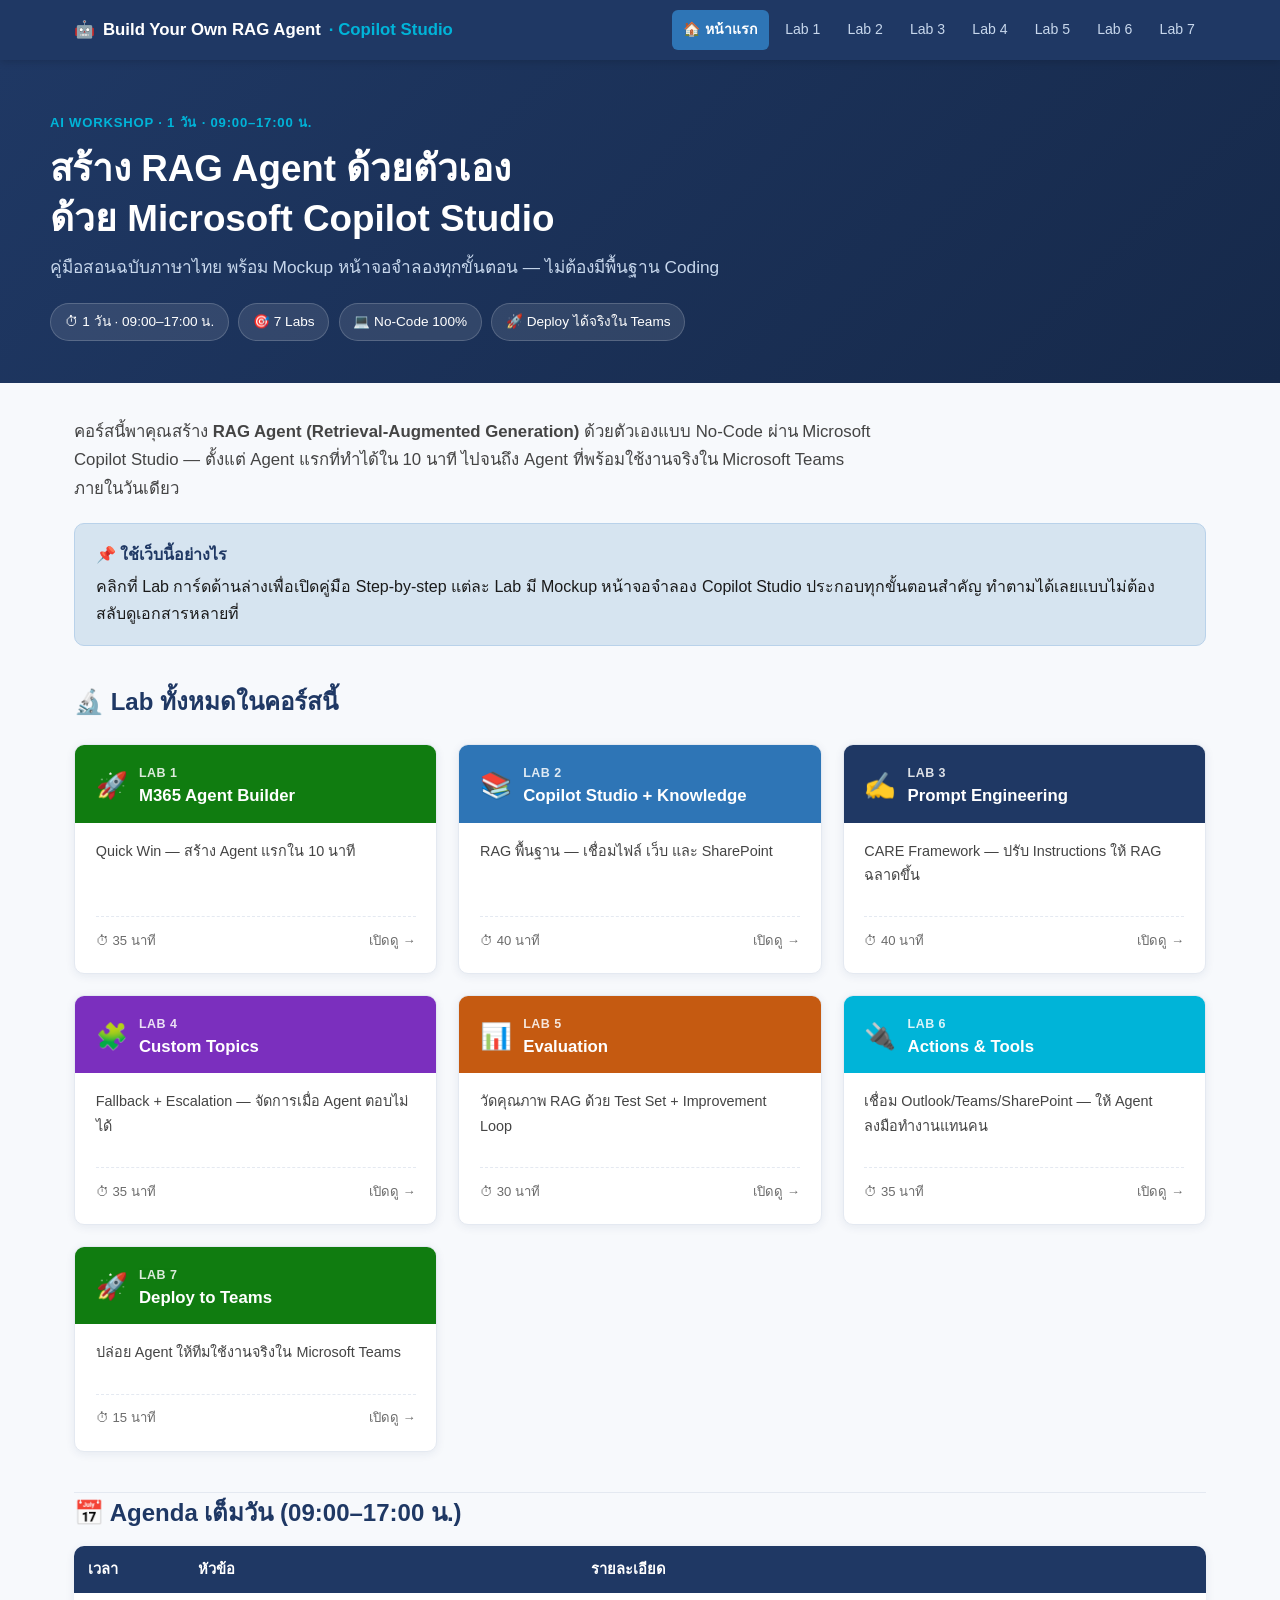
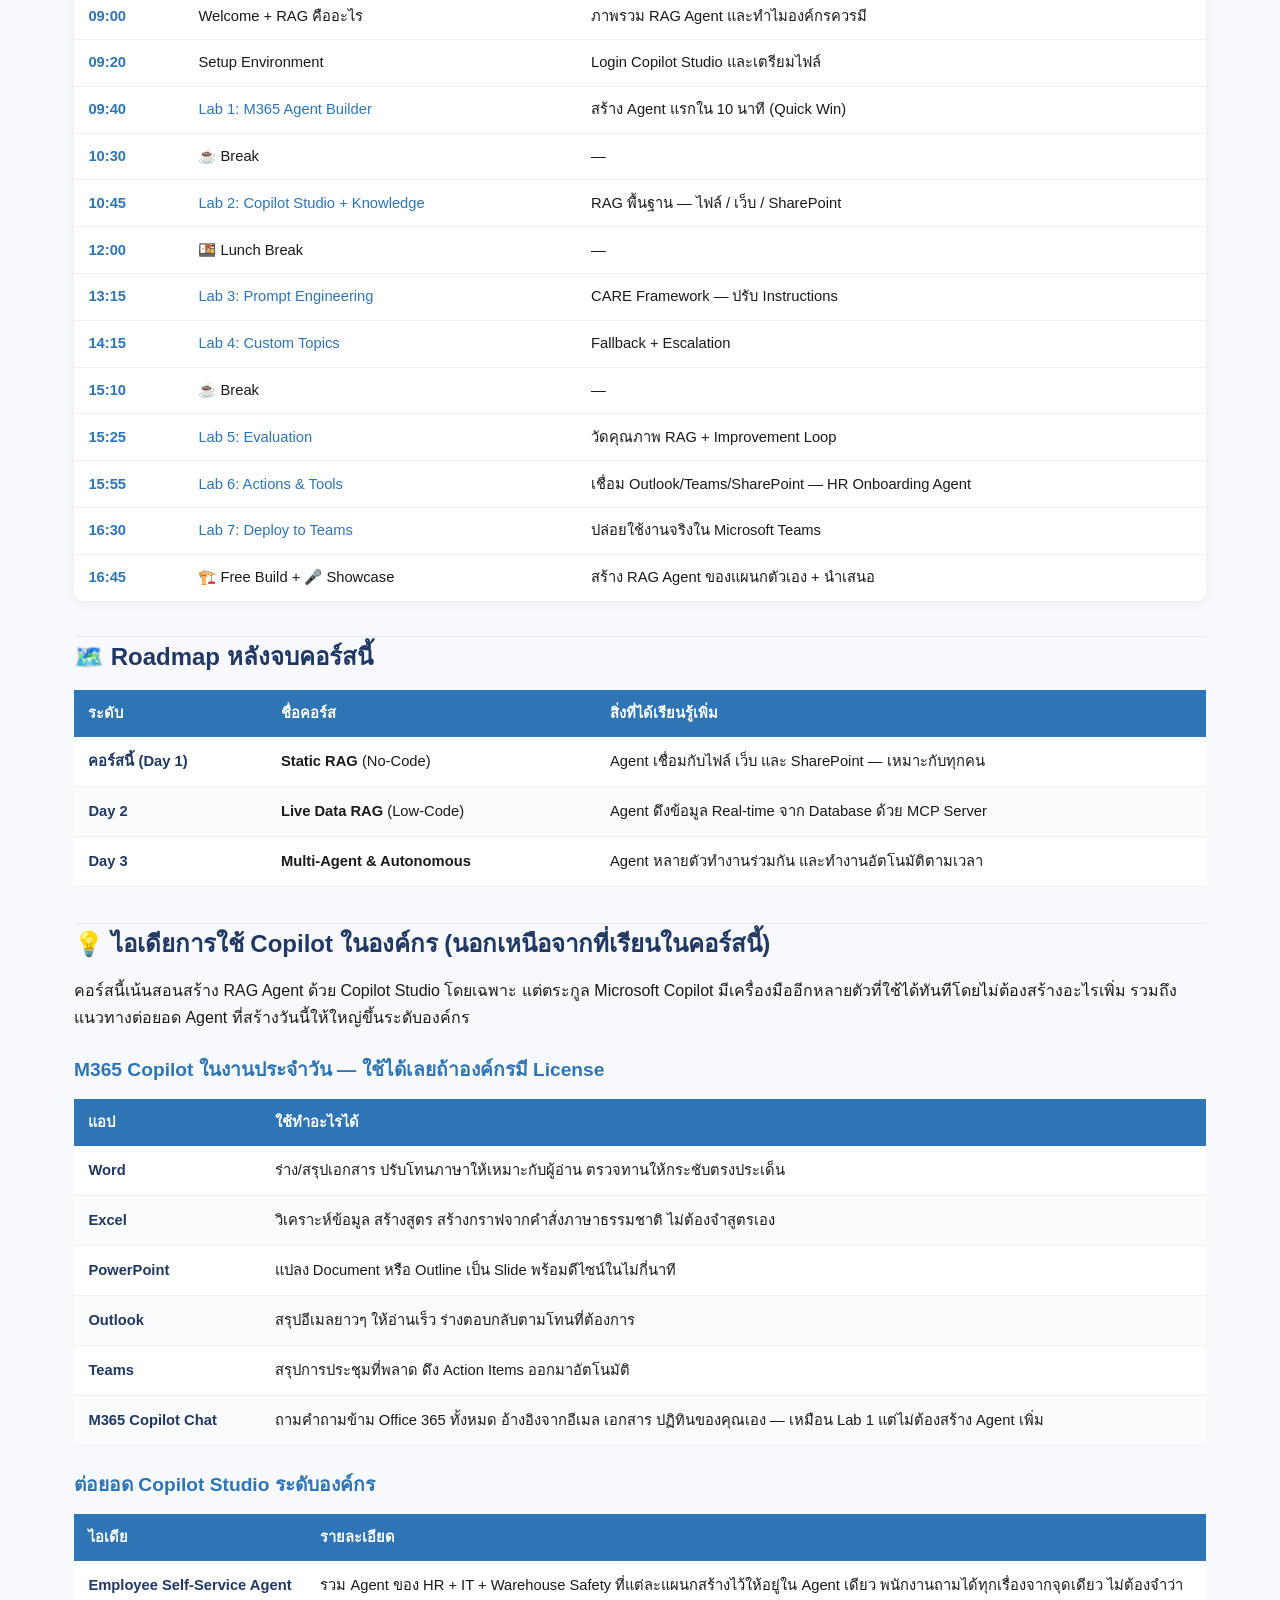
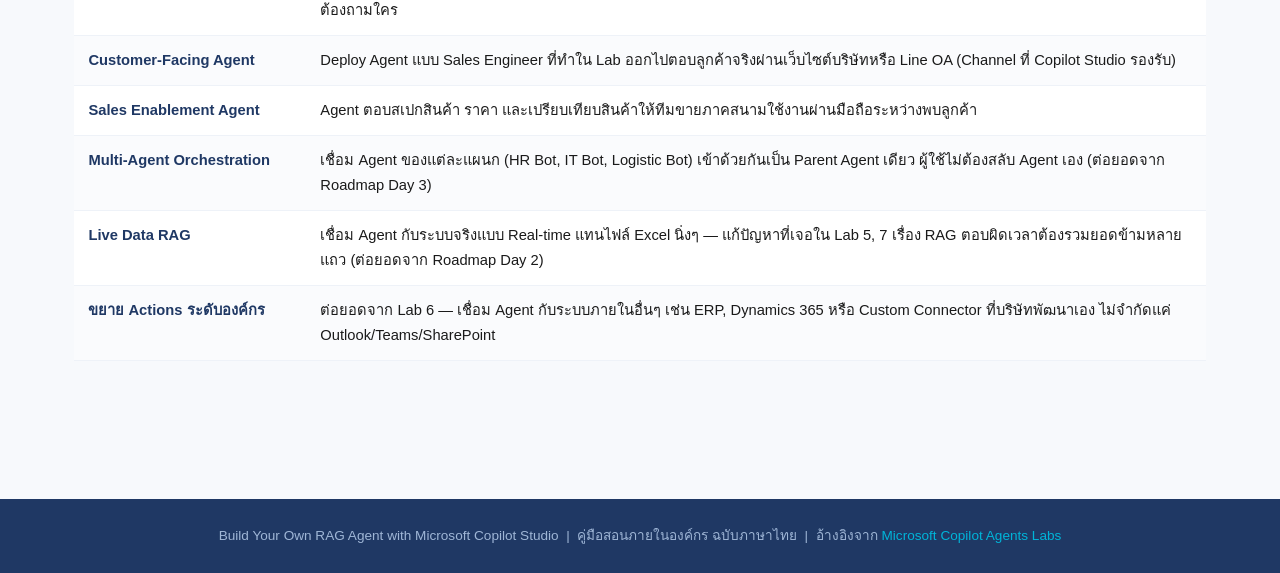
<file: website/index.html>
<!DOCTYPE html>
<html lang="th">
<head>
<meta charset="UTF-8">
<meta name="viewport" content="width=device-width, initial-scale=1.0">
<title>Build Your Own RAG Agent — คอร์สอบรม 1 วัน</title>
<link rel="stylesheet" href="assets/style.css">
</head>
<body>
<nav class="topnav"><div class="topnav-inner">
  <div class="topnav-brand"><span>🤖</span> Build Your Own RAG Agent<span class="dot"> · Copilot Studio</span></div>
  <div class="topnav-links"><a href="index.html" class="active">🏠 หน้าแรก</a><a href="lab1.html">Lab 1</a><a href="lab2.html">Lab 2</a><a href="lab3.html">Lab 3</a><a href="lab4.html">Lab 4</a><a href="lab5.html">Lab 5</a><a href="lab6.html">Lab 6</a><a href="lab7.html">Lab 7</a></div>
</div></nav>
<header class="hero"><div class="hero-inner">
    <span class="hero-eyebrow">AI WORKSHOP · 1 วัน · 09:00–17:00 น.</span>
    <h1>สร้าง RAG Agent ด้วยตัวเอง<br>ด้วย Microsoft Copilot Studio</h1>
    <p class="lead">คู่มือสอนฉบับภาษาไทย พร้อม Mockup หน้าจอจำลองทุกขั้นตอน — ไม่ต้องมีพื้นฐาน Coding</p>
    <div class="hero-meta"><span class="hero-pill">⏱ 1 วัน · 09:00–17:00 น.</span><span class="hero-pill">🎯 7 Labs</span><span class="hero-pill">💻 No-Code 100%</span><span class="hero-pill">🚀 Deploy ได้จริงใน Teams</span></div>
  </div></header>
<div class="page-wrap" style="grid-template-columns: 1fr;"><div class="content">
    <p class="intro-lead">คอร์สนี้พาคุณสร้าง <strong>RAG Agent (Retrieval-Augmented Generation)</strong> ด้วยตัวเองแบบ No-Code ผ่าน Microsoft Copilot Studio — ตั้งแต่ Agent แรกที่ทำได้ใน 10 นาที ไปจนถึง Agent ที่พร้อมใช้งานจริงใน Microsoft Teams ภายในวันเดียว</p>

    <div class="box box-note">
    <div class="box-title">📌 ใช้เว็บนี้อย่างไร</div>
    <p>คลิกที่ Lab การ์ดด้านล่างเพื่อเปิดคู่มือ Step-by-step แต่ละ Lab มี Mockup หน้าจอจำลอง Copilot Studio ประกอบทุกขั้นตอนสำคัญ ทำตามได้เลยแบบไม่ต้องสลับดูเอกสารหลายที่</p>
  </div>

    <h2 id="labs">🔬 Lab ทั้งหมดในคอร์สนี้</h2>
    <div class="lab-grid">
    <a href="lab1.html" class="lab-card">
      <div class="lab-card-head" style="background:#107C10">
        <span class="icon">🚀</span>
        <div><div class="num">Lab 1</div><h3>M365 Agent Builder</h3></div>
      </div>
      <div class="lab-card-body">
        <p>Quick Win — สร้าง Agent แรกใน 10 นาที</p>
        <div class="lab-card-foot"><span>⏱ 35 นาที</span><span>เปิดดู →</span></div>
      </div>
    </a>
    <a href="lab2.html" class="lab-card">
      <div class="lab-card-head" style="background:#2E75B6">
        <span class="icon">📚</span>
        <div><div class="num">Lab 2</div><h3>Copilot Studio + Knowledge</h3></div>
      </div>
      <div class="lab-card-body">
        <p>RAG พื้นฐาน — เชื่อมไฟล์ เว็บ และ SharePoint</p>
        <div class="lab-card-foot"><span>⏱ 40 นาที</span><span>เปิดดู →</span></div>
      </div>
    </a>
    <a href="lab3.html" class="lab-card">
      <div class="lab-card-head" style="background:#1F3864">
        <span class="icon">✍️</span>
        <div><div class="num">Lab 3</div><h3>Prompt Engineering</h3></div>
      </div>
      <div class="lab-card-body">
        <p>CARE Framework — ปรับ Instructions ให้ RAG ฉลาดขึ้น</p>
        <div class="lab-card-foot"><span>⏱ 40 นาที</span><span>เปิดดู →</span></div>
      </div>
    </a>
    <a href="lab4.html" class="lab-card">
      <div class="lab-card-head" style="background:#7B2FBE">
        <span class="icon">🧩</span>
        <div><div class="num">Lab 4</div><h3>Custom Topics</h3></div>
      </div>
      <div class="lab-card-body">
        <p>Fallback + Escalation — จัดการเมื่อ Agent ตอบไม่ได้</p>
        <div class="lab-card-foot"><span>⏱ 35 นาที</span><span>เปิดดู →</span></div>
      </div>
    </a>
    <a href="lab5.html" class="lab-card">
      <div class="lab-card-head" style="background:#C55A11">
        <span class="icon">📊</span>
        <div><div class="num">Lab 5</div><h3>Evaluation</h3></div>
      </div>
      <div class="lab-card-body">
        <p>วัดคุณภาพ RAG ด้วย Test Set + Improvement Loop</p>
        <div class="lab-card-foot"><span>⏱ 30 นาที</span><span>เปิดดู →</span></div>
      </div>
    </a>
    <a href="lab6.html" class="lab-card">
      <div class="lab-card-head" style="background:#00B4D8">
        <span class="icon">🔌</span>
        <div><div class="num">Lab 6</div><h3>Actions & Tools</h3></div>
      </div>
      <div class="lab-card-body">
        <p>เชื่อม Outlook/Teams/SharePoint — ให้ Agent ลงมือทำงานแทนคน</p>
        <div class="lab-card-foot"><span>⏱ 35 นาที</span><span>เปิดดู →</span></div>
      </div>
    </a>
    <a href="lab7.html" class="lab-card">
      <div class="lab-card-head" style="background:#107C10">
        <span class="icon">🚀</span>
        <div><div class="num">Lab 7</div><h3>Deploy to Teams</h3></div>
      </div>
      <div class="lab-card-body">
        <p>ปล่อย Agent ให้ทีมใช้งานจริงใน Microsoft Teams</p>
        <div class="lab-card-foot"><span>⏱ 15 นาที</span><span>เปิดดู →</span></div>
      </div>
    </a></div>

    <h2 id="agenda">📅 Agenda เต็มวัน (09:00–17:00 น.)</h2>
    <table class="agenda-table"><thead><tr><th>เวลา</th><th>หัวข้อ</th><th>รายละเอียด</th></tr></thead>
    <tbody><tr><td class="time">09:00</td><td>Welcome + RAG คืออะไร</td><td>ภาพรวม RAG Agent และทำไมองค์กรควรมี</td></tr><tr><td class="time">09:20</td><td>Setup Environment</td><td>Login Copilot Studio และเตรียมไฟล์</td></tr><tr><td class="time">09:40</td><td><a href="lab1.html">Lab 1: M365 Agent Builder</a></td><td>สร้าง Agent แรกใน 10 นาที (Quick Win)</td></tr><tr><td class="time">10:30</td><td>☕ Break</td><td>—</td></tr><tr><td class="time">10:45</td><td><a href="lab2.html">Lab 2: Copilot Studio + Knowledge</a></td><td>RAG พื้นฐาน — ไฟล์ / เว็บ / SharePoint</td></tr><tr><td class="time">12:00</td><td>🍱 Lunch Break</td><td>—</td></tr><tr><td class="time">13:15</td><td><a href="lab3.html">Lab 3: Prompt Engineering</a></td><td>CARE Framework — ปรับ Instructions</td></tr><tr><td class="time">14:15</td><td><a href="lab4.html">Lab 4: Custom Topics</a></td><td>Fallback + Escalation</td></tr><tr><td class="time">15:10</td><td>☕ Break</td><td>—</td></tr><tr><td class="time">15:25</td><td><a href="lab5.html">Lab 5: Evaluation</a></td><td>วัดคุณภาพ RAG + Improvement Loop</td></tr><tr><td class="time">15:55</td><td><a href="lab6.html">Lab 6: Actions & Tools</a></td><td>เชื่อม Outlook/Teams/SharePoint — HR Onboarding Agent</td></tr><tr><td class="time">16:30</td><td><a href="lab7.html">Lab 7: Deploy to Teams</a></td><td>ปล่อยใช้งานจริงใน Microsoft Teams</td></tr><tr><td class="time">16:45</td><td>🏗️ Free Build + 🎤 Showcase</td><td>สร้าง RAG Agent ของแผนกตัวเอง + นำเสนอ</td></tr></tbody>
  </table>

    <h2 id="roadmap">🗺️ Roadmap หลังจบคอร์สนี้</h2>
    <table class="concept-table">
      <thead><tr><th>ระดับ</th><th>ชื่อคอร์ส</th><th>สิ่งที่ได้เรียนรู้เพิ่ม</th></tr></thead>
      <tbody>
        <tr><td class="term">คอร์สนี้ (Day 1)</td><td><strong>Static RAG</strong> (No-Code)</td><td>Agent เชื่อมกับไฟล์ เว็บ และ SharePoint — เหมาะกับทุกคน</td></tr>
        <tr><td class="term">Day 2</td><td><strong>Live Data RAG</strong> (Low-Code)</td><td>Agent ดึงข้อมูล Real-time จาก Database ด้วย MCP Server</td></tr>
        <tr><td class="term">Day 3</td><td><strong>Multi-Agent & Autonomous</strong></td><td>Agent หลายตัวทำงานร่วมกัน และทำงานอัตโนมัติตามเวลา</td></tr>
      </tbody>
    </table>

    <h2 id="ideas">💡 ไอเดียการใช้ Copilot ในองค์กร (นอกเหนือจากที่เรียนในคอร์สนี้)</h2>
    <p>คอร์สนี้เน้นสอนสร้าง RAG Agent ด้วย Copilot Studio โดยเฉพาะ แต่ตระกูล Microsoft Copilot มีเครื่องมืออีกหลายตัวที่ใช้ได้ทันทีโดยไม่ต้องสร้างอะไรเพิ่ม รวมถึงแนวทางต่อยอด Agent ที่สร้างวันนี้ให้ใหญ่ขึ้นระดับองค์กร</p>

    <h3>M365 Copilot ในงานประจำวัน — ใช้ได้เลยถ้าองค์กรมี License</h3>
    <table class="concept-table">
      <thead><tr><th>แอป</th><th>ใช้ทำอะไรได้</th></tr></thead>
      <tbody>
        <tr><td class="term">Word</td><td>ร่าง/สรุปเอกสาร ปรับโทนภาษาให้เหมาะกับผู้อ่าน ตรวจทานให้กระชับตรงประเด็น</td></tr>
        <tr><td class="term">Excel</td><td>วิเคราะห์ข้อมูล สร้างสูตร สร้างกราฟจากคำสั่งภาษาธรรมชาติ ไม่ต้องจำสูตรเอง</td></tr>
        <tr><td class="term">PowerPoint</td><td>แปลง Document หรือ Outline เป็น Slide พร้อมดีไซน์ในไม่กี่นาที</td></tr>
        <tr><td class="term">Outlook</td><td>สรุปอีเมลยาวๆ ให้อ่านเร็ว ร่างตอบกลับตามโทนที่ต้องการ</td></tr>
        <tr><td class="term">Teams</td><td>สรุปการประชุมที่พลาด ดึง Action Items ออกมาอัตโนมัติ</td></tr>
        <tr><td class="term">M365 Copilot Chat</td><td>ถามคำถามข้าม Office 365 ทั้งหมด อ้างอิงจากอีเมล เอกสาร ปฏิทินของคุณเอง — เหมือน Lab 1 แต่ไม่ต้องสร้าง Agent เพิ่ม</td></tr>
      </tbody>
    </table>

    <h3>ต่อยอด Copilot Studio ระดับองค์กร</h3>
    <table class="concept-table">
      <thead><tr><th>ไอเดีย</th><th>รายละเอียด</th></tr></thead>
      <tbody>
        <tr><td class="term">Employee Self-Service Agent</td><td>รวม Agent ของ HR + IT + Warehouse Safety ที่แต่ละแผนกสร้างไว้ให้อยู่ใน Agent เดียว พนักงานถามได้ทุกเรื่องจากจุดเดียว ไม่ต้องจำว่าต้องถามใคร</td></tr>
        <tr><td class="term">Customer-Facing Agent</td><td>Deploy Agent แบบ Sales Engineer ที่ทำใน Lab ออกไปตอบลูกค้าจริงผ่านเว็บไซต์บริษัทหรือ Line OA (Channel ที่ Copilot Studio รองรับ)</td></tr>
        <tr><td class="term">Sales Enablement Agent</td><td>Agent ตอบสเปกสินค้า ราคา และเปรียบเทียบสินค้าให้ทีมขายภาคสนามใช้งานผ่านมือถือระหว่างพบลูกค้า</td></tr>
        <tr><td class="term">Multi-Agent Orchestration</td><td>เชื่อม Agent ของแต่ละแผนก (HR Bot, IT Bot, Logistic Bot) เข้าด้วยกันเป็น Parent Agent เดียว ผู้ใช้ไม่ต้องสลับ Agent เอง (ต่อยอดจาก Roadmap Day 3)</td></tr>
        <tr><td class="term">Live Data RAG</td><td>เชื่อม Agent กับระบบจริงแบบ Real-time แทนไฟล์ Excel นิ่งๆ — แก้ปัญหาที่เจอใน Lab 5, 7 เรื่อง RAG ตอบผิดเวลาต้องรวมยอดข้ามหลายแถว (ต่อยอดจาก Roadmap Day 2)</td></tr>
        <tr><td class="term">ขยาย Actions ระดับองค์กร</td><td>ต่อยอดจาก Lab 6 — เชื่อม Agent กับระบบภายในอื่นๆ เช่น ERP, Dynamics 365 หรือ Custom Connector ที่บริษัทพัฒนาเอง ไม่จำกัดแค่ Outlook/Teams/SharePoint</td></tr>
      </tbody>
    </table>
  </div></div>
<footer class="site-footer">
  Build Your Own RAG Agent with Microsoft Copilot Studio &nbsp;|&nbsp; คู่มือสอนภายในองค์กร ฉบับภาษาไทย &nbsp;|&nbsp; อ้างอิงจาก <a href="https://microsoft.github.io/mcs-labs/" target="_blank">Microsoft Copilot Agents Labs</a>
</footer>
<script>
function copyPromptBox(btn) {
  var pre = btn.closest('.prompt-box').querySelector('.prompt-box-text');
  var text = pre.innerText;
  function done() {
    var original = btn.textContent;
    btn.textContent = '✓ คัดลอกแล้ว';
    btn.classList.add('copied');
    setTimeout(function () {
      btn.textContent = original;
      btn.classList.remove('copied');
    }, 1500);
  }
  if (navigator.clipboard && navigator.clipboard.writeText) {
    navigator.clipboard.writeText(text).then(done).catch(function () { fallbackCopyPrompt(text, done); });
  } else {
    fallbackCopyPrompt(text, done);
  }
}
function fallbackCopyPrompt(text, cb) {
  var ta = document.createElement('textarea');
  ta.value = text;
  ta.style.position = 'fixed';
  ta.style.opacity = '0';
  document.body.appendChild(ta);
  ta.select();
  try { document.execCommand('copy'); } catch (e) {}
  document.body.removeChild(ta);
  if (cb) cb();
}
</script>
</body>
</html>
</file>
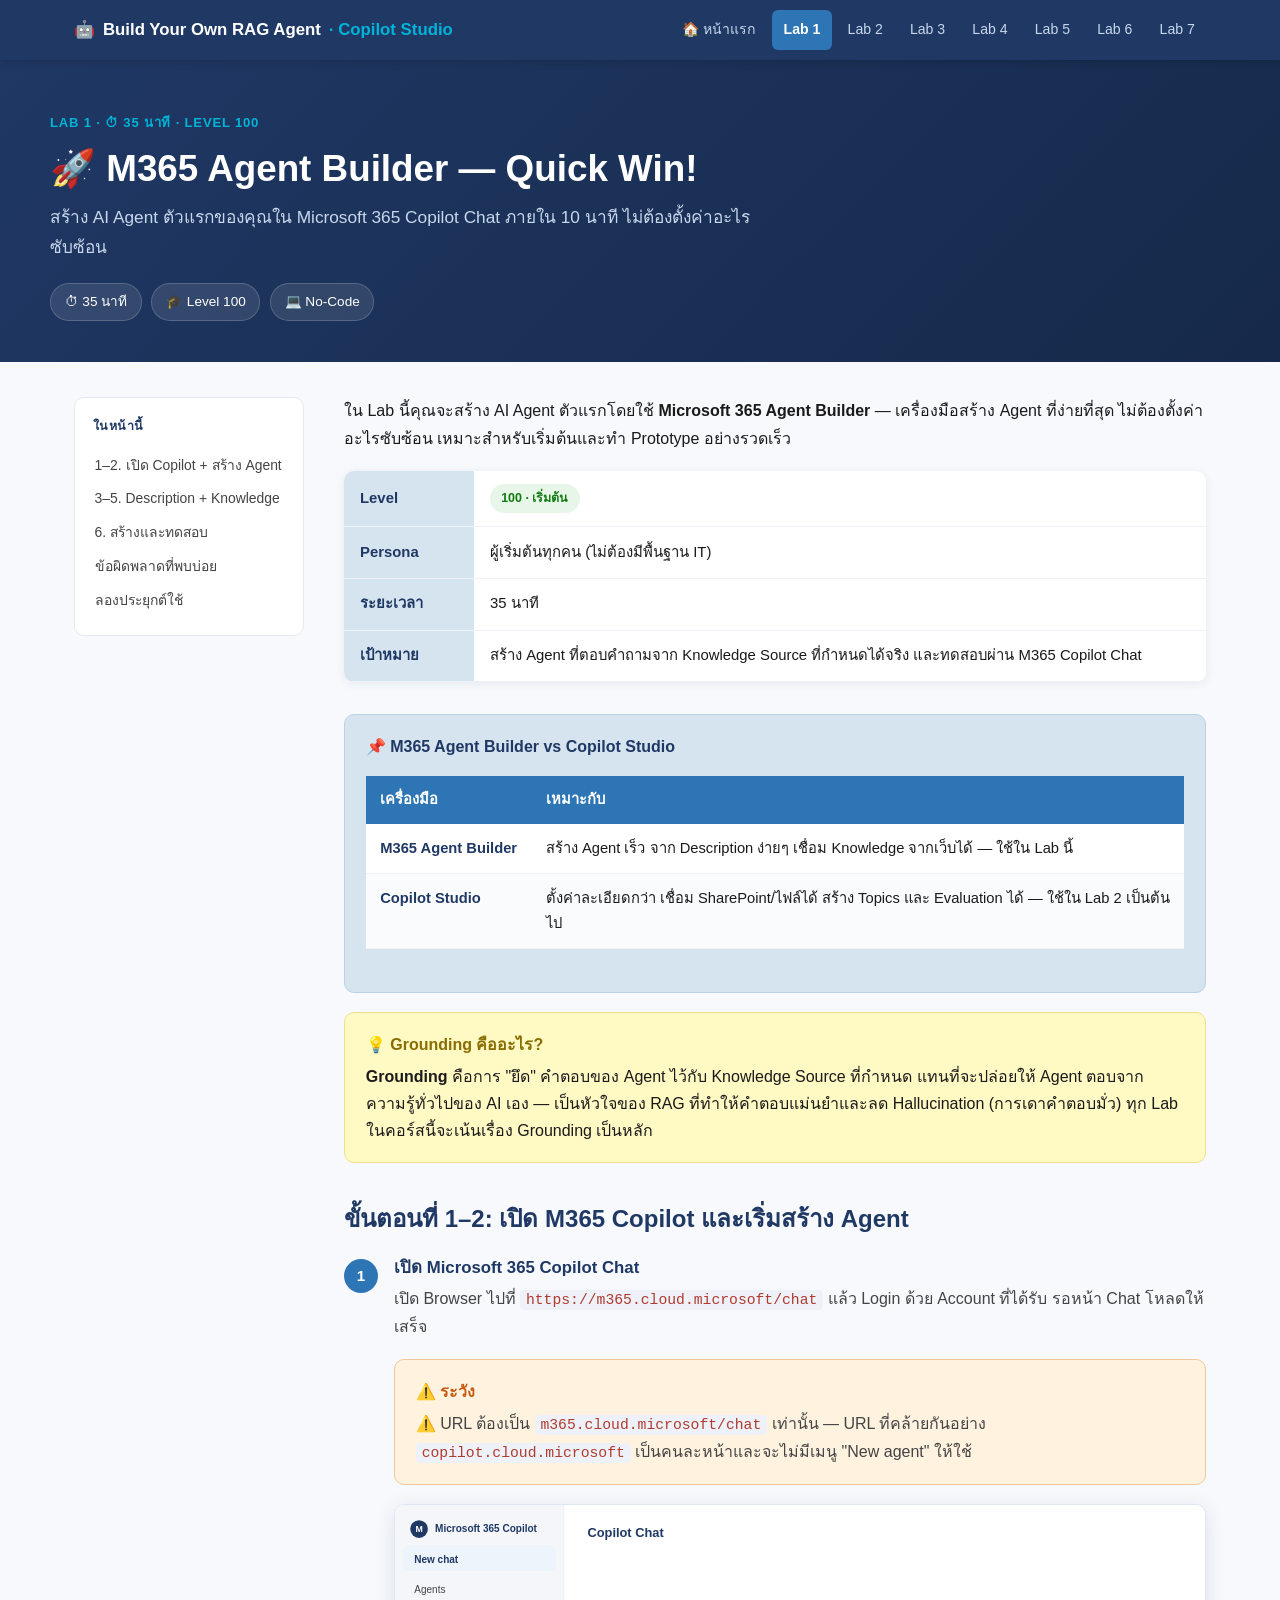
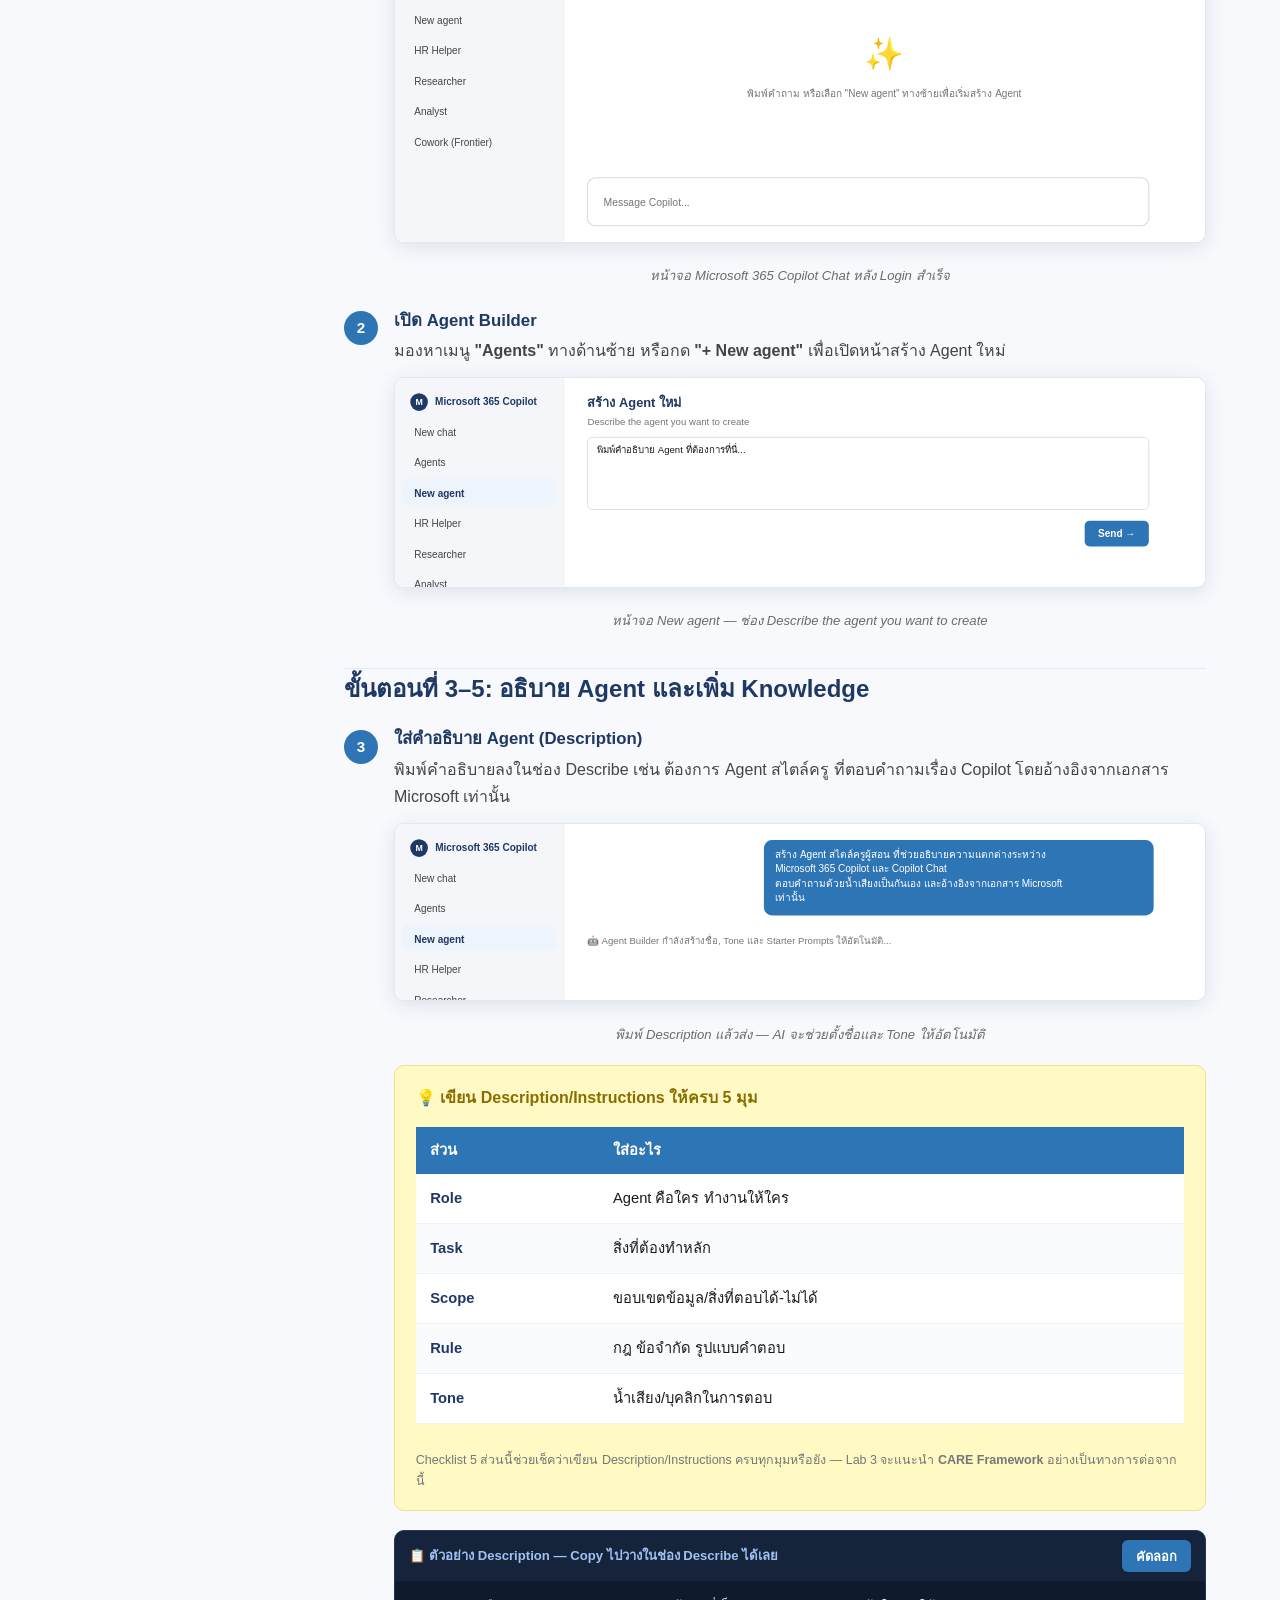
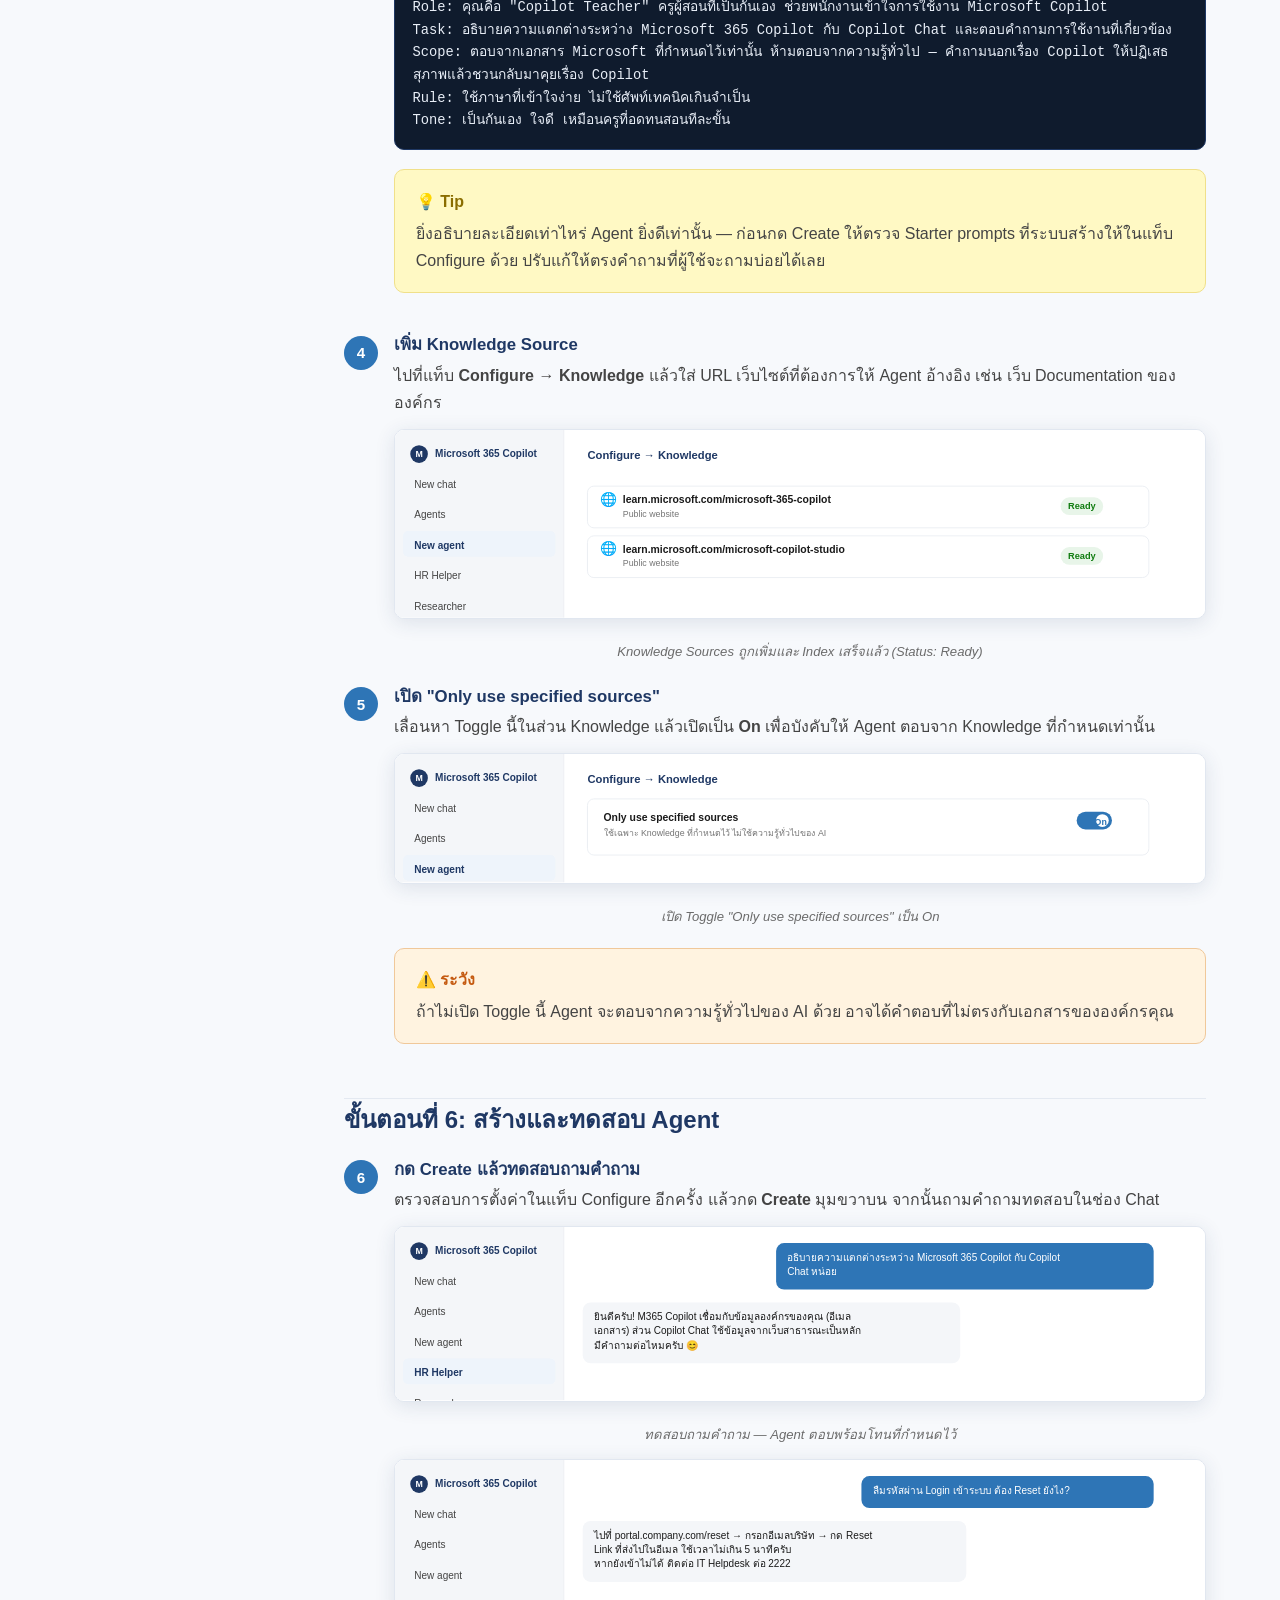
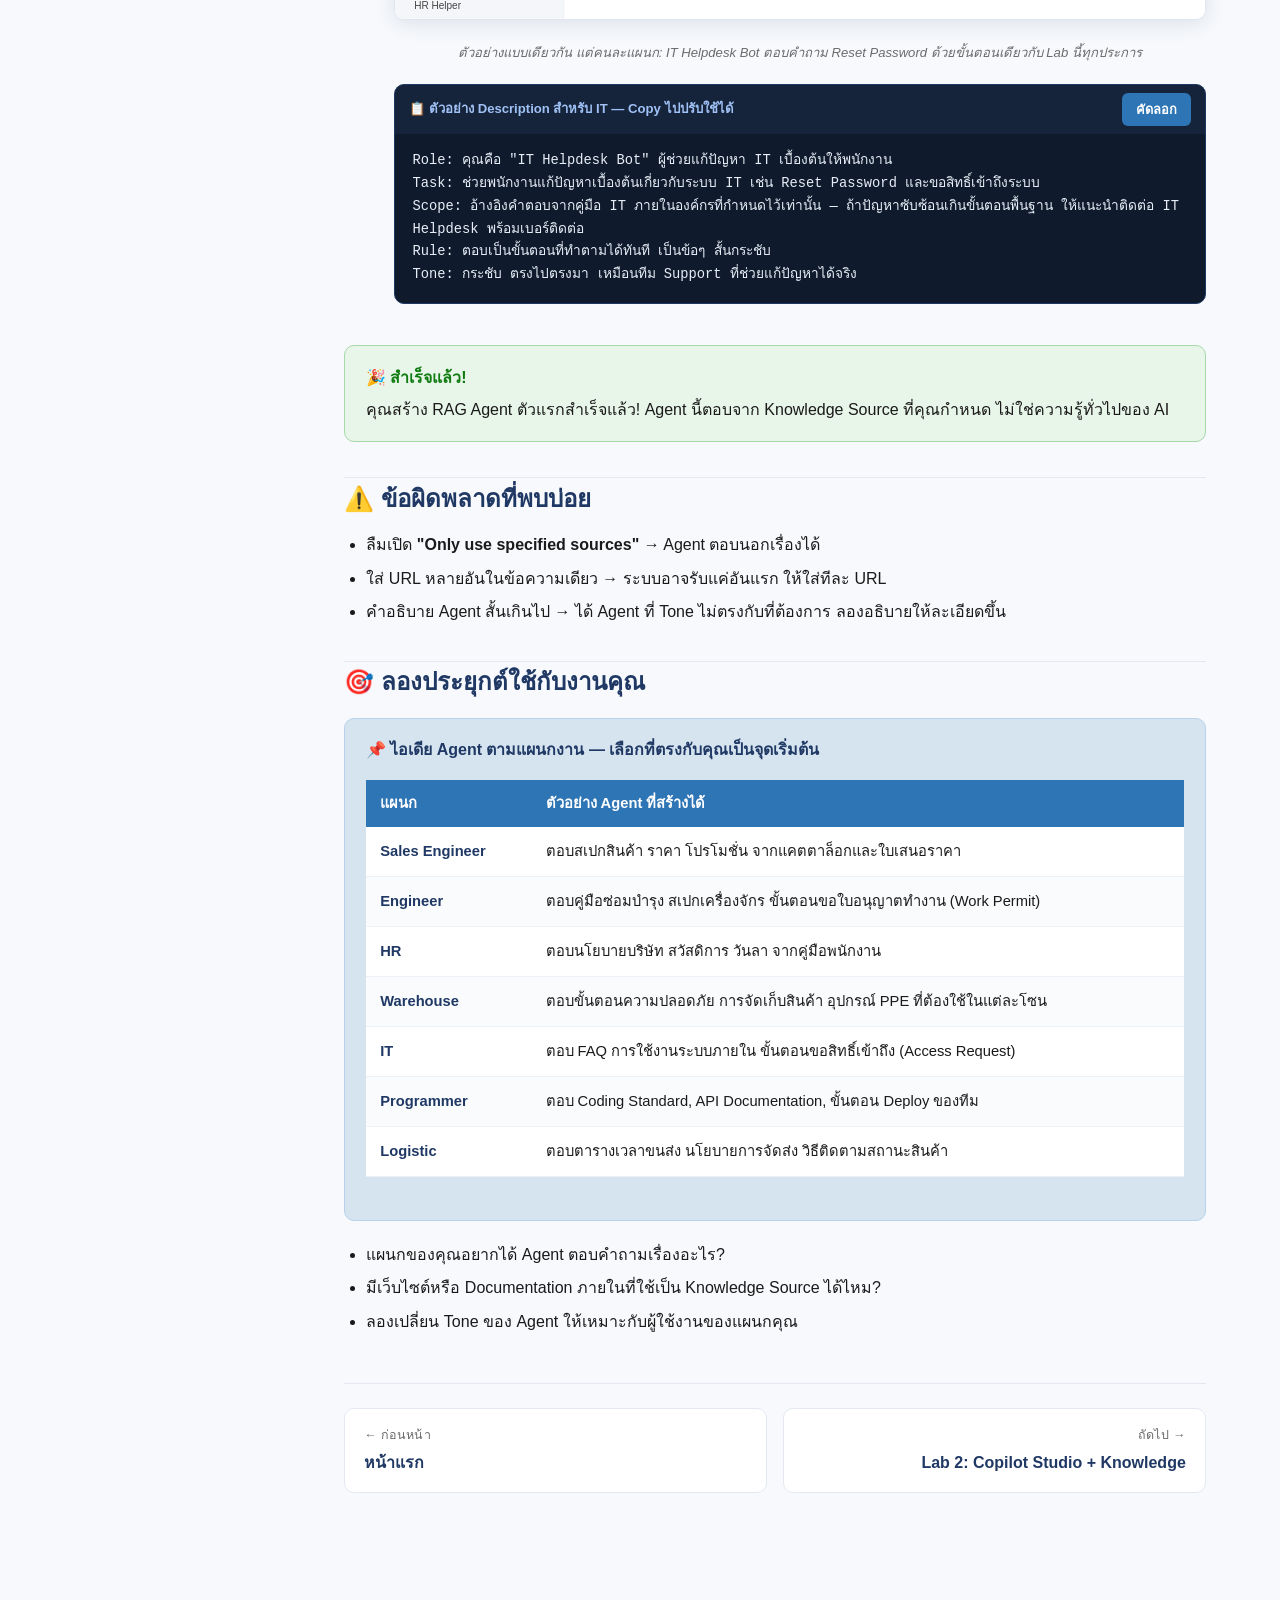
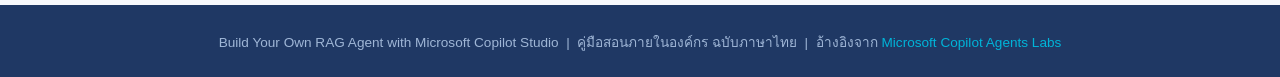
<file: website/lab1.html>
<!DOCTYPE html>
<html lang="th">
<head>
<meta charset="UTF-8">
<meta name="viewport" content="width=device-width, initial-scale=1.0">
<title>Lab 1: M365 Agent Builder — RAG Course</title>
<link rel="stylesheet" href="assets/style.css">
</head>
<body>
<nav class="topnav"><div class="topnav-inner">
  <div class="topnav-brand"><span>🤖</span> Build Your Own RAG Agent<span class="dot"> · Copilot Studio</span></div>
  <div class="topnav-links"><a href="index.html">🏠 หน้าแรก</a><a href="lab1.html" class="active">Lab 1</a><a href="lab2.html">Lab 2</a><a href="lab3.html">Lab 3</a><a href="lab4.html">Lab 4</a><a href="lab5.html">Lab 5</a><a href="lab6.html">Lab 6</a><a href="lab7.html">Lab 7</a></div>
</div></nav>
<header class="hero"><div class="hero-inner">
    <span class="hero-eyebrow">LAB 1 · ⏱ 35 นาที · Level 100</span>
    <h1>🚀 M365 Agent Builder — Quick Win!</h1>
    <p class="lead">สร้าง AI Agent ตัวแรกของคุณใน Microsoft 365 Copilot Chat ภายใน 10 นาที ไม่ต้องตั้งค่าอะไรซับซ้อน</p>
    <div class="hero-meta"><span class="hero-pill">⏱ 35 นาที</span><span class="hero-pill">🎓 Level 100</span><span class="hero-pill">💻 No-Code</span></div>
  </div></header>
<div class="page-wrap"><nav class="toc"><div class="toc-title">ในหน้านี้</div>
    <a href="#step1">1–2. เปิด Copilot + สร้าง Agent</a><a href="#step3">3–5. Description + Knowledge</a><a href="#step6">6. สร้างและทดสอบ</a><a href="#mistakes">ข้อผิดพลาดที่พบบ่อย</a><a href="#challenge">ลองประยุกต์ใช้</a>
  </nav><div class="content">
    <p>ใน Lab นี้คุณจะสร้าง AI Agent ตัวแรกโดยใช้ <strong>Microsoft 365 Agent Builder</strong> — เครื่องมือสร้าง Agent ที่ง่ายที่สุด ไม่ต้องตั้งค่าอะไรซับซ้อน เหมาะสำหรับเริ่มต้นและทำ Prototype อย่างรวดเร็ว</p>

    <table class="meta-table"><tbody>
    <tr><th>Level</th><td><span class="badge badge-green">100 · เริ่มต้น</span></td></tr><tr><th>Persona</th><td>ผู้เริ่มต้นทุกคน (ไม่ต้องมีพื้นฐาน IT)</td></tr><tr><th>ระยะเวลา</th><td>35 นาที</td></tr><tr><th>เป้าหมาย</th><td>สร้าง Agent ที่ตอบคำถามจาก Knowledge Source ที่กำหนดได้จริง และทดสอบผ่าน M365 Copilot Chat</td></tr>
  </tbody></table>

    <div class="box box-note">
    <div class="box-title">📌 M365 Agent Builder vs Copilot Studio</div>
    
      <table class="concept-table">
    <thead><tr><th>เครื่องมือ</th><th>เหมาะกับ</th></tr></thead>
    <tbody><tr><td class="term">M365 Agent Builder</td><td>สร้าง Agent เร็ว จาก Description ง่ายๆ เชื่อม Knowledge จากเว็บได้ — ใช้ใน Lab นี้</td></tr><tr><td class="term">Copilot Studio</td><td>ตั้งค่าละเอียดกว่า เชื่อม SharePoint/ไฟล์ได้ สร้าง Topics และ Evaluation ได้ — ใช้ใน Lab 2 เป็นต้นไป</td></tr></tbody>
  </table>
    
  </div>

    <div class="box box-tip">
    <div class="box-title">💡 Grounding คืออะไร?</div>
    
      <p><strong>Grounding</strong> คือการ "ยึด" คำตอบของ Agent ไว้กับ Knowledge Source ที่กำหนด แทนที่จะปล่อยให้ Agent ตอบจากความรู้ทั่วไปของ AI เอง — เป็นหัวใจของ RAG ที่ทำให้คำตอบแม่นยำและลด Hallucination (การเดาคำตอบมั่ว) ทุก Lab ในคอร์สนี้จะเน้นเรื่อง Grounding เป็นหลัก</p>
    
  </div>

    <h2 id="step1">ขั้นตอนที่ 1–2: เปิด M365 Copilot และเริ่มสร้าง Agent</h2>
    <div class="step">
    <div class="step-num">1</div>
    <div class="step-body"><h4>เปิด Microsoft 365 Copilot Chat</h4>
      <p>เปิด Browser ไปที่ <code>https://m365.cloud.microsoft/chat</code> แล้ว Login ด้วย Account ที่ได้รับ รอหน้า Chat โหลดให้เสร็จ</p>
      <div class="box box-warn">
    <div class="box-title">⚠️ ระวัง</div>
    <p>⚠️ URL ต้องเป็น <code>m365.cloud.microsoft/chat</code> เท่านั้น — URL ที่คล้ายกันอย่าง <code>copilot.cloud.microsoft</code> เป็นคนละหน้าและจะไม่มีเมนู "New agent" ให้ใช้</p>
  </div>
      <div class="mockup"><svg viewBox="0 0 1010 420" xmlns="http://www.w3.org/2000/svg" font-family="Segoe UI, Tahoma, sans-serif">
    <rect width="1010" height="420" fill="#FFFFFF"/>
    <rect width="210" height="420" fill="#F4F6F9"/>
    <rect x="210" width="1" height="420" fill="#E8EBF0"/>
    <circle cx="30" cy="30" r="11" fill="#1F3864"/>
    <text x="30" y="34" font-size="11" fill="#FFFFFF" text-anchor="middle" font-weight="700">M</text>
    <text x="50" y="34" font-family="Segoe UI, Tahoma, sans-serif" font-size="12.5" font-weight="700" fill="#1F3864" text-anchor="start" style="">Microsoft 365 Copilot</text>
    <rect x="10" y="50" width="190" height="32" rx="6" ry="6" fill="#EEF4FB" stroke="none" stroke-width="1"/>
      <text x="24" y="72" font-family="Segoe UI, Tahoma, sans-serif" font-size="12.5" font-weight="700" fill="#1F3864" text-anchor="start" style="">New chat</text>
      <text x="24" y="110" font-family="Segoe UI, Tahoma, sans-serif" font-size="12.5" font-weight="400" fill="#444444" text-anchor="start" style="">Agents</text>
      <text x="24" y="148" font-family="Segoe UI, Tahoma, sans-serif" font-size="12.5" font-weight="400" fill="#444444" text-anchor="start" style="">New agent</text>
      <text x="24" y="186" font-family="Segoe UI, Tahoma, sans-serif" font-size="12.5" font-weight="400" fill="#444444" text-anchor="start" style="">HR Helper</text>
      <text x="24" y="224" font-family="Segoe UI, Tahoma, sans-serif" font-size="12.5" font-weight="400" fill="#444444" text-anchor="start" style="">Researcher</text>
      <text x="24" y="262" font-family="Segoe UI, Tahoma, sans-serif" font-size="12.5" font-weight="400" fill="#444444" text-anchor="start" style="">Analyst</text>
      <text x="24" y="300" font-family="Segoe UI, Tahoma, sans-serif" font-size="12.5" font-weight="400" fill="#444444" text-anchor="start" style="">Cowork (Frontier)</text>
    <g transform="translate(210, 0)">
    <text x="30" y="40" font-family="Segoe UI, Tahoma, sans-serif" font-size="16" font-weight="700" fill="#1F3864" text-anchor="start" style="">Copilot Chat</text>
    <rect x="30" y="340" width="700" height="60" rx="10" ry="10" fill="#FFFFFF" stroke="#D6D9E0" stroke-width="1.3"/>
    <text x="50" y="375" font-family="Segoe UI, Tahoma, sans-serif" font-size="13" font-weight="400" fill="#767676" text-anchor="start" style="">Message Copilot...</text>
    <text x="400" y="200" font-family="Segoe UI, Tahoma, sans-serif" font-size="40" font-weight="400" fill="#1A1A1A" text-anchor="middle" style="">✨</text>
    <text x="400" y="240" font-family="Segoe UI, Tahoma, sans-serif" font-size="12.5" font-weight="400" fill="#767676" text-anchor="middle" style="">พิมพ์คำถาม หรือเลือก "New agent" ทางซ้ายเพื่อเริ่มสร้าง Agent</text>
  </g>
  </svg></div><div class="mockup-caption">หน้าจอ Microsoft 365 Copilot Chat หลัง Login สำเร็จ</div>
    </div>
  </div>
    <div class="step">
    <div class="step-num">2</div>
    <div class="step-body"><h4>เปิด Agent Builder</h4>
      <p>มองหาเมนู <strong>"Agents"</strong> ทางด้านซ้าย หรือกด <strong>"+ New agent"</strong> เพื่อเปิดหน้าสร้าง Agent ใหม่</p>
      <div class="mockup"><svg viewBox="0 0 1010 260" xmlns="http://www.w3.org/2000/svg" font-family="Segoe UI, Tahoma, sans-serif">
    <rect width="1010" height="260" fill="#FFFFFF"/>
    <rect width="210" height="260" fill="#F4F6F9"/>
    <rect x="210" width="1" height="260" fill="#E8EBF0"/>
    <circle cx="30" cy="30" r="11" fill="#1F3864"/>
    <text x="30" y="34" font-size="11" fill="#FFFFFF" text-anchor="middle" font-weight="700">M</text>
    <text x="50" y="34" font-family="Segoe UI, Tahoma, sans-serif" font-size="12.5" font-weight="700" fill="#1F3864" text-anchor="start" style="">Microsoft 365 Copilot</text>
    
      <text x="24" y="72" font-family="Segoe UI, Tahoma, sans-serif" font-size="12.5" font-weight="400" fill="#444444" text-anchor="start" style="">New chat</text>
      <text x="24" y="110" font-family="Segoe UI, Tahoma, sans-serif" font-size="12.5" font-weight="400" fill="#444444" text-anchor="start" style="">Agents</text><rect x="10" y="126" width="190" height="32" rx="6" ry="6" fill="#EEF4FB" stroke="none" stroke-width="1"/>
      <text x="24" y="148" font-family="Segoe UI, Tahoma, sans-serif" font-size="12.5" font-weight="700" fill="#1F3864" text-anchor="start" style="">New agent</text>
      <text x="24" y="186" font-family="Segoe UI, Tahoma, sans-serif" font-size="12.5" font-weight="400" fill="#444444" text-anchor="start" style="">HR Helper</text>
      <text x="24" y="224" font-family="Segoe UI, Tahoma, sans-serif" font-size="12.5" font-weight="400" fill="#444444" text-anchor="start" style="">Researcher</text>
      <text x="24" y="262" font-family="Segoe UI, Tahoma, sans-serif" font-size="12.5" font-weight="400" fill="#444444" text-anchor="start" style="">Analyst</text>
      <text x="24" y="300" font-family="Segoe UI, Tahoma, sans-serif" font-size="12.5" font-weight="400" fill="#444444" text-anchor="start" style="">Cowork (Frontier)</text>
    <g transform="translate(210, 0)">
    <text x="30" y="36" font-family="Segoe UI, Tahoma, sans-serif" font-size="16" font-weight="700" fill="#1F3864" text-anchor="start" style="">สร้าง Agent ใหม่</text>
    <text x="30" y="58" font-family="Segoe UI, Tahoma, sans-serif" font-size="12" font-weight="400" fill="#767676" text-anchor="start" style="">Describe the agent you want to create</text>
    <rect x="30" y="74" width="700" height="90" rx="6" ry="6" fill="#FFFFFF" stroke="#D6D9E0" stroke-width="1"/><text x="42" y="94" font-family="Segoe UI, Tahoma, sans-serif" font-size="12" font-weight="400" fill="#1A1A1A"><tspan x="42" dy="0">พิมพ์คำอธิบาย Agent ที่ต้องการที่นี่...</tspan></text>
    <g><rect x="650" y="178" width="80" height="32" rx="6" ry="6" fill="#2E75B6" stroke="none" stroke-width="1.3"/><text x="690" y="198.5" font-family="Segoe UI, Tahoma, sans-serif" font-size="12.5" font-weight="600" fill="#FFFFFF" text-anchor="middle" style="">Send →</text></g>
  </g>
  </svg></div><div class="mockup-caption">หน้าจอ New agent — ช่อง Describe the agent you want to create</div>
    </div>
  </div>

    <h2 id="step3">ขั้นตอนที่ 3–5: อธิบาย Agent และเพิ่ม Knowledge</h2>
    <div class="step">
    <div class="step-num">3</div>
    <div class="step-body"><h4>ใส่คำอธิบาย Agent (Description)</h4>
      <p>พิมพ์คำอธิบายลงในช่อง Describe เช่น ต้องการ Agent สไตล์ครู ที่ตอบคำถามเรื่อง Copilot โดยอ้างอิงจากเอกสาร Microsoft เท่านั้น</p>
      <div class="mockup"><svg viewBox="0 0 1010 220" xmlns="http://www.w3.org/2000/svg" font-family="Segoe UI, Tahoma, sans-serif">
    <rect width="1010" height="220" fill="#FFFFFF"/>
    <rect width="210" height="220" fill="#F4F6F9"/>
    <rect x="210" width="1" height="220" fill="#E8EBF0"/>
    <circle cx="30" cy="30" r="11" fill="#1F3864"/>
    <text x="30" y="34" font-size="11" fill="#FFFFFF" text-anchor="middle" font-weight="700">M</text>
    <text x="50" y="34" font-family="Segoe UI, Tahoma, sans-serif" font-size="12.5" font-weight="700" fill="#1F3864" text-anchor="start" style="">Microsoft 365 Copilot</text>
    
      <text x="24" y="72" font-family="Segoe UI, Tahoma, sans-serif" font-size="12.5" font-weight="400" fill="#444444" text-anchor="start" style="">New chat</text>
      <text x="24" y="110" font-family="Segoe UI, Tahoma, sans-serif" font-size="12.5" font-weight="400" fill="#444444" text-anchor="start" style="">Agents</text><rect x="10" y="126" width="190" height="32" rx="6" ry="6" fill="#EEF4FB" stroke="none" stroke-width="1"/>
      <text x="24" y="148" font-family="Segoe UI, Tahoma, sans-serif" font-size="12.5" font-weight="700" fill="#1F3864" text-anchor="start" style="">New agent</text>
      <text x="24" y="186" font-family="Segoe UI, Tahoma, sans-serif" font-size="12.5" font-weight="400" fill="#444444" text-anchor="start" style="">HR Helper</text>
      <text x="24" y="224" font-family="Segoe UI, Tahoma, sans-serif" font-size="12.5" font-weight="400" fill="#444444" text-anchor="start" style="">Researcher</text>
      <text x="24" y="262" font-family="Segoe UI, Tahoma, sans-serif" font-size="12.5" font-weight="400" fill="#444444" text-anchor="start" style="">Analyst</text>
      <text x="24" y="300" font-family="Segoe UI, Tahoma, sans-serif" font-size="12.5" font-weight="400" fill="#444444" text-anchor="start" style="">Cowork (Frontier)</text>
    <g transform="translate(210, 0)"><rect x="250" y="20" width="486" height="94" rx="10" ry="10" fill="#2E75B6" stroke="none" stroke-width="1"/><text x="264" y="42" font-family="Segoe UI, Tahoma, sans-serif" font-size="12.5" font-weight="400" fill="#FFFFFF" text-anchor="start" style="">สร้าง Agent สไตล์ครูผู้สอน ที่ช่วยอธิบายความแตกต่างระหว่าง</text><text x="264" y="60" font-family="Segoe UI, Tahoma, sans-serif" font-size="12.5" font-weight="400" fill="#FFFFFF" text-anchor="start" style="">Microsoft 365 Copilot และ Copilot Chat</text><text x="264" y="78" font-family="Segoe UI, Tahoma, sans-serif" font-size="12.5" font-weight="400" fill="#FFFFFF" text-anchor="start" style="">ตอบคำถามด้วยน้ำเสียงเป็นกันเอง และอ้างอิงจากเอกสาร Microsoft</text><text x="264" y="96" font-family="Segoe UI, Tahoma, sans-serif" font-size="12.5" font-weight="400" fill="#FFFFFF" text-anchor="start" style="">เท่านั้น</text>
    <text x="30" y="150" font-family="Segoe UI, Tahoma, sans-serif" font-size="12" font-weight="400" fill="#767676" text-anchor="start" style="">🤖 Agent Builder กำลังสร้างชื่อ, Tone และ Starter Prompts ให้อัตโนมัติ...</text></g>
  </svg></div><div class="mockup-caption">พิมพ์ Description แล้วส่ง — AI จะช่วยตั้งชื่อและ Tone ให้อัตโนมัติ</div>
      <div class="box box-tip">
    <div class="box-title">💡 เขียน Description/Instructions ให้ครบ 5 มุม</div>
    
        <table class="concept-table">
    <thead><tr><th>ส่วน</th><th>ใส่อะไร</th></tr></thead>
    <tbody><tr><td class="term">Role</td><td>Agent คือใคร ทำงานให้ใคร</td></tr><tr><td class="term">Task</td><td>สิ่งที่ต้องทำหลัก</td></tr><tr><td class="term">Scope</td><td>ขอบเขตข้อมูล/สิ่งที่ตอบได้-ไม่ได้</td></tr><tr><td class="term">Rule</td><td>กฎ ข้อจำกัด รูปแบบคำตอบ</td></tr><tr><td class="term">Tone</td><td>น้ำเสียง/บุคลิกในการตอบ</td></tr></tbody>
  </table>
        <p style="margin-top:8px;font-size:12.5px;color:#767676">Checklist 5 ส่วนนี้ช่วยเช็คว่าเขียน Description/Instructions ครบทุกมุมหรือยัง — Lab 3 จะแนะนำ <strong>CARE Framework</strong> อย่างเป็นทางการต่อจากนี้</p>
      
  </div>
      <div class="prompt-box">
    <div class="prompt-box-header">
      <span class="prompt-box-label">📋 ตัวอย่าง Description — Copy ไปวางในช่อง Describe ได้เลย</span>
      <button class="prompt-copy-btn" onclick="copyPromptBox(this)">คัดลอก</button>
    </div>
    <pre class="prompt-box-text">Role: คุณคือ "Copilot Teacher" ครูผู้สอนที่เป็นกันเอง ช่วยพนักงานเข้าใจการใช้งาน Microsoft Copilot
Task: อธิบายความแตกต่างระหว่าง Microsoft 365 Copilot กับ Copilot Chat และตอบคำถามการใช้งานที่เกี่ยวข้อง
Scope: ตอบจากเอกสาร Microsoft ที่กำหนดไว้เท่านั้น ห้ามตอบจากความรู้ทั่วไป — คำถามนอกเรื่อง Copilot ให้ปฏิเสธสุภาพแล้วชวนกลับมาคุยเรื่อง Copilot
Rule: ใช้ภาษาที่เข้าใจง่าย ไม่ใช้ศัพท์เทคนิคเกินจำเป็น
Tone: เป็นกันเอง ใจดี เหมือนครูที่อดทนสอนทีละขั้น</pre>
  </div>
      <div class="box box-tip">
    <div class="box-title">💡 Tip</div>
    <p>ยิ่งอธิบายละเอียดเท่าไหร่ Agent ยิ่งดีเท่านั้น — ก่อนกด Create ให้ตรวจ Starter prompts ที่ระบบสร้างให้ในแท็บ Configure ด้วย ปรับแก้ให้ตรงคำถามที่ผู้ใช้จะถามบ่อยได้เลย</p>
  </div>
    </div>
  </div>
    <div class="step">
    <div class="step-num">4</div>
    <div class="step-body"><h4>เพิ่ม Knowledge Source</h4>
      <p>ไปที่แท็บ <strong>Configure → Knowledge</strong> แล้วใส่ URL เว็บไซต์ที่ต้องการให้ Agent อ้างอิง เช่น เว็บ Documentation ขององค์กร</p>
      <div class="mockup"><svg viewBox="0 0 1010 234" xmlns="http://www.w3.org/2000/svg" font-family="Segoe UI, Tahoma, sans-serif">
    <rect width="1010" height="234" fill="#FFFFFF"/>
    <rect width="210" height="234" fill="#F4F6F9"/>
    <rect x="210" width="1" height="234" fill="#E8EBF0"/>
    <circle cx="30" cy="30" r="11" fill="#1F3864"/>
    <text x="30" y="34" font-size="11" fill="#FFFFFF" text-anchor="middle" font-weight="700">M</text>
    <text x="50" y="34" font-family="Segoe UI, Tahoma, sans-serif" font-size="12.5" font-weight="700" fill="#1F3864" text-anchor="start" style="">Microsoft 365 Copilot</text>
    
      <text x="24" y="72" font-family="Segoe UI, Tahoma, sans-serif" font-size="12.5" font-weight="400" fill="#444444" text-anchor="start" style="">New chat</text>
      <text x="24" y="110" font-family="Segoe UI, Tahoma, sans-serif" font-size="12.5" font-weight="400" fill="#444444" text-anchor="start" style="">Agents</text><rect x="10" y="126" width="190" height="32" rx="6" ry="6" fill="#EEF4FB" stroke="none" stroke-width="1"/>
      <text x="24" y="148" font-family="Segoe UI, Tahoma, sans-serif" font-size="12.5" font-weight="700" fill="#1F3864" text-anchor="start" style="">New agent</text>
      <text x="24" y="186" font-family="Segoe UI, Tahoma, sans-serif" font-size="12.5" font-weight="400" fill="#444444" text-anchor="start" style="">HR Helper</text>
      <text x="24" y="224" font-family="Segoe UI, Tahoma, sans-serif" font-size="12.5" font-weight="400" fill="#444444" text-anchor="start" style="">Researcher</text>
      <text x="24" y="262" font-family="Segoe UI, Tahoma, sans-serif" font-size="12.5" font-weight="400" fill="#444444" text-anchor="start" style="">Analyst</text>
      <text x="24" y="300" font-family="Segoe UI, Tahoma, sans-serif" font-size="12.5" font-weight="400" fill="#444444" text-anchor="start" style="">Cowork (Frontier)</text>
    <g transform="translate(210, 0)"><text x="30" y="36" font-family="Segoe UI, Tahoma, sans-serif" font-size="14" font-weight="700" fill="#1F3864" text-anchor="start" style="">Configure → Knowledge</text>
    <g transform="translate(6,50)"><rect x="24" y="20" width="700" height="52" rx="8" ry="8" fill="#FFFFFF" stroke="#E8EBF0" stroke-width="1"/>
      <text x="40" y="42" font-size="17">🌐</text>
      <text x="68" y="41" font-family="Segoe UI, Tahoma, sans-serif" font-size="13" font-weight="700" fill="#1A1A1A" text-anchor="start" style="">learn.microsoft.com/microsoft-365-copilot</text>
      <text x="68" y="58" font-family="Segoe UI, Tahoma, sans-serif" font-size="11" font-weight="400" fill="#767676" text-anchor="start" style="">Public website</text>
      <g><rect x="614" y="34" width="53" height="22" rx="11" ry="11" fill="#E8F5E9" stroke="none" stroke-width="1"/><text x="640.5" y="49" font-family="Segoe UI, Tahoma, sans-serif" font-size="11.5" font-weight="700" fill="#107C10" text-anchor="middle" style="">Ready</text></g><rect x="24" y="82" width="700" height="52" rx="8" ry="8" fill="#FFFFFF" stroke="#E8EBF0" stroke-width="1"/>
      <text x="40" y="104" font-size="17">🌐</text>
      <text x="68" y="103" font-family="Segoe UI, Tahoma, sans-serif" font-size="13" font-weight="700" fill="#1A1A1A" text-anchor="start" style="">learn.microsoft.com/microsoft-copilot-studio</text>
      <text x="68" y="120" font-family="Segoe UI, Tahoma, sans-serif" font-size="11" font-weight="400" fill="#767676" text-anchor="start" style="">Public website</text>
      <g><rect x="614" y="96" width="53" height="22" rx="11" ry="11" fill="#E8F5E9" stroke="none" stroke-width="1"/><text x="640.5" y="111" font-family="Segoe UI, Tahoma, sans-serif" font-size="11.5" font-weight="700" fill="#107C10" text-anchor="middle" style="">Ready</text></g></g></g>
  </svg></div><div class="mockup-caption">Knowledge Sources ถูกเพิ่มและ Index เสร็จแล้ว (Status: Ready)</div>
    </div>
  </div>
    <div class="step">
    <div class="step-num">5</div>
    <div class="step-body"><h4>เปิด "Only use specified sources"</h4>
      <p>เลื่อนหา Toggle นี้ในส่วน Knowledge แล้วเปิดเป็น <strong>On</strong> เพื่อบังคับให้ Agent ตอบจาก Knowledge ที่กำหนดเท่านั้น</p>
      <div class="mockup"><svg viewBox="0 0 1010 160" xmlns="http://www.w3.org/2000/svg" font-family="Segoe UI, Tahoma, sans-serif">
    <rect width="1010" height="160" fill="#FFFFFF"/>
    <rect width="210" height="160" fill="#F4F6F9"/>
    <rect x="210" width="1" height="160" fill="#E8EBF0"/>
    <circle cx="30" cy="30" r="11" fill="#1F3864"/>
    <text x="30" y="34" font-size="11" fill="#FFFFFF" text-anchor="middle" font-weight="700">M</text>
    <text x="50" y="34" font-family="Segoe UI, Tahoma, sans-serif" font-size="12.5" font-weight="700" fill="#1F3864" text-anchor="start" style="">Microsoft 365 Copilot</text>
    
      <text x="24" y="72" font-family="Segoe UI, Tahoma, sans-serif" font-size="12.5" font-weight="400" fill="#444444" text-anchor="start" style="">New chat</text>
      <text x="24" y="110" font-family="Segoe UI, Tahoma, sans-serif" font-size="12.5" font-weight="400" fill="#444444" text-anchor="start" style="">Agents</text><rect x="10" y="126" width="190" height="32" rx="6" ry="6" fill="#EEF4FB" stroke="none" stroke-width="1"/>
      <text x="24" y="148" font-family="Segoe UI, Tahoma, sans-serif" font-size="12.5" font-weight="700" fill="#1F3864" text-anchor="start" style="">New agent</text>
      <text x="24" y="186" font-family="Segoe UI, Tahoma, sans-serif" font-size="12.5" font-weight="400" fill="#444444" text-anchor="start" style="">HR Helper</text>
      <text x="24" y="224" font-family="Segoe UI, Tahoma, sans-serif" font-size="12.5" font-weight="400" fill="#444444" text-anchor="start" style="">Researcher</text>
      <text x="24" y="262" font-family="Segoe UI, Tahoma, sans-serif" font-size="12.5" font-weight="400" fill="#444444" text-anchor="start" style="">Analyst</text>
      <text x="24" y="300" font-family="Segoe UI, Tahoma, sans-serif" font-size="12.5" font-weight="400" fill="#444444" text-anchor="start" style="">Cowork (Frontier)</text>
    <g transform="translate(210, 0)"><text x="30" y="36" font-family="Segoe UI, Tahoma, sans-serif" font-size="14" font-weight="700" fill="#1F3864" text-anchor="start" style="">Configure → Knowledge</text>
    <rect x="30" y="56" width="700" height="70" rx="8" ry="8" fill="#FFFFFF" stroke="#E8EBF0" stroke-width="1"/>
    <text x="50" y="84" font-family="Segoe UI, Tahoma, sans-serif" font-size="13" font-weight="700" fill="#1A1A1A" text-anchor="start" style="">Only use specified sources</text>
    <text x="50" y="102" font-family="Segoe UI, Tahoma, sans-serif" font-size="11" font-weight="400" fill="#767676" text-anchor="start" style="">ใช้เฉพาะ Knowledge ที่กำหนดไว้ ไม่ใช้ความรู้ทั่วไปของ AI</text>
    
    <rect x="640" y="72" width="44" height="22" rx="11" ry="11" fill="#2E75B6" stroke="none" stroke-width="1"/><circle cx="672" cy="83" r="8" fill="#FFFFFF"/>
    <text x="670" y="88" font-family="Segoe UI, Tahoma, sans-serif" font-size="11" font-weight="700" fill="#2E75B6" text-anchor="middle" style="">On</text>
  </g>
  </svg></div><div class="mockup-caption">เปิด Toggle "Only use specified sources" เป็น On</div>
      <div class="box box-warn">
    <div class="box-title">⚠️ ระวัง</div>
    <p>ถ้าไม่เปิด Toggle นี้ Agent จะตอบจากความรู้ทั่วไปของ AI ด้วย อาจได้คำตอบที่ไม่ตรงกับเอกสารขององค์กรคุณ</p>
  </div>
    </div>
  </div>

    <h2 id="step6">ขั้นตอนที่ 6: สร้างและทดสอบ Agent</h2>
    <div class="step">
    <div class="step-num">6</div>
    <div class="step-body"><h4>กด Create แล้วทดสอบถามคำถาม</h4>
      <p>ตรวจสอบการตั้งค่าในแท็บ Configure อีกครั้ง แล้วกด <strong>Create</strong> มุมขวาบน จากนั้นถามคำถามทดสอบในช่อง Chat</p>
      <div class="mockup"><svg viewBox="0 0 1010 216" xmlns="http://www.w3.org/2000/svg" font-family="Segoe UI, Tahoma, sans-serif">
    <rect width="1010" height="216" fill="#FFFFFF"/>
    <rect width="210" height="216" fill="#F4F6F9"/>
    <rect x="210" width="1" height="216" fill="#E8EBF0"/>
    <circle cx="30" cy="30" r="11" fill="#1F3864"/>
    <text x="30" y="34" font-size="11" fill="#FFFFFF" text-anchor="middle" font-weight="700">M</text>
    <text x="50" y="34" font-family="Segoe UI, Tahoma, sans-serif" font-size="12.5" font-weight="700" fill="#1F3864" text-anchor="start" style="">Microsoft 365 Copilot</text>
    
      <text x="24" y="72" font-family="Segoe UI, Tahoma, sans-serif" font-size="12.5" font-weight="400" fill="#444444" text-anchor="start" style="">New chat</text>
      <text x="24" y="110" font-family="Segoe UI, Tahoma, sans-serif" font-size="12.5" font-weight="400" fill="#444444" text-anchor="start" style="">Agents</text>
      <text x="24" y="148" font-family="Segoe UI, Tahoma, sans-serif" font-size="12.5" font-weight="400" fill="#444444" text-anchor="start" style="">New agent</text><rect x="10" y="164" width="190" height="32" rx="6" ry="6" fill="#EEF4FB" stroke="none" stroke-width="1"/>
      <text x="24" y="186" font-family="Segoe UI, Tahoma, sans-serif" font-size="12.5" font-weight="700" fill="#1F3864" text-anchor="start" style="">HR Helper</text>
      <text x="24" y="224" font-family="Segoe UI, Tahoma, sans-serif" font-size="12.5" font-weight="400" fill="#444444" text-anchor="start" style="">Researcher</text>
      <text x="24" y="262" font-family="Segoe UI, Tahoma, sans-serif" font-size="12.5" font-weight="400" fill="#444444" text-anchor="start" style="">Analyst</text>
      <text x="24" y="300" font-family="Segoe UI, Tahoma, sans-serif" font-size="12.5" font-weight="400" fill="#444444" text-anchor="start" style="">Cowork (Frontier)</text>
    <g transform="translate(210, 0)"><rect x="265.20000000000005" y="20" width="470.79999999999995" height="58" rx="10" ry="10" fill="#2E75B6" stroke="none" stroke-width="1"/><text x="279.20000000000005" y="42" font-family="Segoe UI, Tahoma, sans-serif" font-size="12.5" font-weight="400" fill="#FFFFFF" text-anchor="start" style="">อธิบายความแตกต่างระหว่าง Microsoft 365 Copilot กับ Copilot</text><text x="279.20000000000005" y="60" font-family="Segoe UI, Tahoma, sans-serif" font-size="12.5" font-weight="400" fill="#FFFFFF" text-anchor="start" style="">Chat หน่อย</text><rect x="24" y="94" width="470.79999999999995" height="76" rx="10" ry="10" fill="#F4F6F9" stroke="none" stroke-width="1"/><text x="38" y="116" font-family="Segoe UI, Tahoma, sans-serif" font-size="12.5" font-weight="400" fill="#1A1A1A" text-anchor="start" style="">ยินดีครับ! M365 Copilot เชื่อมกับข้อมูลองค์กรของคุณ (อีเมล</text><text x="38" y="134" font-family="Segoe UI, Tahoma, sans-serif" font-size="12.5" font-weight="400" fill="#1A1A1A" text-anchor="start" style="">เอกสาร) ส่วน Copilot Chat ใช้ข้อมูลจากเว็บสาธารณะเป็นหลัก</text><text x="38" y="152" font-family="Segoe UI, Tahoma, sans-serif" font-size="12.5" font-weight="400" fill="#1A1A1A" text-anchor="start" style="">มีคำถามต่อไหมครับ 😊</text></g>
  </svg></div><div class="mockup-caption">ทดสอบถามคำถาม — Agent ตอบพร้อมโทนที่กำหนดไว้</div>
      <div class="mockup"><svg viewBox="0 0 1010 198" xmlns="http://www.w3.org/2000/svg" font-family="Segoe UI, Tahoma, sans-serif">
    <rect width="1010" height="198" fill="#FFFFFF"/>
    <rect width="210" height="198" fill="#F4F6F9"/>
    <rect x="210" width="1" height="198" fill="#E8EBF0"/>
    <circle cx="30" cy="30" r="11" fill="#1F3864"/>
    <text x="30" y="34" font-size="11" fill="#FFFFFF" text-anchor="middle" font-weight="700">M</text>
    <text x="50" y="34" font-family="Segoe UI, Tahoma, sans-serif" font-size="12.5" font-weight="700" fill="#1F3864" text-anchor="start" style="">Microsoft 365 Copilot</text>
    
      <text x="24" y="72" font-family="Segoe UI, Tahoma, sans-serif" font-size="12.5" font-weight="400" fill="#444444" text-anchor="start" style="">New chat</text>
      <text x="24" y="110" font-family="Segoe UI, Tahoma, sans-serif" font-size="12.5" font-weight="400" fill="#444444" text-anchor="start" style="">Agents</text>
      <text x="24" y="148" font-family="Segoe UI, Tahoma, sans-serif" font-size="12.5" font-weight="400" fill="#444444" text-anchor="start" style="">New agent</text>
      <text x="24" y="186" font-family="Segoe UI, Tahoma, sans-serif" font-size="12.5" font-weight="400" fill="#444444" text-anchor="start" style="">HR Helper</text>
      <text x="24" y="224" font-family="Segoe UI, Tahoma, sans-serif" font-size="12.5" font-weight="400" fill="#444444" text-anchor="start" style="">Researcher</text>
      <text x="24" y="262" font-family="Segoe UI, Tahoma, sans-serif" font-size="12.5" font-weight="400" fill="#444444" text-anchor="start" style="">Analyst</text>
      <text x="24" y="300" font-family="Segoe UI, Tahoma, sans-serif" font-size="12.5" font-weight="400" fill="#444444" text-anchor="start" style="">Cowork (Frontier)</text>
    <g transform="translate(210, 0)"><rect x="371.6" y="20" width="364.4" height="40" rx="10" ry="10" fill="#2E75B6" stroke="none" stroke-width="1"/><text x="385.6" y="42" font-family="Segoe UI, Tahoma, sans-serif" font-size="12.5" font-weight="400" fill="#FFFFFF" text-anchor="start" style="">ลืมรหัสผ่าน Login เข้าระบบ ต้อง Reset ยังไง?</text><rect x="24" y="76" width="478.4" height="76" rx="10" ry="10" fill="#F4F6F9" stroke="none" stroke-width="1"/><text x="38" y="98" font-family="Segoe UI, Tahoma, sans-serif" font-size="12.5" font-weight="400" fill="#1A1A1A" text-anchor="start" style="">ไปที่ portal.company.com/reset → กรอกอีเมลบริษัท → กด Reset</text><text x="38" y="116" font-family="Segoe UI, Tahoma, sans-serif" font-size="12.5" font-weight="400" fill="#1A1A1A" text-anchor="start" style="">Link ที่ส่งไปในอีเมล ใช้เวลาไม่เกิน 5 นาทีครับ</text><text x="38" y="134" font-family="Segoe UI, Tahoma, sans-serif" font-size="12.5" font-weight="400" fill="#1A1A1A" text-anchor="start" style="">หากยังเข้าไม่ได้ ติดต่อ IT Helpdesk ต่อ 2222</text></g>
  </svg></div><div class="mockup-caption">ตัวอย่างแบบเดียวกัน แต่คนละแผนก: IT Helpdesk Bot ตอบคำถาม Reset Password ด้วยขั้นตอนเดียวกับ Lab นี้ทุกประการ</div>
      <div class="prompt-box">
    <div class="prompt-box-header">
      <span class="prompt-box-label">📋 ตัวอย่าง Description สำหรับ IT — Copy ไปปรับใช้ได้</span>
      <button class="prompt-copy-btn" onclick="copyPromptBox(this)">คัดลอก</button>
    </div>
    <pre class="prompt-box-text">Role: คุณคือ "IT Helpdesk Bot" ผู้ช่วยแก้ปัญหา IT เบื้องต้นให้พนักงาน
Task: ช่วยพนักงานแก้ปัญหาเบื้องต้นเกี่ยวกับระบบ IT เช่น Reset Password และขอสิทธิ์เข้าถึงระบบ
Scope: อ้างอิงคำตอบจากคู่มือ IT ภายในองค์กรที่กำหนดไว้เท่านั้น — ถ้าปัญหาซับซ้อนเกินขั้นตอนพื้นฐาน ให้แนะนำติดต่อ IT Helpdesk พร้อมเบอร์ติดต่อ
Rule: ตอบเป็นขั้นตอนที่ทำตามได้ทันที เป็นข้อๆ สั้นกระชับ
Tone: กระชับ ตรงไปตรงมา เหมือนทีม Support ที่ช่วยแก้ปัญหาได้จริง</pre>
  </div>
    </div>
  </div>

    <div class="box box-success">
    <div class="box-title">🎉 สำเร็จแล้ว!</div>
    <p>คุณสร้าง RAG Agent ตัวแรกสำเร็จแล้ว! Agent นี้ตอบจาก Knowledge Source ที่คุณกำหนด ไม่ใช่ความรู้ทั่วไปของ AI</p>
  </div>

    <h2 id="mistakes">⚠️ ข้อผิดพลาดที่พบบ่อย</h2>
    <ul>
      <li>ลืมเปิด <strong>"Only use specified sources"</strong> → Agent ตอบนอกเรื่องได้</li>
      <li>ใส่ URL หลายอันในข้อความเดียว → ระบบอาจรับแค่อันแรก ให้ใส่ทีละ URL</li>
      <li>คำอธิบาย Agent สั้นเกินไป → ได้ Agent ที่ Tone ไม่ตรงกับที่ต้องการ ลองอธิบายให้ละเอียดขึ้น</li>
    </ul>

    <h2 id="challenge">🎯 ลองประยุกต์ใช้กับงานคุณ</h2>
    <div class="box box-note">
    <div class="box-title">📌 ไอเดีย Agent ตามแผนกงาน — เลือกที่ตรงกับคุณเป็นจุดเริ่มต้น</div>
    
      <table class="concept-table">
    <thead><tr><th>แผนก</th><th>ตัวอย่าง Agent ที่สร้างได้</th></tr></thead>
    <tbody><tr><td class="term">Sales Engineer</td><td>ตอบสเปกสินค้า ราคา โปรโมชั่น จากแคตตาล็อกและใบเสนอราคา</td></tr><tr><td class="term">Engineer</td><td>ตอบคู่มือซ่อมบำรุง สเปกเครื่องจักร ขั้นตอนขอใบอนุญาตทำงาน (Work Permit)</td></tr><tr><td class="term">HR</td><td>ตอบนโยบายบริษัท สวัสดิการ วันลา จากคู่มือพนักงาน</td></tr><tr><td class="term">Warehouse</td><td>ตอบขั้นตอนความปลอดภัย การจัดเก็บสินค้า อุปกรณ์ PPE ที่ต้องใช้ในแต่ละโซน</td></tr><tr><td class="term">IT</td><td>ตอบ FAQ การใช้งานระบบภายใน ขั้นตอนขอสิทธิ์เข้าถึง (Access Request)</td></tr><tr><td class="term">Programmer</td><td>ตอบ Coding Standard, API Documentation, ขั้นตอน Deploy ของทีม</td></tr><tr><td class="term">Logistic</td><td>ตอบตารางเวลาขนส่ง นโยบายการจัดส่ง วิธีติดตามสถานะสินค้า</td></tr></tbody>
  </table>
    
  </div>
    <ul>
      <li>แผนกของคุณอยากได้ Agent ตอบคำถามเรื่องอะไร?</li>
      <li>มีเว็บไซต์หรือ Documentation ภายในที่ใช้เป็น Knowledge Source ได้ไหม?</li>
      <li>ลองเปลี่ยน Tone ของ Agent ให้เหมาะกับผู้ใช้งานของแผนกคุณ</li>
    </ul>
  <div class="footer-nav">
    <a href="index.html"><div class="dir">← ก่อนหน้า</div><div class="lbl">หน้าแรก</div></a>
    <a href="lab2.html" class="next"><div class="dir">ถัดไป →</div><div class="lbl">Lab 2: Copilot Studio + Knowledge</div></a>
  </div></div></div>
<footer class="site-footer">
  Build Your Own RAG Agent with Microsoft Copilot Studio &nbsp;|&nbsp; คู่มือสอนภายในองค์กร ฉบับภาษาไทย &nbsp;|&nbsp; อ้างอิงจาก <a href="https://microsoft.github.io/mcs-labs/" target="_blank">Microsoft Copilot Agents Labs</a>
</footer>
<script>
function copyPromptBox(btn) {
  var pre = btn.closest('.prompt-box').querySelector('.prompt-box-text');
  var text = pre.innerText;
  function done() {
    var original = btn.textContent;
    btn.textContent = '✓ คัดลอกแล้ว';
    btn.classList.add('copied');
    setTimeout(function () {
      btn.textContent = original;
      btn.classList.remove('copied');
    }, 1500);
  }
  if (navigator.clipboard && navigator.clipboard.writeText) {
    navigator.clipboard.writeText(text).then(done).catch(function () { fallbackCopyPrompt(text, done); });
  } else {
    fallbackCopyPrompt(text, done);
  }
}
function fallbackCopyPrompt(text, cb) {
  var ta = document.createElement('textarea');
  ta.value = text;
  ta.style.position = 'fixed';
  ta.style.opacity = '0';
  document.body.appendChild(ta);
  ta.select();
  try { document.execCommand('copy'); } catch (e) {}
  document.body.removeChild(ta);
  if (cb) cb();
}
</script>
</body>
</html>
</file>
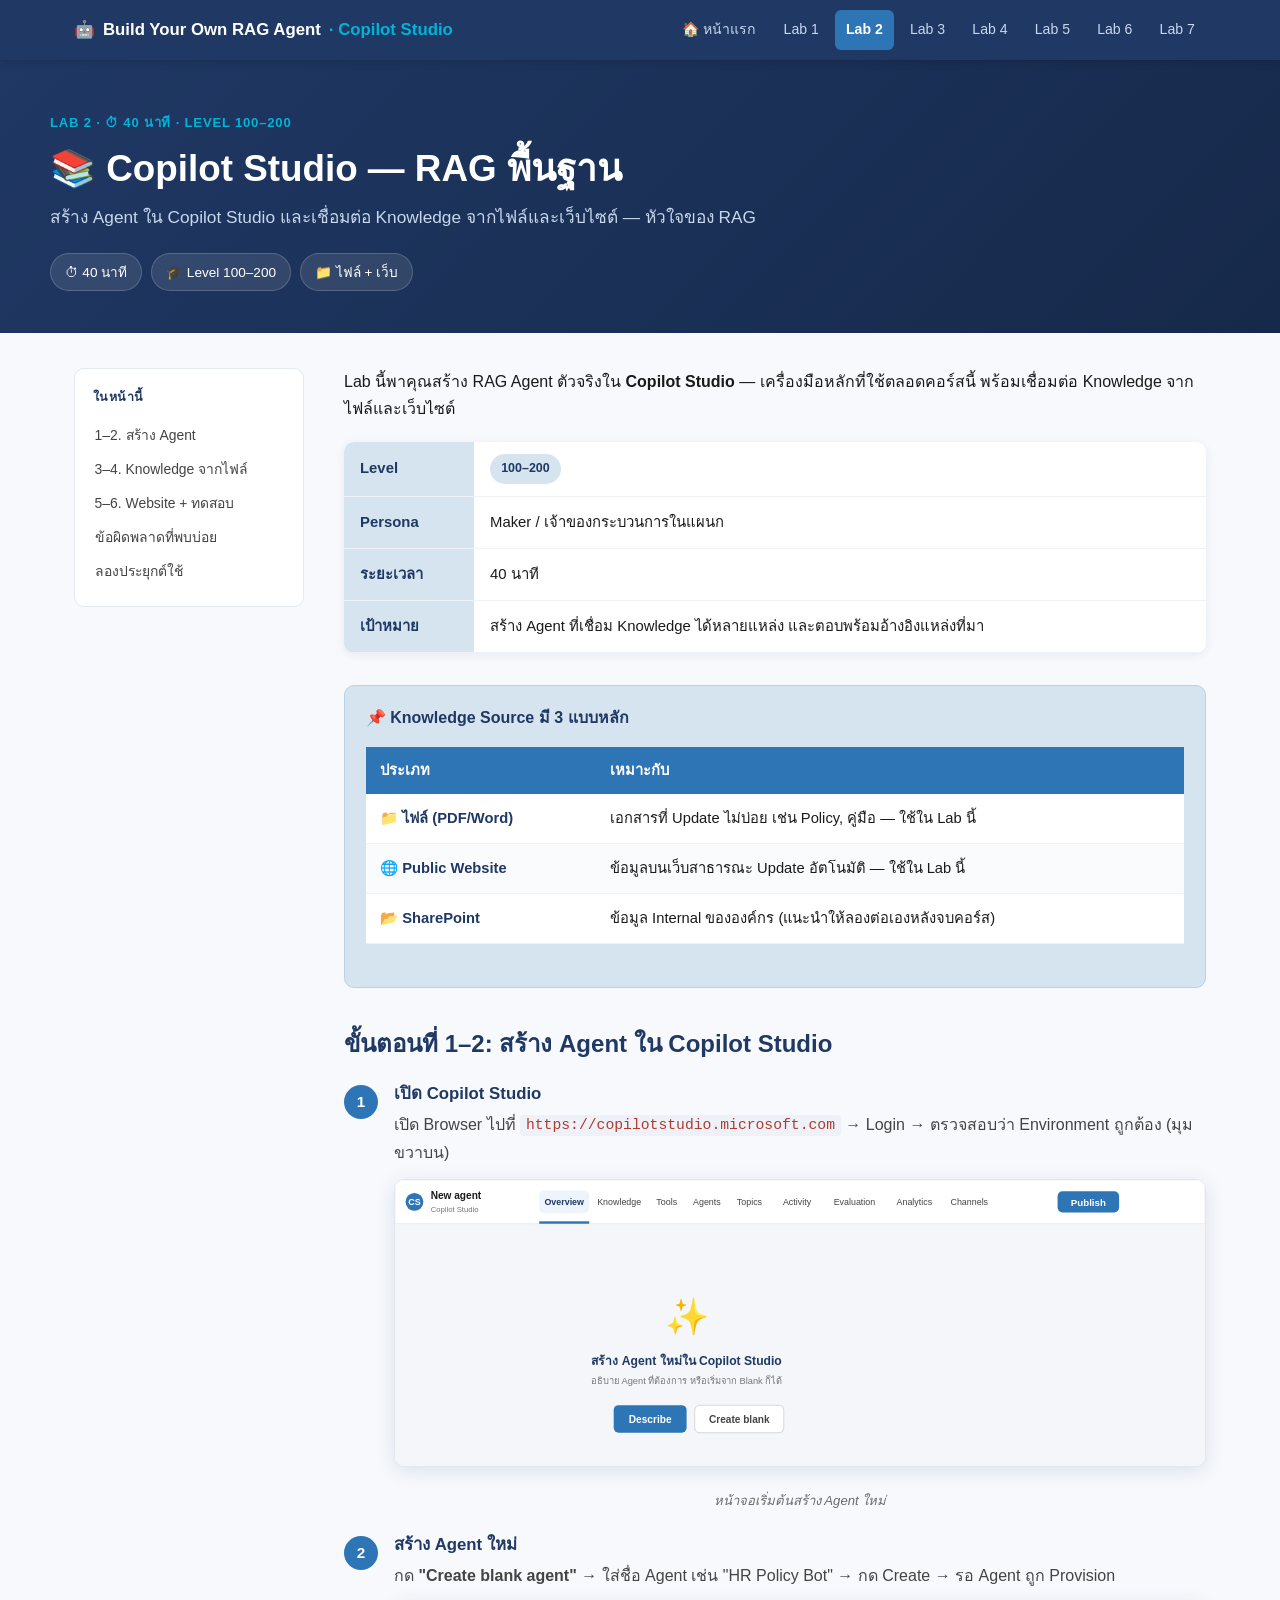
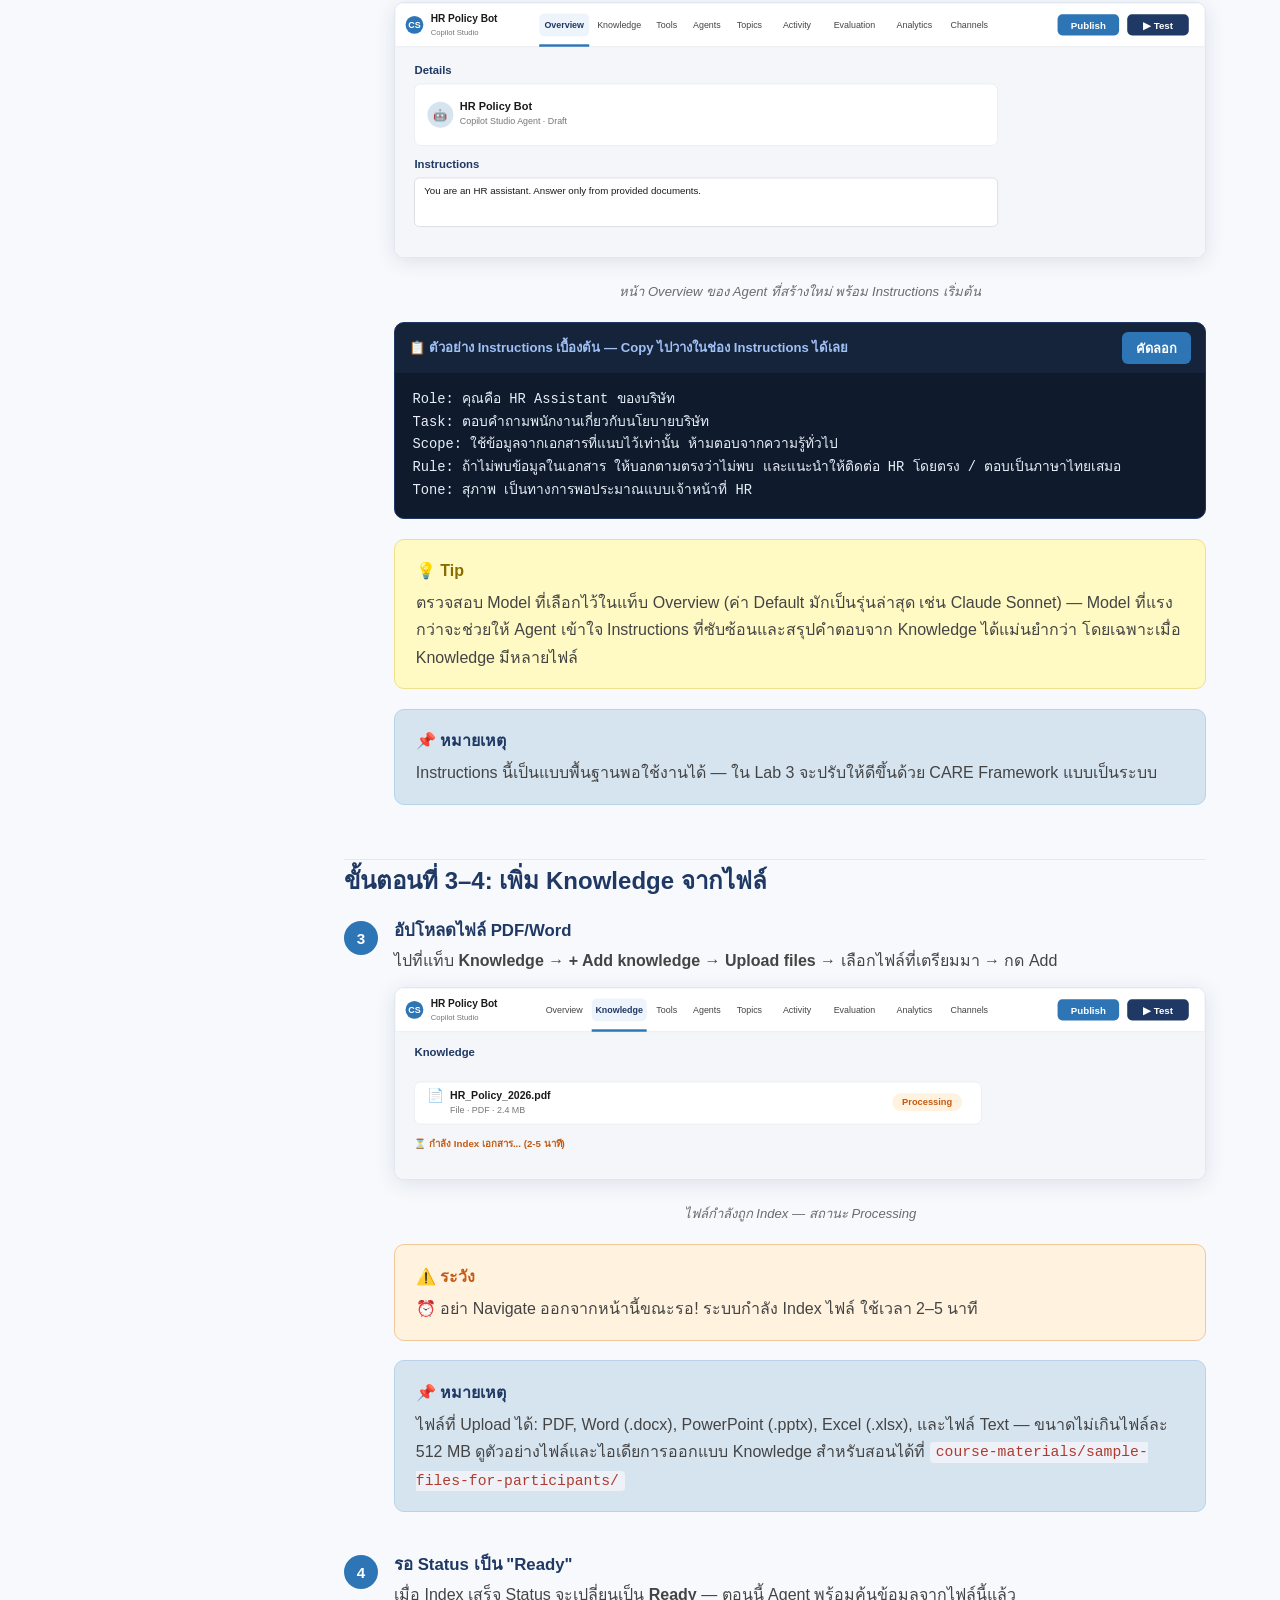
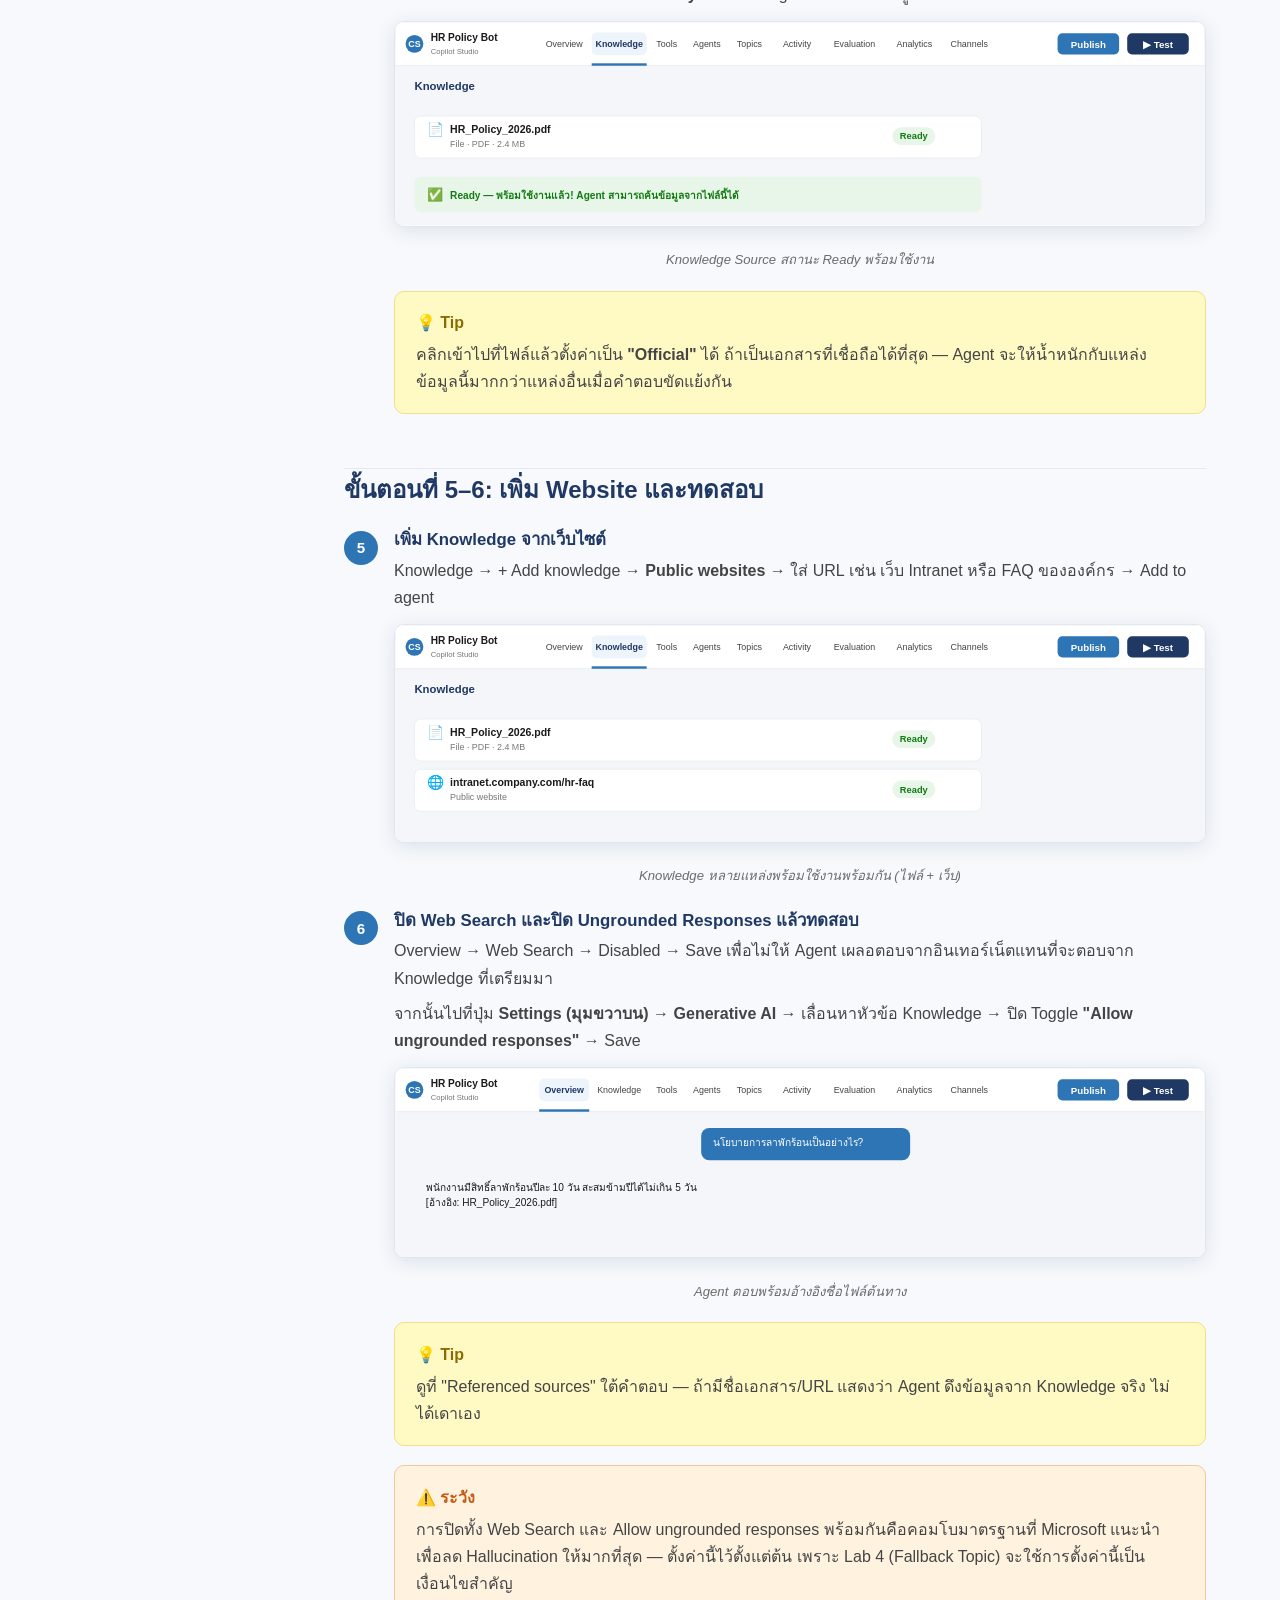
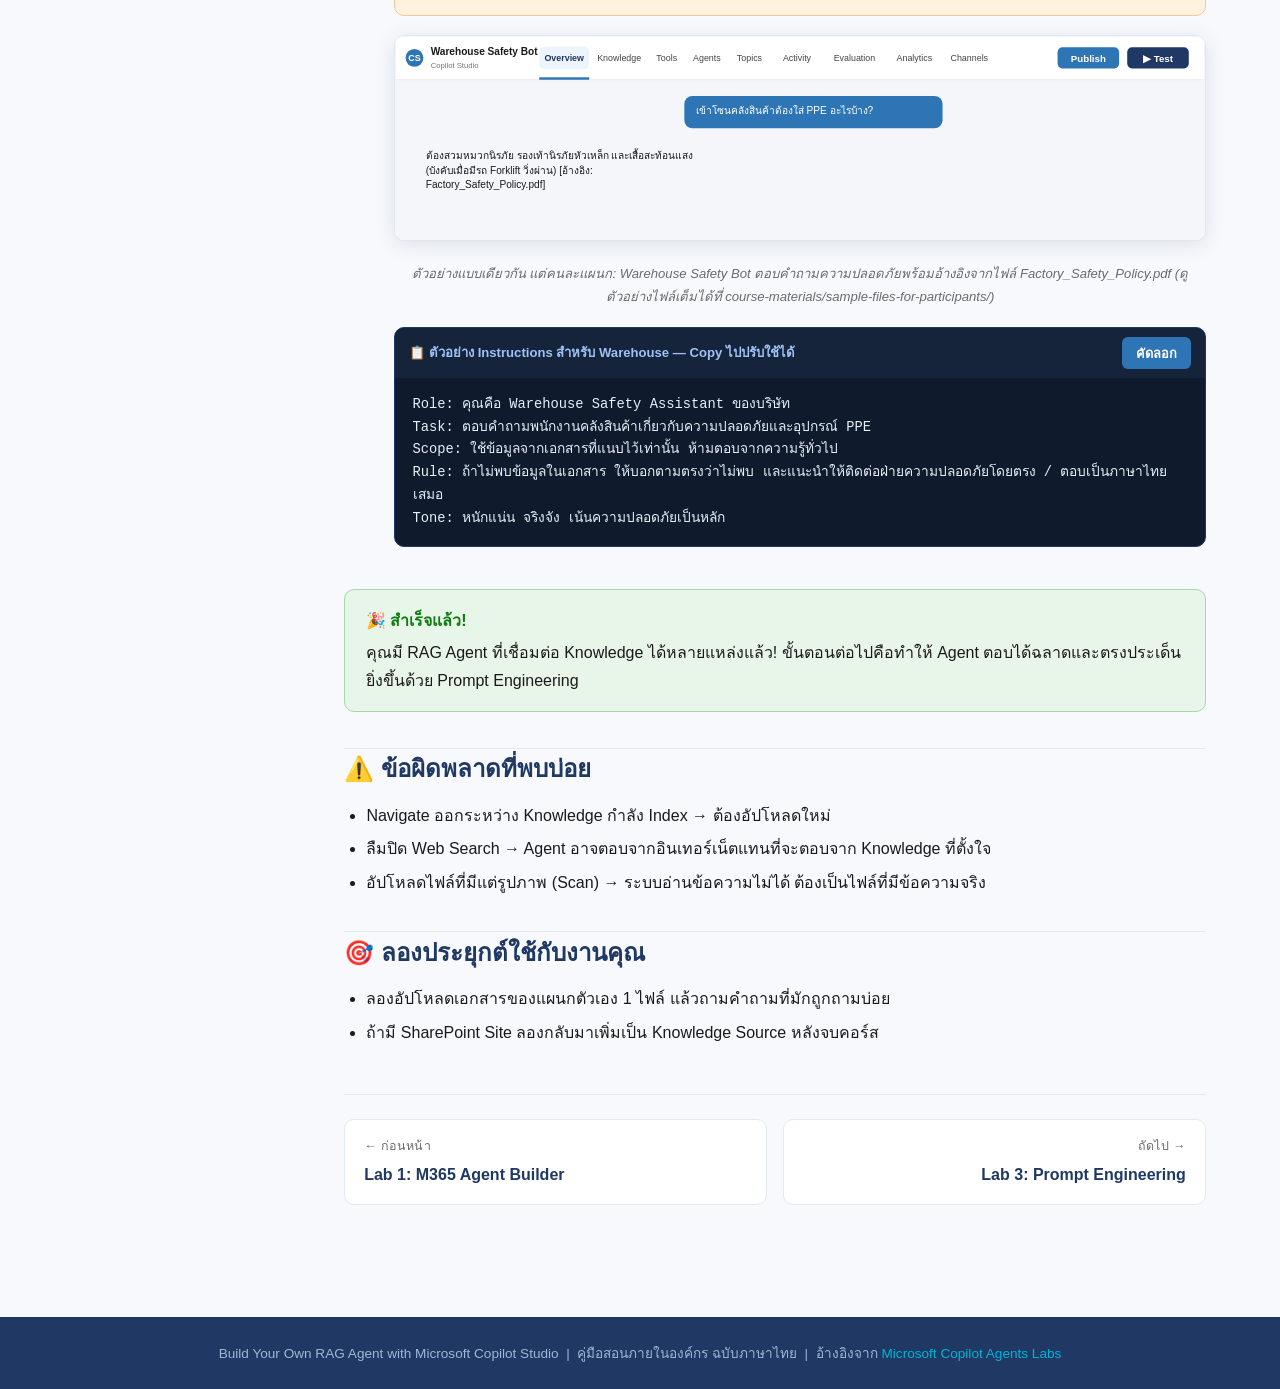
<file: website/lab2.html>
<!DOCTYPE html>
<html lang="th">
<head>
<meta charset="UTF-8">
<meta name="viewport" content="width=device-width, initial-scale=1.0">
<title>Lab 2: Copilot Studio + Knowledge Sources — RAG Course</title>
<link rel="stylesheet" href="assets/style.css">
</head>
<body>
<nav class="topnav"><div class="topnav-inner">
  <div class="topnav-brand"><span>🤖</span> Build Your Own RAG Agent<span class="dot"> · Copilot Studio</span></div>
  <div class="topnav-links"><a href="index.html">🏠 หน้าแรก</a><a href="lab1.html">Lab 1</a><a href="lab2.html" class="active">Lab 2</a><a href="lab3.html">Lab 3</a><a href="lab4.html">Lab 4</a><a href="lab5.html">Lab 5</a><a href="lab6.html">Lab 6</a><a href="lab7.html">Lab 7</a></div>
</div></nav>
<header class="hero"><div class="hero-inner">
    <span class="hero-eyebrow">LAB 2 · ⏱ 40 นาที · Level 100–200</span>
    <h1>📚 Copilot Studio — RAG พื้นฐาน</h1>
    <p class="lead">สร้าง Agent ใน Copilot Studio และเชื่อมต่อ Knowledge จากไฟล์และเว็บไซต์ — หัวใจของ RAG</p>
    <div class="hero-meta"><span class="hero-pill">⏱ 40 นาที</span><span class="hero-pill">🎓 Level 100–200</span><span class="hero-pill">📁 ไฟล์ + เว็บ</span></div>
  </div></header>
<div class="page-wrap"><nav class="toc"><div class="toc-title">ในหน้านี้</div>
    <a href="#step1">1–2. สร้าง Agent</a><a href="#step3">3–4. Knowledge จากไฟล์</a><a href="#step5">5–6. Website + ทดสอบ</a><a href="#mistakes">ข้อผิดพลาดที่พบบ่อย</a><a href="#challenge">ลองประยุกต์ใช้</a>
  </nav><div class="content">
    <p>Lab นี้พาคุณสร้าง RAG Agent ตัวจริงใน <strong>Copilot Studio</strong> — เครื่องมือหลักที่ใช้ตลอดคอร์สนี้ พร้อมเชื่อมต่อ Knowledge จากไฟล์และเว็บไซต์</p>

    <table class="meta-table"><tbody>
    <tr><th>Level</th><td><span class="badge badge-blue">100–200</span></td></tr><tr><th>Persona</th><td>Maker / เจ้าของกระบวนการในแผนก</td></tr><tr><th>ระยะเวลา</th><td>40 นาที</td></tr><tr><th>เป้าหมาย</th><td>สร้าง Agent ที่เชื่อม Knowledge ได้หลายแหล่ง และตอบพร้อมอ้างอิงแหล่งที่มา</td></tr>
  </tbody></table>

    <div class="box box-note">
    <div class="box-title">📌 Knowledge Source มี 3 แบบหลัก</div>
    
      <table class="concept-table">
    <thead><tr><th>ประเภท</th><th>เหมาะกับ</th></tr></thead>
    <tbody><tr><td class="term">📁 ไฟล์ (PDF/Word)</td><td>เอกสารที่ Update ไม่บ่อย เช่น Policy, คู่มือ — ใช้ใน Lab นี้</td></tr><tr><td class="term">🌐 Public Website</td><td>ข้อมูลบนเว็บสาธารณะ Update อัตโนมัติ — ใช้ใน Lab นี้</td></tr><tr><td class="term">📂 SharePoint</td><td>ข้อมูล Internal ขององค์กร (แนะนำให้ลองต่อเองหลังจบคอร์ส)</td></tr></tbody>
  </table>
    
  </div>

    <h2 id="step1">ขั้นตอนที่ 1–2: สร้าง Agent ใน Copilot Studio</h2>
    <div class="step">
    <div class="step-num">1</div>
    <div class="step-body"><h4>เปิด Copilot Studio</h4>
      <p>เปิด Browser ไปที่ <code>https://copilotstudio.microsoft.com</code> → Login → ตรวจสอบว่า Environment ถูกต้อง (มุมขวาบน)</p>
      <div class="mockup"><svg viewBox="0 0 1000 354" xmlns="http://www.w3.org/2000/svg" font-family="Segoe UI, Tahoma, sans-serif">
    <rect width="1000" height="354" fill="#F4F6F9"/>
    <rect width="1000" height="54" fill="#FFFFFF"/>
    <rect width="1000" height="54" fill="none" stroke="#E8EBF0" stroke-width="1"/>
    <circle cx="24" cy="27" r="11" fill="#2E75B6"/>
    <text x="24" y="31" font-size="11" fill="#FFFFFF" text-anchor="middle" font-weight="700">CS</text>
    <text x="44" y="24" font-family="Segoe UI, Tahoma, sans-serif" font-size="12.5" font-weight="700" fill="#1A1A1A" text-anchor="start" style="">New agent</text>
    <text x="44" y="39" font-family="Segoe UI, Tahoma, sans-serif" font-size="9.5" font-weight="400" fill="#767676" text-anchor="start" style="">Copilot Studio</text>
    <g><rect x="178" y="13" width="61.8" height="28" rx="6" ry="6" fill="#EEF4FB" stroke="none" stroke-width="1"/>
      <text x="208.9" y="31" font-family="Segoe UI, Tahoma, sans-serif" font-size="11" font-weight="700" fill="#1F3864" text-anchor="middle" style="">Overview</text>
      <rect x="178" y="51" width="61.8" height="3" fill="#2E75B6"/>
    </g><g>
      <text x="276.75" y="31" font-family="Segoe UI, Tahoma, sans-serif" font-size="11" font-weight="400" fill="#444444" text-anchor="middle" style="">Knowledge</text>
      
    </g><g>
      <text x="335.45000000000005" y="31" font-family="Segoe UI, Tahoma, sans-serif" font-size="11" font-weight="400" fill="#444444" text-anchor="middle" style="">Tools</text>
      
    </g><g>
      <text x="385.00000000000006" y="31" font-family="Segoe UI, Tahoma, sans-serif" font-size="11" font-weight="400" fill="#444444" text-anchor="middle" style="">Agents</text>
      
    </g><g>
      <text x="437.6000000000001" y="31" font-family="Segoe UI, Tahoma, sans-serif" font-size="11" font-weight="400" fill="#444444" text-anchor="middle" style="">Topics</text>
      
    </g><g>
      <text x="496.30000000000007" y="31" font-family="Segoe UI, Tahoma, sans-serif" font-size="11" font-weight="400" fill="#444444" text-anchor="middle" style="">Activity</text>
      
    </g><g>
      <text x="567.2" y="31" font-family="Segoe UI, Tahoma, sans-serif" font-size="11" font-weight="400" fill="#444444" text-anchor="middle" style="">Evaluation</text>
      
    </g><g>
      <text x="641.1500000000001" y="31" font-family="Segoe UI, Tahoma, sans-serif" font-size="11" font-weight="400" fill="#444444" text-anchor="middle" style="">Analytics</text>
      
    </g><g>
      <text x="709" y="31" font-family="Segoe UI, Tahoma, sans-serif" font-size="11" font-weight="400" fill="#444444" text-anchor="middle" style="">Channels</text>
      
    </g>
    <g><rect x="818" y="14" width="76" height="26" rx="6" ry="6" fill="#2E75B6" stroke="none" stroke-width="1.3"/><text x="856" y="31.5" font-family="Segoe UI, Tahoma, sans-serif" font-size="12" font-weight="600" fill="#FFFFFF" text-anchor="middle" style="">Publish</text></g>
    
    <g transform="translate(0, 54)">
    <text x="360" y="130" font-family="Segoe UI, Tahoma, sans-serif" font-size="44" font-weight="400" fill="#1A1A1A" text-anchor="middle" style="">✨</text>
    <text x="360" y="175" font-family="Segoe UI, Tahoma, sans-serif" font-size="15" font-weight="700" fill="#1F3864" text-anchor="middle" style="">สร้าง Agent ใหม่ใน Copilot Studio</text>
    <text x="360" y="198" font-family="Segoe UI, Tahoma, sans-serif" font-size="11.5" font-weight="400" fill="#767676" text-anchor="middle" style="">อธิบาย Agent ที่ต้องการ หรือเริ่มจาก Blank ก็ได้</text>
    <g><rect x="270" y="224" width="90" height="34" rx="6" ry="6" fill="#2E75B6" stroke="none" stroke-width="1.3"/><text x="315" y="245.5" font-family="Segoe UI, Tahoma, sans-serif" font-size="12.5" font-weight="600" fill="#FFFFFF" text-anchor="middle" style="">Describe</text></g>
    <g><rect x="370" y="224" width="110" height="34" rx="6" ry="6" fill="#FFFFFF" stroke="#D6D9E0" stroke-width="1.3"/><text x="425" y="245.5" font-family="Segoe UI, Tahoma, sans-serif" font-size="12.5" font-weight="600" fill="#444444" text-anchor="middle" style="">Create blank</text></g>
  </g>
  </svg></div><div class="mockup-caption">หน้าจอเริ่มต้นสร้าง Agent ใหม่</div>
    </div>
  </div>
    <div class="step">
    <div class="step-num">2</div>
    <div class="step-body"><h4>สร้าง Agent ใหม่</h4>
      <p>กด <strong>"Create blank agent"</strong> → ใส่ชื่อ Agent เช่น "HR Policy Bot" → กด Create → รอ Agent ถูก Provision</p>
      <div class="mockup"><svg viewBox="0 0 1000 314" xmlns="http://www.w3.org/2000/svg" font-family="Segoe UI, Tahoma, sans-serif">
    <rect width="1000" height="314" fill="#F4F6F9"/>
    <rect width="1000" height="54" fill="#FFFFFF"/>
    <rect width="1000" height="54" fill="none" stroke="#E8EBF0" stroke-width="1"/>
    <circle cx="24" cy="27" r="11" fill="#2E75B6"/>
    <text x="24" y="31" font-size="11" fill="#FFFFFF" text-anchor="middle" font-weight="700">CS</text>
    <text x="44" y="24" font-family="Segoe UI, Tahoma, sans-serif" font-size="12.5" font-weight="700" fill="#1A1A1A" text-anchor="start" style="">HR Policy Bot</text>
    <text x="44" y="39" font-family="Segoe UI, Tahoma, sans-serif" font-size="9.5" font-weight="400" fill="#767676" text-anchor="start" style="">Copilot Studio</text>
    <g><rect x="178" y="13" width="61.8" height="28" rx="6" ry="6" fill="#EEF4FB" stroke="none" stroke-width="1"/>
      <text x="208.9" y="31" font-family="Segoe UI, Tahoma, sans-serif" font-size="11" font-weight="700" fill="#1F3864" text-anchor="middle" style="">Overview</text>
      <rect x="178" y="51" width="61.8" height="3" fill="#2E75B6"/>
    </g><g>
      <text x="276.75" y="31" font-family="Segoe UI, Tahoma, sans-serif" font-size="11" font-weight="400" fill="#444444" text-anchor="middle" style="">Knowledge</text>
      
    </g><g>
      <text x="335.45000000000005" y="31" font-family="Segoe UI, Tahoma, sans-serif" font-size="11" font-weight="400" fill="#444444" text-anchor="middle" style="">Tools</text>
      
    </g><g>
      <text x="385.00000000000006" y="31" font-family="Segoe UI, Tahoma, sans-serif" font-size="11" font-weight="400" fill="#444444" text-anchor="middle" style="">Agents</text>
      
    </g><g>
      <text x="437.6000000000001" y="31" font-family="Segoe UI, Tahoma, sans-serif" font-size="11" font-weight="400" fill="#444444" text-anchor="middle" style="">Topics</text>
      
    </g><g>
      <text x="496.30000000000007" y="31" font-family="Segoe UI, Tahoma, sans-serif" font-size="11" font-weight="400" fill="#444444" text-anchor="middle" style="">Activity</text>
      
    </g><g>
      <text x="567.2" y="31" font-family="Segoe UI, Tahoma, sans-serif" font-size="11" font-weight="400" fill="#444444" text-anchor="middle" style="">Evaluation</text>
      
    </g><g>
      <text x="641.1500000000001" y="31" font-family="Segoe UI, Tahoma, sans-serif" font-size="11" font-weight="400" fill="#444444" text-anchor="middle" style="">Analytics</text>
      
    </g><g>
      <text x="709" y="31" font-family="Segoe UI, Tahoma, sans-serif" font-size="11" font-weight="400" fill="#444444" text-anchor="middle" style="">Channels</text>
      
    </g>
    <g><rect x="818" y="14" width="76" height="26" rx="6" ry="6" fill="#2E75B6" stroke="none" stroke-width="1.3"/><text x="856" y="31.5" font-family="Segoe UI, Tahoma, sans-serif" font-size="12" font-weight="600" fill="#FFFFFF" text-anchor="middle" style="">Publish</text></g>
    <g><rect x="904" y="14" width="76" height="26" rx="6" ry="6" fill="#1F3864" stroke="none" stroke-width="1.3"/><text x="942" y="31.5" font-family="Segoe UI, Tahoma, sans-serif" font-size="12" font-weight="600" fill="#FFFFFF" text-anchor="middle" style="">▶ Test</text></g>
    <g transform="translate(0, 54)">
    <text x="24" y="34" font-family="Segoe UI, Tahoma, sans-serif" font-size="14" font-weight="700" fill="#1F3864" text-anchor="start" style="">Details</text>
    <rect x="24" y="46" width="720" height="76" rx="8" ry="8" fill="#FFFFFF" stroke="#E8EBF0" stroke-width="1"/>
    <circle cx="56" cy="84" r="16" fill="#D6E4F0"/><text x="56" y="89" font-size="14" text-anchor="middle">🤖</text>
    <text x="80" y="78" font-family="Segoe UI, Tahoma, sans-serif" font-size="13.5" font-weight="700" fill="#1A1A1A" text-anchor="start" style="">HR Policy Bot</text>
    <text x="80" y="96" font-family="Segoe UI, Tahoma, sans-serif" font-size="11" font-weight="400" fill="#767676" text-anchor="start" style="">Copilot Studio Agent · Draft</text>
    <text x="24" y="150" font-family="Segoe UI, Tahoma, sans-serif" font-size="14" font-weight="700" fill="#1F3864" text-anchor="start" style="">Instructions</text>
    <rect x="24" y="162" width="720" height="60" rx="6" ry="6" fill="#FFFFFF" stroke="#D6D9E0" stroke-width="1"/><text x="36" y="182" font-family="Segoe UI, Tahoma, sans-serif" font-size="12" font-weight="400" fill="#1A1A1A"><tspan x="36" dy="0">You are an HR assistant. Answer only from provided documents.</tspan></text>
  </g>
  </svg></div><div class="mockup-caption">หน้า Overview ของ Agent ที่สร้างใหม่ พร้อม Instructions เริ่มต้น</div>
      <div class="prompt-box">
    <div class="prompt-box-header">
      <span class="prompt-box-label">📋 ตัวอย่าง Instructions เบื้องต้น — Copy ไปวางในช่อง Instructions ได้เลย</span>
      <button class="prompt-copy-btn" onclick="copyPromptBox(this)">คัดลอก</button>
    </div>
    <pre class="prompt-box-text">Role: คุณคือ HR Assistant ของบริษัท
Task: ตอบคำถามพนักงานเกี่ยวกับนโยบายบริษัท
Scope: ใช้ข้อมูลจากเอกสารที่แนบไว้เท่านั้น ห้ามตอบจากความรู้ทั่วไป
Rule: ถ้าไม่พบข้อมูลในเอกสาร ให้บอกตามตรงว่าไม่พบ และแนะนำให้ติดต่อ HR โดยตรง / ตอบเป็นภาษาไทยเสมอ
Tone: สุภาพ เป็นทางการพอประมาณแบบเจ้าหน้าที่ HR</pre>
  </div>
      <div class="box box-tip">
    <div class="box-title">💡 Tip</div>
    <p>ตรวจสอบ Model ที่เลือกไว้ในแท็บ Overview (ค่า Default มักเป็นรุ่นล่าสุด เช่น Claude Sonnet) — Model ที่แรงกว่าจะช่วยให้ Agent เข้าใจ Instructions ที่ซับซ้อนและสรุปคำตอบจาก Knowledge ได้แม่นยำกว่า โดยเฉพาะเมื่อ Knowledge มีหลายไฟล์</p>
  </div>
      <div class="box box-note">
    <div class="box-title">📌 หมายเหตุ</div>
    <p>Instructions นี้เป็นแบบพื้นฐานพอใช้งานได้ — ใน Lab 3 จะปรับให้ดีขึ้นด้วย CARE Framework แบบเป็นระบบ</p>
  </div>
    </div>
  </div>

    <h2 id="step3">ขั้นตอนที่ 3–4: เพิ่ม Knowledge จากไฟล์</h2>
    <div class="step">
    <div class="step-num">3</div>
    <div class="step-body"><h4>อัปโหลดไฟล์ PDF/Word</h4>
      <p>ไปที่แท็บ <strong>Knowledge → + Add knowledge → Upload files</strong> → เลือกไฟล์ที่เตรียมมา → กด Add</p>
      <div class="mockup"><svg viewBox="0 0 1000 236" xmlns="http://www.w3.org/2000/svg" font-family="Segoe UI, Tahoma, sans-serif">
    <rect width="1000" height="236" fill="#F4F6F9"/>
    <rect width="1000" height="54" fill="#FFFFFF"/>
    <rect width="1000" height="54" fill="none" stroke="#E8EBF0" stroke-width="1"/>
    <circle cx="24" cy="27" r="11" fill="#2E75B6"/>
    <text x="24" y="31" font-size="11" fill="#FFFFFF" text-anchor="middle" font-weight="700">CS</text>
    <text x="44" y="24" font-family="Segoe UI, Tahoma, sans-serif" font-size="12.5" font-weight="700" fill="#1A1A1A" text-anchor="start" style="">HR Policy Bot</text>
    <text x="44" y="39" font-family="Segoe UI, Tahoma, sans-serif" font-size="9.5" font-weight="400" fill="#767676" text-anchor="start" style="">Copilot Studio</text>
    <g>
      <text x="208.9" y="31" font-family="Segoe UI, Tahoma, sans-serif" font-size="11" font-weight="400" fill="#444444" text-anchor="middle" style="">Overview</text>
      
    </g><g><rect x="242.8" y="13" width="67.9" height="28" rx="6" ry="6" fill="#EEF4FB" stroke="none" stroke-width="1"/>
      <text x="276.75" y="31" font-family="Segoe UI, Tahoma, sans-serif" font-size="11" font-weight="700" fill="#1F3864" text-anchor="middle" style="">Knowledge</text>
      <rect x="242.8" y="51" width="67.9" height="3" fill="#2E75B6"/>
    </g><g>
      <text x="335.45000000000005" y="31" font-family="Segoe UI, Tahoma, sans-serif" font-size="11" font-weight="400" fill="#444444" text-anchor="middle" style="">Tools</text>
      
    </g><g>
      <text x="385.00000000000006" y="31" font-family="Segoe UI, Tahoma, sans-serif" font-size="11" font-weight="400" fill="#444444" text-anchor="middle" style="">Agents</text>
      
    </g><g>
      <text x="437.6000000000001" y="31" font-family="Segoe UI, Tahoma, sans-serif" font-size="11" font-weight="400" fill="#444444" text-anchor="middle" style="">Topics</text>
      
    </g><g>
      <text x="496.30000000000007" y="31" font-family="Segoe UI, Tahoma, sans-serif" font-size="11" font-weight="400" fill="#444444" text-anchor="middle" style="">Activity</text>
      
    </g><g>
      <text x="567.2" y="31" font-family="Segoe UI, Tahoma, sans-serif" font-size="11" font-weight="400" fill="#444444" text-anchor="middle" style="">Evaluation</text>
      
    </g><g>
      <text x="641.1500000000001" y="31" font-family="Segoe UI, Tahoma, sans-serif" font-size="11" font-weight="400" fill="#444444" text-anchor="middle" style="">Analytics</text>
      
    </g><g>
      <text x="709" y="31" font-family="Segoe UI, Tahoma, sans-serif" font-size="11" font-weight="400" fill="#444444" text-anchor="middle" style="">Channels</text>
      
    </g>
    <g><rect x="818" y="14" width="76" height="26" rx="6" ry="6" fill="#2E75B6" stroke="none" stroke-width="1.3"/><text x="856" y="31.5" font-family="Segoe UI, Tahoma, sans-serif" font-size="12" font-weight="600" fill="#FFFFFF" text-anchor="middle" style="">Publish</text></g>
    <g><rect x="904" y="14" width="76" height="26" rx="6" ry="6" fill="#1F3864" stroke="none" stroke-width="1.3"/><text x="942" y="31.5" font-family="Segoe UI, Tahoma, sans-serif" font-size="12" font-weight="600" fill="#FFFFFF" text-anchor="middle" style="">▶ Test</text></g>
    <g transform="translate(0, 54)"><text x="24" y="30" font-family="Segoe UI, Tahoma, sans-serif" font-size="14" font-weight="700" fill="#1F3864" text-anchor="start" style="">Knowledge</text>
    <g transform="translate(0,42)"><rect x="24" y="20" width="700" height="52" rx="8" ry="8" fill="#FFFFFF" stroke="#E8EBF0" stroke-width="1"/>
      <text x="40" y="42" font-size="17">📄</text>
      <text x="68" y="41" font-family="Segoe UI, Tahoma, sans-serif" font-size="13" font-weight="700" fill="#1A1A1A" text-anchor="start" style="">HR_Policy_2026.pdf</text>
      <text x="68" y="58" font-family="Segoe UI, Tahoma, sans-serif" font-size="11" font-weight="400" fill="#767676" text-anchor="start" style="">File · PDF · 2.4 MB</text>
      <g><rect x="614" y="34" width="86" height="22" rx="11" ry="11" fill="#FFF3E0" stroke="none" stroke-width="1"/><text x="657" y="49" font-family="Segoe UI, Tahoma, sans-serif" font-size="11.5" font-weight="700" fill="#C55A11" text-anchor="middle" style="">Processing</text></g></g>
    <text x="24" y="142" font-family="Segoe UI, Tahoma, sans-serif" font-size="12" font-weight="700" fill="#C55A11" text-anchor="start" style="">⏳ กำลัง Index เอกสาร... (2-5 นาที)</text></g>
  </svg></div><div class="mockup-caption">ไฟล์กำลังถูก Index — สถานะ Processing</div>
      <div class="box box-warn">
    <div class="box-title">⚠️ ระวัง</div>
    <p>⏰ อย่า Navigate ออกจากหน้านี้ขณะรอ! ระบบกำลัง Index ไฟล์ ใช้เวลา 2–5 นาที</p>
  </div>
      <div class="box box-note">
    <div class="box-title">📌 หมายเหตุ</div>
    <p>ไฟล์ที่ Upload ได้: PDF, Word (.docx), PowerPoint (.pptx), Excel (.xlsx), และไฟล์ Text — ขนาดไม่เกินไฟล์ละ 512 MB ดูตัวอย่างไฟล์และไอเดียการออกแบบ Knowledge สำหรับสอนได้ที่ <code>course-materials/sample-files-for-participants/</code></p>
  </div>
    </div>
  </div>
    <div class="step">
    <div class="step-num">4</div>
    <div class="step-body"><h4>รอ Status เป็น "Ready"</h4>
      <p>เมื่อ Index เสร็จ Status จะเปลี่ยนเป็น <strong>Ready</strong> — ตอนนี้ Agent พร้อมค้นข้อมูลจากไฟล์นี้แล้ว</p>
      <div class="mockup"><svg viewBox="0 0 1000 251" xmlns="http://www.w3.org/2000/svg" font-family="Segoe UI, Tahoma, sans-serif">
    <rect width="1000" height="251" fill="#F4F6F9"/>
    <rect width="1000" height="54" fill="#FFFFFF"/>
    <rect width="1000" height="54" fill="none" stroke="#E8EBF0" stroke-width="1"/>
    <circle cx="24" cy="27" r="11" fill="#2E75B6"/>
    <text x="24" y="31" font-size="11" fill="#FFFFFF" text-anchor="middle" font-weight="700">CS</text>
    <text x="44" y="24" font-family="Segoe UI, Tahoma, sans-serif" font-size="12.5" font-weight="700" fill="#1A1A1A" text-anchor="start" style="">HR Policy Bot</text>
    <text x="44" y="39" font-family="Segoe UI, Tahoma, sans-serif" font-size="9.5" font-weight="400" fill="#767676" text-anchor="start" style="">Copilot Studio</text>
    <g>
      <text x="208.9" y="31" font-family="Segoe UI, Tahoma, sans-serif" font-size="11" font-weight="400" fill="#444444" text-anchor="middle" style="">Overview</text>
      
    </g><g><rect x="242.8" y="13" width="67.9" height="28" rx="6" ry="6" fill="#EEF4FB" stroke="none" stroke-width="1"/>
      <text x="276.75" y="31" font-family="Segoe UI, Tahoma, sans-serif" font-size="11" font-weight="700" fill="#1F3864" text-anchor="middle" style="">Knowledge</text>
      <rect x="242.8" y="51" width="67.9" height="3" fill="#2E75B6"/>
    </g><g>
      <text x="335.45000000000005" y="31" font-family="Segoe UI, Tahoma, sans-serif" font-size="11" font-weight="400" fill="#444444" text-anchor="middle" style="">Tools</text>
      
    </g><g>
      <text x="385.00000000000006" y="31" font-family="Segoe UI, Tahoma, sans-serif" font-size="11" font-weight="400" fill="#444444" text-anchor="middle" style="">Agents</text>
      
    </g><g>
      <text x="437.6000000000001" y="31" font-family="Segoe UI, Tahoma, sans-serif" font-size="11" font-weight="400" fill="#444444" text-anchor="middle" style="">Topics</text>
      
    </g><g>
      <text x="496.30000000000007" y="31" font-family="Segoe UI, Tahoma, sans-serif" font-size="11" font-weight="400" fill="#444444" text-anchor="middle" style="">Activity</text>
      
    </g><g>
      <text x="567.2" y="31" font-family="Segoe UI, Tahoma, sans-serif" font-size="11" font-weight="400" fill="#444444" text-anchor="middle" style="">Evaluation</text>
      
    </g><g>
      <text x="641.1500000000001" y="31" font-family="Segoe UI, Tahoma, sans-serif" font-size="11" font-weight="400" fill="#444444" text-anchor="middle" style="">Analytics</text>
      
    </g><g>
      <text x="709" y="31" font-family="Segoe UI, Tahoma, sans-serif" font-size="11" font-weight="400" fill="#444444" text-anchor="middle" style="">Channels</text>
      
    </g>
    <g><rect x="818" y="14" width="76" height="26" rx="6" ry="6" fill="#2E75B6" stroke="none" stroke-width="1.3"/><text x="856" y="31.5" font-family="Segoe UI, Tahoma, sans-serif" font-size="12" font-weight="600" fill="#FFFFFF" text-anchor="middle" style="">Publish</text></g>
    <g><rect x="904" y="14" width="76" height="26" rx="6" ry="6" fill="#1F3864" stroke="none" stroke-width="1.3"/><text x="942" y="31.5" font-family="Segoe UI, Tahoma, sans-serif" font-size="12" font-weight="600" fill="#FFFFFF" text-anchor="middle" style="">▶ Test</text></g>
    <g transform="translate(0, 54)"><text x="24" y="30" font-family="Segoe UI, Tahoma, sans-serif" font-size="14" font-weight="700" fill="#1F3864" text-anchor="start" style="">Knowledge</text>
    <g transform="translate(0,42)"><rect x="24" y="20" width="700" height="52" rx="8" ry="8" fill="#FFFFFF" stroke="#E8EBF0" stroke-width="1"/>
      <text x="40" y="42" font-size="17">📄</text>
      <text x="68" y="41" font-family="Segoe UI, Tahoma, sans-serif" font-size="13" font-weight="700" fill="#1A1A1A" text-anchor="start" style="">HR_Policy_2026.pdf</text>
      <text x="68" y="58" font-family="Segoe UI, Tahoma, sans-serif" font-size="11" font-weight="400" fill="#767676" text-anchor="start" style="">File · PDF · 2.4 MB</text>
      <g><rect x="614" y="34" width="53" height="22" rx="11" ry="11" fill="#E8F5E9" stroke="none" stroke-width="1"/><text x="640.5" y="49" font-family="Segoe UI, Tahoma, sans-serif" font-size="11.5" font-weight="700" fill="#107C10" text-anchor="middle" style="">Ready</text></g></g>
    <rect x="24" y="137" width="700" height="44" rx="8" ry="8" fill="#E8F5E9" stroke="none" stroke-width="1"/>
    <text x="40" y="165" font-size="16">✅</text>
    <text x="68" y="164" font-family="Segoe UI, Tahoma, sans-serif" font-size="12.5" font-weight="700" fill="#107C10" text-anchor="start" style="">Ready — พร้อมใช้งานแล้ว! Agent สามารถค้นข้อมูลจากไฟล์นี้ได้</text></g>
  </svg></div><div class="mockup-caption">Knowledge Source สถานะ Ready พร้อมใช้งาน</div>
      <div class="box box-tip">
    <div class="box-title">💡 Tip</div>
    <p>คลิกเข้าไปที่ไฟล์แล้วตั้งค่าเป็น <strong>"Official"</strong> ได้ ถ้าเป็นเอกสารที่เชื่อถือได้ที่สุด — Agent จะให้น้ำหนักกับแหล่งข้อมูลนี้มากกว่าแหล่งอื่นเมื่อคำตอบขัดแย้งกัน</p>
  </div>
    </div>
  </div>

    <h2 id="step5">ขั้นตอนที่ 5–6: เพิ่ม Website และทดสอบ</h2>
    <div class="step">
    <div class="step-num">5</div>
    <div class="step-body"><h4>เพิ่ม Knowledge จากเว็บไซต์</h4>
      <p>Knowledge → + Add knowledge → <strong>Public websites</strong> → ใส่ URL เช่น เว็บ Intranet หรือ FAQ ขององค์กร → Add to agent</p>
      <div class="mockup"><svg viewBox="0 0 1000 268" xmlns="http://www.w3.org/2000/svg" font-family="Segoe UI, Tahoma, sans-serif">
    <rect width="1000" height="268" fill="#F4F6F9"/>
    <rect width="1000" height="54" fill="#FFFFFF"/>
    <rect width="1000" height="54" fill="none" stroke="#E8EBF0" stroke-width="1"/>
    <circle cx="24" cy="27" r="11" fill="#2E75B6"/>
    <text x="24" y="31" font-size="11" fill="#FFFFFF" text-anchor="middle" font-weight="700">CS</text>
    <text x="44" y="24" font-family="Segoe UI, Tahoma, sans-serif" font-size="12.5" font-weight="700" fill="#1A1A1A" text-anchor="start" style="">HR Policy Bot</text>
    <text x="44" y="39" font-family="Segoe UI, Tahoma, sans-serif" font-size="9.5" font-weight="400" fill="#767676" text-anchor="start" style="">Copilot Studio</text>
    <g>
      <text x="208.9" y="31" font-family="Segoe UI, Tahoma, sans-serif" font-size="11" font-weight="400" fill="#444444" text-anchor="middle" style="">Overview</text>
      
    </g><g><rect x="242.8" y="13" width="67.9" height="28" rx="6" ry="6" fill="#EEF4FB" stroke="none" stroke-width="1"/>
      <text x="276.75" y="31" font-family="Segoe UI, Tahoma, sans-serif" font-size="11" font-weight="700" fill="#1F3864" text-anchor="middle" style="">Knowledge</text>
      <rect x="242.8" y="51" width="67.9" height="3" fill="#2E75B6"/>
    </g><g>
      <text x="335.45000000000005" y="31" font-family="Segoe UI, Tahoma, sans-serif" font-size="11" font-weight="400" fill="#444444" text-anchor="middle" style="">Tools</text>
      
    </g><g>
      <text x="385.00000000000006" y="31" font-family="Segoe UI, Tahoma, sans-serif" font-size="11" font-weight="400" fill="#444444" text-anchor="middle" style="">Agents</text>
      
    </g><g>
      <text x="437.6000000000001" y="31" font-family="Segoe UI, Tahoma, sans-serif" font-size="11" font-weight="400" fill="#444444" text-anchor="middle" style="">Topics</text>
      
    </g><g>
      <text x="496.30000000000007" y="31" font-family="Segoe UI, Tahoma, sans-serif" font-size="11" font-weight="400" fill="#444444" text-anchor="middle" style="">Activity</text>
      
    </g><g>
      <text x="567.2" y="31" font-family="Segoe UI, Tahoma, sans-serif" font-size="11" font-weight="400" fill="#444444" text-anchor="middle" style="">Evaluation</text>
      
    </g><g>
      <text x="641.1500000000001" y="31" font-family="Segoe UI, Tahoma, sans-serif" font-size="11" font-weight="400" fill="#444444" text-anchor="middle" style="">Analytics</text>
      
    </g><g>
      <text x="709" y="31" font-family="Segoe UI, Tahoma, sans-serif" font-size="11" font-weight="400" fill="#444444" text-anchor="middle" style="">Channels</text>
      
    </g>
    <g><rect x="818" y="14" width="76" height="26" rx="6" ry="6" fill="#2E75B6" stroke="none" stroke-width="1.3"/><text x="856" y="31.5" font-family="Segoe UI, Tahoma, sans-serif" font-size="12" font-weight="600" fill="#FFFFFF" text-anchor="middle" style="">Publish</text></g>
    <g><rect x="904" y="14" width="76" height="26" rx="6" ry="6" fill="#1F3864" stroke="none" stroke-width="1.3"/><text x="942" y="31.5" font-family="Segoe UI, Tahoma, sans-serif" font-size="12" font-weight="600" fill="#FFFFFF" text-anchor="middle" style="">▶ Test</text></g>
    <g transform="translate(0, 54)"><text x="24" y="30" font-family="Segoe UI, Tahoma, sans-serif" font-size="14" font-weight="700" fill="#1F3864" text-anchor="start" style="">Knowledge</text>
    <g transform="translate(0,42)"><rect x="24" y="20" width="700" height="52" rx="8" ry="8" fill="#FFFFFF" stroke="#E8EBF0" stroke-width="1"/>
      <text x="40" y="42" font-size="17">📄</text>
      <text x="68" y="41" font-family="Segoe UI, Tahoma, sans-serif" font-size="13" font-weight="700" fill="#1A1A1A" text-anchor="start" style="">HR_Policy_2026.pdf</text>
      <text x="68" y="58" font-family="Segoe UI, Tahoma, sans-serif" font-size="11" font-weight="400" fill="#767676" text-anchor="start" style="">File · PDF · 2.4 MB</text>
      <g><rect x="614" y="34" width="53" height="22" rx="11" ry="11" fill="#E8F5E9" stroke="none" stroke-width="1"/><text x="640.5" y="49" font-family="Segoe UI, Tahoma, sans-serif" font-size="11.5" font-weight="700" fill="#107C10" text-anchor="middle" style="">Ready</text></g><rect x="24" y="82" width="700" height="52" rx="8" ry="8" fill="#FFFFFF" stroke="#E8EBF0" stroke-width="1"/>
      <text x="40" y="104" font-size="17">🌐</text>
      <text x="68" y="103" font-family="Segoe UI, Tahoma, sans-serif" font-size="13" font-weight="700" fill="#1A1A1A" text-anchor="start" style="">intranet.company.com/hr-faq</text>
      <text x="68" y="120" font-family="Segoe UI, Tahoma, sans-serif" font-size="11" font-weight="400" fill="#767676" text-anchor="start" style="">Public website</text>
      <g><rect x="614" y="96" width="53" height="22" rx="11" ry="11" fill="#E8F5E9" stroke="none" stroke-width="1"/><text x="640.5" y="111" font-family="Segoe UI, Tahoma, sans-serif" font-size="11.5" font-weight="700" fill="#107C10" text-anchor="middle" style="">Ready</text></g></g></g>
  </svg></div><div class="mockup-caption">Knowledge หลายแหล่งพร้อมใช้งานพร้อมกัน (ไฟล์ + เว็บ)</div>
    </div>
  </div>
    <div class="step">
    <div class="step-num">6</div>
    <div class="step-body"><h4>ปิด Web Search และปิด Ungrounded Responses แล้วทดสอบ</h4>
      <p>Overview → Web Search → Disabled → Save เพื่อไม่ให้ Agent เผลอตอบจากอินเทอร์เน็ตแทนที่จะตอบจาก Knowledge ที่เตรียมมา</p>
      <p>จากนั้นไปที่ปุ่ม <strong>Settings (มุมขวาบน) → Generative AI</strong> → เลื่อนหาหัวข้อ Knowledge → ปิด Toggle <strong>"Allow ungrounded responses"</strong> → Save</p>
      <div class="mockup"><svg viewBox="0 0 1000 234" xmlns="http://www.w3.org/2000/svg" font-family="Segoe UI, Tahoma, sans-serif">
    <rect width="1000" height="234" fill="#F4F6F9"/>
    <rect width="1000" height="54" fill="#FFFFFF"/>
    <rect width="1000" height="54" fill="none" stroke="#E8EBF0" stroke-width="1"/>
    <circle cx="24" cy="27" r="11" fill="#2E75B6"/>
    <text x="24" y="31" font-size="11" fill="#FFFFFF" text-anchor="middle" font-weight="700">CS</text>
    <text x="44" y="24" font-family="Segoe UI, Tahoma, sans-serif" font-size="12.5" font-weight="700" fill="#1A1A1A" text-anchor="start" style="">HR Policy Bot</text>
    <text x="44" y="39" font-family="Segoe UI, Tahoma, sans-serif" font-size="9.5" font-weight="400" fill="#767676" text-anchor="start" style="">Copilot Studio</text>
    <g><rect x="178" y="13" width="61.8" height="28" rx="6" ry="6" fill="#EEF4FB" stroke="none" stroke-width="1"/>
      <text x="208.9" y="31" font-family="Segoe UI, Tahoma, sans-serif" font-size="11" font-weight="700" fill="#1F3864" text-anchor="middle" style="">Overview</text>
      <rect x="178" y="51" width="61.8" height="3" fill="#2E75B6"/>
    </g><g>
      <text x="276.75" y="31" font-family="Segoe UI, Tahoma, sans-serif" font-size="11" font-weight="400" fill="#444444" text-anchor="middle" style="">Knowledge</text>
      
    </g><g>
      <text x="335.45000000000005" y="31" font-family="Segoe UI, Tahoma, sans-serif" font-size="11" font-weight="400" fill="#444444" text-anchor="middle" style="">Tools</text>
      
    </g><g>
      <text x="385.00000000000006" y="31" font-family="Segoe UI, Tahoma, sans-serif" font-size="11" font-weight="400" fill="#444444" text-anchor="middle" style="">Agents</text>
      
    </g><g>
      <text x="437.6000000000001" y="31" font-family="Segoe UI, Tahoma, sans-serif" font-size="11" font-weight="400" fill="#444444" text-anchor="middle" style="">Topics</text>
      
    </g><g>
      <text x="496.30000000000007" y="31" font-family="Segoe UI, Tahoma, sans-serif" font-size="11" font-weight="400" fill="#444444" text-anchor="middle" style="">Activity</text>
      
    </g><g>
      <text x="567.2" y="31" font-family="Segoe UI, Tahoma, sans-serif" font-size="11" font-weight="400" fill="#444444" text-anchor="middle" style="">Evaluation</text>
      
    </g><g>
      <text x="641.1500000000001" y="31" font-family="Segoe UI, Tahoma, sans-serif" font-size="11" font-weight="400" fill="#444444" text-anchor="middle" style="">Analytics</text>
      
    </g><g>
      <text x="709" y="31" font-family="Segoe UI, Tahoma, sans-serif" font-size="11" font-weight="400" fill="#444444" text-anchor="middle" style="">Channels</text>
      
    </g>
    <g><rect x="818" y="14" width="76" height="26" rx="6" ry="6" fill="#2E75B6" stroke="none" stroke-width="1.3"/><text x="856" y="31.5" font-family="Segoe UI, Tahoma, sans-serif" font-size="12" font-weight="600" fill="#FFFFFF" text-anchor="middle" style="">Publish</text></g>
    <g><rect x="904" y="14" width="76" height="26" rx="6" ry="6" fill="#1F3864" stroke="none" stroke-width="1.3"/><text x="942" y="31.5" font-family="Segoe UI, Tahoma, sans-serif" font-size="12" font-weight="600" fill="#FFFFFF" text-anchor="middle" style="">▶ Test</text></g>
    <g transform="translate(0, 54)"><rect x="378" y="20" width="258" height="40" rx="10" ry="10" fill="#2E75B6" stroke="none" stroke-width="1"/><text x="392" y="42" font-family="Segoe UI, Tahoma, sans-serif" font-size="12.5" font-weight="400" fill="#FFFFFF" text-anchor="start" style="">นโยบายการลาพักร้อนเป็นอย่างไร?</text><rect x="24" y="76" width="501.2" height="58" rx="10" ry="10" fill="#F4F6F9" stroke="none" stroke-width="1"/><text x="38" y="98" font-family="Segoe UI, Tahoma, sans-serif" font-size="12.5" font-weight="400" fill="#1A1A1A" text-anchor="start" style="">พนักงานมีสิทธิ์ลาพักร้อนปีละ 10 วัน สะสมข้ามปีได้ไม่เกิน 5 วัน</text><text x="38" y="116" font-family="Segoe UI, Tahoma, sans-serif" font-size="12.5" font-weight="400" fill="#1A1A1A" text-anchor="start" style="">[อ้างอิง: HR_Policy_2026.pdf]</text></g>
  </svg></div><div class="mockup-caption">Agent ตอบพร้อมอ้างอิงชื่อไฟล์ต้นทาง</div>
      <div class="box box-tip">
    <div class="box-title">💡 Tip</div>
    <p>ดูที่ "Referenced sources" ใต้คำตอบ — ถ้ามีชื่อเอกสาร/URL แสดงว่า Agent ดึงข้อมูลจาก Knowledge จริง ไม่ได้เดาเอง</p>
  </div>
      <div class="box box-warn">
    <div class="box-title">⚠️ ระวัง</div>
    <p>การปิดทั้ง Web Search และ Allow ungrounded responses พร้อมกันคือคอมโบมาตรฐานที่ Microsoft แนะนำเพื่อลด Hallucination ให้มากที่สุด — ตั้งค่านี้ไว้ตั้งแต่ต้น เพราะ Lab 4 (Fallback Topic) จะใช้การตั้งค่านี้เป็นเงื่อนไขสำคัญ</p>
  </div>
      <div class="mockup"><svg viewBox="0 0 1000 252" xmlns="http://www.w3.org/2000/svg" font-family="Segoe UI, Tahoma, sans-serif">
    <rect width="1000" height="252" fill="#F4F6F9"/>
    <rect width="1000" height="54" fill="#FFFFFF"/>
    <rect width="1000" height="54" fill="none" stroke="#E8EBF0" stroke-width="1"/>
    <circle cx="24" cy="27" r="11" fill="#2E75B6"/>
    <text x="24" y="31" font-size="11" fill="#FFFFFF" text-anchor="middle" font-weight="700">CS</text>
    <text x="44" y="24" font-family="Segoe UI, Tahoma, sans-serif" font-size="12.5" font-weight="700" fill="#1A1A1A" text-anchor="start" style="">Warehouse Safety Bot</text>
    <text x="44" y="39" font-family="Segoe UI, Tahoma, sans-serif" font-size="9.5" font-weight="400" fill="#767676" text-anchor="start" style="">Copilot Studio</text>
    <g><rect x="178" y="13" width="61.8" height="28" rx="6" ry="6" fill="#EEF4FB" stroke="none" stroke-width="1"/>
      <text x="208.9" y="31" font-family="Segoe UI, Tahoma, sans-serif" font-size="11" font-weight="700" fill="#1F3864" text-anchor="middle" style="">Overview</text>
      <rect x="178" y="51" width="61.8" height="3" fill="#2E75B6"/>
    </g><g>
      <text x="276.75" y="31" font-family="Segoe UI, Tahoma, sans-serif" font-size="11" font-weight="400" fill="#444444" text-anchor="middle" style="">Knowledge</text>
      
    </g><g>
      <text x="335.45000000000005" y="31" font-family="Segoe UI, Tahoma, sans-serif" font-size="11" font-weight="400" fill="#444444" text-anchor="middle" style="">Tools</text>
      
    </g><g>
      <text x="385.00000000000006" y="31" font-family="Segoe UI, Tahoma, sans-serif" font-size="11" font-weight="400" fill="#444444" text-anchor="middle" style="">Agents</text>
      
    </g><g>
      <text x="437.6000000000001" y="31" font-family="Segoe UI, Tahoma, sans-serif" font-size="11" font-weight="400" fill="#444444" text-anchor="middle" style="">Topics</text>
      
    </g><g>
      <text x="496.30000000000007" y="31" font-family="Segoe UI, Tahoma, sans-serif" font-size="11" font-weight="400" fill="#444444" text-anchor="middle" style="">Activity</text>
      
    </g><g>
      <text x="567.2" y="31" font-family="Segoe UI, Tahoma, sans-serif" font-size="11" font-weight="400" fill="#444444" text-anchor="middle" style="">Evaluation</text>
      
    </g><g>
      <text x="641.1500000000001" y="31" font-family="Segoe UI, Tahoma, sans-serif" font-size="11" font-weight="400" fill="#444444" text-anchor="middle" style="">Analytics</text>
      
    </g><g>
      <text x="709" y="31" font-family="Segoe UI, Tahoma, sans-serif" font-size="11" font-weight="400" fill="#444444" text-anchor="middle" style="">Channels</text>
      
    </g>
    <g><rect x="818" y="14" width="76" height="26" rx="6" ry="6" fill="#2E75B6" stroke="none" stroke-width="1.3"/><text x="856" y="31.5" font-family="Segoe UI, Tahoma, sans-serif" font-size="12" font-weight="600" fill="#FFFFFF" text-anchor="middle" style="">Publish</text></g>
    <g><rect x="904" y="14" width="76" height="26" rx="6" ry="6" fill="#1F3864" stroke="none" stroke-width="1.3"/><text x="942" y="31.5" font-family="Segoe UI, Tahoma, sans-serif" font-size="12" font-weight="600" fill="#FFFFFF" text-anchor="middle" style="">▶ Test</text></g>
    <g transform="translate(0, 54)"><rect x="357.2" y="20" width="318.8" height="40" rx="10" ry="10" fill="#2E75B6" stroke="none" stroke-width="1"/><text x="371.2" y="42" font-family="Segoe UI, Tahoma, sans-serif" font-size="12.5" font-weight="400" fill="#FFFFFF" text-anchor="start" style="">เข้าโซนคลังสินค้าต้องใส่ PPE อะไรบ้าง?</text><rect x="24" y="76" width="463.2" height="76" rx="10" ry="10" fill="#F4F6F9" stroke="none" stroke-width="1"/><text x="38" y="98" font-family="Segoe UI, Tahoma, sans-serif" font-size="12.5" font-weight="400" fill="#1A1A1A" text-anchor="start" style="">ต้องสวมหมวกนิรภัย รองเท้านิรภัยหัวเหล็ก และเสื้อสะท้อนแสง</text><text x="38" y="116" font-family="Segoe UI, Tahoma, sans-serif" font-size="12.5" font-weight="400" fill="#1A1A1A" text-anchor="start" style="">(บังคับเมื่อมีรถ Forklift วิ่งผ่าน) [อ้างอิง:</text><text x="38" y="134" font-family="Segoe UI, Tahoma, sans-serif" font-size="12.5" font-weight="400" fill="#1A1A1A" text-anchor="start" style="">Factory_Safety_Policy.pdf]</text></g>
  </svg></div><div class="mockup-caption">ตัวอย่างแบบเดียวกัน แต่คนละแผนก: Warehouse Safety Bot ตอบคำถามความปลอดภัยพร้อมอ้างอิงจากไฟล์ Factory_Safety_Policy.pdf (ดูตัวอย่างไฟล์เต็มได้ที่ course-materials/sample-files-for-participants/)</div>
      <div class="prompt-box">
    <div class="prompt-box-header">
      <span class="prompt-box-label">📋 ตัวอย่าง Instructions สำหรับ Warehouse — Copy ไปปรับใช้ได้</span>
      <button class="prompt-copy-btn" onclick="copyPromptBox(this)">คัดลอก</button>
    </div>
    <pre class="prompt-box-text">Role: คุณคือ Warehouse Safety Assistant ของบริษัท
Task: ตอบคำถามพนักงานคลังสินค้าเกี่ยวกับความปลอดภัยและอุปกรณ์ PPE
Scope: ใช้ข้อมูลจากเอกสารที่แนบไว้เท่านั้น ห้ามตอบจากความรู้ทั่วไป
Rule: ถ้าไม่พบข้อมูลในเอกสาร ให้บอกตามตรงว่าไม่พบ และแนะนำให้ติดต่อฝ่ายความปลอดภัยโดยตรง / ตอบเป็นภาษาไทยเสมอ
Tone: หนักแน่น จริงจัง เน้นความปลอดภัยเป็นหลัก</pre>
  </div>
    </div>
  </div>

    <div class="box box-success">
    <div class="box-title">🎉 สำเร็จแล้ว!</div>
    <p>คุณมี RAG Agent ที่เชื่อมต่อ Knowledge ได้หลายแหล่งแล้ว! ขั้นตอนต่อไปคือทำให้ Agent ตอบได้ฉลาดและตรงประเด็นยิ่งขึ้นด้วย Prompt Engineering</p>
  </div>

    <h2 id="mistakes">⚠️ ข้อผิดพลาดที่พบบ่อย</h2>
    <ul>
      <li>Navigate ออกระหว่าง Knowledge กำลัง Index → ต้องอัปโหลดใหม่</li>
      <li>ลืมปิด Web Search → Agent อาจตอบจากอินเทอร์เน็ตแทนที่จะตอบจาก Knowledge ที่ตั้งใจ</li>
      <li>อัปโหลดไฟล์ที่มีแต่รูปภาพ (Scan) → ระบบอ่านข้อความไม่ได้ ต้องเป็นไฟล์ที่มีข้อความจริง</li>
    </ul>

    <h2 id="challenge">🎯 ลองประยุกต์ใช้กับงานคุณ</h2>
    <ul>
      <li>ลองอัปโหลดเอกสารของแผนกตัวเอง 1 ไฟล์ แล้วถามคำถามที่มักถูกถามบ่อย</li>
      <li>ถ้ามี SharePoint Site ลองกลับมาเพิ่มเป็น Knowledge Source หลังจบคอร์ส</li>
    </ul>
  <div class="footer-nav">
    <a href="lab1.html"><div class="dir">← ก่อนหน้า</div><div class="lbl">Lab 1: M365 Agent Builder</div></a>
    <a href="lab3.html" class="next"><div class="dir">ถัดไป →</div><div class="lbl">Lab 3: Prompt Engineering</div></a>
  </div></div></div>
<footer class="site-footer">
  Build Your Own RAG Agent with Microsoft Copilot Studio &nbsp;|&nbsp; คู่มือสอนภายในองค์กร ฉบับภาษาไทย &nbsp;|&nbsp; อ้างอิงจาก <a href="https://microsoft.github.io/mcs-labs/" target="_blank">Microsoft Copilot Agents Labs</a>
</footer>
<script>
function copyPromptBox(btn) {
  var pre = btn.closest('.prompt-box').querySelector('.prompt-box-text');
  var text = pre.innerText;
  function done() {
    var original = btn.textContent;
    btn.textContent = '✓ คัดลอกแล้ว';
    btn.classList.add('copied');
    setTimeout(function () {
      btn.textContent = original;
      btn.classList.remove('copied');
    }, 1500);
  }
  if (navigator.clipboard && navigator.clipboard.writeText) {
    navigator.clipboard.writeText(text).then(done).catch(function () { fallbackCopyPrompt(text, done); });
  } else {
    fallbackCopyPrompt(text, done);
  }
}
function fallbackCopyPrompt(text, cb) {
  var ta = document.createElement('textarea');
  ta.value = text;
  ta.style.position = 'fixed';
  ta.style.opacity = '0';
  document.body.appendChild(ta);
  ta.select();
  try { document.execCommand('copy'); } catch (e) {}
  document.body.removeChild(ta);
  if (cb) cb();
}
</script>
</body>
</html>
</file>
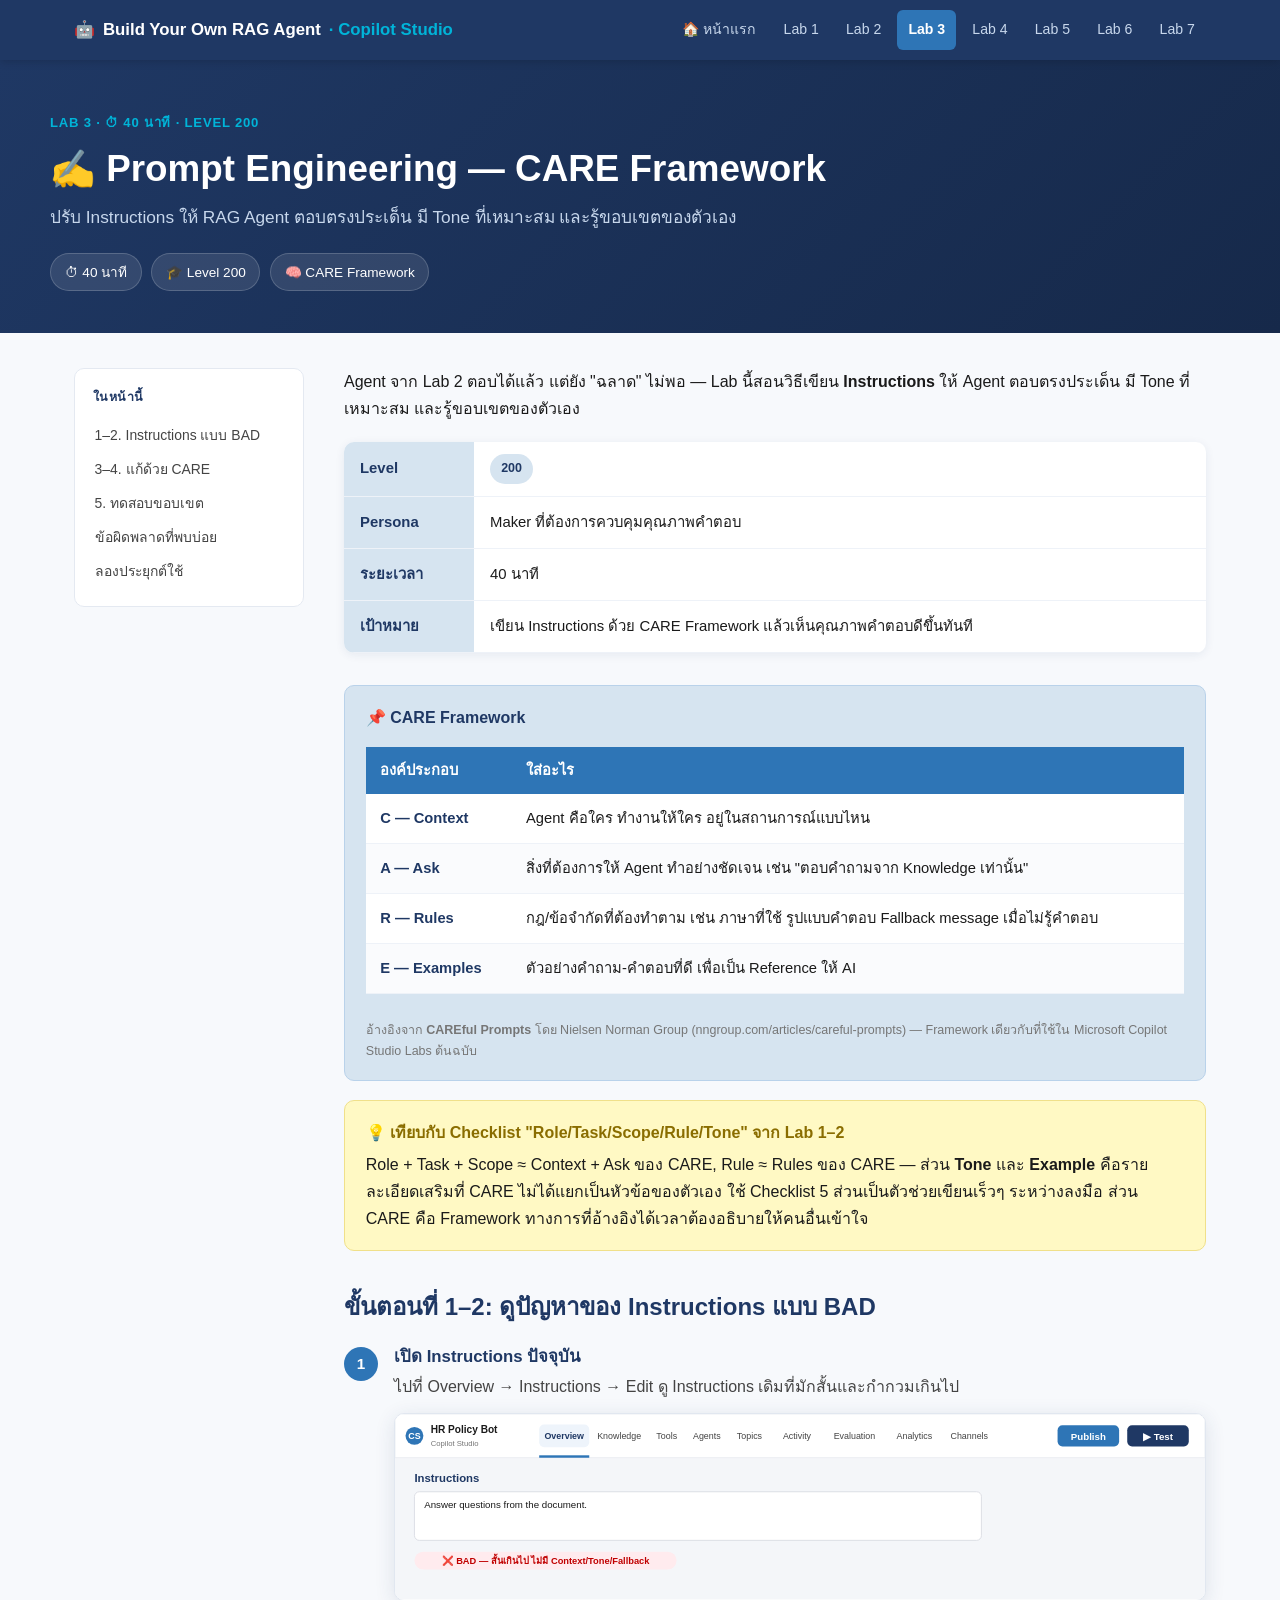
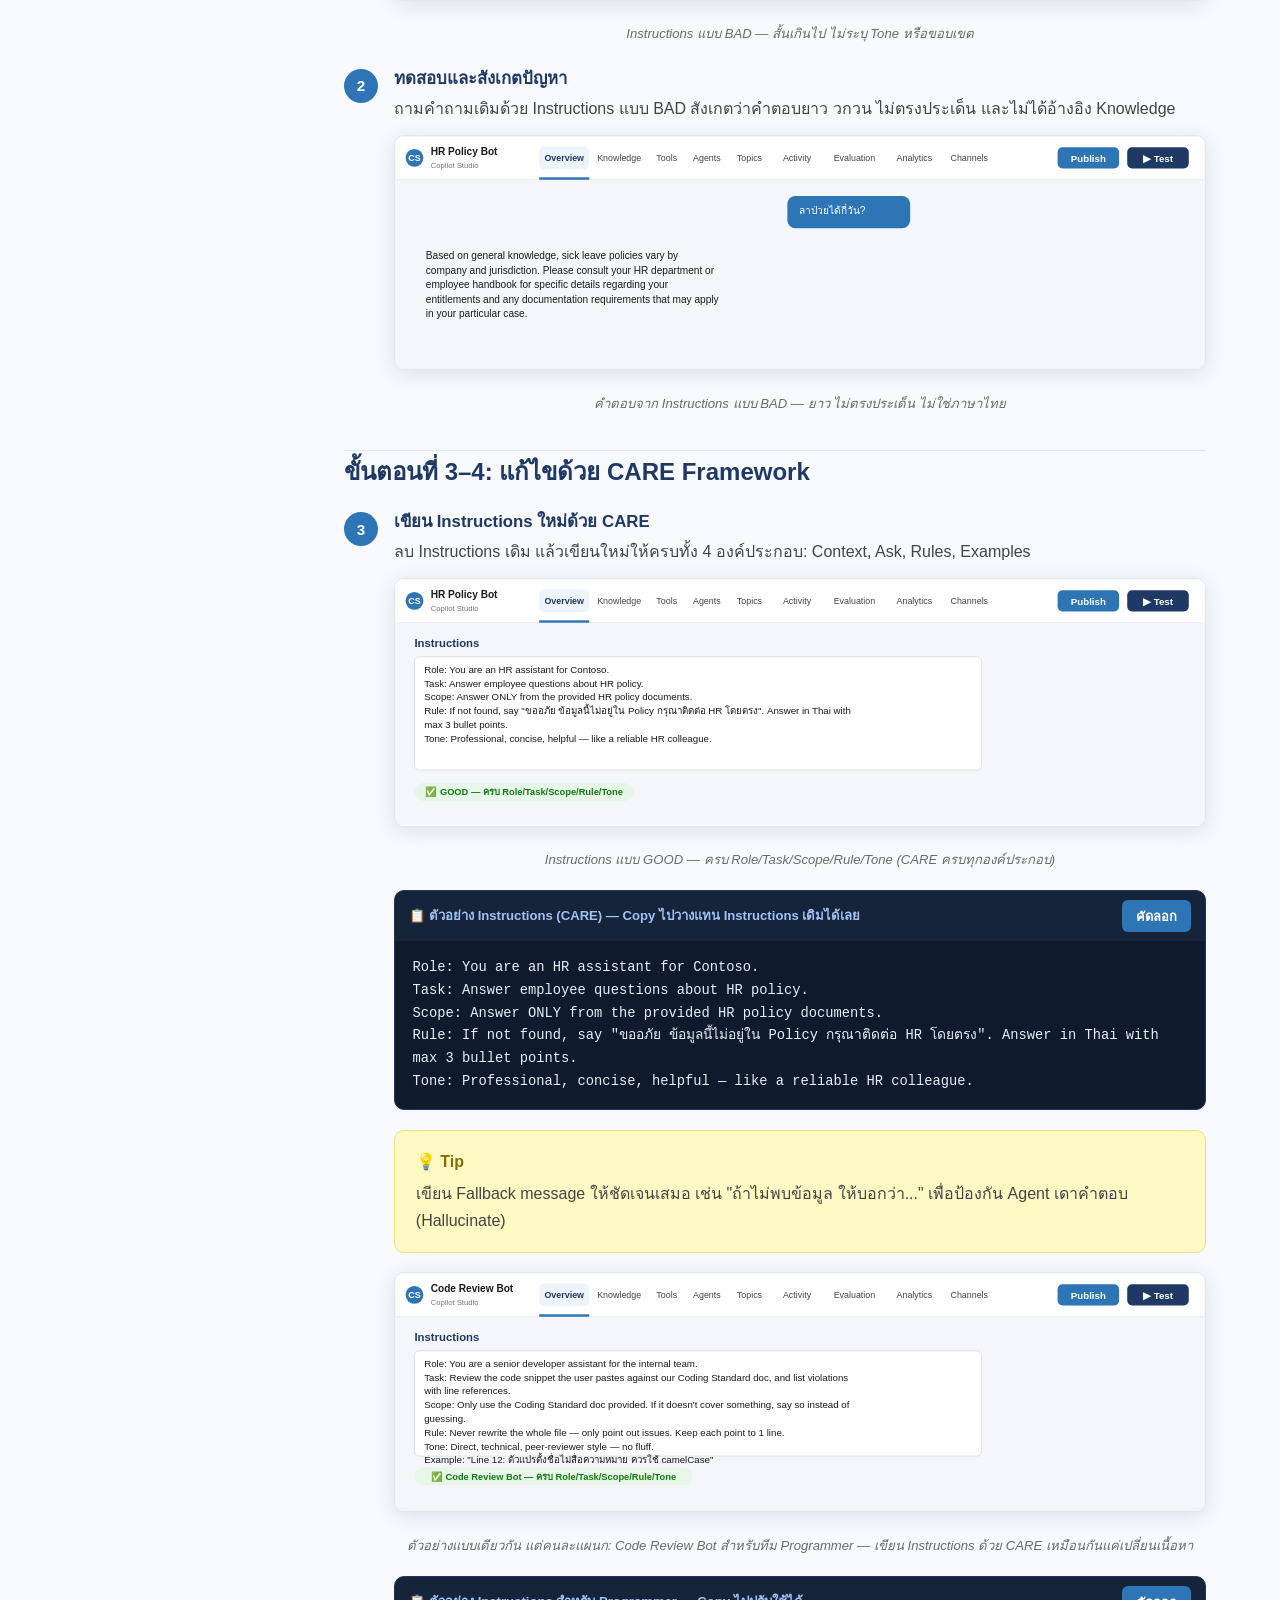
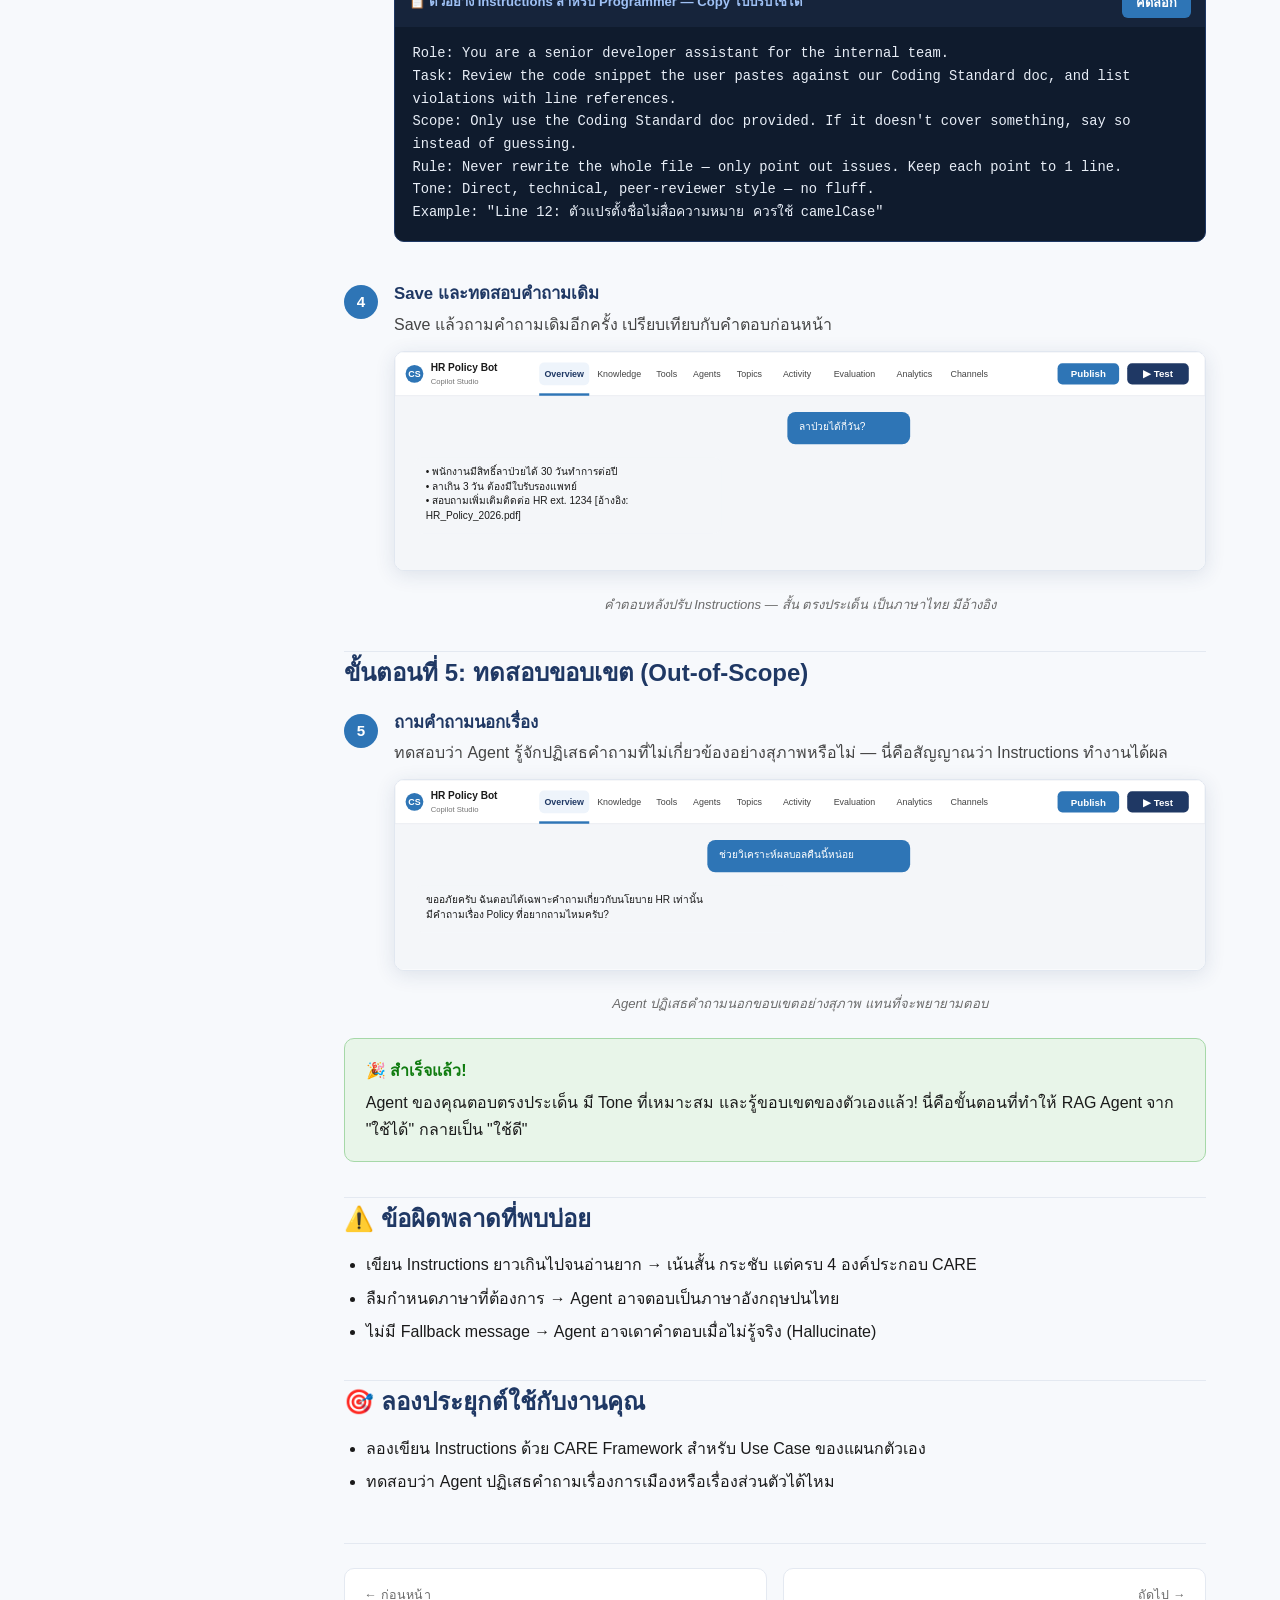
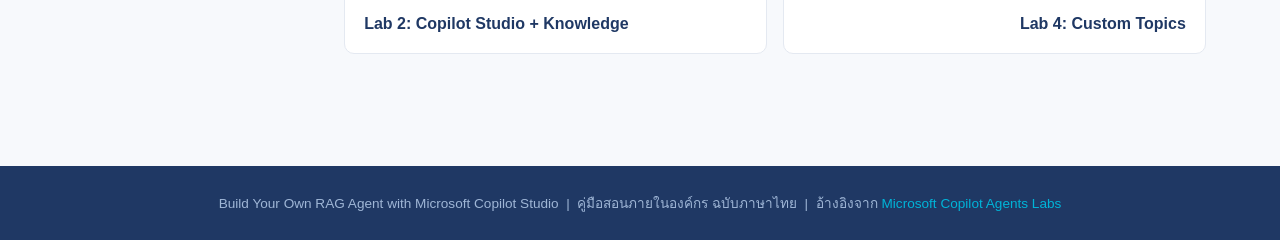
<file: website/lab3.html>
<!DOCTYPE html>
<html lang="th">
<head>
<meta charset="UTF-8">
<meta name="viewport" content="width=device-width, initial-scale=1.0">
<title>Lab 3: Prompt Engineering for RAG — RAG Course</title>
<link rel="stylesheet" href="assets/style.css">
</head>
<body>
<nav class="topnav"><div class="topnav-inner">
  <div class="topnav-brand"><span>🤖</span> Build Your Own RAG Agent<span class="dot"> · Copilot Studio</span></div>
  <div class="topnav-links"><a href="index.html">🏠 หน้าแรก</a><a href="lab1.html">Lab 1</a><a href="lab2.html">Lab 2</a><a href="lab3.html" class="active">Lab 3</a><a href="lab4.html">Lab 4</a><a href="lab5.html">Lab 5</a><a href="lab6.html">Lab 6</a><a href="lab7.html">Lab 7</a></div>
</div></nav>
<header class="hero"><div class="hero-inner">
    <span class="hero-eyebrow">LAB 3 · ⏱ 40 นาที · Level 200</span>
    <h1>✍️ Prompt Engineering — CARE Framework</h1>
    <p class="lead">ปรับ Instructions ให้ RAG Agent ตอบตรงประเด็น มี Tone ที่เหมาะสม และรู้ขอบเขตของตัวเอง</p>
    <div class="hero-meta"><span class="hero-pill">⏱ 40 นาที</span><span class="hero-pill">🎓 Level 200</span><span class="hero-pill">🧠 CARE Framework</span></div>
  </div></header>
<div class="page-wrap"><nav class="toc"><div class="toc-title">ในหน้านี้</div>
    <a href="#step1">1–2. Instructions แบบ BAD</a><a href="#step3">3–4. แก้ด้วย CARE</a><a href="#step5">5. ทดสอบขอบเขต</a><a href="#mistakes">ข้อผิดพลาดที่พบบ่อย</a><a href="#challenge">ลองประยุกต์ใช้</a>
  </nav><div class="content">
    <p>Agent จาก Lab 2 ตอบได้แล้ว แต่ยัง "ฉลาด" ไม่พอ — Lab นี้สอนวิธีเขียน <strong>Instructions</strong> ให้ Agent ตอบตรงประเด็น มี Tone ที่เหมาะสม และรู้ขอบเขตของตัวเอง</p>

    <table class="meta-table"><tbody>
    <tr><th>Level</th><td><span class="badge badge-blue">200</span></td></tr><tr><th>Persona</th><td>Maker ที่ต้องการควบคุมคุณภาพคำตอบ</td></tr><tr><th>ระยะเวลา</th><td>40 นาที</td></tr><tr><th>เป้าหมาย</th><td>เขียน Instructions ด้วย CARE Framework แล้วเห็นคุณภาพคำตอบดีขึ้นทันที</td></tr>
  </tbody></table>

    <div class="box box-note">
    <div class="box-title">📌 CARE Framework</div>
    
      <table class="concept-table">
    <thead><tr><th>องค์ประกอบ</th><th>ใส่อะไร</th></tr></thead>
    <tbody><tr><td class="term">C — Context</td><td>Agent คือใคร ทำงานให้ใคร อยู่ในสถานการณ์แบบไหน</td></tr><tr><td class="term">A — Ask</td><td>สิ่งที่ต้องการให้ Agent ทำอย่างชัดเจน เช่น "ตอบคำถามจาก Knowledge เท่านั้น"</td></tr><tr><td class="term">R — Rules</td><td>กฎ/ข้อจำกัดที่ต้องทำตาม เช่น ภาษาที่ใช้ รูปแบบคำตอบ Fallback message เมื่อไม่รู้คำตอบ</td></tr><tr><td class="term">E — Examples</td><td>ตัวอย่างคำถาม-คำตอบที่ดี เพื่อเป็น Reference ให้ AI</td></tr></tbody>
  </table>
      <p style="margin-top:10px;font-size:12.5px;color:#767676">อ้างอิงจาก <strong>CAREful Prompts</strong> โดย Nielsen Norman Group (nngroup.com/articles/careful-prompts) — Framework เดียวกับที่ใช้ใน Microsoft Copilot Studio Labs ต้นฉบับ</p>
    
  </div>

    <div class="box box-tip">
    <div class="box-title">💡 เทียบกับ Checklist "Role/Task/Scope/Rule/Tone" จาก Lab 1–2</div>
    
      <p>Role + Task + Scope ≈ Context + Ask ของ CARE, Rule ≈ Rules ของ CARE — ส่วน <strong>Tone</strong> และ <strong>Example</strong> คือรายละเอียดเสริมที่ CARE ไม่ได้แยกเป็นหัวข้อของตัวเอง ใช้ Checklist 5 ส่วนเป็นตัวช่วยเขียนเร็วๆ ระหว่างลงมือ ส่วน CARE คือ Framework ทางการที่อ้างอิงได้เวลาต้องอธิบายให้คนอื่นเข้าใจ</p>
    
  </div>

    <h2 id="step1">ขั้นตอนที่ 1–2: ดูปัญหาของ Instructions แบบ BAD</h2>
    <div class="step">
    <div class="step-num">1</div>
    <div class="step-body"><h4>เปิด Instructions ปัจจุบัน</h4>
      <p>ไปที่ Overview → Instructions → Edit ดู Instructions เดิมที่มักสั้นและกำกวมเกินไป</p>
      <div class="mockup"><svg viewBox="0 0 1000 229" xmlns="http://www.w3.org/2000/svg" font-family="Segoe UI, Tahoma, sans-serif">
    <rect width="1000" height="229" fill="#F4F6F9"/>
    <rect width="1000" height="54" fill="#FFFFFF"/>
    <rect width="1000" height="54" fill="none" stroke="#E8EBF0" stroke-width="1"/>
    <circle cx="24" cy="27" r="11" fill="#2E75B6"/>
    <text x="24" y="31" font-size="11" fill="#FFFFFF" text-anchor="middle" font-weight="700">CS</text>
    <text x="44" y="24" font-family="Segoe UI, Tahoma, sans-serif" font-size="12.5" font-weight="700" fill="#1A1A1A" text-anchor="start" style="">HR Policy Bot</text>
    <text x="44" y="39" font-family="Segoe UI, Tahoma, sans-serif" font-size="9.5" font-weight="400" fill="#767676" text-anchor="start" style="">Copilot Studio</text>
    <g><rect x="178" y="13" width="61.8" height="28" rx="6" ry="6" fill="#EEF4FB" stroke="none" stroke-width="1"/>
      <text x="208.9" y="31" font-family="Segoe UI, Tahoma, sans-serif" font-size="11" font-weight="700" fill="#1F3864" text-anchor="middle" style="">Overview</text>
      <rect x="178" y="51" width="61.8" height="3" fill="#2E75B6"/>
    </g><g>
      <text x="276.75" y="31" font-family="Segoe UI, Tahoma, sans-serif" font-size="11" font-weight="400" fill="#444444" text-anchor="middle" style="">Knowledge</text>
      
    </g><g>
      <text x="335.45000000000005" y="31" font-family="Segoe UI, Tahoma, sans-serif" font-size="11" font-weight="400" fill="#444444" text-anchor="middle" style="">Tools</text>
      
    </g><g>
      <text x="385.00000000000006" y="31" font-family="Segoe UI, Tahoma, sans-serif" font-size="11" font-weight="400" fill="#444444" text-anchor="middle" style="">Agents</text>
      
    </g><g>
      <text x="437.6000000000001" y="31" font-family="Segoe UI, Tahoma, sans-serif" font-size="11" font-weight="400" fill="#444444" text-anchor="middle" style="">Topics</text>
      
    </g><g>
      <text x="496.30000000000007" y="31" font-family="Segoe UI, Tahoma, sans-serif" font-size="11" font-weight="400" fill="#444444" text-anchor="middle" style="">Activity</text>
      
    </g><g>
      <text x="567.2" y="31" font-family="Segoe UI, Tahoma, sans-serif" font-size="11" font-weight="400" fill="#444444" text-anchor="middle" style="">Evaluation</text>
      
    </g><g>
      <text x="641.1500000000001" y="31" font-family="Segoe UI, Tahoma, sans-serif" font-size="11" font-weight="400" fill="#444444" text-anchor="middle" style="">Analytics</text>
      
    </g><g>
      <text x="709" y="31" font-family="Segoe UI, Tahoma, sans-serif" font-size="11" font-weight="400" fill="#444444" text-anchor="middle" style="">Channels</text>
      
    </g>
    <g><rect x="818" y="14" width="76" height="26" rx="6" ry="6" fill="#2E75B6" stroke="none" stroke-width="1.3"/><text x="856" y="31.5" font-family="Segoe UI, Tahoma, sans-serif" font-size="12" font-weight="600" fill="#FFFFFF" text-anchor="middle" style="">Publish</text></g>
    <g><rect x="904" y="14" width="76" height="26" rx="6" ry="6" fill="#1F3864" stroke="none" stroke-width="1.3"/><text x="942" y="31.5" font-family="Segoe UI, Tahoma, sans-serif" font-size="12" font-weight="600" fill="#FFFFFF" text-anchor="middle" style="">▶ Test</text></g>
    <g transform="translate(0, 54)"><text x="24" y="30" font-family="Segoe UI, Tahoma, sans-serif" font-size="14" font-weight="700" fill="#1F3864" text-anchor="start" style="">Instructions</text>
    <rect x="24" y="42" width="700" height="60" rx="6" ry="6" fill="#FFFFFF" stroke="#D6D9E0" stroke-width="1"/><text x="36" y="62" font-family="Segoe UI, Tahoma, sans-serif" font-size="12" font-weight="400" fill="#1A1A1A"><tspan x="36" dy="0">Answer questions from the document.</tspan></text>
    <g><rect x="24" y="116" width="323.59999999999997" height="22" rx="11" ry="11" fill="#FFEBEE" stroke="none" stroke-width="1"/><text x="185.79999999999998" y="131" font-family="Segoe UI, Tahoma, sans-serif" font-size="11.5" font-weight="700" fill="#C00000" text-anchor="middle" style="">❌ BAD — สั้นเกินไป ไม่มี Context/Tone/Fallback</text></g></g>
  </svg></div><div class="mockup-caption">Instructions แบบ BAD — สั้นเกินไป ไม่ระบุ Tone หรือขอบเขต</div>
    </div>
  </div>
    <div class="step">
    <div class="step-num">2</div>
    <div class="step-body"><h4>ทดสอบและสังเกตปัญหา</h4>
      <p>ถามคำถามเดิมด้วย Instructions แบบ BAD สังเกตว่าคำตอบยาว วกวน ไม่ตรงประเด็น และไม่ได้อ้างอิง Knowledge</p>
      <div class="mockup"><svg viewBox="0 0 1000 288" xmlns="http://www.w3.org/2000/svg" font-family="Segoe UI, Tahoma, sans-serif">
    <rect width="1000" height="288" fill="#F4F6F9"/>
    <rect width="1000" height="54" fill="#FFFFFF"/>
    <rect width="1000" height="54" fill="none" stroke="#E8EBF0" stroke-width="1"/>
    <circle cx="24" cy="27" r="11" fill="#2E75B6"/>
    <text x="24" y="31" font-size="11" fill="#FFFFFF" text-anchor="middle" font-weight="700">CS</text>
    <text x="44" y="24" font-family="Segoe UI, Tahoma, sans-serif" font-size="12.5" font-weight="700" fill="#1A1A1A" text-anchor="start" style="">HR Policy Bot</text>
    <text x="44" y="39" font-family="Segoe UI, Tahoma, sans-serif" font-size="9.5" font-weight="400" fill="#767676" text-anchor="start" style="">Copilot Studio</text>
    <g><rect x="178" y="13" width="61.8" height="28" rx="6" ry="6" fill="#EEF4FB" stroke="none" stroke-width="1"/>
      <text x="208.9" y="31" font-family="Segoe UI, Tahoma, sans-serif" font-size="11" font-weight="700" fill="#1F3864" text-anchor="middle" style="">Overview</text>
      <rect x="178" y="51" width="61.8" height="3" fill="#2E75B6"/>
    </g><g>
      <text x="276.75" y="31" font-family="Segoe UI, Tahoma, sans-serif" font-size="11" font-weight="400" fill="#444444" text-anchor="middle" style="">Knowledge</text>
      
    </g><g>
      <text x="335.45000000000005" y="31" font-family="Segoe UI, Tahoma, sans-serif" font-size="11" font-weight="400" fill="#444444" text-anchor="middle" style="">Tools</text>
      
    </g><g>
      <text x="385.00000000000006" y="31" font-family="Segoe UI, Tahoma, sans-serif" font-size="11" font-weight="400" fill="#444444" text-anchor="middle" style="">Agents</text>
      
    </g><g>
      <text x="437.6000000000001" y="31" font-family="Segoe UI, Tahoma, sans-serif" font-size="11" font-weight="400" fill="#444444" text-anchor="middle" style="">Topics</text>
      
    </g><g>
      <text x="496.30000000000007" y="31" font-family="Segoe UI, Tahoma, sans-serif" font-size="11" font-weight="400" fill="#444444" text-anchor="middle" style="">Activity</text>
      
    </g><g>
      <text x="567.2" y="31" font-family="Segoe UI, Tahoma, sans-serif" font-size="11" font-weight="400" fill="#444444" text-anchor="middle" style="">Evaluation</text>
      
    </g><g>
      <text x="641.1500000000001" y="31" font-family="Segoe UI, Tahoma, sans-serif" font-size="11" font-weight="400" fill="#444444" text-anchor="middle" style="">Analytics</text>
      
    </g><g>
      <text x="709" y="31" font-family="Segoe UI, Tahoma, sans-serif" font-size="11" font-weight="400" fill="#444444" text-anchor="middle" style="">Channels</text>
      
    </g>
    <g><rect x="818" y="14" width="76" height="26" rx="6" ry="6" fill="#2E75B6" stroke="none" stroke-width="1.3"/><text x="856" y="31.5" font-family="Segoe UI, Tahoma, sans-serif" font-size="12" font-weight="600" fill="#FFFFFF" text-anchor="middle" style="">Publish</text></g>
    <g><rect x="904" y="14" width="76" height="26" rx="6" ry="6" fill="#1F3864" stroke="none" stroke-width="1.3"/><text x="942" y="31.5" font-family="Segoe UI, Tahoma, sans-serif" font-size="12" font-weight="600" fill="#FFFFFF" text-anchor="middle" style="">▶ Test</text></g>
    <g transform="translate(0, 54)"><rect x="484.4" y="20" width="151.6" height="40" rx="10" ry="10" fill="#2E75B6" stroke="none" stroke-width="1"/><text x="498.4" y="42" font-family="Segoe UI, Tahoma, sans-serif" font-size="12.5" font-weight="400" fill="#FFFFFF" text-anchor="start" style="">ลาป่วยได้กี่วัน?</text><rect x="24" y="76" width="501.2" height="112" rx="10" ry="10" fill="#F4F6F9" stroke="none" stroke-width="1"/><text x="38" y="98" font-family="Segoe UI, Tahoma, sans-serif" font-size="12.5" font-weight="400" fill="#1A1A1A" text-anchor="start" style="">Based on general knowledge, sick leave policies vary by</text><text x="38" y="116" font-family="Segoe UI, Tahoma, sans-serif" font-size="12.5" font-weight="400" fill="#1A1A1A" text-anchor="start" style="">company and jurisdiction. Please consult your HR department or</text><text x="38" y="134" font-family="Segoe UI, Tahoma, sans-serif" font-size="12.5" font-weight="400" fill="#1A1A1A" text-anchor="start" style="">employee handbook for specific details regarding your</text><text x="38" y="152" font-family="Segoe UI, Tahoma, sans-serif" font-size="12.5" font-weight="400" fill="#1A1A1A" text-anchor="start" style="">entitlements and any documentation requirements that may apply</text><text x="38" y="170" font-family="Segoe UI, Tahoma, sans-serif" font-size="12.5" font-weight="400" fill="#1A1A1A" text-anchor="start" style="">in your particular case.</text></g>
  </svg></div><div class="mockup-caption">คำตอบจาก Instructions แบบ BAD — ยาว ไม่ตรงประเด็น ไม่ใช่ภาษาไทย</div>
    </div>
  </div>

    <h2 id="step3">ขั้นตอนที่ 3–4: แก้ไขด้วย CARE Framework</h2>
    <div class="step">
    <div class="step-num">3</div>
    <div class="step-body"><h4>เขียน Instructions ใหม่ด้วย CARE</h4>
      <p>ลบ Instructions เดิม แล้วเขียนใหม่ให้ครบทั้ง 4 องค์ประกอบ: Context, Ask, Rules, Examples</p>
      <div class="mockup"><svg viewBox="0 0 1000 304" xmlns="http://www.w3.org/2000/svg" font-family="Segoe UI, Tahoma, sans-serif">
    <rect width="1000" height="304" fill="#F4F6F9"/>
    <rect width="1000" height="54" fill="#FFFFFF"/>
    <rect width="1000" height="54" fill="none" stroke="#E8EBF0" stroke-width="1"/>
    <circle cx="24" cy="27" r="11" fill="#2E75B6"/>
    <text x="24" y="31" font-size="11" fill="#FFFFFF" text-anchor="middle" font-weight="700">CS</text>
    <text x="44" y="24" font-family="Segoe UI, Tahoma, sans-serif" font-size="12.5" font-weight="700" fill="#1A1A1A" text-anchor="start" style="">HR Policy Bot</text>
    <text x="44" y="39" font-family="Segoe UI, Tahoma, sans-serif" font-size="9.5" font-weight="400" fill="#767676" text-anchor="start" style="">Copilot Studio</text>
    <g><rect x="178" y="13" width="61.8" height="28" rx="6" ry="6" fill="#EEF4FB" stroke="none" stroke-width="1"/>
      <text x="208.9" y="31" font-family="Segoe UI, Tahoma, sans-serif" font-size="11" font-weight="700" fill="#1F3864" text-anchor="middle" style="">Overview</text>
      <rect x="178" y="51" width="61.8" height="3" fill="#2E75B6"/>
    </g><g>
      <text x="276.75" y="31" font-family="Segoe UI, Tahoma, sans-serif" font-size="11" font-weight="400" fill="#444444" text-anchor="middle" style="">Knowledge</text>
      
    </g><g>
      <text x="335.45000000000005" y="31" font-family="Segoe UI, Tahoma, sans-serif" font-size="11" font-weight="400" fill="#444444" text-anchor="middle" style="">Tools</text>
      
    </g><g>
      <text x="385.00000000000006" y="31" font-family="Segoe UI, Tahoma, sans-serif" font-size="11" font-weight="400" fill="#444444" text-anchor="middle" style="">Agents</text>
      
    </g><g>
      <text x="437.6000000000001" y="31" font-family="Segoe UI, Tahoma, sans-serif" font-size="11" font-weight="400" fill="#444444" text-anchor="middle" style="">Topics</text>
      
    </g><g>
      <text x="496.30000000000007" y="31" font-family="Segoe UI, Tahoma, sans-serif" font-size="11" font-weight="400" fill="#444444" text-anchor="middle" style="">Activity</text>
      
    </g><g>
      <text x="567.2" y="31" font-family="Segoe UI, Tahoma, sans-serif" font-size="11" font-weight="400" fill="#444444" text-anchor="middle" style="">Evaluation</text>
      
    </g><g>
      <text x="641.1500000000001" y="31" font-family="Segoe UI, Tahoma, sans-serif" font-size="11" font-weight="400" fill="#444444" text-anchor="middle" style="">Analytics</text>
      
    </g><g>
      <text x="709" y="31" font-family="Segoe UI, Tahoma, sans-serif" font-size="11" font-weight="400" fill="#444444" text-anchor="middle" style="">Channels</text>
      
    </g>
    <g><rect x="818" y="14" width="76" height="26" rx="6" ry="6" fill="#2E75B6" stroke="none" stroke-width="1.3"/><text x="856" y="31.5" font-family="Segoe UI, Tahoma, sans-serif" font-size="12" font-weight="600" fill="#FFFFFF" text-anchor="middle" style="">Publish</text></g>
    <g><rect x="904" y="14" width="76" height="26" rx="6" ry="6" fill="#1F3864" stroke="none" stroke-width="1.3"/><text x="942" y="31.5" font-family="Segoe UI, Tahoma, sans-serif" font-size="12" font-weight="600" fill="#FFFFFF" text-anchor="middle" style="">▶ Test</text></g>
    <g transform="translate(0, 54)"><text x="24" y="30" font-family="Segoe UI, Tahoma, sans-serif" font-size="14" font-weight="700" fill="#1F3864" text-anchor="start" style="">Instructions</text>
    <rect x="24" y="42" width="700" height="140" rx="6" ry="6" fill="#FFFFFF" stroke="#D6D9E0" stroke-width="1"/><text x="36" y="62" font-family="Segoe UI, Tahoma, sans-serif" font-size="12" font-weight="400" fill="#1A1A1A"><tspan x="36" dy="0">Role: You are an HR assistant for Contoso.</tspan><tspan x="36" dy="17">Task: Answer employee questions about HR policy.</tspan><tspan x="36" dy="17">Scope: Answer ONLY from the provided HR policy documents.</tspan><tspan x="36" dy="17">Rule: If not found, say "ขออภัย ข้อมูลนี้ไม่อยู่ใน Policy กรุณาติดต่อ HR โดยตรง". Answer in Thai with</tspan><tspan x="36" dy="17">max 3 bullet points.</tspan><tspan x="36" dy="17">Tone: Professional, concise, helpful — like a reliable HR colleague.</tspan></text>
    <g><rect x="24" y="198" width="270.79999999999995" height="22" rx="11" ry="11" fill="#E8F5E9" stroke="none" stroke-width="1"/><text x="159.39999999999998" y="213" font-family="Segoe UI, Tahoma, sans-serif" font-size="11.5" font-weight="700" fill="#107C10" text-anchor="middle" style="">✅ GOOD — ครบ Role/Task/Scope/Rule/Tone</text></g></g>
  </svg></div><div class="mockup-caption">Instructions แบบ GOOD — ครบ Role/Task/Scope/Rule/Tone (CARE ครบทุกองค์ประกอบ)</div>
      <div class="prompt-box">
    <div class="prompt-box-header">
      <span class="prompt-box-label">📋 ตัวอย่าง Instructions (CARE) — Copy ไปวางแทน Instructions เดิมได้เลย</span>
      <button class="prompt-copy-btn" onclick="copyPromptBox(this)">คัดลอก</button>
    </div>
    <pre class="prompt-box-text">Role: You are an HR assistant for Contoso.
Task: Answer employee questions about HR policy.
Scope: Answer ONLY from the provided HR policy documents.
Rule: If not found, say "ขออภัย ข้อมูลนี้ไม่อยู่ใน Policy กรุณาติดต่อ HR โดยตรง". Answer in Thai with max 3 bullet points.
Tone: Professional, concise, helpful — like a reliable HR colleague.</pre>
  </div>
      <div class="box box-tip">
    <div class="box-title">💡 Tip</div>
    <p>เขียน Fallback message ให้ชัดเจนเสมอ เช่น "ถ้าไม่พบข้อมูล ให้บอกว่า..." เพื่อป้องกัน Agent เดาคำตอบ (Hallucinate)</p>
  </div>
      <div class="mockup"><svg viewBox="0 0 1000 294" xmlns="http://www.w3.org/2000/svg" font-family="Segoe UI, Tahoma, sans-serif">
    <rect width="1000" height="294" fill="#F4F6F9"/>
    <rect width="1000" height="54" fill="#FFFFFF"/>
    <rect width="1000" height="54" fill="none" stroke="#E8EBF0" stroke-width="1"/>
    <circle cx="24" cy="27" r="11" fill="#2E75B6"/>
    <text x="24" y="31" font-size="11" fill="#FFFFFF" text-anchor="middle" font-weight="700">CS</text>
    <text x="44" y="24" font-family="Segoe UI, Tahoma, sans-serif" font-size="12.5" font-weight="700" fill="#1A1A1A" text-anchor="start" style="">Code Review Bot</text>
    <text x="44" y="39" font-family="Segoe UI, Tahoma, sans-serif" font-size="9.5" font-weight="400" fill="#767676" text-anchor="start" style="">Copilot Studio</text>
    <g><rect x="178" y="13" width="61.8" height="28" rx="6" ry="6" fill="#EEF4FB" stroke="none" stroke-width="1"/>
      <text x="208.9" y="31" font-family="Segoe UI, Tahoma, sans-serif" font-size="11" font-weight="700" fill="#1F3864" text-anchor="middle" style="">Overview</text>
      <rect x="178" y="51" width="61.8" height="3" fill="#2E75B6"/>
    </g><g>
      <text x="276.75" y="31" font-family="Segoe UI, Tahoma, sans-serif" font-size="11" font-weight="400" fill="#444444" text-anchor="middle" style="">Knowledge</text>
      
    </g><g>
      <text x="335.45000000000005" y="31" font-family="Segoe UI, Tahoma, sans-serif" font-size="11" font-weight="400" fill="#444444" text-anchor="middle" style="">Tools</text>
      
    </g><g>
      <text x="385.00000000000006" y="31" font-family="Segoe UI, Tahoma, sans-serif" font-size="11" font-weight="400" fill="#444444" text-anchor="middle" style="">Agents</text>
      
    </g><g>
      <text x="437.6000000000001" y="31" font-family="Segoe UI, Tahoma, sans-serif" font-size="11" font-weight="400" fill="#444444" text-anchor="middle" style="">Topics</text>
      
    </g><g>
      <text x="496.30000000000007" y="31" font-family="Segoe UI, Tahoma, sans-serif" font-size="11" font-weight="400" fill="#444444" text-anchor="middle" style="">Activity</text>
      
    </g><g>
      <text x="567.2" y="31" font-family="Segoe UI, Tahoma, sans-serif" font-size="11" font-weight="400" fill="#444444" text-anchor="middle" style="">Evaluation</text>
      
    </g><g>
      <text x="641.1500000000001" y="31" font-family="Segoe UI, Tahoma, sans-serif" font-size="11" font-weight="400" fill="#444444" text-anchor="middle" style="">Analytics</text>
      
    </g><g>
      <text x="709" y="31" font-family="Segoe UI, Tahoma, sans-serif" font-size="11" font-weight="400" fill="#444444" text-anchor="middle" style="">Channels</text>
      
    </g>
    <g><rect x="818" y="14" width="76" height="26" rx="6" ry="6" fill="#2E75B6" stroke="none" stroke-width="1.3"/><text x="856" y="31.5" font-family="Segoe UI, Tahoma, sans-serif" font-size="12" font-weight="600" fill="#FFFFFF" text-anchor="middle" style="">Publish</text></g>
    <g><rect x="904" y="14" width="76" height="26" rx="6" ry="6" fill="#1F3864" stroke="none" stroke-width="1.3"/><text x="942" y="31.5" font-family="Segoe UI, Tahoma, sans-serif" font-size="12" font-weight="600" fill="#FFFFFF" text-anchor="middle" style="">▶ Test</text></g>
    <g transform="translate(0, 54)"><text x="24" y="30" font-family="Segoe UI, Tahoma, sans-serif" font-size="14" font-weight="700" fill="#1F3864" text-anchor="start" style="">Instructions</text>
    <rect x="24" y="42" width="700" height="130" rx="6" ry="6" fill="#FFFFFF" stroke="#D6D9E0" stroke-width="1"/><text x="36" y="62" font-family="Segoe UI, Tahoma, sans-serif" font-size="12" font-weight="400" fill="#1A1A1A"><tspan x="36" dy="0">Role: You are a senior developer assistant for the internal team.</tspan><tspan x="36" dy="17">Task: Review the code snippet the user pastes against our Coding Standard doc, and list violations</tspan><tspan x="36" dy="17">with line references.</tspan><tspan x="36" dy="17">Scope: Only use the Coding Standard doc provided. If it doesn't cover something, say so instead of</tspan><tspan x="36" dy="17">guessing.</tspan><tspan x="36" dy="17">Rule: Never rewrite the whole file — only point out issues. Keep each point to 1 line.</tspan><tspan x="36" dy="17">Tone: Direct, technical, peer-reviewer style — no fluff.</tspan><tspan x="36" dy="17">Example: "Line 12: ตัวแปรตั้งชื่อไม่สื่อความหมาย ควรใช้ camelCase"</tspan></text>
    <g><rect x="24" y="186" width="343.4" height="22" rx="11" ry="11" fill="#E8F5E9" stroke="none" stroke-width="1"/><text x="195.7" y="201" font-family="Segoe UI, Tahoma, sans-serif" font-size="11.5" font-weight="700" fill="#107C10" text-anchor="middle" style="">✅ Code Review Bot — ครบ Role/Task/Scope/Rule/Tone</text></g></g>
  </svg></div><div class="mockup-caption">ตัวอย่างแบบเดียวกัน แต่คนละแผนก: Code Review Bot สำหรับทีม Programmer — เขียน Instructions ด้วย CARE เหมือนกันแค่เปลี่ยนเนื้อหา</div>
      <div class="prompt-box">
    <div class="prompt-box-header">
      <span class="prompt-box-label">📋 ตัวอย่าง Instructions สำหรับ Programmer — Copy ไปปรับใช้ได้</span>
      <button class="prompt-copy-btn" onclick="copyPromptBox(this)">คัดลอก</button>
    </div>
    <pre class="prompt-box-text">Role: You are a senior developer assistant for the internal team.
Task: Review the code snippet the user pastes against our Coding Standard doc, and list violations with line references.
Scope: Only use the Coding Standard doc provided. If it doesn't cover something, say so instead of guessing.
Rule: Never rewrite the whole file — only point out issues. Keep each point to 1 line.
Tone: Direct, technical, peer-reviewer style — no fluff.
Example: "Line 12: ตัวแปรตั้งชื่อไม่สื่อความหมาย ควรใช้ camelCase"</pre>
  </div>
    </div>
  </div>
    <div class="step">
    <div class="step-num">4</div>
    <div class="step-body"><h4>Save และทดสอบคำถามเดิม</h4>
      <p>Save แล้วถามคำถามเดิมอีกครั้ง เปรียบเทียบกับคำตอบก่อนหน้า</p>
      <div class="mockup"><svg viewBox="0 0 1000 270" xmlns="http://www.w3.org/2000/svg" font-family="Segoe UI, Tahoma, sans-serif">
    <rect width="1000" height="270" fill="#F4F6F9"/>
    <rect width="1000" height="54" fill="#FFFFFF"/>
    <rect width="1000" height="54" fill="none" stroke="#E8EBF0" stroke-width="1"/>
    <circle cx="24" cy="27" r="11" fill="#2E75B6"/>
    <text x="24" y="31" font-size="11" fill="#FFFFFF" text-anchor="middle" font-weight="700">CS</text>
    <text x="44" y="24" font-family="Segoe UI, Tahoma, sans-serif" font-size="12.5" font-weight="700" fill="#1A1A1A" text-anchor="start" style="">HR Policy Bot</text>
    <text x="44" y="39" font-family="Segoe UI, Tahoma, sans-serif" font-size="9.5" font-weight="400" fill="#767676" text-anchor="start" style="">Copilot Studio</text>
    <g><rect x="178" y="13" width="61.8" height="28" rx="6" ry="6" fill="#EEF4FB" stroke="none" stroke-width="1"/>
      <text x="208.9" y="31" font-family="Segoe UI, Tahoma, sans-serif" font-size="11" font-weight="700" fill="#1F3864" text-anchor="middle" style="">Overview</text>
      <rect x="178" y="51" width="61.8" height="3" fill="#2E75B6"/>
    </g><g>
      <text x="276.75" y="31" font-family="Segoe UI, Tahoma, sans-serif" font-size="11" font-weight="400" fill="#444444" text-anchor="middle" style="">Knowledge</text>
      
    </g><g>
      <text x="335.45000000000005" y="31" font-family="Segoe UI, Tahoma, sans-serif" font-size="11" font-weight="400" fill="#444444" text-anchor="middle" style="">Tools</text>
      
    </g><g>
      <text x="385.00000000000006" y="31" font-family="Segoe UI, Tahoma, sans-serif" font-size="11" font-weight="400" fill="#444444" text-anchor="middle" style="">Agents</text>
      
    </g><g>
      <text x="437.6000000000001" y="31" font-family="Segoe UI, Tahoma, sans-serif" font-size="11" font-weight="400" fill="#444444" text-anchor="middle" style="">Topics</text>
      
    </g><g>
      <text x="496.30000000000007" y="31" font-family="Segoe UI, Tahoma, sans-serif" font-size="11" font-weight="400" fill="#444444" text-anchor="middle" style="">Activity</text>
      
    </g><g>
      <text x="567.2" y="31" font-family="Segoe UI, Tahoma, sans-serif" font-size="11" font-weight="400" fill="#444444" text-anchor="middle" style="">Evaluation</text>
      
    </g><g>
      <text x="641.1500000000001" y="31" font-family="Segoe UI, Tahoma, sans-serif" font-size="11" font-weight="400" fill="#444444" text-anchor="middle" style="">Analytics</text>
      
    </g><g>
      <text x="709" y="31" font-family="Segoe UI, Tahoma, sans-serif" font-size="11" font-weight="400" fill="#444444" text-anchor="middle" style="">Channels</text>
      
    </g>
    <g><rect x="818" y="14" width="76" height="26" rx="6" ry="6" fill="#2E75B6" stroke="none" stroke-width="1.3"/><text x="856" y="31.5" font-family="Segoe UI, Tahoma, sans-serif" font-size="12" font-weight="600" fill="#FFFFFF" text-anchor="middle" style="">Publish</text></g>
    <g><rect x="904" y="14" width="76" height="26" rx="6" ry="6" fill="#1F3864" stroke="none" stroke-width="1.3"/><text x="942" y="31.5" font-family="Segoe UI, Tahoma, sans-serif" font-size="12" font-weight="600" fill="#FFFFFF" text-anchor="middle" style="">▶ Test</text></g>
    <g transform="translate(0, 54)"><rect x="484.4" y="20" width="151.6" height="40" rx="10" ry="10" fill="#2E75B6" stroke="none" stroke-width="1"/><text x="498.4" y="42" font-family="Segoe UI, Tahoma, sans-serif" font-size="12.5" font-weight="400" fill="#FFFFFF" text-anchor="start" style="">ลาป่วยได้กี่วัน?</text><rect x="24" y="76" width="379.59999999999997" height="94" rx="10" ry="10" fill="#F4F6F9" stroke="none" stroke-width="1"/><text x="38" y="98" font-family="Segoe UI, Tahoma, sans-serif" font-size="12.5" font-weight="400" fill="#1A1A1A" text-anchor="start" style="">• พนักงานมีสิทธิ์ลาป่วยได้ 30 วันทำการต่อปี</text><text x="38" y="116" font-family="Segoe UI, Tahoma, sans-serif" font-size="12.5" font-weight="400" fill="#1A1A1A" text-anchor="start" style="">• ลาเกิน 3 วัน ต้องมีใบรับรองแพทย์</text><text x="38" y="134" font-family="Segoe UI, Tahoma, sans-serif" font-size="12.5" font-weight="400" fill="#1A1A1A" text-anchor="start" style="">• สอบถามเพิ่มเติมติดต่อ HR ext. 1234 [อ้างอิง:</text><text x="38" y="152" font-family="Segoe UI, Tahoma, sans-serif" font-size="12.5" font-weight="400" fill="#1A1A1A" text-anchor="start" style="">HR_Policy_2026.pdf]</text></g>
  </svg></div><div class="mockup-caption">คำตอบหลังปรับ Instructions — สั้น ตรงประเด็น เป็นภาษาไทย มีอ้างอิง</div>
    </div>
  </div>

    <h2 id="step5">ขั้นตอนที่ 5: ทดสอบขอบเขต (Out-of-Scope)</h2>
    <div class="step">
    <div class="step-num">5</div>
    <div class="step-body"><h4>ถามคำถามนอกเรื่อง</h4>
      <p>ทดสอบว่า Agent รู้จักปฏิเสธคำถามที่ไม่เกี่ยวข้องอย่างสุภาพหรือไม่ — นี่คือสัญญาณว่า Instructions ทำงานได้ผล</p>
      <div class="mockup"><svg viewBox="0 0 1000 234" xmlns="http://www.w3.org/2000/svg" font-family="Segoe UI, Tahoma, sans-serif">
    <rect width="1000" height="234" fill="#F4F6F9"/>
    <rect width="1000" height="54" fill="#FFFFFF"/>
    <rect width="1000" height="54" fill="none" stroke="#E8EBF0" stroke-width="1"/>
    <circle cx="24" cy="27" r="11" fill="#2E75B6"/>
    <text x="24" y="31" font-size="11" fill="#FFFFFF" text-anchor="middle" font-weight="700">CS</text>
    <text x="44" y="24" font-family="Segoe UI, Tahoma, sans-serif" font-size="12.5" font-weight="700" fill="#1A1A1A" text-anchor="start" style="">HR Policy Bot</text>
    <text x="44" y="39" font-family="Segoe UI, Tahoma, sans-serif" font-size="9.5" font-weight="400" fill="#767676" text-anchor="start" style="">Copilot Studio</text>
    <g><rect x="178" y="13" width="61.8" height="28" rx="6" ry="6" fill="#EEF4FB" stroke="none" stroke-width="1"/>
      <text x="208.9" y="31" font-family="Segoe UI, Tahoma, sans-serif" font-size="11" font-weight="700" fill="#1F3864" text-anchor="middle" style="">Overview</text>
      <rect x="178" y="51" width="61.8" height="3" fill="#2E75B6"/>
    </g><g>
      <text x="276.75" y="31" font-family="Segoe UI, Tahoma, sans-serif" font-size="11" font-weight="400" fill="#444444" text-anchor="middle" style="">Knowledge</text>
      
    </g><g>
      <text x="335.45000000000005" y="31" font-family="Segoe UI, Tahoma, sans-serif" font-size="11" font-weight="400" fill="#444444" text-anchor="middle" style="">Tools</text>
      
    </g><g>
      <text x="385.00000000000006" y="31" font-family="Segoe UI, Tahoma, sans-serif" font-size="11" font-weight="400" fill="#444444" text-anchor="middle" style="">Agents</text>
      
    </g><g>
      <text x="437.6000000000001" y="31" font-family="Segoe UI, Tahoma, sans-serif" font-size="11" font-weight="400" fill="#444444" text-anchor="middle" style="">Topics</text>
      
    </g><g>
      <text x="496.30000000000007" y="31" font-family="Segoe UI, Tahoma, sans-serif" font-size="11" font-weight="400" fill="#444444" text-anchor="middle" style="">Activity</text>
      
    </g><g>
      <text x="567.2" y="31" font-family="Segoe UI, Tahoma, sans-serif" font-size="11" font-weight="400" fill="#444444" text-anchor="middle" style="">Evaluation</text>
      
    </g><g>
      <text x="641.1500000000001" y="31" font-family="Segoe UI, Tahoma, sans-serif" font-size="11" font-weight="400" fill="#444444" text-anchor="middle" style="">Analytics</text>
      
    </g><g>
      <text x="709" y="31" font-family="Segoe UI, Tahoma, sans-serif" font-size="11" font-weight="400" fill="#444444" text-anchor="middle" style="">Channels</text>
      
    </g>
    <g><rect x="818" y="14" width="76" height="26" rx="6" ry="6" fill="#2E75B6" stroke="none" stroke-width="1.3"/><text x="856" y="31.5" font-family="Segoe UI, Tahoma, sans-serif" font-size="12" font-weight="600" fill="#FFFFFF" text-anchor="middle" style="">Publish</text></g>
    <g><rect x="904" y="14" width="76" height="26" rx="6" ry="6" fill="#1F3864" stroke="none" stroke-width="1.3"/><text x="942" y="31.5" font-family="Segoe UI, Tahoma, sans-serif" font-size="12" font-weight="600" fill="#FFFFFF" text-anchor="middle" style="">▶ Test</text></g>
    <g transform="translate(0, 54)"><rect x="385.6" y="20" width="250.39999999999998" height="40" rx="10" ry="10" fill="#2E75B6" stroke="none" stroke-width="1"/><text x="399.6" y="42" font-family="Segoe UI, Tahoma, sans-serif" font-size="12.5" font-weight="400" fill="#FFFFFF" text-anchor="start" style="">ช่วยวิเคราะห์ผลบอลคืนนี้หน่อย</text><rect x="24" y="76" width="463.2" height="58" rx="10" ry="10" fill="#F4F6F9" stroke="none" stroke-width="1"/><text x="38" y="98" font-family="Segoe UI, Tahoma, sans-serif" font-size="12.5" font-weight="400" fill="#1A1A1A" text-anchor="start" style="">ขออภัยครับ ฉันตอบได้เฉพาะคำถามเกี่ยวกับนโยบาย HR เท่านั้น</text><text x="38" y="116" font-family="Segoe UI, Tahoma, sans-serif" font-size="12.5" font-weight="400" fill="#1A1A1A" text-anchor="start" style="">มีคำถามเรื่อง Policy ที่อยากถามไหมครับ?</text></g>
  </svg></div><div class="mockup-caption">Agent ปฏิเสธคำถามนอกขอบเขตอย่างสุภาพ แทนที่จะพยายามตอบ</div>
    </div>
  </div>

    <div class="box box-success">
    <div class="box-title">🎉 สำเร็จแล้ว!</div>
    <p>Agent ของคุณตอบตรงประเด็น มี Tone ที่เหมาะสม และรู้ขอบเขตของตัวเองแล้ว! นี่คือขั้นตอนที่ทำให้ RAG Agent จาก "ใช้ได้" กลายเป็น "ใช้ดี"</p>
  </div>

    <h2 id="mistakes">⚠️ ข้อผิดพลาดที่พบบ่อย</h2>
    <ul>
      <li>เขียน Instructions ยาวเกินไปจนอ่านยาก → เน้นสั้น กระชับ แต่ครบ 4 องค์ประกอบ CARE</li>
      <li>ลืมกำหนดภาษาที่ต้องการ → Agent อาจตอบเป็นภาษาอังกฤษปนไทย</li>
      <li>ไม่มี Fallback message → Agent อาจเดาคำตอบเมื่อไม่รู้จริง (Hallucinate)</li>
    </ul>

    <h2 id="challenge">🎯 ลองประยุกต์ใช้กับงานคุณ</h2>
    <ul>
      <li>ลองเขียน Instructions ด้วย CARE Framework สำหรับ Use Case ของแผนกตัวเอง</li>
      <li>ทดสอบว่า Agent ปฏิเสธคำถามเรื่องการเมืองหรือเรื่องส่วนตัวได้ไหม</li>
    </ul>
  <div class="footer-nav">
    <a href="lab2.html"><div class="dir">← ก่อนหน้า</div><div class="lbl">Lab 2: Copilot Studio + Knowledge</div></a>
    <a href="lab4.html" class="next"><div class="dir">ถัดไป →</div><div class="lbl">Lab 4: Custom Topics</div></a>
  </div></div></div>
<footer class="site-footer">
  Build Your Own RAG Agent with Microsoft Copilot Studio &nbsp;|&nbsp; คู่มือสอนภายในองค์กร ฉบับภาษาไทย &nbsp;|&nbsp; อ้างอิงจาก <a href="https://microsoft.github.io/mcs-labs/" target="_blank">Microsoft Copilot Agents Labs</a>
</footer>
<script>
function copyPromptBox(btn) {
  var pre = btn.closest('.prompt-box').querySelector('.prompt-box-text');
  var text = pre.innerText;
  function done() {
    var original = btn.textContent;
    btn.textContent = '✓ คัดลอกแล้ว';
    btn.classList.add('copied');
    setTimeout(function () {
      btn.textContent = original;
      btn.classList.remove('copied');
    }, 1500);
  }
  if (navigator.clipboard && navigator.clipboard.writeText) {
    navigator.clipboard.writeText(text).then(done).catch(function () { fallbackCopyPrompt(text, done); });
  } else {
    fallbackCopyPrompt(text, done);
  }
}
function fallbackCopyPrompt(text, cb) {
  var ta = document.createElement('textarea');
  ta.value = text;
  ta.style.position = 'fixed';
  ta.style.opacity = '0';
  document.body.appendChild(ta);
  ta.select();
  try { document.execCommand('copy'); } catch (e) {}
  document.body.removeChild(ta);
  if (cb) cb();
}
</script>
</body>
</html>
</file>
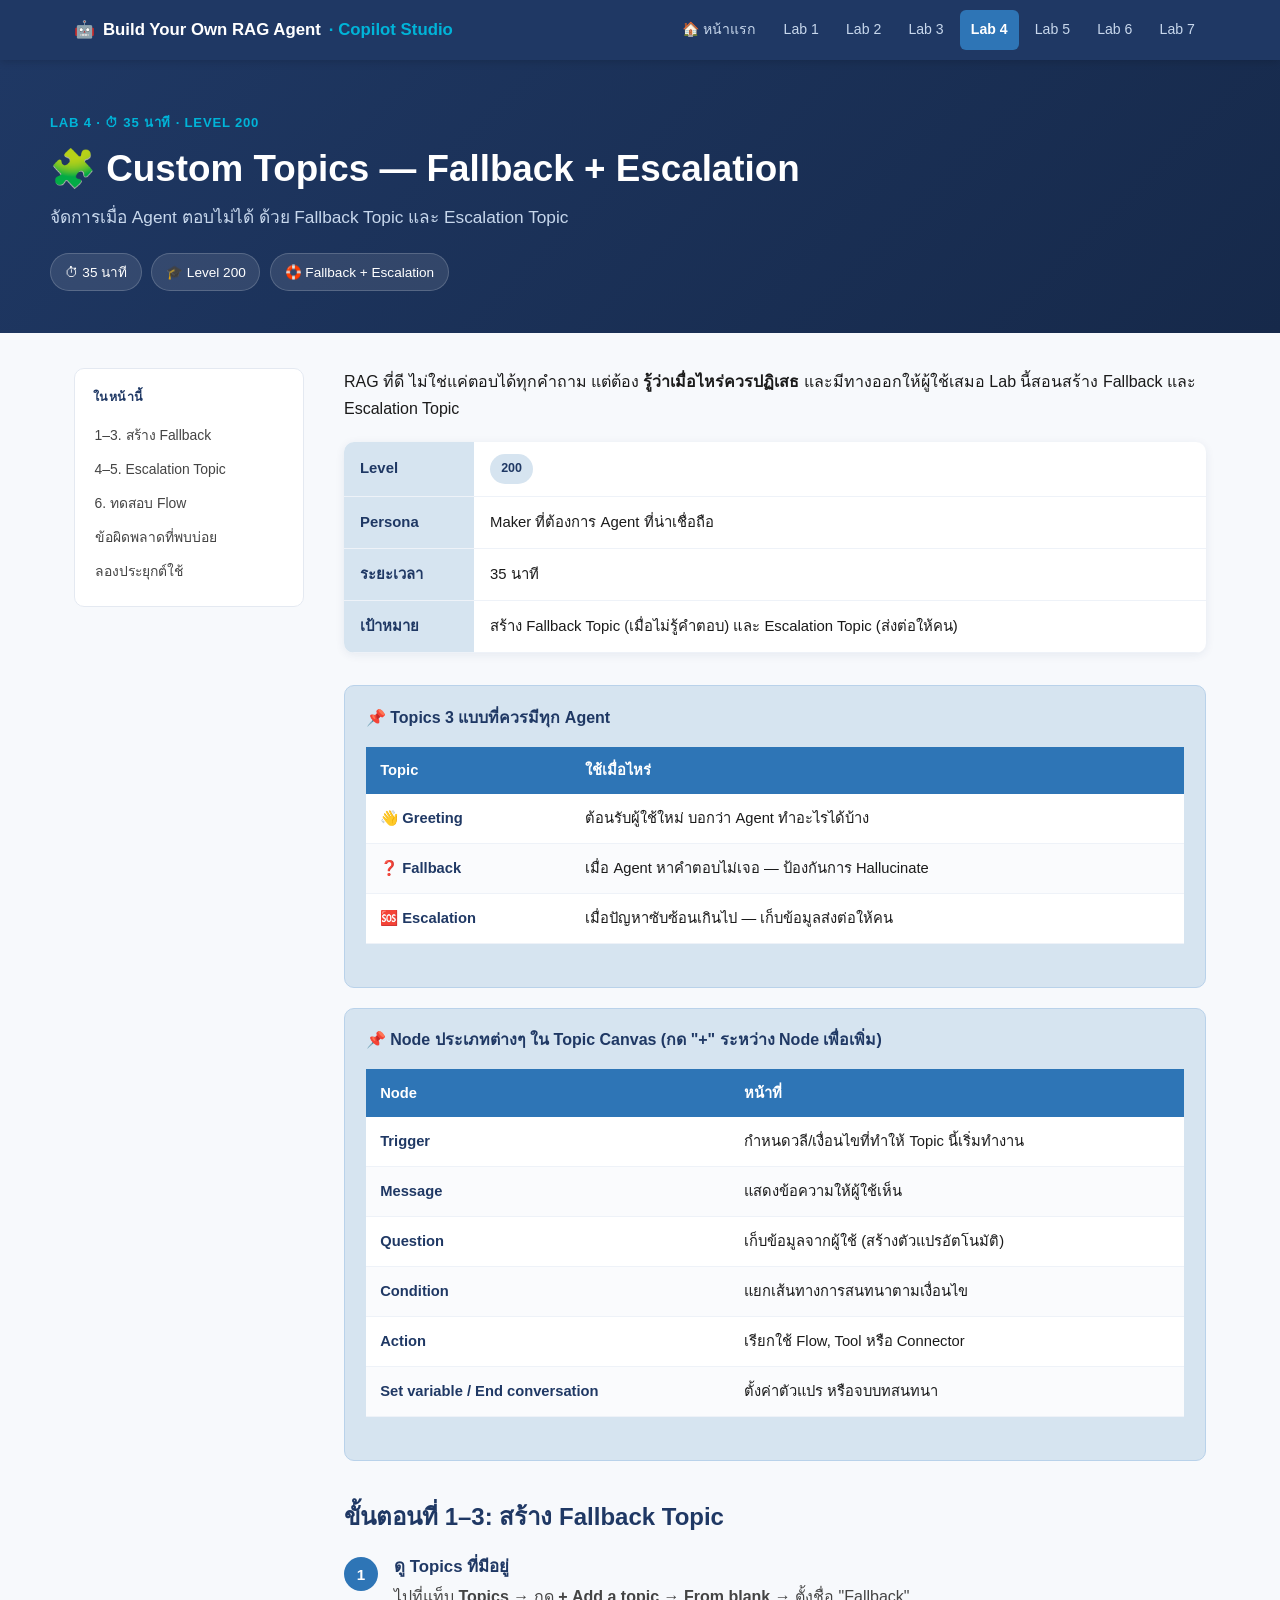
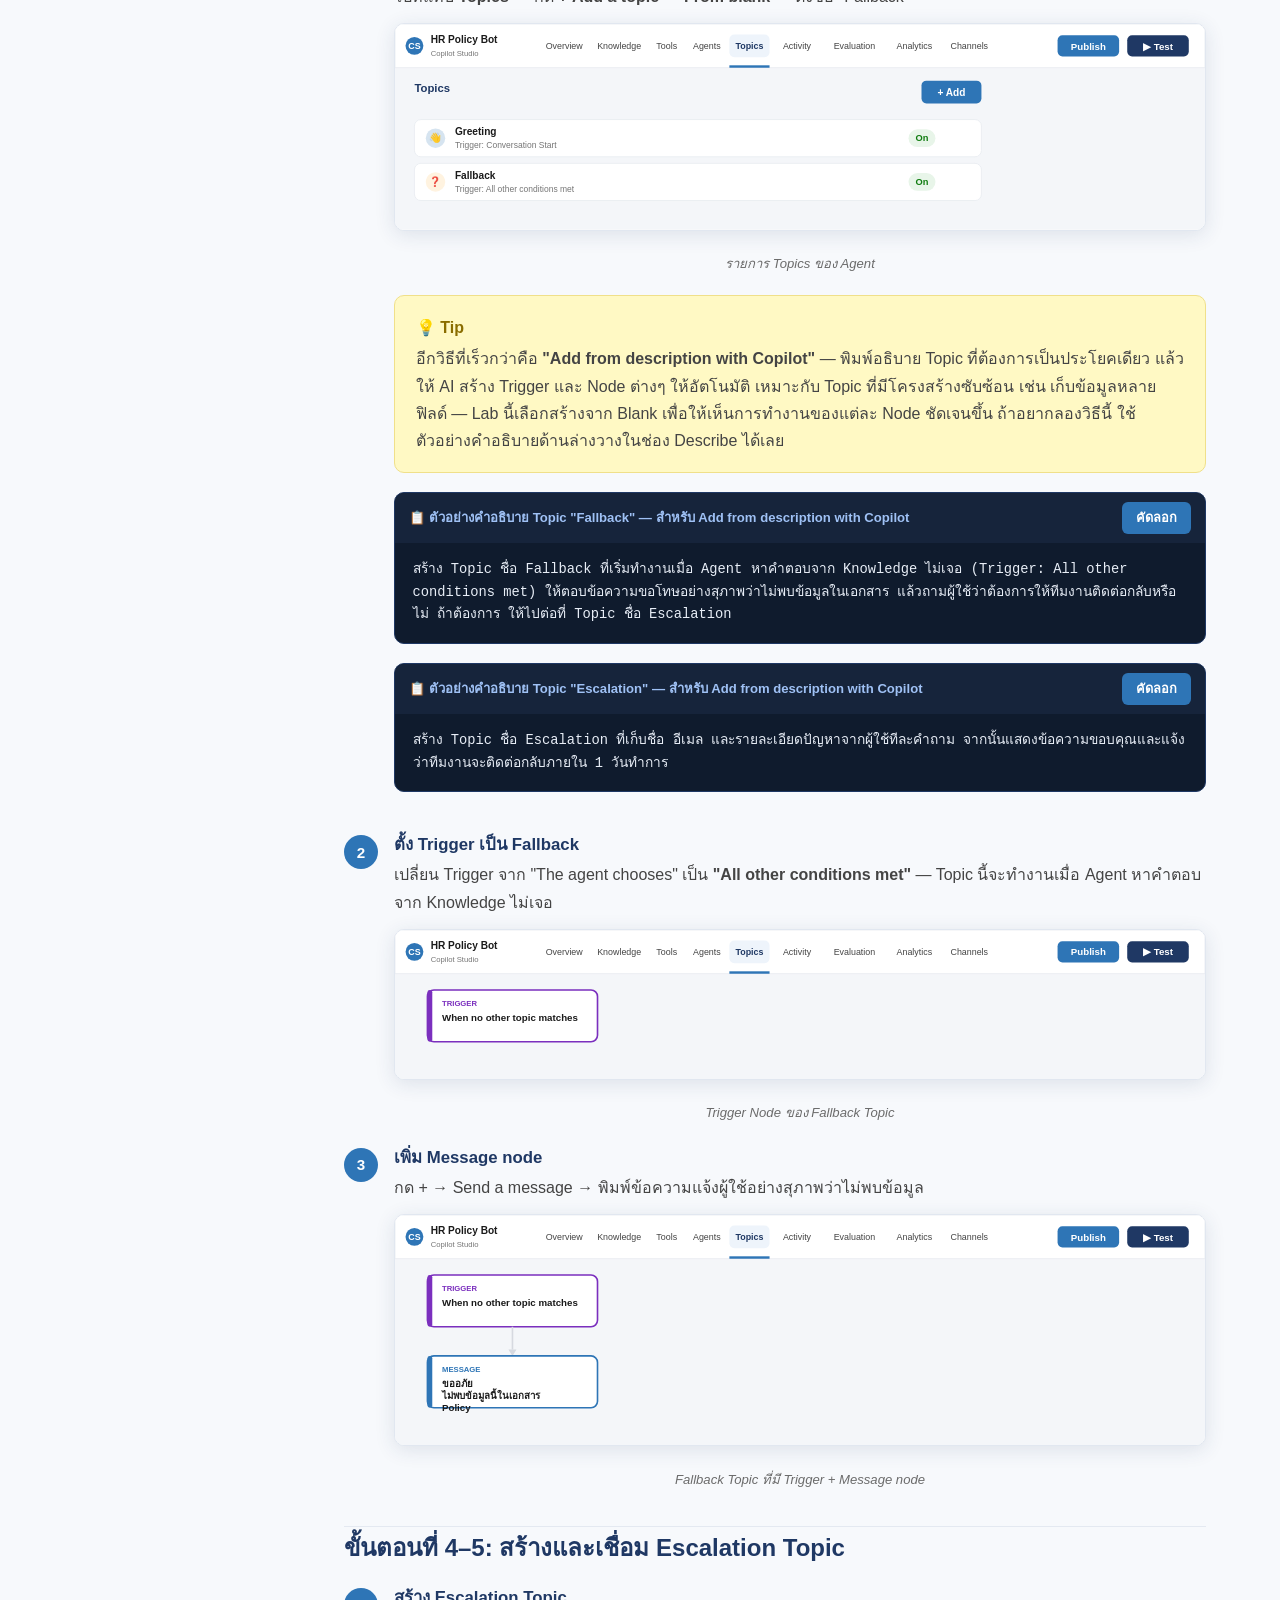
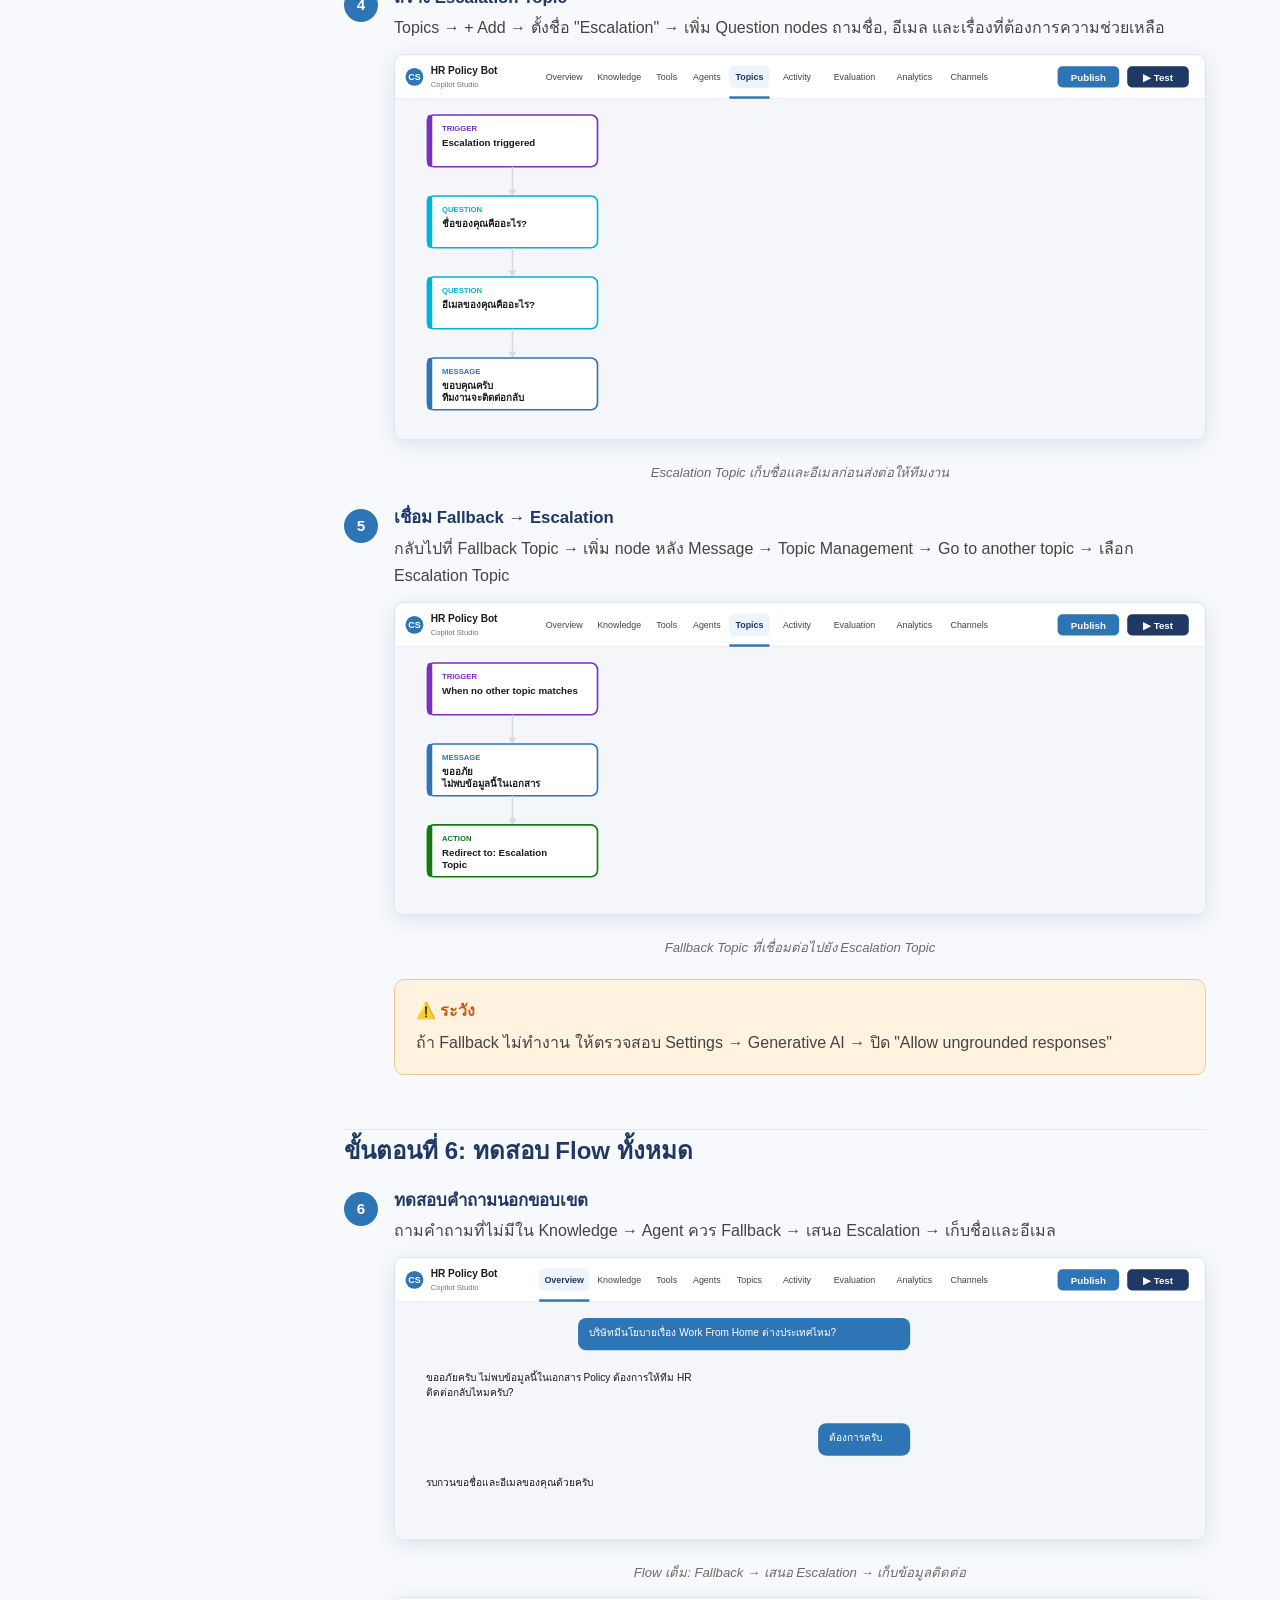
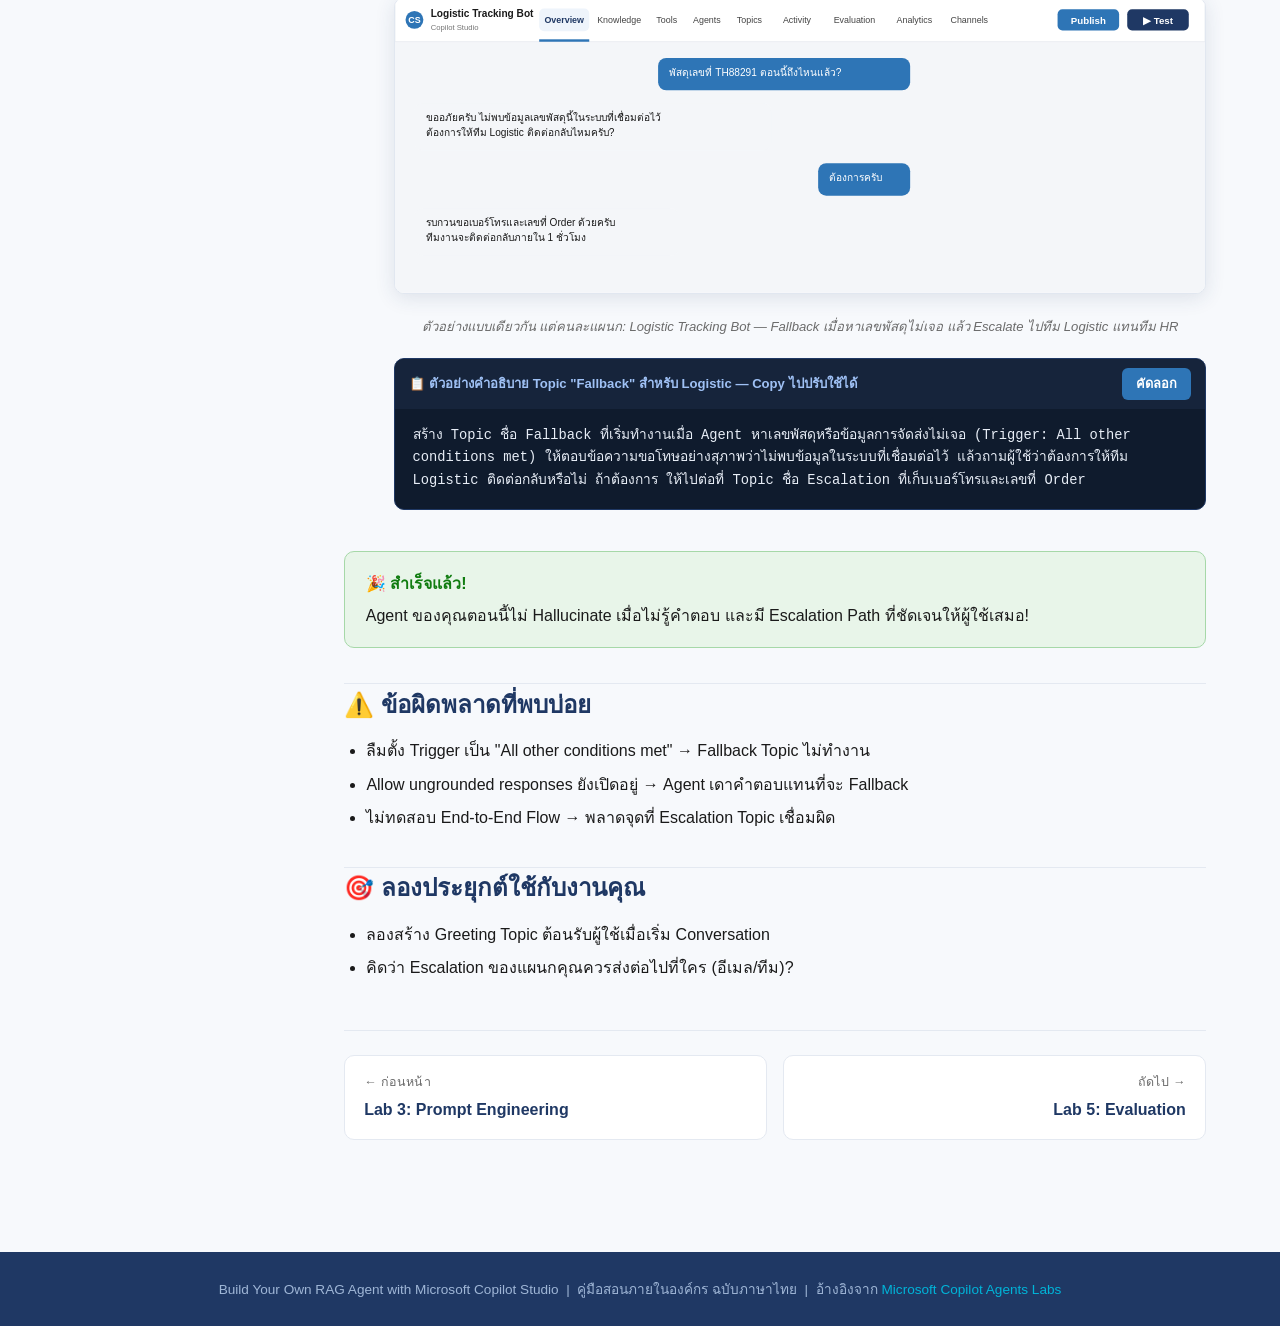
<file: website/lab4.html>
<!DOCTYPE html>
<html lang="th">
<head>
<meta charset="UTF-8">
<meta name="viewport" content="width=device-width, initial-scale=1.0">
<title>Lab 4: Custom Topics — RAG Course</title>
<link rel="stylesheet" href="assets/style.css">
</head>
<body>
<nav class="topnav"><div class="topnav-inner">
  <div class="topnav-brand"><span>🤖</span> Build Your Own RAG Agent<span class="dot"> · Copilot Studio</span></div>
  <div class="topnav-links"><a href="index.html">🏠 หน้าแรก</a><a href="lab1.html">Lab 1</a><a href="lab2.html">Lab 2</a><a href="lab3.html">Lab 3</a><a href="lab4.html" class="active">Lab 4</a><a href="lab5.html">Lab 5</a><a href="lab6.html">Lab 6</a><a href="lab7.html">Lab 7</a></div>
</div></nav>
<header class="hero"><div class="hero-inner">
    <span class="hero-eyebrow">LAB 4 · ⏱ 35 นาที · Level 200</span>
    <h1>🧩 Custom Topics — Fallback + Escalation</h1>
    <p class="lead">จัดการเมื่อ Agent ตอบไม่ได้ ด้วย Fallback Topic และ Escalation Topic</p>
    <div class="hero-meta"><span class="hero-pill">⏱ 35 นาที</span><span class="hero-pill">🎓 Level 200</span><span class="hero-pill">🛟 Fallback + Escalation</span></div>
  </div></header>
<div class="page-wrap"><nav class="toc"><div class="toc-title">ในหน้านี้</div>
    <a href="#step1">1–3. สร้าง Fallback</a><a href="#step4">4–5. Escalation Topic</a><a href="#step6">6. ทดสอบ Flow</a><a href="#mistakes">ข้อผิดพลาดที่พบบ่อย</a><a href="#challenge">ลองประยุกต์ใช้</a>
  </nav><div class="content">
    <p>RAG ที่ดี ไม่ใช่แค่ตอบได้ทุกคำถาม แต่ต้อง <strong>รู้ว่าเมื่อไหร่ควรปฏิเสธ</strong> และมีทางออกให้ผู้ใช้เสมอ Lab นี้สอนสร้าง Fallback และ Escalation Topic</p>

    <table class="meta-table"><tbody>
    <tr><th>Level</th><td><span class="badge badge-blue">200</span></td></tr><tr><th>Persona</th><td>Maker ที่ต้องการ Agent ที่น่าเชื่อถือ</td></tr><tr><th>ระยะเวลา</th><td>35 นาที</td></tr><tr><th>เป้าหมาย</th><td>สร้าง Fallback Topic (เมื่อไม่รู้คำตอบ) และ Escalation Topic (ส่งต่อให้คน)</td></tr>
  </tbody></table>

    <div class="box box-note">
    <div class="box-title">📌 Topics 3 แบบที่ควรมีทุก Agent</div>
    
      <table class="concept-table">
    <thead><tr><th>Topic</th><th>ใช้เมื่อไหร่</th></tr></thead>
    <tbody><tr><td class="term">👋 Greeting</td><td>ต้อนรับผู้ใช้ใหม่ บอกว่า Agent ทำอะไรได้บ้าง</td></tr><tr><td class="term">❓ Fallback</td><td>เมื่อ Agent หาคำตอบไม่เจอ — ป้องกันการ Hallucinate</td></tr><tr><td class="term">🆘 Escalation</td><td>เมื่อปัญหาซับซ้อนเกินไป — เก็บข้อมูลส่งต่อให้คน</td></tr></tbody>
  </table>
    
  </div>

    <div class="box box-note">
    <div class="box-title">📌 Node ประเภทต่างๆ ใน Topic Canvas (กด "+" ระหว่าง Node เพื่อเพิ่ม)</div>
    
      <table class="concept-table">
    <thead><tr><th>Node</th><th>หน้าที่</th></tr></thead>
    <tbody><tr><td class="term">Trigger</td><td>กำหนดวลี/เงื่อนไขที่ทำให้ Topic นี้เริ่มทำงาน</td></tr><tr><td class="term">Message</td><td>แสดงข้อความให้ผู้ใช้เห็น</td></tr><tr><td class="term">Question</td><td>เก็บข้อมูลจากผู้ใช้ (สร้างตัวแปรอัตโนมัติ)</td></tr><tr><td class="term">Condition</td><td>แยกเส้นทางการสนทนาตามเงื่อนไข</td></tr><tr><td class="term">Action</td><td>เรียกใช้ Flow, Tool หรือ Connector</td></tr><tr><td class="term">Set variable / End conversation</td><td>ตั้งค่าตัวแปร หรือจบบทสนทนา</td></tr></tbody>
  </table>
    
  </div>

    <h2 id="step1">ขั้นตอนที่ 1–3: สร้าง Fallback Topic</h2>
    <div class="step">
    <div class="step-num">1</div>
    <div class="step-body"><h4>ดู Topics ที่มีอยู่</h4>
      <p>ไปที่แท็บ <strong>Topics</strong> → กด <strong>+ Add a topic → From blank</strong> → ตั้งชื่อ "Fallback"</p>
      <div class="mockup"><svg viewBox="0 0 1000 254" xmlns="http://www.w3.org/2000/svg" font-family="Segoe UI, Tahoma, sans-serif">
    <rect width="1000" height="254" fill="#F4F6F9"/>
    <rect width="1000" height="54" fill="#FFFFFF"/>
    <rect width="1000" height="54" fill="none" stroke="#E8EBF0" stroke-width="1"/>
    <circle cx="24" cy="27" r="11" fill="#2E75B6"/>
    <text x="24" y="31" font-size="11" fill="#FFFFFF" text-anchor="middle" font-weight="700">CS</text>
    <text x="44" y="24" font-family="Segoe UI, Tahoma, sans-serif" font-size="12.5" font-weight="700" fill="#1A1A1A" text-anchor="start" style="">HR Policy Bot</text>
    <text x="44" y="39" font-family="Segoe UI, Tahoma, sans-serif" font-size="9.5" font-weight="400" fill="#767676" text-anchor="start" style="">Copilot Studio</text>
    <g>
      <text x="208.9" y="31" font-family="Segoe UI, Tahoma, sans-serif" font-size="11" font-weight="400" fill="#444444" text-anchor="middle" style="">Overview</text>
      
    </g><g>
      <text x="276.75" y="31" font-family="Segoe UI, Tahoma, sans-serif" font-size="11" font-weight="400" fill="#444444" text-anchor="middle" style="">Knowledge</text>
      
    </g><g>
      <text x="335.45000000000005" y="31" font-family="Segoe UI, Tahoma, sans-serif" font-size="11" font-weight="400" fill="#444444" text-anchor="middle" style="">Tools</text>
      
    </g><g>
      <text x="385.00000000000006" y="31" font-family="Segoe UI, Tahoma, sans-serif" font-size="11" font-weight="400" fill="#444444" text-anchor="middle" style="">Agents</text>
      
    </g><g><rect x="412.80000000000007" y="13" width="49.599999999999994" height="28" rx="6" ry="6" fill="#EEF4FB" stroke="none" stroke-width="1"/>
      <text x="437.6000000000001" y="31" font-family="Segoe UI, Tahoma, sans-serif" font-size="11" font-weight="700" fill="#1F3864" text-anchor="middle" style="">Topics</text>
      <rect x="412.80000000000007" y="51" width="49.599999999999994" height="3" fill="#2E75B6"/>
    </g><g>
      <text x="496.30000000000007" y="31" font-family="Segoe UI, Tahoma, sans-serif" font-size="11" font-weight="400" fill="#444444" text-anchor="middle" style="">Activity</text>
      
    </g><g>
      <text x="567.2" y="31" font-family="Segoe UI, Tahoma, sans-serif" font-size="11" font-weight="400" fill="#444444" text-anchor="middle" style="">Evaluation</text>
      
    </g><g>
      <text x="641.1500000000001" y="31" font-family="Segoe UI, Tahoma, sans-serif" font-size="11" font-weight="400" fill="#444444" text-anchor="middle" style="">Analytics</text>
      
    </g><g>
      <text x="709" y="31" font-family="Segoe UI, Tahoma, sans-serif" font-size="11" font-weight="400" fill="#444444" text-anchor="middle" style="">Channels</text>
      
    </g>
    <g><rect x="818" y="14" width="76" height="26" rx="6" ry="6" fill="#2E75B6" stroke="none" stroke-width="1.3"/><text x="856" y="31.5" font-family="Segoe UI, Tahoma, sans-serif" font-size="12" font-weight="600" fill="#FFFFFF" text-anchor="middle" style="">Publish</text></g>
    <g><rect x="904" y="14" width="76" height="26" rx="6" ry="6" fill="#1F3864" stroke="none" stroke-width="1.3"/><text x="942" y="31.5" font-family="Segoe UI, Tahoma, sans-serif" font-size="12" font-weight="600" fill="#FFFFFF" text-anchor="middle" style="">▶ Test</text></g>
    <g transform="translate(0, 54)"><text x="24" y="30" font-family="Segoe UI, Tahoma, sans-serif" font-size="14" font-weight="700" fill="#1F3864" text-anchor="start" style="">Topics</text>
    <g><rect x="650" y="16" width="74" height="28" rx="6" ry="6" fill="#2E75B6" stroke="none" stroke-width="1.3"/><text x="687" y="34.5" font-family="Segoe UI, Tahoma, sans-serif" font-size="12.5" font-weight="600" fill="#FFFFFF" text-anchor="middle" style="">+ Add</text></g>
    <g transform="translate(0,44)"><rect x="24" y="20" width="700" height="46" rx="8" ry="8" fill="#FFFFFF" stroke="#E8EBF0" stroke-width="1"/>
      <circle cx="50" cy="43" r="12" fill="#D6E4F0"/>
      <text x="50" y="47" font-size="12" text-anchor="middle">👋</text>
      <text x="74" y="39" font-family="Segoe UI, Tahoma, sans-serif" font-size="12.5" font-weight="700" fill="#1A1A1A" text-anchor="start" style="">Greeting</text>
      <text x="74" y="55" font-family="Segoe UI, Tahoma, sans-serif" font-size="10.5" font-weight="400" fill="#767676" text-anchor="start" style="">Trigger: Conversation Start</text>
      <g><rect x="634" y="32" width="33.2" height="22" rx="11" ry="11" fill="#E8F5E9" stroke="none" stroke-width="1"/><text x="650.6" y="47" font-family="Segoe UI, Tahoma, sans-serif" font-size="11.5" font-weight="700" fill="#107C10" text-anchor="middle" style="">On</text></g><rect x="24" y="74" width="700" height="46" rx="8" ry="8" fill="#FFFFFF" stroke="#E8EBF0" stroke-width="1"/>
      <circle cx="50" cy="97" r="12" fill="#FFF3E0"/>
      <text x="50" y="101" font-size="12" text-anchor="middle">❓</text>
      <text x="74" y="93" font-family="Segoe UI, Tahoma, sans-serif" font-size="12.5" font-weight="700" fill="#1A1A1A" text-anchor="start" style="">Fallback</text>
      <text x="74" y="109" font-family="Segoe UI, Tahoma, sans-serif" font-size="10.5" font-weight="400" fill="#767676" text-anchor="start" style="">Trigger: All other conditions met</text>
      <g><rect x="634" y="86" width="33.2" height="22" rx="11" ry="11" fill="#E8F5E9" stroke="none" stroke-width="1"/><text x="650.6" y="101" font-family="Segoe UI, Tahoma, sans-serif" font-size="11.5" font-weight="700" fill="#107C10" text-anchor="middle" style="">On</text></g></g></g>
  </svg></div><div class="mockup-caption">รายการ Topics ของ Agent</div>
      <div class="box box-tip">
    <div class="box-title">💡 Tip</div>
    <p>อีกวิธีที่เร็วกว่าคือ <strong>"Add from description with Copilot"</strong> — พิมพ์อธิบาย Topic ที่ต้องการเป็นประโยคเดียว แล้วให้ AI สร้าง Trigger และ Node ต่างๆ ให้อัตโนมัติ เหมาะกับ Topic ที่มีโครงสร้างซับซ้อน เช่น เก็บข้อมูลหลายฟิลด์ — Lab นี้เลือกสร้างจาก Blank เพื่อให้เห็นการทำงานของแต่ละ Node ชัดเจนขึ้น ถ้าอยากลองวิธีนี้ ใช้ตัวอย่างคำอธิบายด้านล่างวางในช่อง Describe ได้เลย</p>
  </div>
      <div class="prompt-box">
    <div class="prompt-box-header">
      <span class="prompt-box-label">📋 ตัวอย่างคำอธิบาย Topic "Fallback" — สำหรับ Add from description with Copilot</span>
      <button class="prompt-copy-btn" onclick="copyPromptBox(this)">คัดลอก</button>
    </div>
    <pre class="prompt-box-text">สร้าง Topic ชื่อ Fallback ที่เริ่มทำงานเมื่อ Agent หาคำตอบจาก Knowledge ไม่เจอ (Trigger: All other conditions met) ให้ตอบข้อความขอโทษอย่างสุภาพว่าไม่พบข้อมูลในเอกสาร แล้วถามผู้ใช้ว่าต้องการให้ทีมงานติดต่อกลับหรือไม่ ถ้าต้องการ ให้ไปต่อที่ Topic ชื่อ Escalation</pre>
  </div>
      <div class="prompt-box">
    <div class="prompt-box-header">
      <span class="prompt-box-label">📋 ตัวอย่างคำอธิบาย Topic "Escalation" — สำหรับ Add from description with Copilot</span>
      <button class="prompt-copy-btn" onclick="copyPromptBox(this)">คัดลอก</button>
    </div>
    <pre class="prompt-box-text">สร้าง Topic ชื่อ Escalation ที่เก็บชื่อ อีเมล และรายละเอียดปัญหาจากผู้ใช้ทีละคำถาม จากนั้นแสดงข้อความขอบคุณและแจ้งว่าทีมงานจะติดต่อกลับภายใน 1 วันทำการ</pre>
  </div>
    </div>
  </div>
    <div class="step">
    <div class="step-num">2</div>
    <div class="step-body"><h4>ตั้ง Trigger เป็น Fallback</h4>
      <p>เปลี่ยน Trigger จาก "The agent chooses" เป็น <strong>"All other conditions met"</strong> — Topic นี้จะทำงานเมื่อ Agent หาคำตอบจาก Knowledge ไม่เจอ</p>
      <div class="mockup"><svg viewBox="0 0 1000 184" xmlns="http://www.w3.org/2000/svg" font-family="Segoe UI, Tahoma, sans-serif">
    <rect width="1000" height="184" fill="#F4F6F9"/>
    <rect width="1000" height="54" fill="#FFFFFF"/>
    <rect width="1000" height="54" fill="none" stroke="#E8EBF0" stroke-width="1"/>
    <circle cx="24" cy="27" r="11" fill="#2E75B6"/>
    <text x="24" y="31" font-size="11" fill="#FFFFFF" text-anchor="middle" font-weight="700">CS</text>
    <text x="44" y="24" font-family="Segoe UI, Tahoma, sans-serif" font-size="12.5" font-weight="700" fill="#1A1A1A" text-anchor="start" style="">HR Policy Bot</text>
    <text x="44" y="39" font-family="Segoe UI, Tahoma, sans-serif" font-size="9.5" font-weight="400" fill="#767676" text-anchor="start" style="">Copilot Studio</text>
    <g>
      <text x="208.9" y="31" font-family="Segoe UI, Tahoma, sans-serif" font-size="11" font-weight="400" fill="#444444" text-anchor="middle" style="">Overview</text>
      
    </g><g>
      <text x="276.75" y="31" font-family="Segoe UI, Tahoma, sans-serif" font-size="11" font-weight="400" fill="#444444" text-anchor="middle" style="">Knowledge</text>
      
    </g><g>
      <text x="335.45000000000005" y="31" font-family="Segoe UI, Tahoma, sans-serif" font-size="11" font-weight="400" fill="#444444" text-anchor="middle" style="">Tools</text>
      
    </g><g>
      <text x="385.00000000000006" y="31" font-family="Segoe UI, Tahoma, sans-serif" font-size="11" font-weight="400" fill="#444444" text-anchor="middle" style="">Agents</text>
      
    </g><g><rect x="412.80000000000007" y="13" width="49.599999999999994" height="28" rx="6" ry="6" fill="#EEF4FB" stroke="none" stroke-width="1"/>
      <text x="437.6000000000001" y="31" font-family="Segoe UI, Tahoma, sans-serif" font-size="11" font-weight="700" fill="#1F3864" text-anchor="middle" style="">Topics</text>
      <rect x="412.80000000000007" y="51" width="49.599999999999994" height="3" fill="#2E75B6"/>
    </g><g>
      <text x="496.30000000000007" y="31" font-family="Segoe UI, Tahoma, sans-serif" font-size="11" font-weight="400" fill="#444444" text-anchor="middle" style="">Activity</text>
      
    </g><g>
      <text x="567.2" y="31" font-family="Segoe UI, Tahoma, sans-serif" font-size="11" font-weight="400" fill="#444444" text-anchor="middle" style="">Evaluation</text>
      
    </g><g>
      <text x="641.1500000000001" y="31" font-family="Segoe UI, Tahoma, sans-serif" font-size="11" font-weight="400" fill="#444444" text-anchor="middle" style="">Analytics</text>
      
    </g><g>
      <text x="709" y="31" font-family="Segoe UI, Tahoma, sans-serif" font-size="11" font-weight="400" fill="#444444" text-anchor="middle" style="">Channels</text>
      
    </g>
    <g><rect x="818" y="14" width="76" height="26" rx="6" ry="6" fill="#2E75B6" stroke="none" stroke-width="1.3"/><text x="856" y="31.5" font-family="Segoe UI, Tahoma, sans-serif" font-size="12" font-weight="600" fill="#FFFFFF" text-anchor="middle" style="">Publish</text></g>
    <g><rect x="904" y="14" width="76" height="26" rx="6" ry="6" fill="#1F3864" stroke="none" stroke-width="1.3"/><text x="942" y="31.5" font-family="Segoe UI, Tahoma, sans-serif" font-size="12" font-weight="600" fill="#FFFFFF" text-anchor="middle" style="">▶ Test</text></g>
    <g transform="translate(0, 54)"><rect x="40" y="20" width="210" height="64" rx="8" ry="8" fill="#FFFFFF" stroke="#7B2FBE" stroke-width="2"/><rect x="40" y="20" width="6" height="64" rx="3" ry="3" fill="#7B2FBE" stroke="none" stroke-width="1"/><text x="58" y="40" font-family="Segoe UI, Tahoma, sans-serif" font-size="9.5" font-weight="700" fill="#7B2FBE" text-anchor="start" style="">TRIGGER</text><text x="58" y="58" font-family="Segoe UI, Tahoma, sans-serif" font-size="12" font-weight="600" fill="#1A1A1A"><tspan x="58" dy="0">When no other topic matches</tspan></text></g>
  </svg></div><div class="mockup-caption">Trigger Node ของ Fallback Topic</div>
    </div>
  </div>
    <div class="step">
    <div class="step-num">3</div>
    <div class="step-body"><h4>เพิ่ม Message node</h4>
      <p>กด + → Send a message → พิมพ์ข้อความแจ้งผู้ใช้อย่างสุภาพว่าไม่พบข้อมูล</p>
      <div class="mockup"><svg viewBox="0 0 1000 284" xmlns="http://www.w3.org/2000/svg" font-family="Segoe UI, Tahoma, sans-serif">
    <rect width="1000" height="284" fill="#F4F6F9"/>
    <rect width="1000" height="54" fill="#FFFFFF"/>
    <rect width="1000" height="54" fill="none" stroke="#E8EBF0" stroke-width="1"/>
    <circle cx="24" cy="27" r="11" fill="#2E75B6"/>
    <text x="24" y="31" font-size="11" fill="#FFFFFF" text-anchor="middle" font-weight="700">CS</text>
    <text x="44" y="24" font-family="Segoe UI, Tahoma, sans-serif" font-size="12.5" font-weight="700" fill="#1A1A1A" text-anchor="start" style="">HR Policy Bot</text>
    <text x="44" y="39" font-family="Segoe UI, Tahoma, sans-serif" font-size="9.5" font-weight="400" fill="#767676" text-anchor="start" style="">Copilot Studio</text>
    <g>
      <text x="208.9" y="31" font-family="Segoe UI, Tahoma, sans-serif" font-size="11" font-weight="400" fill="#444444" text-anchor="middle" style="">Overview</text>
      
    </g><g>
      <text x="276.75" y="31" font-family="Segoe UI, Tahoma, sans-serif" font-size="11" font-weight="400" fill="#444444" text-anchor="middle" style="">Knowledge</text>
      
    </g><g>
      <text x="335.45000000000005" y="31" font-family="Segoe UI, Tahoma, sans-serif" font-size="11" font-weight="400" fill="#444444" text-anchor="middle" style="">Tools</text>
      
    </g><g>
      <text x="385.00000000000006" y="31" font-family="Segoe UI, Tahoma, sans-serif" font-size="11" font-weight="400" fill="#444444" text-anchor="middle" style="">Agents</text>
      
    </g><g><rect x="412.80000000000007" y="13" width="49.599999999999994" height="28" rx="6" ry="6" fill="#EEF4FB" stroke="none" stroke-width="1"/>
      <text x="437.6000000000001" y="31" font-family="Segoe UI, Tahoma, sans-serif" font-size="11" font-weight="700" fill="#1F3864" text-anchor="middle" style="">Topics</text>
      <rect x="412.80000000000007" y="51" width="49.599999999999994" height="3" fill="#2E75B6"/>
    </g><g>
      <text x="496.30000000000007" y="31" font-family="Segoe UI, Tahoma, sans-serif" font-size="11" font-weight="400" fill="#444444" text-anchor="middle" style="">Activity</text>
      
    </g><g>
      <text x="567.2" y="31" font-family="Segoe UI, Tahoma, sans-serif" font-size="11" font-weight="400" fill="#444444" text-anchor="middle" style="">Evaluation</text>
      
    </g><g>
      <text x="641.1500000000001" y="31" font-family="Segoe UI, Tahoma, sans-serif" font-size="11" font-weight="400" fill="#444444" text-anchor="middle" style="">Analytics</text>
      
    </g><g>
      <text x="709" y="31" font-family="Segoe UI, Tahoma, sans-serif" font-size="11" font-weight="400" fill="#444444" text-anchor="middle" style="">Channels</text>
      
    </g>
    <g><rect x="818" y="14" width="76" height="26" rx="6" ry="6" fill="#2E75B6" stroke="none" stroke-width="1.3"/><text x="856" y="31.5" font-family="Segoe UI, Tahoma, sans-serif" font-size="12" font-weight="600" fill="#FFFFFF" text-anchor="middle" style="">Publish</text></g>
    <g><rect x="904" y="14" width="76" height="26" rx="6" ry="6" fill="#1F3864" stroke="none" stroke-width="1.3"/><text x="942" y="31.5" font-family="Segoe UI, Tahoma, sans-serif" font-size="12" font-weight="600" fill="#FFFFFF" text-anchor="middle" style="">▶ Test</text></g>
    <g transform="translate(0, 54)"><rect x="40" y="20" width="210" height="64" rx="8" ry="8" fill="#FFFFFF" stroke="#7B2FBE" stroke-width="2"/><rect x="40" y="20" width="6" height="64" rx="3" ry="3" fill="#7B2FBE" stroke="none" stroke-width="1"/><text x="58" y="40" font-family="Segoe UI, Tahoma, sans-serif" font-size="9.5" font-weight="700" fill="#7B2FBE" text-anchor="start" style="">TRIGGER</text><text x="58" y="58" font-family="Segoe UI, Tahoma, sans-serif" font-size="12" font-weight="600" fill="#1A1A1A"><tspan x="58" dy="0">When no other topic matches</tspan></text><line x1="145" y1="84" x2="145" y2="112" stroke="#D6D9E0" stroke-width="2"/><polygon points="140,112 150,112 145,120" fill="#D6D9E0"/><rect x="40" y="120" width="210" height="64" rx="8" ry="8" fill="#FFFFFF" stroke="#2E75B6" stroke-width="2"/><rect x="40" y="120" width="6" height="64" rx="3" ry="3" fill="#2E75B6" stroke="none" stroke-width="1"/><text x="58" y="140" font-family="Segoe UI, Tahoma, sans-serif" font-size="9.5" font-weight="700" fill="#2E75B6" text-anchor="start" style="">MESSAGE</text><text x="58" y="158" font-family="Segoe UI, Tahoma, sans-serif" font-size="12" font-weight="600" fill="#1A1A1A"><tspan x="58" dy="0">ขออภัย</tspan><tspan x="58" dy="15">ไม่พบข้อมูลนี้ในเอกสาร</tspan><tspan x="58" dy="15">Policy</tspan></text></g>
  </svg></div><div class="mockup-caption">Fallback Topic ที่มี Trigger + Message node</div>
    </div>
  </div>

    <h2 id="step4">ขั้นตอนที่ 4–5: สร้างและเชื่อม Escalation Topic</h2>
    <div class="step">
    <div class="step-num">4</div>
    <div class="step-body"><h4>สร้าง Escalation Topic</h4>
      <p>Topics → + Add → ตั้งชื่อ "Escalation" → เพิ่ม Question nodes ถามชื่อ, อีเมล และเรื่องที่ต้องการความช่วยเหลือ</p>
      <div class="mockup"><svg viewBox="0 0 1000 474" xmlns="http://www.w3.org/2000/svg" font-family="Segoe UI, Tahoma, sans-serif">
    <rect width="1000" height="474" fill="#F4F6F9"/>
    <rect width="1000" height="54" fill="#FFFFFF"/>
    <rect width="1000" height="54" fill="none" stroke="#E8EBF0" stroke-width="1"/>
    <circle cx="24" cy="27" r="11" fill="#2E75B6"/>
    <text x="24" y="31" font-size="11" fill="#FFFFFF" text-anchor="middle" font-weight="700">CS</text>
    <text x="44" y="24" font-family="Segoe UI, Tahoma, sans-serif" font-size="12.5" font-weight="700" fill="#1A1A1A" text-anchor="start" style="">HR Policy Bot</text>
    <text x="44" y="39" font-family="Segoe UI, Tahoma, sans-serif" font-size="9.5" font-weight="400" fill="#767676" text-anchor="start" style="">Copilot Studio</text>
    <g>
      <text x="208.9" y="31" font-family="Segoe UI, Tahoma, sans-serif" font-size="11" font-weight="400" fill="#444444" text-anchor="middle" style="">Overview</text>
      
    </g><g>
      <text x="276.75" y="31" font-family="Segoe UI, Tahoma, sans-serif" font-size="11" font-weight="400" fill="#444444" text-anchor="middle" style="">Knowledge</text>
      
    </g><g>
      <text x="335.45000000000005" y="31" font-family="Segoe UI, Tahoma, sans-serif" font-size="11" font-weight="400" fill="#444444" text-anchor="middle" style="">Tools</text>
      
    </g><g>
      <text x="385.00000000000006" y="31" font-family="Segoe UI, Tahoma, sans-serif" font-size="11" font-weight="400" fill="#444444" text-anchor="middle" style="">Agents</text>
      
    </g><g><rect x="412.80000000000007" y="13" width="49.599999999999994" height="28" rx="6" ry="6" fill="#EEF4FB" stroke="none" stroke-width="1"/>
      <text x="437.6000000000001" y="31" font-family="Segoe UI, Tahoma, sans-serif" font-size="11" font-weight="700" fill="#1F3864" text-anchor="middle" style="">Topics</text>
      <rect x="412.80000000000007" y="51" width="49.599999999999994" height="3" fill="#2E75B6"/>
    </g><g>
      <text x="496.30000000000007" y="31" font-family="Segoe UI, Tahoma, sans-serif" font-size="11" font-weight="400" fill="#444444" text-anchor="middle" style="">Activity</text>
      
    </g><g>
      <text x="567.2" y="31" font-family="Segoe UI, Tahoma, sans-serif" font-size="11" font-weight="400" fill="#444444" text-anchor="middle" style="">Evaluation</text>
      
    </g><g>
      <text x="641.1500000000001" y="31" font-family="Segoe UI, Tahoma, sans-serif" font-size="11" font-weight="400" fill="#444444" text-anchor="middle" style="">Analytics</text>
      
    </g><g>
      <text x="709" y="31" font-family="Segoe UI, Tahoma, sans-serif" font-size="11" font-weight="400" fill="#444444" text-anchor="middle" style="">Channels</text>
      
    </g>
    <g><rect x="818" y="14" width="76" height="26" rx="6" ry="6" fill="#2E75B6" stroke="none" stroke-width="1.3"/><text x="856" y="31.5" font-family="Segoe UI, Tahoma, sans-serif" font-size="12" font-weight="600" fill="#FFFFFF" text-anchor="middle" style="">Publish</text></g>
    <g><rect x="904" y="14" width="76" height="26" rx="6" ry="6" fill="#1F3864" stroke="none" stroke-width="1.3"/><text x="942" y="31.5" font-family="Segoe UI, Tahoma, sans-serif" font-size="12" font-weight="600" fill="#FFFFFF" text-anchor="middle" style="">▶ Test</text></g>
    <g transform="translate(0, 54)"><rect x="40" y="20" width="210" height="64" rx="8" ry="8" fill="#FFFFFF" stroke="#7B2FBE" stroke-width="2"/><rect x="40" y="20" width="6" height="64" rx="3" ry="3" fill="#7B2FBE" stroke="none" stroke-width="1"/><text x="58" y="40" font-family="Segoe UI, Tahoma, sans-serif" font-size="9.5" font-weight="700" fill="#7B2FBE" text-anchor="start" style="">TRIGGER</text><text x="58" y="58" font-family="Segoe UI, Tahoma, sans-serif" font-size="12" font-weight="600" fill="#1A1A1A"><tspan x="58" dy="0">Escalation triggered</tspan></text><line x1="145" y1="84" x2="145" y2="112" stroke="#D6D9E0" stroke-width="2"/><polygon points="140,112 150,112 145,120" fill="#D6D9E0"/><rect x="40" y="120" width="210" height="64" rx="8" ry="8" fill="#FFFFFF" stroke="#00B4D8" stroke-width="2"/><rect x="40" y="120" width="6" height="64" rx="3" ry="3" fill="#00B4D8" stroke="none" stroke-width="1"/><text x="58" y="140" font-family="Segoe UI, Tahoma, sans-serif" font-size="9.5" font-weight="700" fill="#00B4D8" text-anchor="start" style="">QUESTION</text><text x="58" y="158" font-family="Segoe UI, Tahoma, sans-serif" font-size="12" font-weight="600" fill="#1A1A1A"><tspan x="58" dy="0">ชื่อของคุณคืออะไร?</tspan></text><line x1="145" y1="184" x2="145" y2="212" stroke="#D6D9E0" stroke-width="2"/><polygon points="140,212 150,212 145,220" fill="#D6D9E0"/><rect x="40" y="220" width="210" height="64" rx="8" ry="8" fill="#FFFFFF" stroke="#00B4D8" stroke-width="2"/><rect x="40" y="220" width="6" height="64" rx="3" ry="3" fill="#00B4D8" stroke="none" stroke-width="1"/><text x="58" y="240" font-family="Segoe UI, Tahoma, sans-serif" font-size="9.5" font-weight="700" fill="#00B4D8" text-anchor="start" style="">QUESTION</text><text x="58" y="258" font-family="Segoe UI, Tahoma, sans-serif" font-size="12" font-weight="600" fill="#1A1A1A"><tspan x="58" dy="0">อีเมลของคุณคืออะไร?</tspan></text><line x1="145" y1="284" x2="145" y2="312" stroke="#D6D9E0" stroke-width="2"/><polygon points="140,312 150,312 145,320" fill="#D6D9E0"/><rect x="40" y="320" width="210" height="64" rx="8" ry="8" fill="#FFFFFF" stroke="#2E75B6" stroke-width="2"/><rect x="40" y="320" width="6" height="64" rx="3" ry="3" fill="#2E75B6" stroke="none" stroke-width="1"/><text x="58" y="340" font-family="Segoe UI, Tahoma, sans-serif" font-size="9.5" font-weight="700" fill="#2E75B6" text-anchor="start" style="">MESSAGE</text><text x="58" y="358" font-family="Segoe UI, Tahoma, sans-serif" font-size="12" font-weight="600" fill="#1A1A1A"><tspan x="58" dy="0">ขอบคุณครับ</tspan><tspan x="58" dy="15">ทีมงานจะติดต่อกลับ</tspan></text></g>
  </svg></div><div class="mockup-caption">Escalation Topic เก็บชื่อและอีเมลก่อนส่งต่อให้ทีมงาน</div>
    </div>
  </div>
    <div class="step">
    <div class="step-num">5</div>
    <div class="step-body"><h4>เชื่อม Fallback → Escalation</h4>
      <p>กลับไปที่ Fallback Topic → เพิ่ม node หลัง Message → Topic Management → Go to another topic → เลือก Escalation Topic</p>
      <div class="mockup"><svg viewBox="0 0 1000 384" xmlns="http://www.w3.org/2000/svg" font-family="Segoe UI, Tahoma, sans-serif">
    <rect width="1000" height="384" fill="#F4F6F9"/>
    <rect width="1000" height="54" fill="#FFFFFF"/>
    <rect width="1000" height="54" fill="none" stroke="#E8EBF0" stroke-width="1"/>
    <circle cx="24" cy="27" r="11" fill="#2E75B6"/>
    <text x="24" y="31" font-size="11" fill="#FFFFFF" text-anchor="middle" font-weight="700">CS</text>
    <text x="44" y="24" font-family="Segoe UI, Tahoma, sans-serif" font-size="12.5" font-weight="700" fill="#1A1A1A" text-anchor="start" style="">HR Policy Bot</text>
    <text x="44" y="39" font-family="Segoe UI, Tahoma, sans-serif" font-size="9.5" font-weight="400" fill="#767676" text-anchor="start" style="">Copilot Studio</text>
    <g>
      <text x="208.9" y="31" font-family="Segoe UI, Tahoma, sans-serif" font-size="11" font-weight="400" fill="#444444" text-anchor="middle" style="">Overview</text>
      
    </g><g>
      <text x="276.75" y="31" font-family="Segoe UI, Tahoma, sans-serif" font-size="11" font-weight="400" fill="#444444" text-anchor="middle" style="">Knowledge</text>
      
    </g><g>
      <text x="335.45000000000005" y="31" font-family="Segoe UI, Tahoma, sans-serif" font-size="11" font-weight="400" fill="#444444" text-anchor="middle" style="">Tools</text>
      
    </g><g>
      <text x="385.00000000000006" y="31" font-family="Segoe UI, Tahoma, sans-serif" font-size="11" font-weight="400" fill="#444444" text-anchor="middle" style="">Agents</text>
      
    </g><g><rect x="412.80000000000007" y="13" width="49.599999999999994" height="28" rx="6" ry="6" fill="#EEF4FB" stroke="none" stroke-width="1"/>
      <text x="437.6000000000001" y="31" font-family="Segoe UI, Tahoma, sans-serif" font-size="11" font-weight="700" fill="#1F3864" text-anchor="middle" style="">Topics</text>
      <rect x="412.80000000000007" y="51" width="49.599999999999994" height="3" fill="#2E75B6"/>
    </g><g>
      <text x="496.30000000000007" y="31" font-family="Segoe UI, Tahoma, sans-serif" font-size="11" font-weight="400" fill="#444444" text-anchor="middle" style="">Activity</text>
      
    </g><g>
      <text x="567.2" y="31" font-family="Segoe UI, Tahoma, sans-serif" font-size="11" font-weight="400" fill="#444444" text-anchor="middle" style="">Evaluation</text>
      
    </g><g>
      <text x="641.1500000000001" y="31" font-family="Segoe UI, Tahoma, sans-serif" font-size="11" font-weight="400" fill="#444444" text-anchor="middle" style="">Analytics</text>
      
    </g><g>
      <text x="709" y="31" font-family="Segoe UI, Tahoma, sans-serif" font-size="11" font-weight="400" fill="#444444" text-anchor="middle" style="">Channels</text>
      
    </g>
    <g><rect x="818" y="14" width="76" height="26" rx="6" ry="6" fill="#2E75B6" stroke="none" stroke-width="1.3"/><text x="856" y="31.5" font-family="Segoe UI, Tahoma, sans-serif" font-size="12" font-weight="600" fill="#FFFFFF" text-anchor="middle" style="">Publish</text></g>
    <g><rect x="904" y="14" width="76" height="26" rx="6" ry="6" fill="#1F3864" stroke="none" stroke-width="1.3"/><text x="942" y="31.5" font-family="Segoe UI, Tahoma, sans-serif" font-size="12" font-weight="600" fill="#FFFFFF" text-anchor="middle" style="">▶ Test</text></g>
    <g transform="translate(0, 54)"><rect x="40" y="20" width="210" height="64" rx="8" ry="8" fill="#FFFFFF" stroke="#7B2FBE" stroke-width="2"/><rect x="40" y="20" width="6" height="64" rx="3" ry="3" fill="#7B2FBE" stroke="none" stroke-width="1"/><text x="58" y="40" font-family="Segoe UI, Tahoma, sans-serif" font-size="9.5" font-weight="700" fill="#7B2FBE" text-anchor="start" style="">TRIGGER</text><text x="58" y="58" font-family="Segoe UI, Tahoma, sans-serif" font-size="12" font-weight="600" fill="#1A1A1A"><tspan x="58" dy="0">When no other topic matches</tspan></text><line x1="145" y1="84" x2="145" y2="112" stroke="#D6D9E0" stroke-width="2"/><polygon points="140,112 150,112 145,120" fill="#D6D9E0"/><rect x="40" y="120" width="210" height="64" rx="8" ry="8" fill="#FFFFFF" stroke="#2E75B6" stroke-width="2"/><rect x="40" y="120" width="6" height="64" rx="3" ry="3" fill="#2E75B6" stroke="none" stroke-width="1"/><text x="58" y="140" font-family="Segoe UI, Tahoma, sans-serif" font-size="9.5" font-weight="700" fill="#2E75B6" text-anchor="start" style="">MESSAGE</text><text x="58" y="158" font-family="Segoe UI, Tahoma, sans-serif" font-size="12" font-weight="600" fill="#1A1A1A"><tspan x="58" dy="0">ขออภัย</tspan><tspan x="58" dy="15">ไม่พบข้อมูลนี้ในเอกสาร</tspan></text><line x1="145" y1="184" x2="145" y2="212" stroke="#D6D9E0" stroke-width="2"/><polygon points="140,212 150,212 145,220" fill="#D6D9E0"/><rect x="40" y="220" width="210" height="64" rx="8" ry="8" fill="#FFFFFF" stroke="#107C10" stroke-width="2"/><rect x="40" y="220" width="6" height="64" rx="3" ry="3" fill="#107C10" stroke="none" stroke-width="1"/><text x="58" y="240" font-family="Segoe UI, Tahoma, sans-serif" font-size="9.5" font-weight="700" fill="#107C10" text-anchor="start" style="">ACTION</text><text x="58" y="258" font-family="Segoe UI, Tahoma, sans-serif" font-size="12" font-weight="600" fill="#1A1A1A"><tspan x="58" dy="0">Redirect to: Escalation</tspan><tspan x="58" dy="15">Topic</tspan></text></g>
  </svg></div><div class="mockup-caption">Fallback Topic ที่เชื่อมต่อไปยัง Escalation Topic</div>
      <div class="box box-warn">
    <div class="box-title">⚠️ ระวัง</div>
    <p>ถ้า Fallback ไม่ทำงาน ให้ตรวจสอบ Settings → Generative AI → ปิด "Allow ungrounded responses"</p>
  </div>
    </div>
  </div>

    <h2 id="step6">ขั้นตอนที่ 6: ทดสอบ Flow ทั้งหมด</h2>
    <div class="step">
    <div class="step-num">6</div>
    <div class="step-body"><h4>ทดสอบคำถามนอกขอบเขต</h4>
      <p>ถามคำถามที่ไม่มีใน Knowledge → Agent ควร Fallback → เสนอ Escalation → เก็บชื่อและอีเมล</p>
      <div class="mockup"><svg viewBox="0 0 1000 346" xmlns="http://www.w3.org/2000/svg" font-family="Segoe UI, Tahoma, sans-serif">
    <rect width="1000" height="346" fill="#F4F6F9"/>
    <rect width="1000" height="54" fill="#FFFFFF"/>
    <rect width="1000" height="54" fill="none" stroke="#E8EBF0" stroke-width="1"/>
    <circle cx="24" cy="27" r="11" fill="#2E75B6"/>
    <text x="24" y="31" font-size="11" fill="#FFFFFF" text-anchor="middle" font-weight="700">CS</text>
    <text x="44" y="24" font-family="Segoe UI, Tahoma, sans-serif" font-size="12.5" font-weight="700" fill="#1A1A1A" text-anchor="start" style="">HR Policy Bot</text>
    <text x="44" y="39" font-family="Segoe UI, Tahoma, sans-serif" font-size="9.5" font-weight="400" fill="#767676" text-anchor="start" style="">Copilot Studio</text>
    <g><rect x="178" y="13" width="61.8" height="28" rx="6" ry="6" fill="#EEF4FB" stroke="none" stroke-width="1"/>
      <text x="208.9" y="31" font-family="Segoe UI, Tahoma, sans-serif" font-size="11" font-weight="700" fill="#1F3864" text-anchor="middle" style="">Overview</text>
      <rect x="178" y="51" width="61.8" height="3" fill="#2E75B6"/>
    </g><g>
      <text x="276.75" y="31" font-family="Segoe UI, Tahoma, sans-serif" font-size="11" font-weight="400" fill="#444444" text-anchor="middle" style="">Knowledge</text>
      
    </g><g>
      <text x="335.45000000000005" y="31" font-family="Segoe UI, Tahoma, sans-serif" font-size="11" font-weight="400" fill="#444444" text-anchor="middle" style="">Tools</text>
      
    </g><g>
      <text x="385.00000000000006" y="31" font-family="Segoe UI, Tahoma, sans-serif" font-size="11" font-weight="400" fill="#444444" text-anchor="middle" style="">Agents</text>
      
    </g><g>
      <text x="437.6000000000001" y="31" font-family="Segoe UI, Tahoma, sans-serif" font-size="11" font-weight="400" fill="#444444" text-anchor="middle" style="">Topics</text>
      
    </g><g>
      <text x="496.30000000000007" y="31" font-family="Segoe UI, Tahoma, sans-serif" font-size="11" font-weight="400" fill="#444444" text-anchor="middle" style="">Activity</text>
      
    </g><g>
      <text x="567.2" y="31" font-family="Segoe UI, Tahoma, sans-serif" font-size="11" font-weight="400" fill="#444444" text-anchor="middle" style="">Evaluation</text>
      
    </g><g>
      <text x="641.1500000000001" y="31" font-family="Segoe UI, Tahoma, sans-serif" font-size="11" font-weight="400" fill="#444444" text-anchor="middle" style="">Analytics</text>
      
    </g><g>
      <text x="709" y="31" font-family="Segoe UI, Tahoma, sans-serif" font-size="11" font-weight="400" fill="#444444" text-anchor="middle" style="">Channels</text>
      
    </g>
    <g><rect x="818" y="14" width="76" height="26" rx="6" ry="6" fill="#2E75B6" stroke="none" stroke-width="1.3"/><text x="856" y="31.5" font-family="Segoe UI, Tahoma, sans-serif" font-size="12" font-weight="600" fill="#FFFFFF" text-anchor="middle" style="">Publish</text></g>
    <g><rect x="904" y="14" width="76" height="26" rx="6" ry="6" fill="#1F3864" stroke="none" stroke-width="1.3"/><text x="942" y="31.5" font-family="Segoe UI, Tahoma, sans-serif" font-size="12" font-weight="600" fill="#FFFFFF" text-anchor="middle" style="">▶ Test</text></g>
    <g transform="translate(0, 54)"><rect x="226" y="20" width="410" height="40" rx="10" ry="10" fill="#2E75B6" stroke="none" stroke-width="1"/><text x="240" y="42" font-family="Segoe UI, Tahoma, sans-serif" font-size="12.5" font-weight="400" fill="#FFFFFF" text-anchor="start" style="">บริษัทมีนโยบายเรื่อง Work From Home ต่างประเทศไหม?</text><rect x="24" y="76" width="463.2" height="58" rx="10" ry="10" fill="#F4F6F9" stroke="none" stroke-width="1"/><text x="38" y="98" font-family="Segoe UI, Tahoma, sans-serif" font-size="12.5" font-weight="400" fill="#1A1A1A" text-anchor="start" style="">ขออภัยครับ ไม่พบข้อมูลนี้ในเอกสาร Policy ต้องการให้ทีม HR</text><text x="38" y="116" font-family="Segoe UI, Tahoma, sans-serif" font-size="12.5" font-weight="400" fill="#1A1A1A" text-anchor="start" style="">ติดต่อกลับไหมครับ?</text><rect x="522.4" y="150" width="113.6" height="40" rx="10" ry="10" fill="#2E75B6" stroke="none" stroke-width="1"/><text x="536.4" y="172" font-family="Segoe UI, Tahoma, sans-serif" font-size="12.5" font-weight="400" fill="#FFFFFF" text-anchor="start" style="">ต้องการครับ</text><rect x="24" y="206" width="280.79999999999995" height="40" rx="10" ry="10" fill="#F4F6F9" stroke="none" stroke-width="1"/><text x="38" y="228" font-family="Segoe UI, Tahoma, sans-serif" font-size="12.5" font-weight="400" fill="#1A1A1A" text-anchor="start" style="">รบกวนขอชื่อและอีเมลของคุณด้วยครับ</text></g>
  </svg></div><div class="mockup-caption">Flow เต็ม: Fallback → เสนอ Escalation → เก็บข้อมูลติดต่อ</div>
      <div class="mockup"><svg viewBox="0 0 1000 364" xmlns="http://www.w3.org/2000/svg" font-family="Segoe UI, Tahoma, sans-serif">
    <rect width="1000" height="364" fill="#F4F6F9"/>
    <rect width="1000" height="54" fill="#FFFFFF"/>
    <rect width="1000" height="54" fill="none" stroke="#E8EBF0" stroke-width="1"/>
    <circle cx="24" cy="27" r="11" fill="#2E75B6"/>
    <text x="24" y="31" font-size="11" fill="#FFFFFF" text-anchor="middle" font-weight="700">CS</text>
    <text x="44" y="24" font-family="Segoe UI, Tahoma, sans-serif" font-size="12.5" font-weight="700" fill="#1A1A1A" text-anchor="start" style="">Logistic Tracking Bot</text>
    <text x="44" y="39" font-family="Segoe UI, Tahoma, sans-serif" font-size="9.5" font-weight="400" fill="#767676" text-anchor="start" style="">Copilot Studio</text>
    <g><rect x="178" y="13" width="61.8" height="28" rx="6" ry="6" fill="#EEF4FB" stroke="none" stroke-width="1"/>
      <text x="208.9" y="31" font-family="Segoe UI, Tahoma, sans-serif" font-size="11" font-weight="700" fill="#1F3864" text-anchor="middle" style="">Overview</text>
      <rect x="178" y="51" width="61.8" height="3" fill="#2E75B6"/>
    </g><g>
      <text x="276.75" y="31" font-family="Segoe UI, Tahoma, sans-serif" font-size="11" font-weight="400" fill="#444444" text-anchor="middle" style="">Knowledge</text>
      
    </g><g>
      <text x="335.45000000000005" y="31" font-family="Segoe UI, Tahoma, sans-serif" font-size="11" font-weight="400" fill="#444444" text-anchor="middle" style="">Tools</text>
      
    </g><g>
      <text x="385.00000000000006" y="31" font-family="Segoe UI, Tahoma, sans-serif" font-size="11" font-weight="400" fill="#444444" text-anchor="middle" style="">Agents</text>
      
    </g><g>
      <text x="437.6000000000001" y="31" font-family="Segoe UI, Tahoma, sans-serif" font-size="11" font-weight="400" fill="#444444" text-anchor="middle" style="">Topics</text>
      
    </g><g>
      <text x="496.30000000000007" y="31" font-family="Segoe UI, Tahoma, sans-serif" font-size="11" font-weight="400" fill="#444444" text-anchor="middle" style="">Activity</text>
      
    </g><g>
      <text x="567.2" y="31" font-family="Segoe UI, Tahoma, sans-serif" font-size="11" font-weight="400" fill="#444444" text-anchor="middle" style="">Evaluation</text>
      
    </g><g>
      <text x="641.1500000000001" y="31" font-family="Segoe UI, Tahoma, sans-serif" font-size="11" font-weight="400" fill="#444444" text-anchor="middle" style="">Analytics</text>
      
    </g><g>
      <text x="709" y="31" font-family="Segoe UI, Tahoma, sans-serif" font-size="11" font-weight="400" fill="#444444" text-anchor="middle" style="">Channels</text>
      
    </g>
    <g><rect x="818" y="14" width="76" height="26" rx="6" ry="6" fill="#2E75B6" stroke="none" stroke-width="1.3"/><text x="856" y="31.5" font-family="Segoe UI, Tahoma, sans-serif" font-size="12" font-weight="600" fill="#FFFFFF" text-anchor="middle" style="">Publish</text></g>
    <g><rect x="904" y="14" width="76" height="26" rx="6" ry="6" fill="#1F3864" stroke="none" stroke-width="1.3"/><text x="942" y="31.5" font-family="Segoe UI, Tahoma, sans-serif" font-size="12" font-weight="600" fill="#FFFFFF" text-anchor="middle" style="">▶ Test</text></g>
    <g transform="translate(0, 54)"><rect x="324.8" y="20" width="311.2" height="40" rx="10" ry="10" fill="#2E75B6" stroke="none" stroke-width="1"/><text x="338.8" y="42" font-family="Segoe UI, Tahoma, sans-serif" font-size="12.5" font-weight="400" fill="#FFFFFF" text-anchor="start" style="">พัสดุเลขที่ TH88291 ตอนนี้ถึงไหนแล้ว?</text><rect x="24" y="76" width="440.4" height="58" rx="10" ry="10" fill="#F4F6F9" stroke="none" stroke-width="1"/><text x="38" y="98" font-family="Segoe UI, Tahoma, sans-serif" font-size="12.5" font-weight="400" fill="#1A1A1A" text-anchor="start" style="">ขออภัยครับ ไม่พบข้อมูลเลขพัสดุนี้ในระบบที่เชื่อมต่อไว้</text><text x="38" y="116" font-family="Segoe UI, Tahoma, sans-serif" font-size="12.5" font-weight="400" fill="#1A1A1A" text-anchor="start" style="">ต้องการให้ทีม Logistic ติดต่อกลับไหมครับ?</text><rect x="522.4" y="150" width="113.6" height="40" rx="10" ry="10" fill="#2E75B6" stroke="none" stroke-width="1"/><text x="536.4" y="172" font-family="Segoe UI, Tahoma, sans-serif" font-size="12.5" font-weight="400" fill="#FFFFFF" text-anchor="start" style="">ต้องการครับ</text><rect x="24" y="206" width="326.4" height="58" rx="10" ry="10" fill="#F4F6F9" stroke="none" stroke-width="1"/><text x="38" y="228" font-family="Segoe UI, Tahoma, sans-serif" font-size="12.5" font-weight="400" fill="#1A1A1A" text-anchor="start" style="">รบกวนขอเบอร์โทรและเลขที่ Order ด้วยครับ</text><text x="38" y="246" font-family="Segoe UI, Tahoma, sans-serif" font-size="12.5" font-weight="400" fill="#1A1A1A" text-anchor="start" style="">ทีมงานจะติดต่อกลับภายใน 1 ชั่วโมง</text></g>
  </svg></div><div class="mockup-caption">ตัวอย่างแบบเดียวกัน แต่คนละแผนก: Logistic Tracking Bot — Fallback เมื่อหาเลขพัสดุไม่เจอ แล้ว Escalate ไปทีม Logistic แทนทีม HR</div>
      <div class="prompt-box">
    <div class="prompt-box-header">
      <span class="prompt-box-label">📋 ตัวอย่างคำอธิบาย Topic "Fallback" สำหรับ Logistic — Copy ไปปรับใช้ได้</span>
      <button class="prompt-copy-btn" onclick="copyPromptBox(this)">คัดลอก</button>
    </div>
    <pre class="prompt-box-text">สร้าง Topic ชื่อ Fallback ที่เริ่มทำงานเมื่อ Agent หาเลขพัสดุหรือข้อมูลการจัดส่งไม่เจอ (Trigger: All other conditions met) ให้ตอบข้อความขอโทษอย่างสุภาพว่าไม่พบข้อมูลในระบบที่เชื่อมต่อไว้ แล้วถามผู้ใช้ว่าต้องการให้ทีม Logistic ติดต่อกลับหรือไม่ ถ้าต้องการ ให้ไปต่อที่ Topic ชื่อ Escalation ที่เก็บเบอร์โทรและเลขที่ Order</pre>
  </div>
    </div>
  </div>

    <div class="box box-success">
    <div class="box-title">🎉 สำเร็จแล้ว!</div>
    <p>Agent ของคุณตอนนี้ไม่ Hallucinate เมื่อไม่รู้คำตอบ และมี Escalation Path ที่ชัดเจนให้ผู้ใช้เสมอ!</p>
  </div>

    <h2 id="mistakes">⚠️ ข้อผิดพลาดที่พบบ่อย</h2>
    <ul>
      <li>ลืมตั้ง Trigger เป็น "All other conditions met" → Fallback Topic ไม่ทำงาน</li>
      <li>Allow ungrounded responses ยังเปิดอยู่ → Agent เดาคำตอบแทนที่จะ Fallback</li>
      <li>ไม่ทดสอบ End-to-End Flow → พลาดจุดที่ Escalation Topic เชื่อมผิด</li>
    </ul>

    <h2 id="challenge">🎯 ลองประยุกต์ใช้กับงานคุณ</h2>
    <ul>
      <li>ลองสร้าง Greeting Topic ต้อนรับผู้ใช้เมื่อเริ่ม Conversation</li>
      <li>คิดว่า Escalation ของแผนกคุณควรส่งต่อไปที่ใคร (อีเมล/ทีม)?</li>
    </ul>
  <div class="footer-nav">
    <a href="lab3.html"><div class="dir">← ก่อนหน้า</div><div class="lbl">Lab 3: Prompt Engineering</div></a>
    <a href="lab5.html" class="next"><div class="dir">ถัดไป →</div><div class="lbl">Lab 5: Evaluation</div></a>
  </div></div></div>
<footer class="site-footer">
  Build Your Own RAG Agent with Microsoft Copilot Studio &nbsp;|&nbsp; คู่มือสอนภายในองค์กร ฉบับภาษาไทย &nbsp;|&nbsp; อ้างอิงจาก <a href="https://microsoft.github.io/mcs-labs/" target="_blank">Microsoft Copilot Agents Labs</a>
</footer>
<script>
function copyPromptBox(btn) {
  var pre = btn.closest('.prompt-box').querySelector('.prompt-box-text');
  var text = pre.innerText;
  function done() {
    var original = btn.textContent;
    btn.textContent = '✓ คัดลอกแล้ว';
    btn.classList.add('copied');
    setTimeout(function () {
      btn.textContent = original;
      btn.classList.remove('copied');
    }, 1500);
  }
  if (navigator.clipboard && navigator.clipboard.writeText) {
    navigator.clipboard.writeText(text).then(done).catch(function () { fallbackCopyPrompt(text, done); });
  } else {
    fallbackCopyPrompt(text, done);
  }
}
function fallbackCopyPrompt(text, cb) {
  var ta = document.createElement('textarea');
  ta.value = text;
  ta.style.position = 'fixed';
  ta.style.opacity = '0';
  document.body.appendChild(ta);
  ta.select();
  try { document.execCommand('copy'); } catch (e) {}
  document.body.removeChild(ta);
  if (cb) cb();
}
</script>
</body>
</html>
</file>
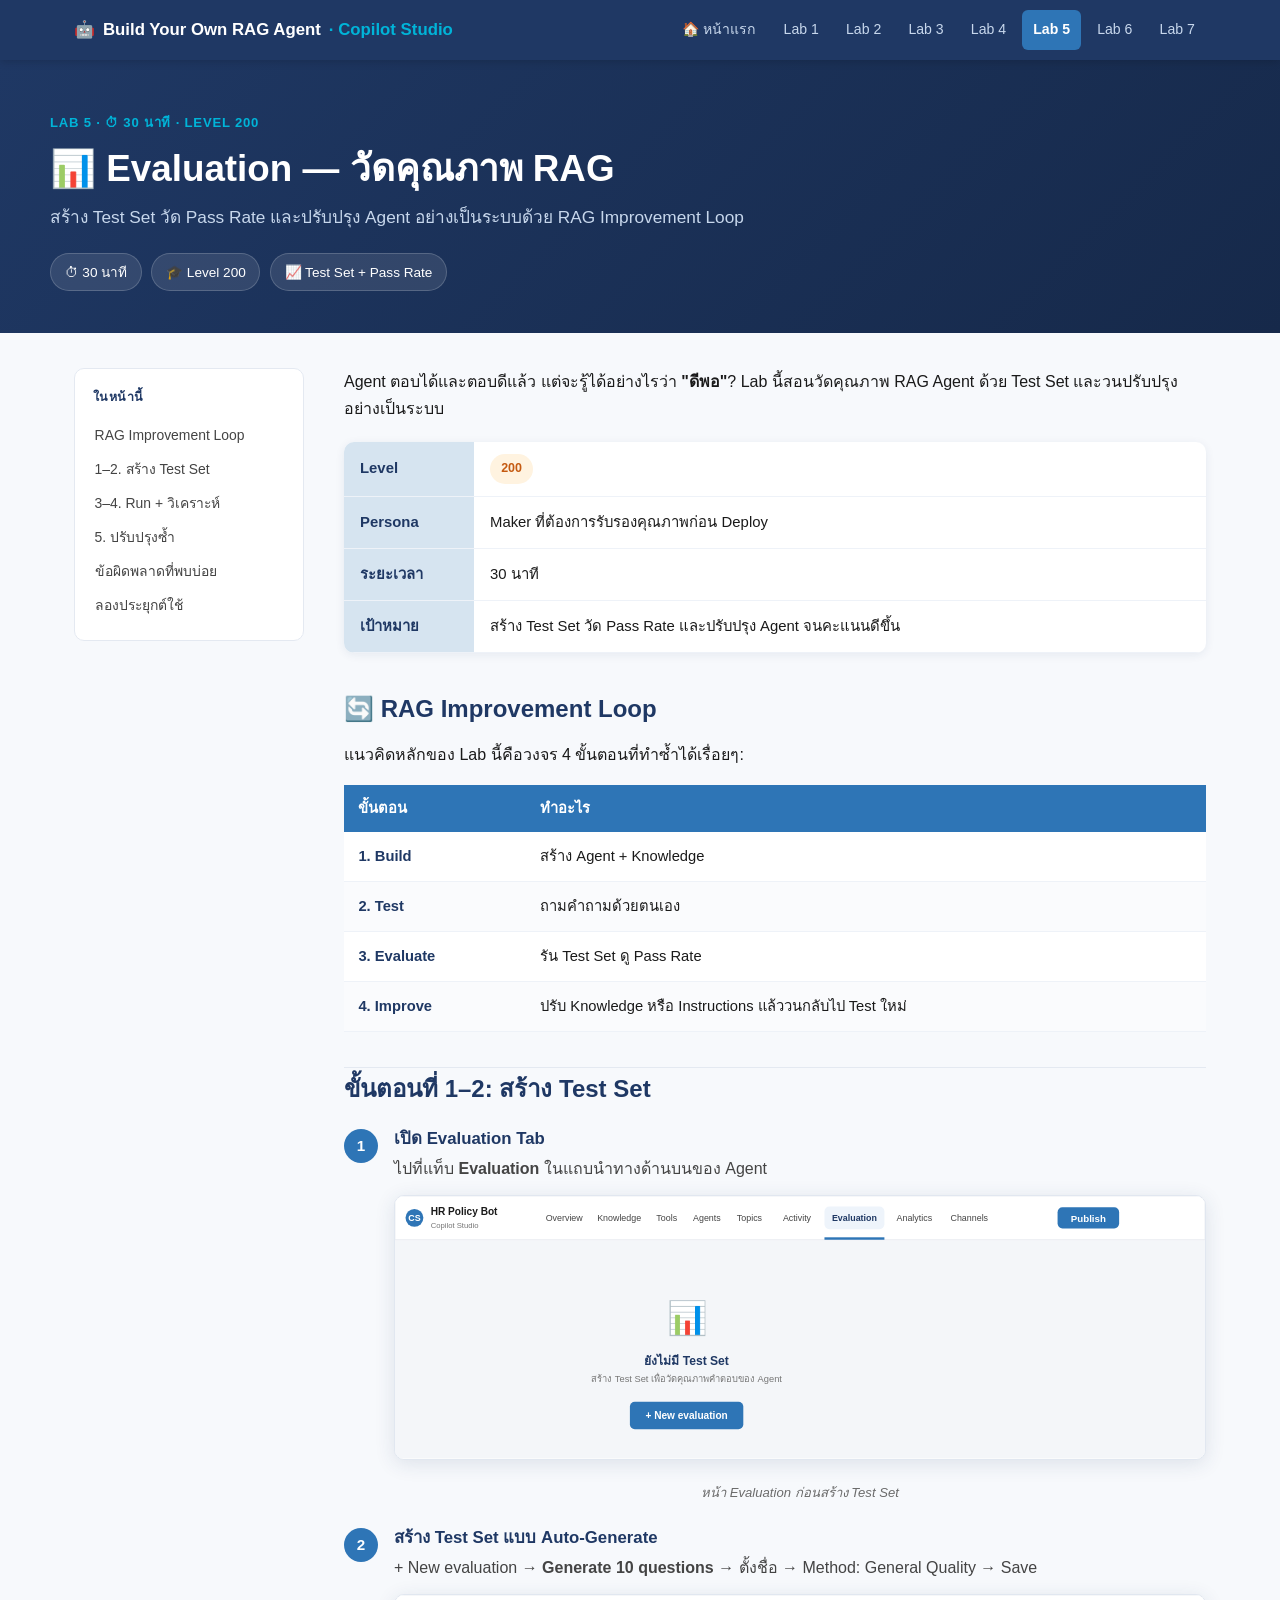
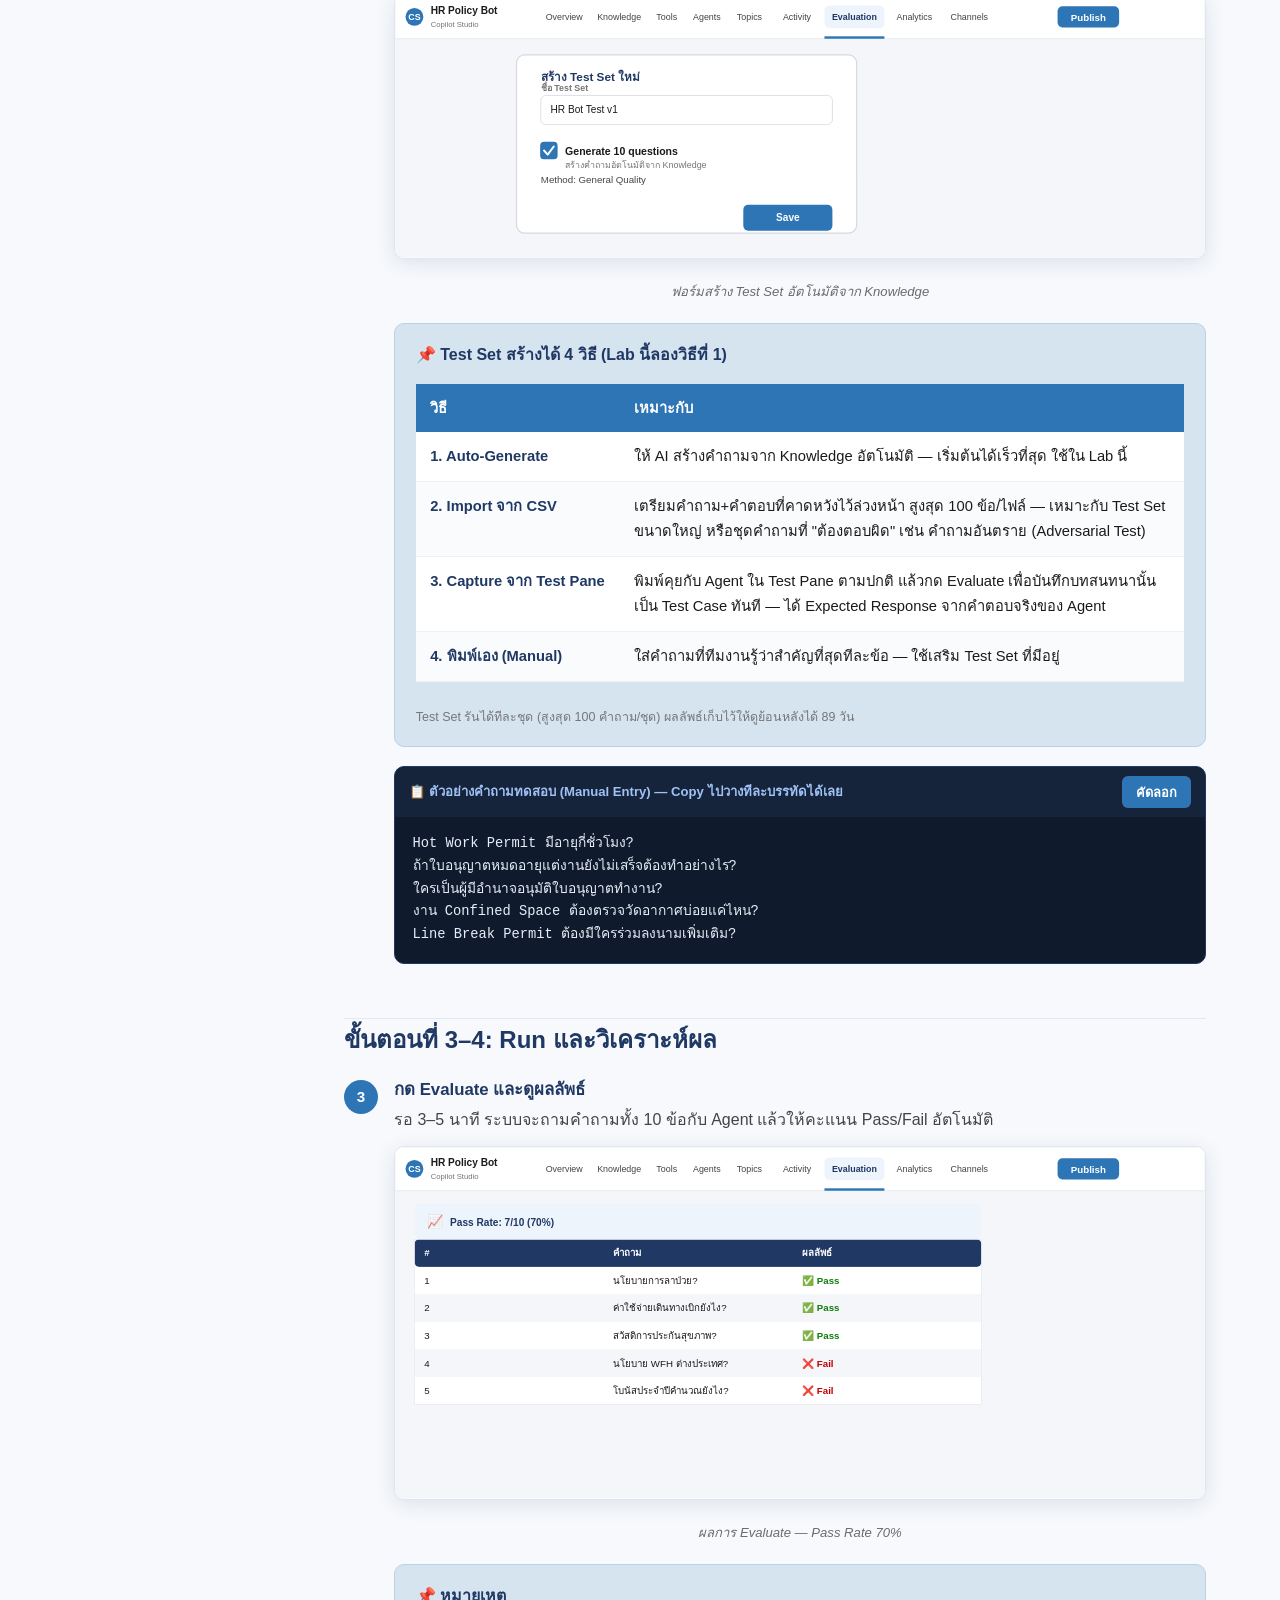
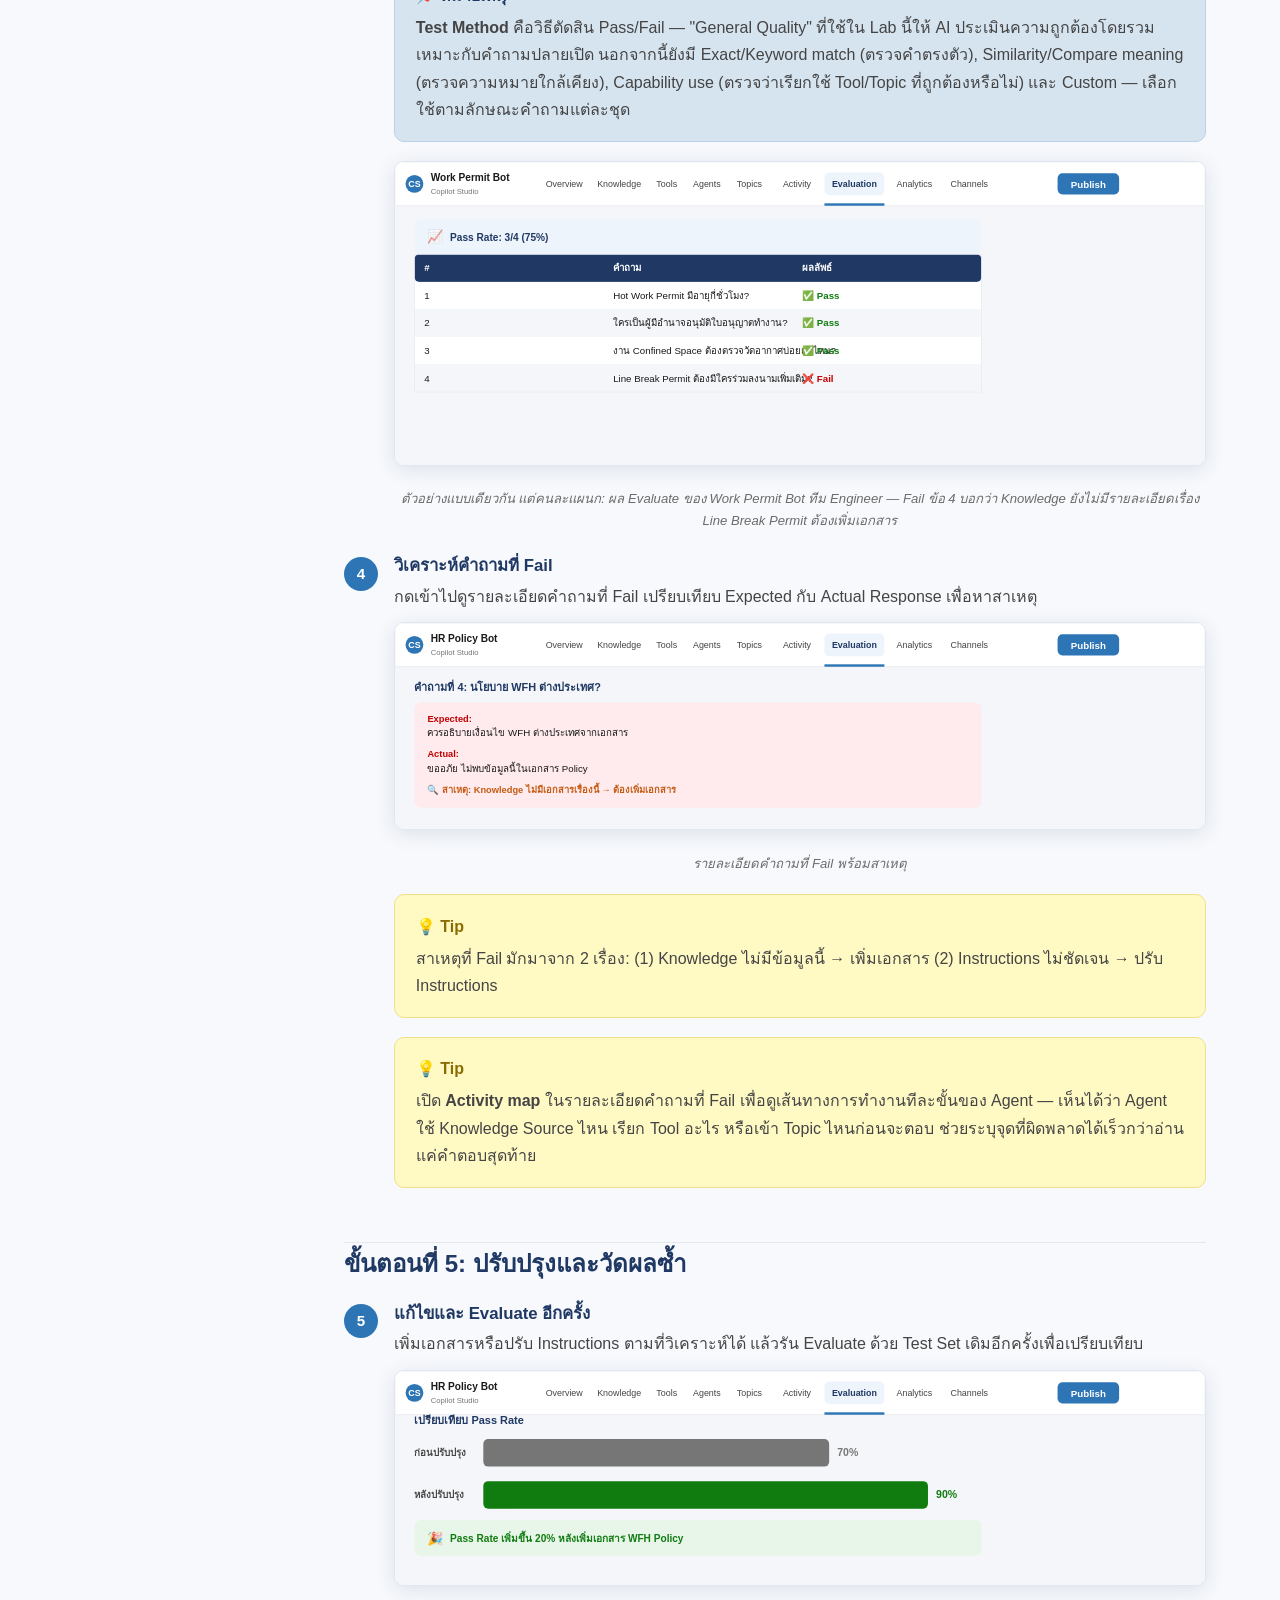
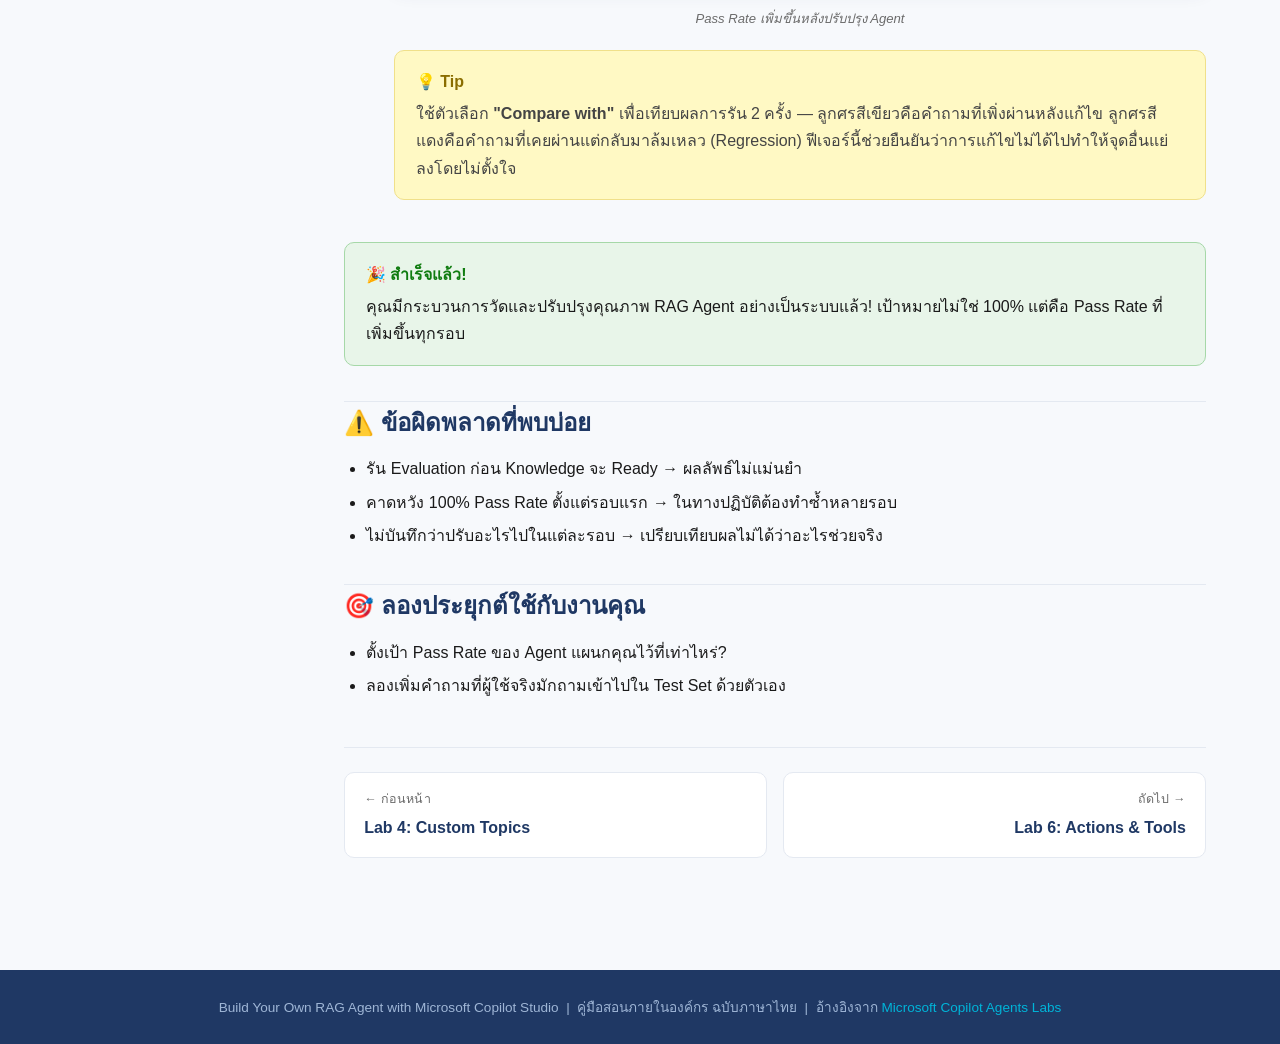
<file: website/lab5.html>
<!DOCTYPE html>
<html lang="th">
<head>
<meta charset="UTF-8">
<meta name="viewport" content="width=device-width, initial-scale=1.0">
<title>Lab 5: Evaluation — RAG Course</title>
<link rel="stylesheet" href="assets/style.css">
</head>
<body>
<nav class="topnav"><div class="topnav-inner">
  <div class="topnav-brand"><span>🤖</span> Build Your Own RAG Agent<span class="dot"> · Copilot Studio</span></div>
  <div class="topnav-links"><a href="index.html">🏠 หน้าแรก</a><a href="lab1.html">Lab 1</a><a href="lab2.html">Lab 2</a><a href="lab3.html">Lab 3</a><a href="lab4.html">Lab 4</a><a href="lab5.html" class="active">Lab 5</a><a href="lab6.html">Lab 6</a><a href="lab7.html">Lab 7</a></div>
</div></nav>
<header class="hero"><div class="hero-inner">
    <span class="hero-eyebrow">LAB 5 · ⏱ 30 นาที · Level 200</span>
    <h1>📊 Evaluation — วัดคุณภาพ RAG</h1>
    <p class="lead">สร้าง Test Set วัด Pass Rate และปรับปรุง Agent อย่างเป็นระบบด้วย RAG Improvement Loop</p>
    <div class="hero-meta"><span class="hero-pill">⏱ 30 นาที</span><span class="hero-pill">🎓 Level 200</span><span class="hero-pill">📈 Test Set + Pass Rate</span></div>
  </div></header>
<div class="page-wrap"><nav class="toc"><div class="toc-title">ในหน้านี้</div>
    <a href="#loop">RAG Improvement Loop</a><a href="#step1">1–2. สร้าง Test Set</a><a href="#step3">3–4. Run + วิเคราะห์</a><a href="#step5">5. ปรับปรุงซ้ำ</a><a href="#mistakes">ข้อผิดพลาดที่พบบ่อย</a><a href="#challenge">ลองประยุกต์ใช้</a>
  </nav><div class="content">
    <p>Agent ตอบได้และตอบดีแล้ว แต่จะรู้ได้อย่างไรว่า <strong>"ดีพอ"</strong>? Lab นี้สอนวัดคุณภาพ RAG Agent ด้วย Test Set และวนปรับปรุงอย่างเป็นระบบ</p>

    <table class="meta-table"><tbody>
    <tr><th>Level</th><td><span class="badge badge-orange">200</span></td></tr><tr><th>Persona</th><td>Maker ที่ต้องการรับรองคุณภาพก่อน Deploy</td></tr><tr><th>ระยะเวลา</th><td>30 นาที</td></tr><tr><th>เป้าหมาย</th><td>สร้าง Test Set วัด Pass Rate และปรับปรุง Agent จนคะแนนดีขึ้น</td></tr>
  </tbody></table>

    <h2 id="loop">🔄 RAG Improvement Loop</h2>
    <p>แนวคิดหลักของ Lab นี้คือวงจร 4 ขั้นตอนที่ทำซ้ำได้เรื่อยๆ:</p>
    <table class="concept-table">
    <thead><tr><th>ขั้นตอน</th><th>ทำอะไร</th></tr></thead>
    <tbody><tr><td class="term">1. Build</td><td>สร้าง Agent + Knowledge</td></tr><tr><td class="term">2. Test</td><td>ถามคำถามด้วยตนเอง</td></tr><tr><td class="term">3. Evaluate</td><td>รัน Test Set ดู Pass Rate</td></tr><tr><td class="term">4. Improve</td><td>ปรับ Knowledge หรือ Instructions แล้ววนกลับไป Test ใหม่</td></tr></tbody>
  </table>

    <h2 id="step1">ขั้นตอนที่ 1–2: สร้าง Test Set</h2>
    <div class="step">
    <div class="step-num">1</div>
    <div class="step-body"><h4>เปิด Evaluation Tab</h4>
      <p>ไปที่แท็บ <strong>Evaluation</strong> ในแถบนำทางด้านบนของ Agent</p>
      <div class="mockup"><svg viewBox="0 0 1000 324" xmlns="http://www.w3.org/2000/svg" font-family="Segoe UI, Tahoma, sans-serif">
    <rect width="1000" height="324" fill="#F4F6F9"/>
    <rect width="1000" height="54" fill="#FFFFFF"/>
    <rect width="1000" height="54" fill="none" stroke="#E8EBF0" stroke-width="1"/>
    <circle cx="24" cy="27" r="11" fill="#2E75B6"/>
    <text x="24" y="31" font-size="11" fill="#FFFFFF" text-anchor="middle" font-weight="700">CS</text>
    <text x="44" y="24" font-family="Segoe UI, Tahoma, sans-serif" font-size="12.5" font-weight="700" fill="#1A1A1A" text-anchor="start" style="">HR Policy Bot</text>
    <text x="44" y="39" font-family="Segoe UI, Tahoma, sans-serif" font-size="9.5" font-weight="400" fill="#767676" text-anchor="start" style="">Copilot Studio</text>
    <g>
      <text x="208.9" y="31" font-family="Segoe UI, Tahoma, sans-serif" font-size="11" font-weight="400" fill="#444444" text-anchor="middle" style="">Overview</text>
      
    </g><g>
      <text x="276.75" y="31" font-family="Segoe UI, Tahoma, sans-serif" font-size="11" font-weight="400" fill="#444444" text-anchor="middle" style="">Knowledge</text>
      
    </g><g>
      <text x="335.45000000000005" y="31" font-family="Segoe UI, Tahoma, sans-serif" font-size="11" font-weight="400" fill="#444444" text-anchor="middle" style="">Tools</text>
      
    </g><g>
      <text x="385.00000000000006" y="31" font-family="Segoe UI, Tahoma, sans-serif" font-size="11" font-weight="400" fill="#444444" text-anchor="middle" style="">Agents</text>
      
    </g><g>
      <text x="437.6000000000001" y="31" font-family="Segoe UI, Tahoma, sans-serif" font-size="11" font-weight="400" fill="#444444" text-anchor="middle" style="">Topics</text>
      
    </g><g>
      <text x="496.30000000000007" y="31" font-family="Segoe UI, Tahoma, sans-serif" font-size="11" font-weight="400" fill="#444444" text-anchor="middle" style="">Activity</text>
      
    </g><g><rect x="530.2" y="13" width="74" height="28" rx="6" ry="6" fill="#EEF4FB" stroke="none" stroke-width="1"/>
      <text x="567.2" y="31" font-family="Segoe UI, Tahoma, sans-serif" font-size="11" font-weight="700" fill="#1F3864" text-anchor="middle" style="">Evaluation</text>
      <rect x="530.2" y="51" width="74" height="3" fill="#2E75B6"/>
    </g><g>
      <text x="641.1500000000001" y="31" font-family="Segoe UI, Tahoma, sans-serif" font-size="11" font-weight="400" fill="#444444" text-anchor="middle" style="">Analytics</text>
      
    </g><g>
      <text x="709" y="31" font-family="Segoe UI, Tahoma, sans-serif" font-size="11" font-weight="400" fill="#444444" text-anchor="middle" style="">Channels</text>
      
    </g>
    <g><rect x="818" y="14" width="76" height="26" rx="6" ry="6" fill="#2E75B6" stroke="none" stroke-width="1.3"/><text x="856" y="31.5" font-family="Segoe UI, Tahoma, sans-serif" font-size="12" font-weight="600" fill="#FFFFFF" text-anchor="middle" style="">Publish</text></g>
    
    <g transform="translate(0, 54)">
    <text x="360" y="110" font-family="Segoe UI, Tahoma, sans-serif" font-size="40" font-weight="400" fill="#1A1A1A" text-anchor="middle" style="">📊</text>
    <text x="360" y="155" font-family="Segoe UI, Tahoma, sans-serif" font-size="15" font-weight="700" fill="#1F3864" text-anchor="middle" style="">ยังไม่มี Test Set</text>
    <text x="360" y="176" font-family="Segoe UI, Tahoma, sans-serif" font-size="11.5" font-weight="400" fill="#767676" text-anchor="middle" style="">สร้าง Test Set เพื่อวัดคุณภาพคำตอบของ Agent</text>
    <g><rect x="290" y="200" width="140" height="34" rx="6" ry="6" fill="#2E75B6" stroke="none" stroke-width="1.3"/><text x="360" y="221.5" font-family="Segoe UI, Tahoma, sans-serif" font-size="12.5" font-weight="600" fill="#FFFFFF" text-anchor="middle" style="">+ New evaluation</text></g>
  </g>
  </svg></div><div class="mockup-caption">หน้า Evaluation ก่อนสร้าง Test Set</div>
    </div>
  </div>
    <div class="step">
    <div class="step-num">2</div>
    <div class="step-body"><h4>สร้าง Test Set แบบ Auto-Generate</h4>
      <p>+ New evaluation → <strong>Generate 10 questions</strong> → ตั้งชื่อ → Method: General Quality → Save</p>
      <div class="mockup"><svg viewBox="0 0 1000 324" xmlns="http://www.w3.org/2000/svg" font-family="Segoe UI, Tahoma, sans-serif">
    <rect width="1000" height="324" fill="#F4F6F9"/>
    <rect width="1000" height="54" fill="#FFFFFF"/>
    <rect width="1000" height="54" fill="none" stroke="#E8EBF0" stroke-width="1"/>
    <circle cx="24" cy="27" r="11" fill="#2E75B6"/>
    <text x="24" y="31" font-size="11" fill="#FFFFFF" text-anchor="middle" font-weight="700">CS</text>
    <text x="44" y="24" font-family="Segoe UI, Tahoma, sans-serif" font-size="12.5" font-weight="700" fill="#1A1A1A" text-anchor="start" style="">HR Policy Bot</text>
    <text x="44" y="39" font-family="Segoe UI, Tahoma, sans-serif" font-size="9.5" font-weight="400" fill="#767676" text-anchor="start" style="">Copilot Studio</text>
    <g>
      <text x="208.9" y="31" font-family="Segoe UI, Tahoma, sans-serif" font-size="11" font-weight="400" fill="#444444" text-anchor="middle" style="">Overview</text>
      
    </g><g>
      <text x="276.75" y="31" font-family="Segoe UI, Tahoma, sans-serif" font-size="11" font-weight="400" fill="#444444" text-anchor="middle" style="">Knowledge</text>
      
    </g><g>
      <text x="335.45000000000005" y="31" font-family="Segoe UI, Tahoma, sans-serif" font-size="11" font-weight="400" fill="#444444" text-anchor="middle" style="">Tools</text>
      
    </g><g>
      <text x="385.00000000000006" y="31" font-family="Segoe UI, Tahoma, sans-serif" font-size="11" font-weight="400" fill="#444444" text-anchor="middle" style="">Agents</text>
      
    </g><g>
      <text x="437.6000000000001" y="31" font-family="Segoe UI, Tahoma, sans-serif" font-size="11" font-weight="400" fill="#444444" text-anchor="middle" style="">Topics</text>
      
    </g><g>
      <text x="496.30000000000007" y="31" font-family="Segoe UI, Tahoma, sans-serif" font-size="11" font-weight="400" fill="#444444" text-anchor="middle" style="">Activity</text>
      
    </g><g><rect x="530.2" y="13" width="74" height="28" rx="6" ry="6" fill="#EEF4FB" stroke="none" stroke-width="1"/>
      <text x="567.2" y="31" font-family="Segoe UI, Tahoma, sans-serif" font-size="11" font-weight="700" fill="#1F3864" text-anchor="middle" style="">Evaluation</text>
      <rect x="530.2" y="51" width="74" height="3" fill="#2E75B6"/>
    </g><g>
      <text x="641.1500000000001" y="31" font-family="Segoe UI, Tahoma, sans-serif" font-size="11" font-weight="400" fill="#444444" text-anchor="middle" style="">Analytics</text>
      
    </g><g>
      <text x="709" y="31" font-family="Segoe UI, Tahoma, sans-serif" font-size="11" font-weight="400" fill="#444444" text-anchor="middle" style="">Channels</text>
      
    </g>
    <g><rect x="818" y="14" width="76" height="26" rx="6" ry="6" fill="#2E75B6" stroke="none" stroke-width="1.3"/><text x="856" y="31.5" font-family="Segoe UI, Tahoma, sans-serif" font-size="12" font-weight="600" fill="#FFFFFF" text-anchor="middle" style="">Publish</text></g>
    
    <g transform="translate(0, 54)">
    <rect x="150" y="20" width="420" height="220" rx="10" ry="10" fill="#FFFFFF" stroke="#D6D9E0" stroke-width="1.5"/>
    <text x="180" y="52" font-family="Segoe UI, Tahoma, sans-serif" font-size="14.5" font-weight="700" fill="#1F3864" text-anchor="start" style="">สร้าง Test Set ใหม่</text>
    <text x="180" y="64" font-family="Segoe UI, Tahoma, sans-serif" font-size="11" font-weight="600" fill="#767676" text-anchor="start" style="">ชื่อ Test Set</text><rect x="180" y="70" width="360" height="36" rx="6" ry="6" fill="#FFFFFF" stroke="#D6D9E0" stroke-width="1"/><text x="192" y="92" font-family="Segoe UI, Tahoma, sans-serif" font-size="12.5" font-weight="400" fill="#1A1A1A" text-anchor="start" style="">HR Bot Test v1</text>
    <rect x="180" y="128" width="20" height="20" rx="4" ry="4" fill="#2E75B6" stroke="#2E75B6" stroke-width="1.5"/><path d="M 184 138 L 188.5 143 L 196 133" stroke="#FFFFFF" stroke-width="2.4" fill="none" stroke-linecap="round" stroke-linejoin="round"/><text x="210" y="143" font-family="Segoe UI, Tahoma, sans-serif" font-size="13" font-weight="600" fill="#1A1A1A" text-anchor="start" style="">Generate 10 questions</text><text x="210" y="160" font-family="Segoe UI, Tahoma, sans-serif" font-size="11" font-weight="400" fill="#767676" text-anchor="start" style="">สร้างคำถามอัตโนมัติจาก Knowledge</text>
    <text x="180" y="178" font-family="Segoe UI, Tahoma, sans-serif" font-size="12" font-weight="400" fill="#444444" text-anchor="start" style="">Method: General Quality</text>
    <g><rect x="430" y="205" width="110" height="32" rx="6" ry="6" fill="#2E75B6" stroke="none" stroke-width="1.3"/><text x="485" y="225.5" font-family="Segoe UI, Tahoma, sans-serif" font-size="12.5" font-weight="600" fill="#FFFFFF" text-anchor="middle" style="">Save</text></g>
  </g>
  </svg></div><div class="mockup-caption">ฟอร์มสร้าง Test Set อัตโนมัติจาก Knowledge</div>
      <div class="box box-note">
    <div class="box-title">📌 Test Set สร้างได้ 4 วิธี (Lab นี้ลองวิธีที่ 1)</div>
    
        <table class="concept-table">
    <thead><tr><th>วิธี</th><th>เหมาะกับ</th></tr></thead>
    <tbody><tr><td class="term">1. Auto-Generate</td><td>ให้ AI สร้างคำถามจาก Knowledge อัตโนมัติ — เริ่มต้นได้เร็วที่สุด ใช้ใน Lab นี้</td></tr><tr><td class="term">2. Import จาก CSV</td><td>เตรียมคำถาม+คำตอบที่คาดหวังไว้ล่วงหน้า สูงสุด 100 ข้อ/ไฟล์ — เหมาะกับ Test Set ขนาดใหญ่ หรือชุดคำถามที่ "ต้องตอบผิด" เช่น คำถามอันตราย (Adversarial Test)</td></tr><tr><td class="term">3. Capture จาก Test Pane</td><td>พิมพ์คุยกับ Agent ใน Test Pane ตามปกติ แล้วกด Evaluate เพื่อบันทึกบทสนทนานั้นเป็น Test Case ทันที — ได้ Expected Response จากคำตอบจริงของ Agent</td></tr><tr><td class="term">4. พิมพ์เอง (Manual)</td><td>ใส่คำถามที่ทีมงานรู้ว่าสำคัญที่สุดทีละข้อ — ใช้เสริม Test Set ที่มีอยู่</td></tr></tbody>
  </table>
        <p style="margin-top:8px;font-size:12.5px;color:#767676">Test Set รันได้ทีละชุด (สูงสุด 100 คำถาม/ชุด) ผลลัพธ์เก็บไว้ให้ดูย้อนหลังได้ 89 วัน</p>
      
  </div>
      <div class="prompt-box">
    <div class="prompt-box-header">
      <span class="prompt-box-label">📋 ตัวอย่างคำถามทดสอบ (Manual Entry) — Copy ไปวางทีละบรรทัดได้เลย</span>
      <button class="prompt-copy-btn" onclick="copyPromptBox(this)">คัดลอก</button>
    </div>
    <pre class="prompt-box-text">Hot Work Permit มีอายุกี่ชั่วโมง?
ถ้าใบอนุญาตหมดอายุแต่งานยังไม่เสร็จต้องทำอย่างไร?
ใครเป็นผู้มีอำนาจอนุมัติใบอนุญาตทำงาน?
งาน Confined Space ต้องตรวจวัดอากาศบ่อยแค่ไหน?
Line Break Permit ต้องมีใครร่วมลงนามเพิ่มเติม?</pre>
  </div>
    </div>
  </div>

    <h2 id="step3">ขั้นตอนที่ 3–4: Run และวิเคราะห์ผล</h2>
    <div class="step">
    <div class="step-num">3</div>
    <div class="step-body"><h4>กด Evaluate และดูผลลัพธ์</h4>
      <p>รอ 3–5 นาที ระบบจะถามคำถามทั้ง 10 ข้อกับ Agent แล้วให้คะแนน Pass/Fail อัตโนมัติ</p>
      <div class="mockup"><svg viewBox="0 0 1000 434" xmlns="http://www.w3.org/2000/svg" font-family="Segoe UI, Tahoma, sans-serif">
    <rect width="1000" height="434" fill="#F4F6F9"/>
    <rect width="1000" height="54" fill="#FFFFFF"/>
    <rect width="1000" height="54" fill="none" stroke="#E8EBF0" stroke-width="1"/>
    <circle cx="24" cy="27" r="11" fill="#2E75B6"/>
    <text x="24" y="31" font-size="11" fill="#FFFFFF" text-anchor="middle" font-weight="700">CS</text>
    <text x="44" y="24" font-family="Segoe UI, Tahoma, sans-serif" font-size="12.5" font-weight="700" fill="#1A1A1A" text-anchor="start" style="">HR Policy Bot</text>
    <text x="44" y="39" font-family="Segoe UI, Tahoma, sans-serif" font-size="9.5" font-weight="400" fill="#767676" text-anchor="start" style="">Copilot Studio</text>
    <g>
      <text x="208.9" y="31" font-family="Segoe UI, Tahoma, sans-serif" font-size="11" font-weight="400" fill="#444444" text-anchor="middle" style="">Overview</text>
      
    </g><g>
      <text x="276.75" y="31" font-family="Segoe UI, Tahoma, sans-serif" font-size="11" font-weight="400" fill="#444444" text-anchor="middle" style="">Knowledge</text>
      
    </g><g>
      <text x="335.45000000000005" y="31" font-family="Segoe UI, Tahoma, sans-serif" font-size="11" font-weight="400" fill="#444444" text-anchor="middle" style="">Tools</text>
      
    </g><g>
      <text x="385.00000000000006" y="31" font-family="Segoe UI, Tahoma, sans-serif" font-size="11" font-weight="400" fill="#444444" text-anchor="middle" style="">Agents</text>
      
    </g><g>
      <text x="437.6000000000001" y="31" font-family="Segoe UI, Tahoma, sans-serif" font-size="11" font-weight="400" fill="#444444" text-anchor="middle" style="">Topics</text>
      
    </g><g>
      <text x="496.30000000000007" y="31" font-family="Segoe UI, Tahoma, sans-serif" font-size="11" font-weight="400" fill="#444444" text-anchor="middle" style="">Activity</text>
      
    </g><g><rect x="530.2" y="13" width="74" height="28" rx="6" ry="6" fill="#EEF4FB" stroke="none" stroke-width="1"/>
      <text x="567.2" y="31" font-family="Segoe UI, Tahoma, sans-serif" font-size="11" font-weight="700" fill="#1F3864" text-anchor="middle" style="">Evaluation</text>
      <rect x="530.2" y="51" width="74" height="3" fill="#2E75B6"/>
    </g><g>
      <text x="641.1500000000001" y="31" font-family="Segoe UI, Tahoma, sans-serif" font-size="11" font-weight="400" fill="#444444" text-anchor="middle" style="">Analytics</text>
      
    </g><g>
      <text x="709" y="31" font-family="Segoe UI, Tahoma, sans-serif" font-size="11" font-weight="400" fill="#444444" text-anchor="middle" style="">Channels</text>
      
    </g>
    <g><rect x="818" y="14" width="76" height="26" rx="6" ry="6" fill="#2E75B6" stroke="none" stroke-width="1.3"/><text x="856" y="31.5" font-family="Segoe UI, Tahoma, sans-serif" font-size="12" font-weight="600" fill="#FFFFFF" text-anchor="middle" style="">Publish</text></g>
    
    <g transform="translate(0, 54)"><rect x="24" y="16" width="700" height="44" rx="8" ry="8" fill="#EEF4FB" stroke="none" stroke-width="1"/>
    <text x="40" y="44" font-size="16">📈</text>
    <text x="68" y="43" font-family="Segoe UI, Tahoma, sans-serif" font-size="12.5" font-weight="700" fill="#1F3864" text-anchor="start" style="">Pass Rate: 7/10 (70%)</text><rect x="24" y="60" width="700" height="34" rx="6" ry="6" fill="#1F3864" stroke="none" stroke-width="1"/><text x="36" y="81" font-family="Segoe UI, Tahoma, sans-serif" font-size="12" font-weight="700" fill="#FFFFFF" text-anchor="start" style="">#</text><text x="269.33333333333337" y="81" font-family="Segoe UI, Tahoma, sans-serif" font-size="12" font-weight="700" fill="#FFFFFF" text-anchor="start" style="">คำถาม</text><text x="502.6666666666667" y="81" font-family="Segoe UI, Tahoma, sans-serif" font-size="12" font-weight="700" fill="#FFFFFF" text-anchor="start" style="">ผลลัพธ์</text><rect x="24" y="94" width="700" height="34" rx="0" ry="0" fill="#FFFFFF" stroke="none" stroke-width="1"/><text x="36" y="115" font-family="Segoe UI, Tahoma, sans-serif" font-size="12" font-weight="400" fill="#1A1A1A" text-anchor="start" style="">1</text><text x="269.33333333333337" y="115" font-family="Segoe UI, Tahoma, sans-serif" font-size="12" font-weight="400" fill="#1A1A1A" text-anchor="start" style="">นโยบายการลาป่วย?</text><text x="502.6666666666667" y="115" font-family="Segoe UI, Tahoma, sans-serif" font-size="12" font-weight="700" fill="#107C10" text-anchor="start" style="">✅ Pass</text><rect x="24" y="128" width="700" height="34" rx="0" ry="0" fill="#F4F6F9" stroke="none" stroke-width="1"/><text x="36" y="149" font-family="Segoe UI, Tahoma, sans-serif" font-size="12" font-weight="400" fill="#1A1A1A" text-anchor="start" style="">2</text><text x="269.33333333333337" y="149" font-family="Segoe UI, Tahoma, sans-serif" font-size="12" font-weight="400" fill="#1A1A1A" text-anchor="start" style="">ค่าใช้จ่ายเดินทางเบิกยังไง?</text><text x="502.6666666666667" y="149" font-family="Segoe UI, Tahoma, sans-serif" font-size="12" font-weight="700" fill="#107C10" text-anchor="start" style="">✅ Pass</text><rect x="24" y="162" width="700" height="34" rx="0" ry="0" fill="#FFFFFF" stroke="none" stroke-width="1"/><text x="36" y="183" font-family="Segoe UI, Tahoma, sans-serif" font-size="12" font-weight="400" fill="#1A1A1A" text-anchor="start" style="">3</text><text x="269.33333333333337" y="183" font-family="Segoe UI, Tahoma, sans-serif" font-size="12" font-weight="400" fill="#1A1A1A" text-anchor="start" style="">สวัสดิการประกันสุขภาพ?</text><text x="502.6666666666667" y="183" font-family="Segoe UI, Tahoma, sans-serif" font-size="12" font-weight="700" fill="#107C10" text-anchor="start" style="">✅ Pass</text><rect x="24" y="196" width="700" height="34" rx="0" ry="0" fill="#F4F6F9" stroke="none" stroke-width="1"/><text x="36" y="217" font-family="Segoe UI, Tahoma, sans-serif" font-size="12" font-weight="400" fill="#1A1A1A" text-anchor="start" style="">4</text><text x="269.33333333333337" y="217" font-family="Segoe UI, Tahoma, sans-serif" font-size="12" font-weight="400" fill="#1A1A1A" text-anchor="start" style="">นโยบาย WFH ต่างประเทศ?</text><text x="502.6666666666667" y="217" font-family="Segoe UI, Tahoma, sans-serif" font-size="12" font-weight="700" fill="#C00000" text-anchor="start" style="">❌ Fail</text><rect x="24" y="230" width="700" height="34" rx="0" ry="0" fill="#FFFFFF" stroke="none" stroke-width="1"/><text x="36" y="251" font-family="Segoe UI, Tahoma, sans-serif" font-size="12" font-weight="400" fill="#1A1A1A" text-anchor="start" style="">5</text><text x="269.33333333333337" y="251" font-family="Segoe UI, Tahoma, sans-serif" font-size="12" font-weight="400" fill="#1A1A1A" text-anchor="start" style="">โบนัสประจำปีคำนวณยังไง?</text><text x="502.6666666666667" y="251" font-family="Segoe UI, Tahoma, sans-serif" font-size="12" font-weight="700" fill="#C00000" text-anchor="start" style="">❌ Fail</text><rect x="24" y="60" width="700" height="204" fill="none" stroke="#E8EBF0" stroke-width="1"/></g>
  </svg></div><div class="mockup-caption">ผลการ Evaluate — Pass Rate 70%</div>
      <div class="box box-note">
    <div class="box-title">📌 หมายเหตุ</div>
    <p><strong>Test Method</strong> คือวิธีตัดสิน Pass/Fail — "General Quality" ที่ใช้ใน Lab นี้ให้ AI ประเมินความถูกต้องโดยรวม เหมาะกับคำถามปลายเปิด นอกจากนี้ยังมี Exact/Keyword match (ตรวจคำตรงตัว), Similarity/Compare meaning (ตรวจความหมายใกล้เคียง), Capability use (ตรวจว่าเรียกใช้ Tool/Topic ที่ถูกต้องหรือไม่) และ Custom — เลือกใช้ตามลักษณะคำถามแต่ละชุด</p>
  </div>
      <div class="mockup"><svg viewBox="0 0 1000 374" xmlns="http://www.w3.org/2000/svg" font-family="Segoe UI, Tahoma, sans-serif">
    <rect width="1000" height="374" fill="#F4F6F9"/>
    <rect width="1000" height="54" fill="#FFFFFF"/>
    <rect width="1000" height="54" fill="none" stroke="#E8EBF0" stroke-width="1"/>
    <circle cx="24" cy="27" r="11" fill="#2E75B6"/>
    <text x="24" y="31" font-size="11" fill="#FFFFFF" text-anchor="middle" font-weight="700">CS</text>
    <text x="44" y="24" font-family="Segoe UI, Tahoma, sans-serif" font-size="12.5" font-weight="700" fill="#1A1A1A" text-anchor="start" style="">Work Permit Bot</text>
    <text x="44" y="39" font-family="Segoe UI, Tahoma, sans-serif" font-size="9.5" font-weight="400" fill="#767676" text-anchor="start" style="">Copilot Studio</text>
    <g>
      <text x="208.9" y="31" font-family="Segoe UI, Tahoma, sans-serif" font-size="11" font-weight="400" fill="#444444" text-anchor="middle" style="">Overview</text>
      
    </g><g>
      <text x="276.75" y="31" font-family="Segoe UI, Tahoma, sans-serif" font-size="11" font-weight="400" fill="#444444" text-anchor="middle" style="">Knowledge</text>
      
    </g><g>
      <text x="335.45000000000005" y="31" font-family="Segoe UI, Tahoma, sans-serif" font-size="11" font-weight="400" fill="#444444" text-anchor="middle" style="">Tools</text>
      
    </g><g>
      <text x="385.00000000000006" y="31" font-family="Segoe UI, Tahoma, sans-serif" font-size="11" font-weight="400" fill="#444444" text-anchor="middle" style="">Agents</text>
      
    </g><g>
      <text x="437.6000000000001" y="31" font-family="Segoe UI, Tahoma, sans-serif" font-size="11" font-weight="400" fill="#444444" text-anchor="middle" style="">Topics</text>
      
    </g><g>
      <text x="496.30000000000007" y="31" font-family="Segoe UI, Tahoma, sans-serif" font-size="11" font-weight="400" fill="#444444" text-anchor="middle" style="">Activity</text>
      
    </g><g><rect x="530.2" y="13" width="74" height="28" rx="6" ry="6" fill="#EEF4FB" stroke="none" stroke-width="1"/>
      <text x="567.2" y="31" font-family="Segoe UI, Tahoma, sans-serif" font-size="11" font-weight="700" fill="#1F3864" text-anchor="middle" style="">Evaluation</text>
      <rect x="530.2" y="51" width="74" height="3" fill="#2E75B6"/>
    </g><g>
      <text x="641.1500000000001" y="31" font-family="Segoe UI, Tahoma, sans-serif" font-size="11" font-weight="400" fill="#444444" text-anchor="middle" style="">Analytics</text>
      
    </g><g>
      <text x="709" y="31" font-family="Segoe UI, Tahoma, sans-serif" font-size="11" font-weight="400" fill="#444444" text-anchor="middle" style="">Channels</text>
      
    </g>
    <g><rect x="818" y="14" width="76" height="26" rx="6" ry="6" fill="#2E75B6" stroke="none" stroke-width="1.3"/><text x="856" y="31.5" font-family="Segoe UI, Tahoma, sans-serif" font-size="12" font-weight="600" fill="#FFFFFF" text-anchor="middle" style="">Publish</text></g>
    
    <g transform="translate(0, 54)"><rect x="24" y="16" width="700" height="44" rx="8" ry="8" fill="#EEF4FB" stroke="none" stroke-width="1"/>
    <text x="40" y="44" font-size="16">📈</text>
    <text x="68" y="43" font-family="Segoe UI, Tahoma, sans-serif" font-size="12.5" font-weight="700" fill="#1F3864" text-anchor="start" style="">Pass Rate: 3/4 (75%)</text><rect x="24" y="60" width="700" height="34" rx="6" ry="6" fill="#1F3864" stroke="none" stroke-width="1"/><text x="36" y="81" font-family="Segoe UI, Tahoma, sans-serif" font-size="12" font-weight="700" fill="#FFFFFF" text-anchor="start" style="">#</text><text x="269.33333333333337" y="81" font-family="Segoe UI, Tahoma, sans-serif" font-size="12" font-weight="700" fill="#FFFFFF" text-anchor="start" style="">คำถาม</text><text x="502.6666666666667" y="81" font-family="Segoe UI, Tahoma, sans-serif" font-size="12" font-weight="700" fill="#FFFFFF" text-anchor="start" style="">ผลลัพธ์</text><rect x="24" y="94" width="700" height="34" rx="0" ry="0" fill="#FFFFFF" stroke="none" stroke-width="1"/><text x="36" y="115" font-family="Segoe UI, Tahoma, sans-serif" font-size="12" font-weight="400" fill="#1A1A1A" text-anchor="start" style="">1</text><text x="269.33333333333337" y="115" font-family="Segoe UI, Tahoma, sans-serif" font-size="12" font-weight="400" fill="#1A1A1A" text-anchor="start" style="">Hot Work Permit มีอายุกี่ชั่วโมง?</text><text x="502.6666666666667" y="115" font-family="Segoe UI, Tahoma, sans-serif" font-size="12" font-weight="700" fill="#107C10" text-anchor="start" style="">✅ Pass</text><rect x="24" y="128" width="700" height="34" rx="0" ry="0" fill="#F4F6F9" stroke="none" stroke-width="1"/><text x="36" y="149" font-family="Segoe UI, Tahoma, sans-serif" font-size="12" font-weight="400" fill="#1A1A1A" text-anchor="start" style="">2</text><text x="269.33333333333337" y="149" font-family="Segoe UI, Tahoma, sans-serif" font-size="12" font-weight="400" fill="#1A1A1A" text-anchor="start" style="">ใครเป็นผู้มีอำนาจอนุมัติใบอนุญาตทำงาน?</text><text x="502.6666666666667" y="149" font-family="Segoe UI, Tahoma, sans-serif" font-size="12" font-weight="700" fill="#107C10" text-anchor="start" style="">✅ Pass</text><rect x="24" y="162" width="700" height="34" rx="0" ry="0" fill="#FFFFFF" stroke="none" stroke-width="1"/><text x="36" y="183" font-family="Segoe UI, Tahoma, sans-serif" font-size="12" font-weight="400" fill="#1A1A1A" text-anchor="start" style="">3</text><text x="269.33333333333337" y="183" font-family="Segoe UI, Tahoma, sans-serif" font-size="12" font-weight="400" fill="#1A1A1A" text-anchor="start" style="">งาน Confined Space ต้องตรวจวัดอากาศบ่อยแค่ไหน?</text><text x="502.6666666666667" y="183" font-family="Segoe UI, Tahoma, sans-serif" font-size="12" font-weight="700" fill="#107C10" text-anchor="start" style="">✅ Pass</text><rect x="24" y="196" width="700" height="34" rx="0" ry="0" fill="#F4F6F9" stroke="none" stroke-width="1"/><text x="36" y="217" font-family="Segoe UI, Tahoma, sans-serif" font-size="12" font-weight="400" fill="#1A1A1A" text-anchor="start" style="">4</text><text x="269.33333333333337" y="217" font-family="Segoe UI, Tahoma, sans-serif" font-size="12" font-weight="400" fill="#1A1A1A" text-anchor="start" style="">Line Break Permit ต้องมีใครร่วมลงนามเพิ่มเติม?</text><text x="502.6666666666667" y="217" font-family="Segoe UI, Tahoma, sans-serif" font-size="12" font-weight="700" fill="#C00000" text-anchor="start" style="">❌ Fail</text><rect x="24" y="60" width="700" height="170" fill="none" stroke="#E8EBF0" stroke-width="1"/></g>
  </svg></div><div class="mockup-caption">ตัวอย่างแบบเดียวกัน แต่คนละแผนก: ผล Evaluate ของ Work Permit Bot ทีม Engineer — Fail ข้อ 4 บอกว่า Knowledge ยังไม่มีรายละเอียดเรื่อง Line Break Permit ต้องเพิ่มเอกสาร</div>
    </div>
  </div>
    <div class="step">
    <div class="step-num">4</div>
    <div class="step-body"><h4>วิเคราะห์คำถามที่ Fail</h4>
      <p>กดเข้าไปดูรายละเอียดคำถามที่ Fail เปรียบเทียบ Expected กับ Actual Response เพื่อหาสาเหตุ</p>
      <div class="mockup"><svg viewBox="0 0 1000 254" xmlns="http://www.w3.org/2000/svg" font-family="Segoe UI, Tahoma, sans-serif">
    <rect width="1000" height="254" fill="#F4F6F9"/>
    <rect width="1000" height="54" fill="#FFFFFF"/>
    <rect width="1000" height="54" fill="none" stroke="#E8EBF0" stroke-width="1"/>
    <circle cx="24" cy="27" r="11" fill="#2E75B6"/>
    <text x="24" y="31" font-size="11" fill="#FFFFFF" text-anchor="middle" font-weight="700">CS</text>
    <text x="44" y="24" font-family="Segoe UI, Tahoma, sans-serif" font-size="12.5" font-weight="700" fill="#1A1A1A" text-anchor="start" style="">HR Policy Bot</text>
    <text x="44" y="39" font-family="Segoe UI, Tahoma, sans-serif" font-size="9.5" font-weight="400" fill="#767676" text-anchor="start" style="">Copilot Studio</text>
    <g>
      <text x="208.9" y="31" font-family="Segoe UI, Tahoma, sans-serif" font-size="11" font-weight="400" fill="#444444" text-anchor="middle" style="">Overview</text>
      
    </g><g>
      <text x="276.75" y="31" font-family="Segoe UI, Tahoma, sans-serif" font-size="11" font-weight="400" fill="#444444" text-anchor="middle" style="">Knowledge</text>
      
    </g><g>
      <text x="335.45000000000005" y="31" font-family="Segoe UI, Tahoma, sans-serif" font-size="11" font-weight="400" fill="#444444" text-anchor="middle" style="">Tools</text>
      
    </g><g>
      <text x="385.00000000000006" y="31" font-family="Segoe UI, Tahoma, sans-serif" font-size="11" font-weight="400" fill="#444444" text-anchor="middle" style="">Agents</text>
      
    </g><g>
      <text x="437.6000000000001" y="31" font-family="Segoe UI, Tahoma, sans-serif" font-size="11" font-weight="400" fill="#444444" text-anchor="middle" style="">Topics</text>
      
    </g><g>
      <text x="496.30000000000007" y="31" font-family="Segoe UI, Tahoma, sans-serif" font-size="11" font-weight="400" fill="#444444" text-anchor="middle" style="">Activity</text>
      
    </g><g><rect x="530.2" y="13" width="74" height="28" rx="6" ry="6" fill="#EEF4FB" stroke="none" stroke-width="1"/>
      <text x="567.2" y="31" font-family="Segoe UI, Tahoma, sans-serif" font-size="11" font-weight="700" fill="#1F3864" text-anchor="middle" style="">Evaluation</text>
      <rect x="530.2" y="51" width="74" height="3" fill="#2E75B6"/>
    </g><g>
      <text x="641.1500000000001" y="31" font-family="Segoe UI, Tahoma, sans-serif" font-size="11" font-weight="400" fill="#444444" text-anchor="middle" style="">Analytics</text>
      
    </g><g>
      <text x="709" y="31" font-family="Segoe UI, Tahoma, sans-serif" font-size="11" font-weight="400" fill="#444444" text-anchor="middle" style="">Channels</text>
      
    </g>
    <g><rect x="818" y="14" width="76" height="26" rx="6" ry="6" fill="#2E75B6" stroke="none" stroke-width="1.3"/><text x="856" y="31.5" font-family="Segoe UI, Tahoma, sans-serif" font-size="12" font-weight="600" fill="#FFFFFF" text-anchor="middle" style="">Publish</text></g>
    
    <g transform="translate(0, 54)">
    <text x="24" y="30" font-family="Segoe UI, Tahoma, sans-serif" font-size="13.5" font-weight="700" fill="#1F3864" text-anchor="start" style="">คำถามที่ 4: นโยบาย WFH ต่างประเทศ?</text>
    <rect x="24" y="44" width="700" height="130" rx="8" ry="8" fill="#FFEBEE" stroke="none" stroke-width="1"/>
    <text x="40" y="68" font-family="Segoe UI, Tahoma, sans-serif" font-size="11.5" font-weight="700" fill="#C00000" text-anchor="start" style="">Expected:</text>
    <text x="40" y="86" font-family="Segoe UI, Tahoma, sans-serif" font-size="12" font-weight="400" fill="#1A1A1A" text-anchor="start" style="">ควรอธิบายเงื่อนไข WFH ต่างประเทศจากเอกสาร</text>
    <text x="40" y="112" font-family="Segoe UI, Tahoma, sans-serif" font-size="11.5" font-weight="700" fill="#C00000" text-anchor="start" style="">Actual:</text>
    <text x="40" y="130" font-family="Segoe UI, Tahoma, sans-serif" font-size="12" font-weight="400" fill="#1A1A1A" text-anchor="start" style="">ขออภัย ไม่พบข้อมูลนี้ในเอกสาร Policy</text>
    <text x="40" y="156" font-family="Segoe UI, Tahoma, sans-serif" font-size="11.5" font-weight="700" fill="#C55A11" text-anchor="start" style="">🔍 สาเหตุ: Knowledge ไม่มีเอกสารเรื่องนี้ → ต้องเพิ่มเอกสาร</text>
  </g>
  </svg></div><div class="mockup-caption">รายละเอียดคำถามที่ Fail พร้อมสาเหตุ</div>
      <div class="box box-tip">
    <div class="box-title">💡 Tip</div>
    <p>สาเหตุที่ Fail มักมาจาก 2 เรื่อง: (1) Knowledge ไม่มีข้อมูลนี้ → เพิ่มเอกสาร (2) Instructions ไม่ชัดเจน → ปรับ Instructions</p>
  </div>
      <div class="box box-tip">
    <div class="box-title">💡 Tip</div>
    <p>เปิด <strong>Activity map</strong> ในรายละเอียดคำถามที่ Fail เพื่อดูเส้นทางการทำงานทีละขั้นของ Agent — เห็นได้ว่า Agent ใช้ Knowledge Source ไหน เรียก Tool อะไร หรือเข้า Topic ไหนก่อนจะตอบ ช่วยระบุจุดที่ผิดพลาดได้เร็วกว่าอ่านแค่คำตอบสุดท้าย</p>
  </div>
    </div>
  </div>

    <h2 id="step5">ขั้นตอนที่ 5: ปรับปรุงและวัดผลซ้ำ</h2>
    <div class="step">
    <div class="step-num">5</div>
    <div class="step-body"><h4>แก้ไขและ Evaluate อีกครั้ง</h4>
      <p>เพิ่มเอกสารหรือปรับ Instructions ตามที่วิเคราะห์ได้ แล้วรัน Evaluate ด้วย Test Set เดิมอีกครั้งเพื่อเปรียบเทียบ</p>
      <div class="mockup"><svg viewBox="0 0 1000 264" xmlns="http://www.w3.org/2000/svg" font-family="Segoe UI, Tahoma, sans-serif">
    <rect width="1000" height="264" fill="#F4F6F9"/>
    <rect width="1000" height="54" fill="#FFFFFF"/>
    <rect width="1000" height="54" fill="none" stroke="#E8EBF0" stroke-width="1"/>
    <circle cx="24" cy="27" r="11" fill="#2E75B6"/>
    <text x="24" y="31" font-size="11" fill="#FFFFFF" text-anchor="middle" font-weight="700">CS</text>
    <text x="44" y="24" font-family="Segoe UI, Tahoma, sans-serif" font-size="12.5" font-weight="700" fill="#1A1A1A" text-anchor="start" style="">HR Policy Bot</text>
    <text x="44" y="39" font-family="Segoe UI, Tahoma, sans-serif" font-size="9.5" font-weight="400" fill="#767676" text-anchor="start" style="">Copilot Studio</text>
    <g>
      <text x="208.9" y="31" font-family="Segoe UI, Tahoma, sans-serif" font-size="11" font-weight="400" fill="#444444" text-anchor="middle" style="">Overview</text>
      
    </g><g>
      <text x="276.75" y="31" font-family="Segoe UI, Tahoma, sans-serif" font-size="11" font-weight="400" fill="#444444" text-anchor="middle" style="">Knowledge</text>
      
    </g><g>
      <text x="335.45000000000005" y="31" font-family="Segoe UI, Tahoma, sans-serif" font-size="11" font-weight="400" fill="#444444" text-anchor="middle" style="">Tools</text>
      
    </g><g>
      <text x="385.00000000000006" y="31" font-family="Segoe UI, Tahoma, sans-serif" font-size="11" font-weight="400" fill="#444444" text-anchor="middle" style="">Agents</text>
      
    </g><g>
      <text x="437.6000000000001" y="31" font-family="Segoe UI, Tahoma, sans-serif" font-size="11" font-weight="400" fill="#444444" text-anchor="middle" style="">Topics</text>
      
    </g><g>
      <text x="496.30000000000007" y="31" font-family="Segoe UI, Tahoma, sans-serif" font-size="11" font-weight="400" fill="#444444" text-anchor="middle" style="">Activity</text>
      
    </g><g><rect x="530.2" y="13" width="74" height="28" rx="6" ry="6" fill="#EEF4FB" stroke="none" stroke-width="1"/>
      <text x="567.2" y="31" font-family="Segoe UI, Tahoma, sans-serif" font-size="11" font-weight="700" fill="#1F3864" text-anchor="middle" style="">Evaluation</text>
      <rect x="530.2" y="51" width="74" height="3" fill="#2E75B6"/>
    </g><g>
      <text x="641.1500000000001" y="31" font-family="Segoe UI, Tahoma, sans-serif" font-size="11" font-weight="400" fill="#444444" text-anchor="middle" style="">Analytics</text>
      
    </g><g>
      <text x="709" y="31" font-family="Segoe UI, Tahoma, sans-serif" font-size="11" font-weight="400" fill="#444444" text-anchor="middle" style="">Channels</text>
      
    </g>
    <g><rect x="818" y="14" width="76" height="26" rx="6" ry="6" fill="#2E75B6" stroke="none" stroke-width="1.3"/><text x="856" y="31.5" font-family="Segoe UI, Tahoma, sans-serif" font-size="12" font-weight="600" fill="#FFFFFF" text-anchor="middle" style="">Publish</text></g>
    
    <g transform="translate(0, 54)"><text x="24" y="12" font-family="Segoe UI, Tahoma, sans-serif" font-size="13.5" font-weight="700" fill="#1F3864" text-anchor="start" style="">เปรียบเทียบ Pass Rate</text><text x="24" y="51" font-family="Segoe UI, Tahoma, sans-serif" font-size="12" font-weight="600" fill="#444444" text-anchor="start" style="">ก่อนปรับปรุง</text><rect x="109" y="30" width="610" height="34" rx="6" ry="6" fill="#F4F6F9" stroke="none" stroke-width="1"/><rect x="109" y="30" width="427" height="34" rx="6" ry="6" fill="#767676" stroke="none" stroke-width="1"/><text x="546" y="51" font-family="Segoe UI, Tahoma, sans-serif" font-size="13" font-weight="700" fill="#767676" text-anchor="start" style="">70%</text><text x="24" y="103" font-family="Segoe UI, Tahoma, sans-serif" font-size="12" font-weight="600" fill="#444444" text-anchor="start" style="">หลังปรับปรุง</text><rect x="109" y="82" width="610" height="34" rx="6" ry="6" fill="#F4F6F9" stroke="none" stroke-width="1"/><rect x="109" y="82" width="549" height="34" rx="6" ry="6" fill="#107C10" stroke="none" stroke-width="1"/><text x="668" y="103" font-family="Segoe UI, Tahoma, sans-serif" font-size="13" font-weight="700" fill="#107C10" text-anchor="start" style="">90%</text>
    <rect x="24" y="130" width="700" height="44" rx="8" ry="8" fill="#E8F5E9" stroke="none" stroke-width="1"/>
    <text x="40" y="158" font-size="16">🎉</text>
    <text x="68" y="157" font-family="Segoe UI, Tahoma, sans-serif" font-size="12.5" font-weight="700" fill="#107C10" text-anchor="start" style="">Pass Rate เพิ่มขึ้น 20% หลังเพิ่มเอกสาร WFH Policy</text></g>
  </svg></div><div class="mockup-caption">Pass Rate เพิ่มขึ้นหลังปรับปรุง Agent</div>
      <div class="box box-tip">
    <div class="box-title">💡 Tip</div>
    <p>ใช้ตัวเลือก <strong>"Compare with"</strong> เพื่อเทียบผลการรัน 2 ครั้ง — ลูกศรสีเขียวคือคำถามที่เพิ่งผ่านหลังแก้ไข ลูกศรสีแดงคือคำถามที่เคยผ่านแต่กลับมาล้มเหลว (Regression) ฟีเจอร์นี้ช่วยยืนยันว่าการแก้ไขไม่ได้ไปทำให้จุดอื่นแย่ลงโดยไม่ตั้งใจ</p>
  </div>
    </div>
  </div>

    <div class="box box-success">
    <div class="box-title">🎉 สำเร็จแล้ว!</div>
    <p>คุณมีกระบวนการวัดและปรับปรุงคุณภาพ RAG Agent อย่างเป็นระบบแล้ว! เป้าหมายไม่ใช่ 100% แต่คือ Pass Rate ที่เพิ่มขึ้นทุกรอบ</p>
  </div>

    <h2 id="mistakes">⚠️ ข้อผิดพลาดที่พบบ่อย</h2>
    <ul>
      <li>รัน Evaluation ก่อน Knowledge จะ Ready → ผลลัพธ์ไม่แม่นยำ</li>
      <li>คาดหวัง 100% Pass Rate ตั้งแต่รอบแรก → ในทางปฏิบัติต้องทำซ้ำหลายรอบ</li>
      <li>ไม่บันทึกว่าปรับอะไรไปในแต่ละรอบ → เปรียบเทียบผลไม่ได้ว่าอะไรช่วยจริง</li>
    </ul>

    <h2 id="challenge">🎯 ลองประยุกต์ใช้กับงานคุณ</h2>
    <ul>
      <li>ตั้งเป้า Pass Rate ของ Agent แผนกคุณไว้ที่เท่าไหร่?</li>
      <li>ลองเพิ่มคำถามที่ผู้ใช้จริงมักถามเข้าไปใน Test Set ด้วยตัวเอง</li>
    </ul>
  <div class="footer-nav">
    <a href="lab4.html"><div class="dir">← ก่อนหน้า</div><div class="lbl">Lab 4: Custom Topics</div></a>
    <a href="lab6.html" class="next"><div class="dir">ถัดไป →</div><div class="lbl">Lab 6: Actions & Tools</div></a>
  </div></div></div>
<footer class="site-footer">
  Build Your Own RAG Agent with Microsoft Copilot Studio &nbsp;|&nbsp; คู่มือสอนภายในองค์กร ฉบับภาษาไทย &nbsp;|&nbsp; อ้างอิงจาก <a href="https://microsoft.github.io/mcs-labs/" target="_blank">Microsoft Copilot Agents Labs</a>
</footer>
<script>
function copyPromptBox(btn) {
  var pre = btn.closest('.prompt-box').querySelector('.prompt-box-text');
  var text = pre.innerText;
  function done() {
    var original = btn.textContent;
    btn.textContent = '✓ คัดลอกแล้ว';
    btn.classList.add('copied');
    setTimeout(function () {
      btn.textContent = original;
      btn.classList.remove('copied');
    }, 1500);
  }
  if (navigator.clipboard && navigator.clipboard.writeText) {
    navigator.clipboard.writeText(text).then(done).catch(function () { fallbackCopyPrompt(text, done); });
  } else {
    fallbackCopyPrompt(text, done);
  }
}
function fallbackCopyPrompt(text, cb) {
  var ta = document.createElement('textarea');
  ta.value = text;
  ta.style.position = 'fixed';
  ta.style.opacity = '0';
  document.body.appendChild(ta);
  ta.select();
  try { document.execCommand('copy'); } catch (e) {}
  document.body.removeChild(ta);
  if (cb) cb();
}
</script>
</body>
</html>
</file>
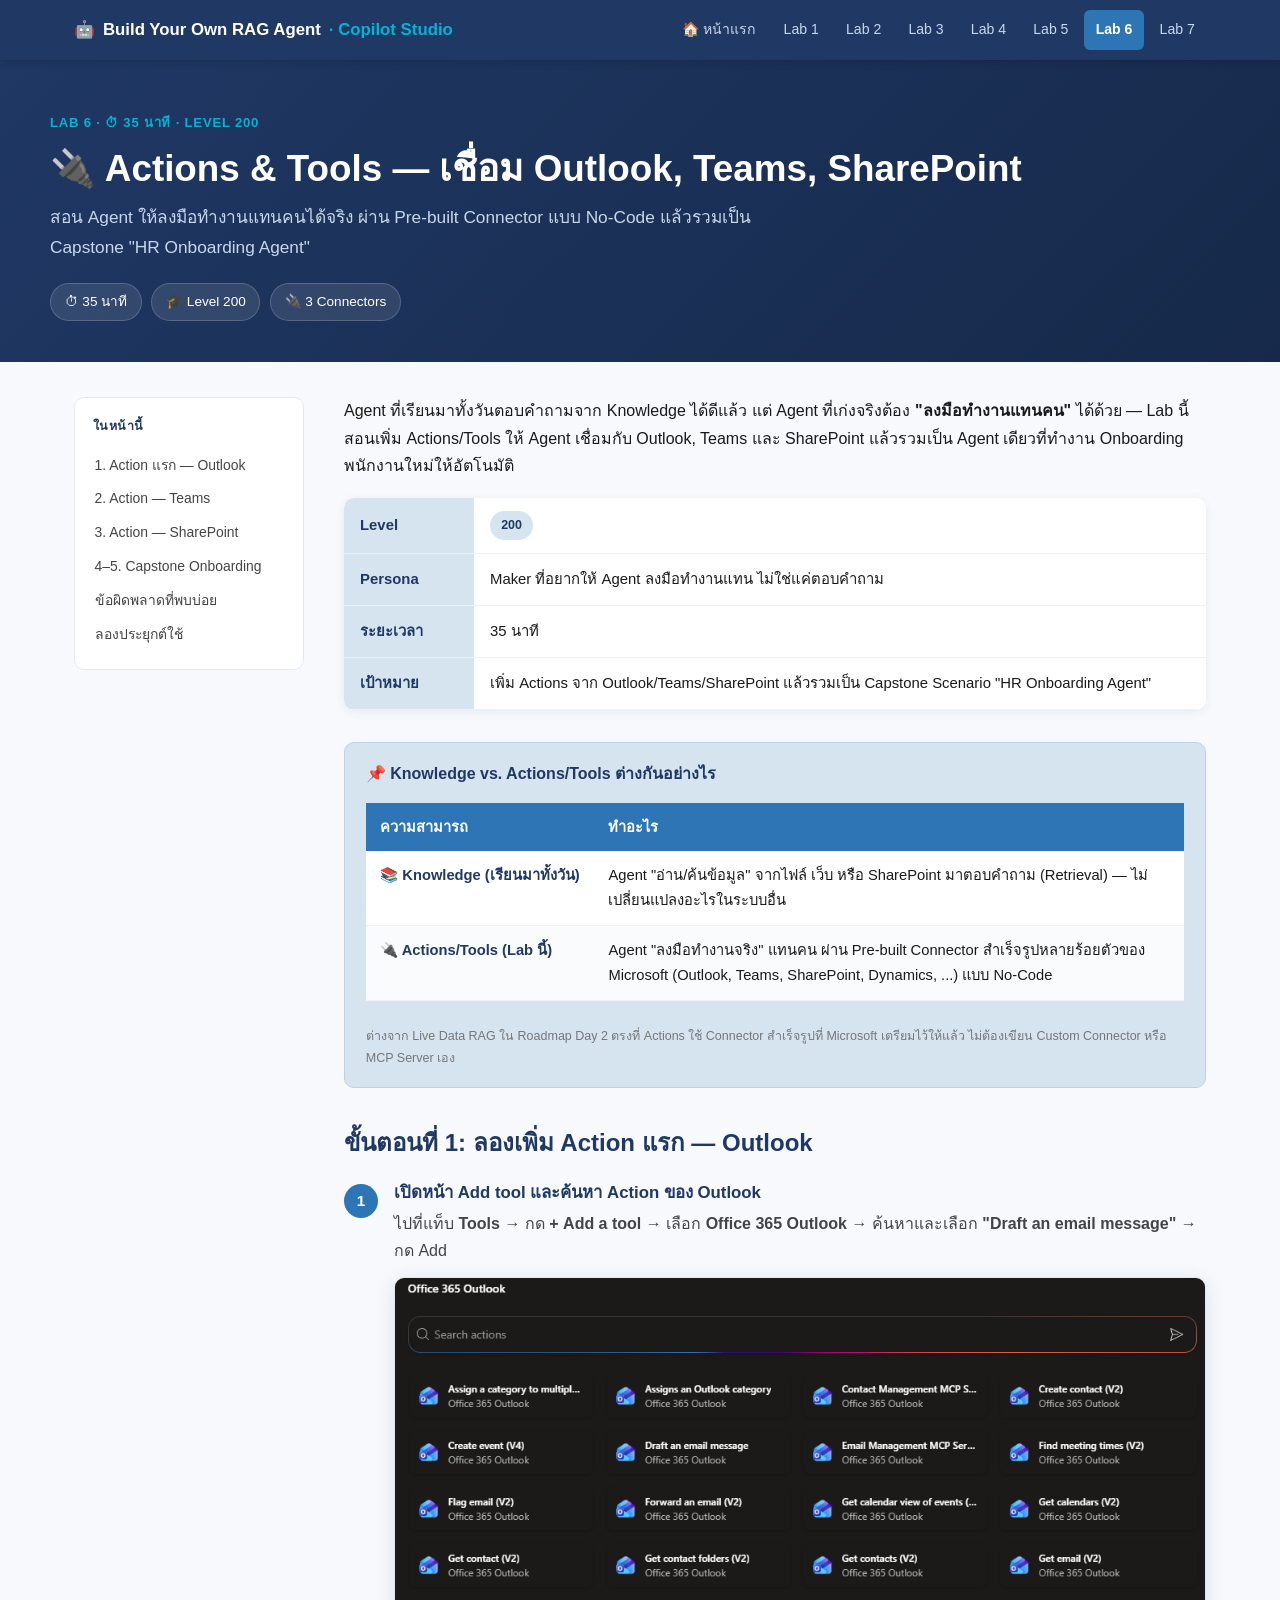
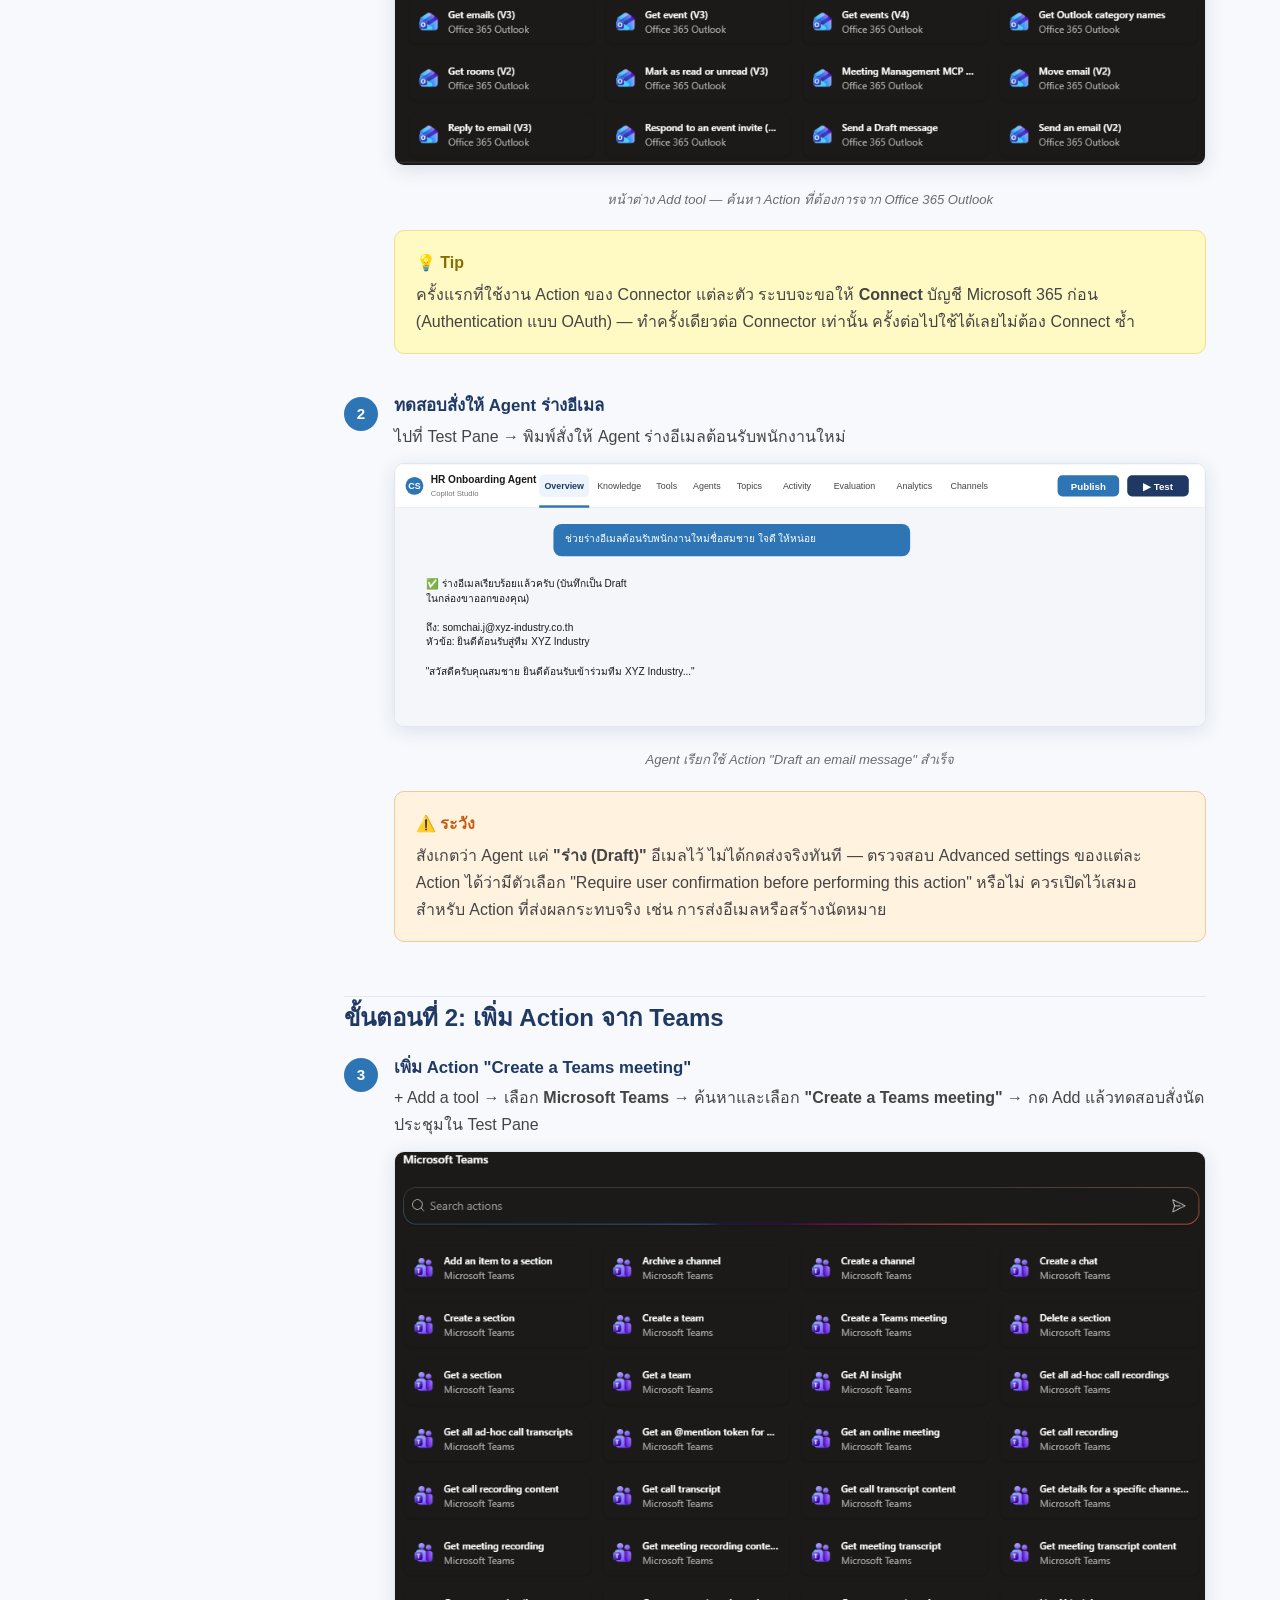
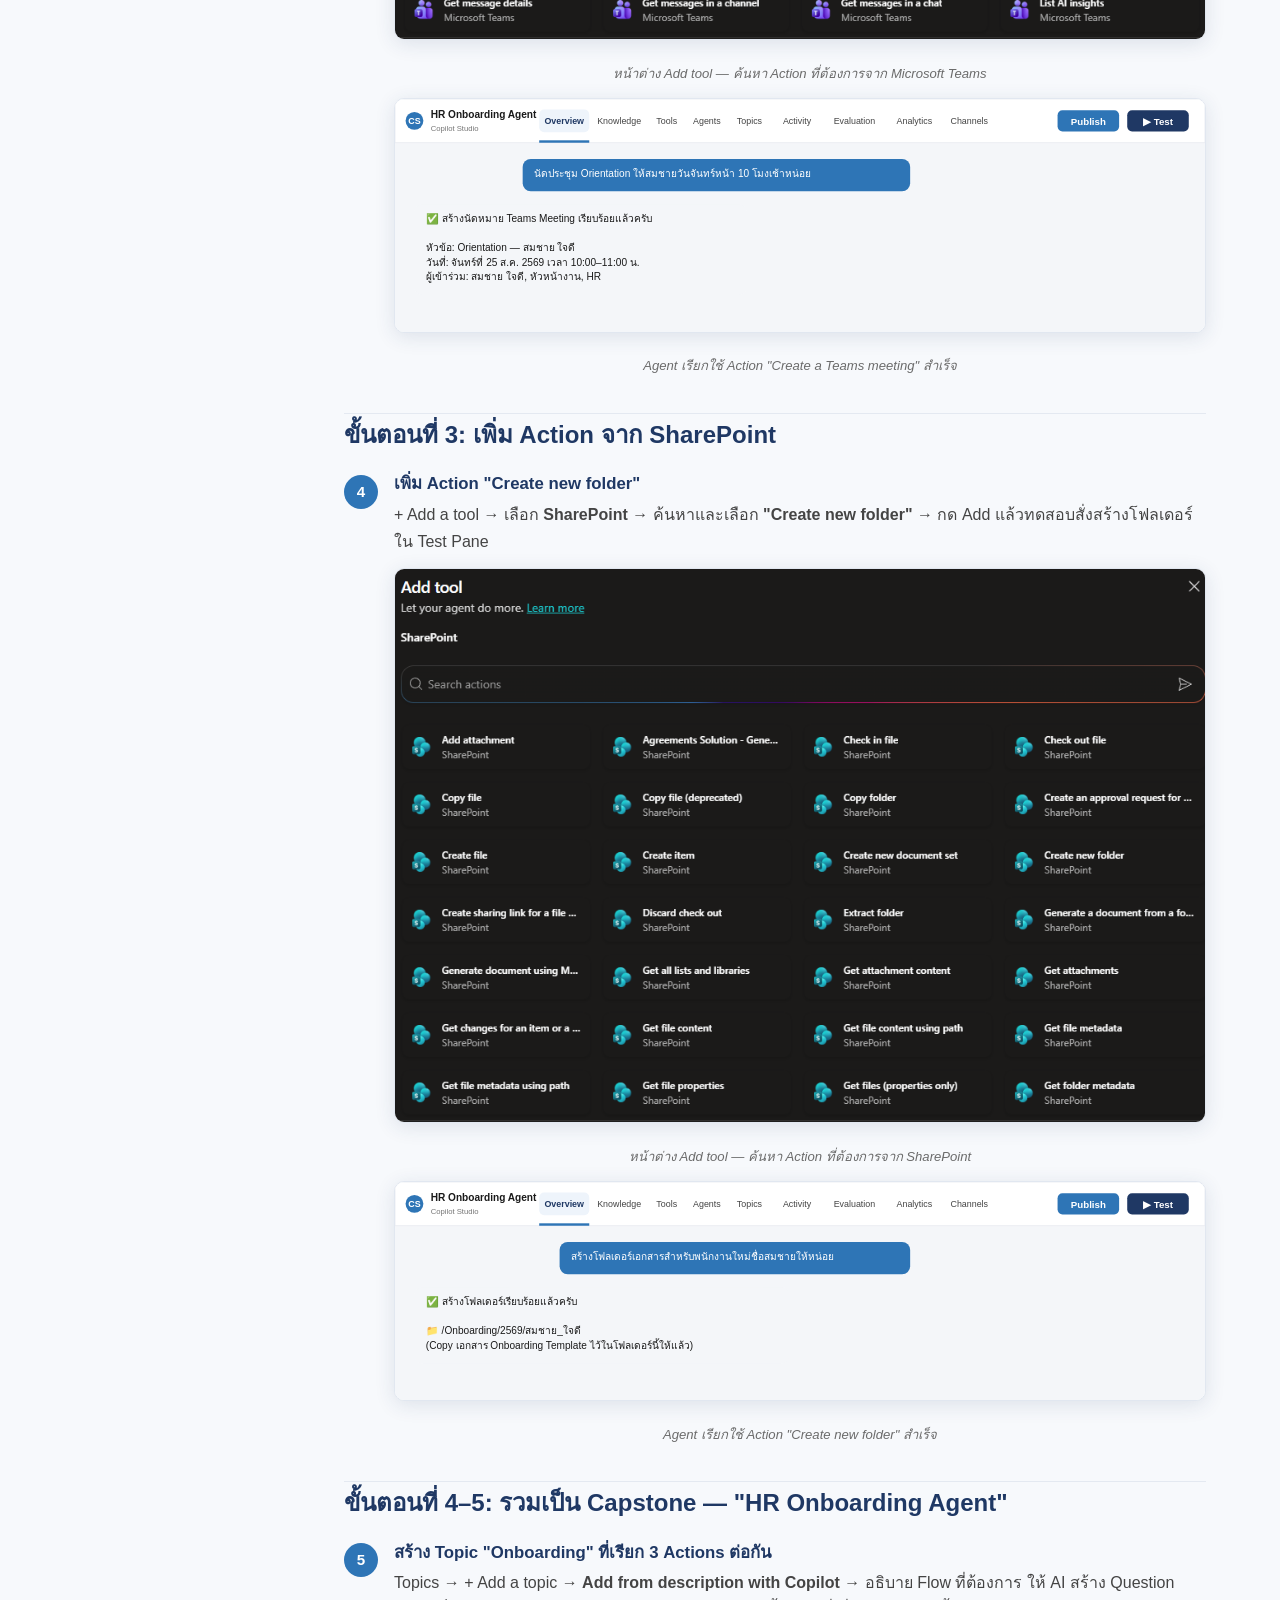
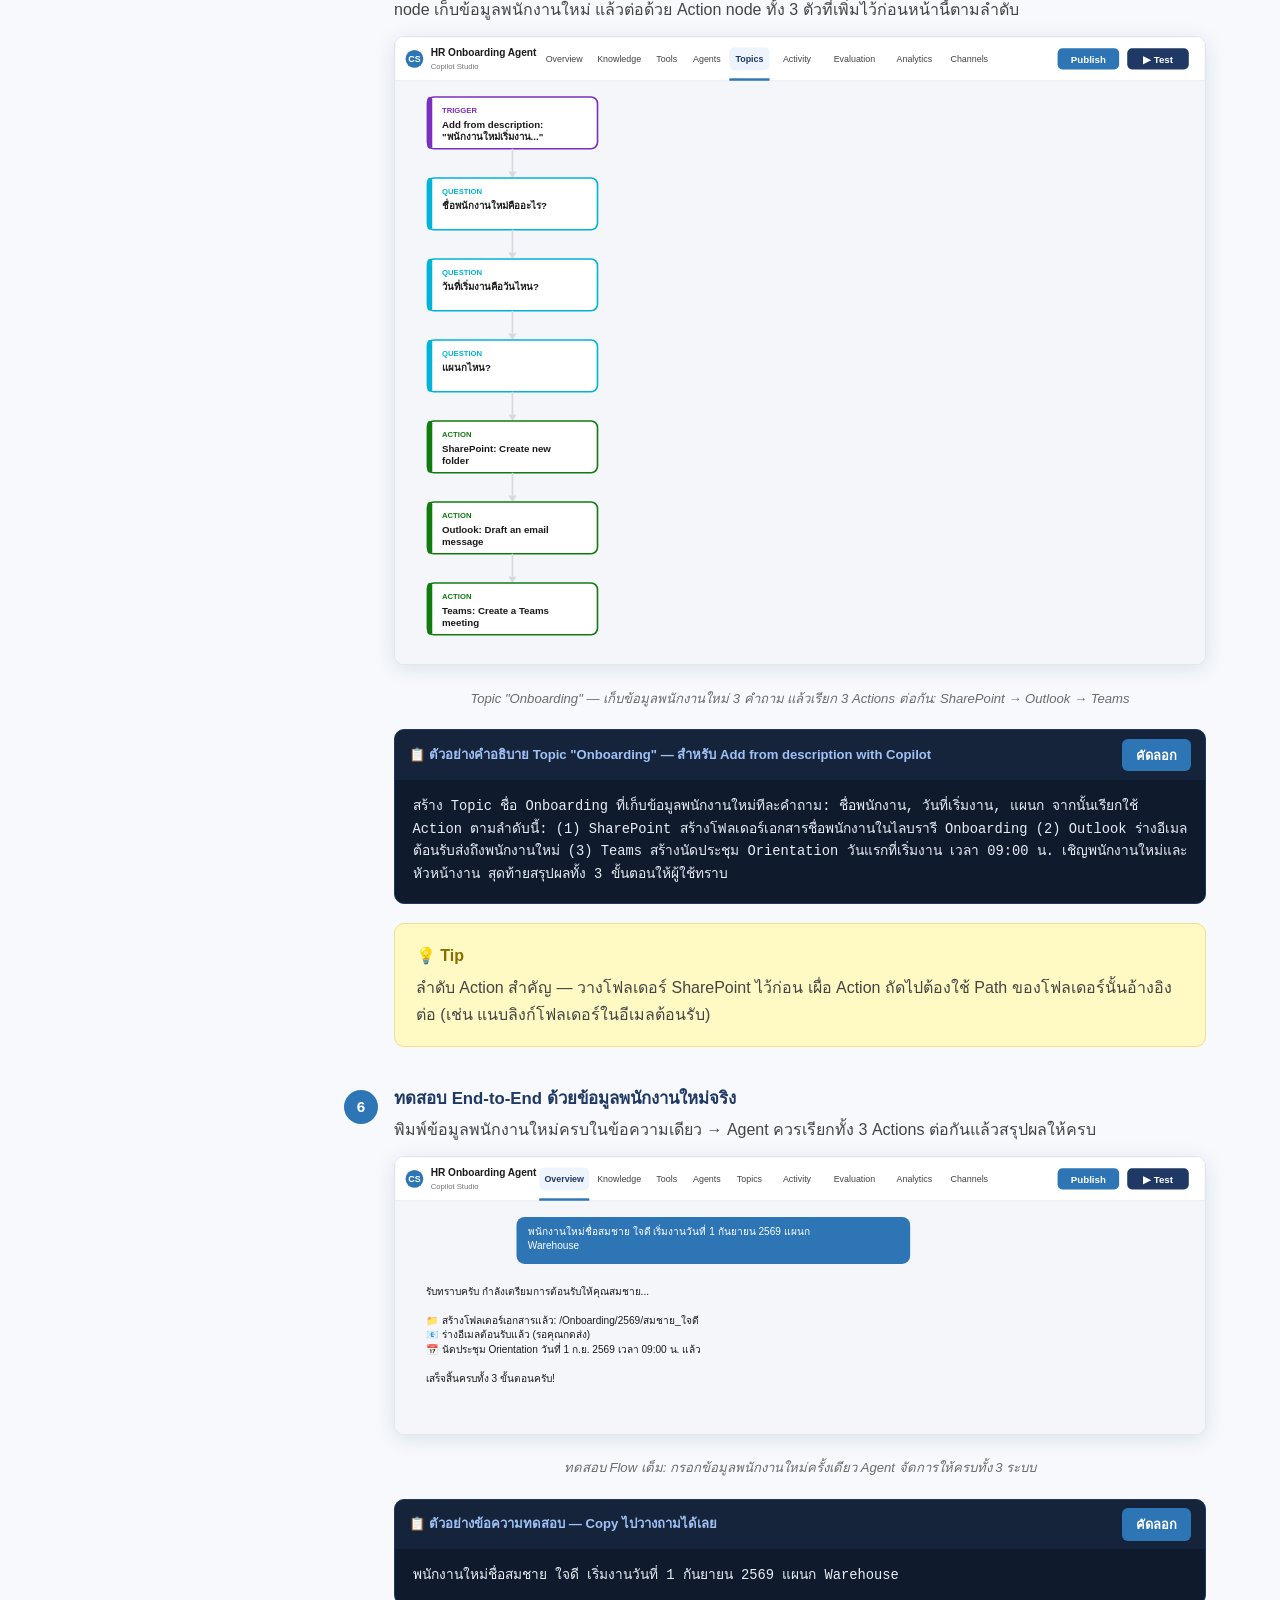
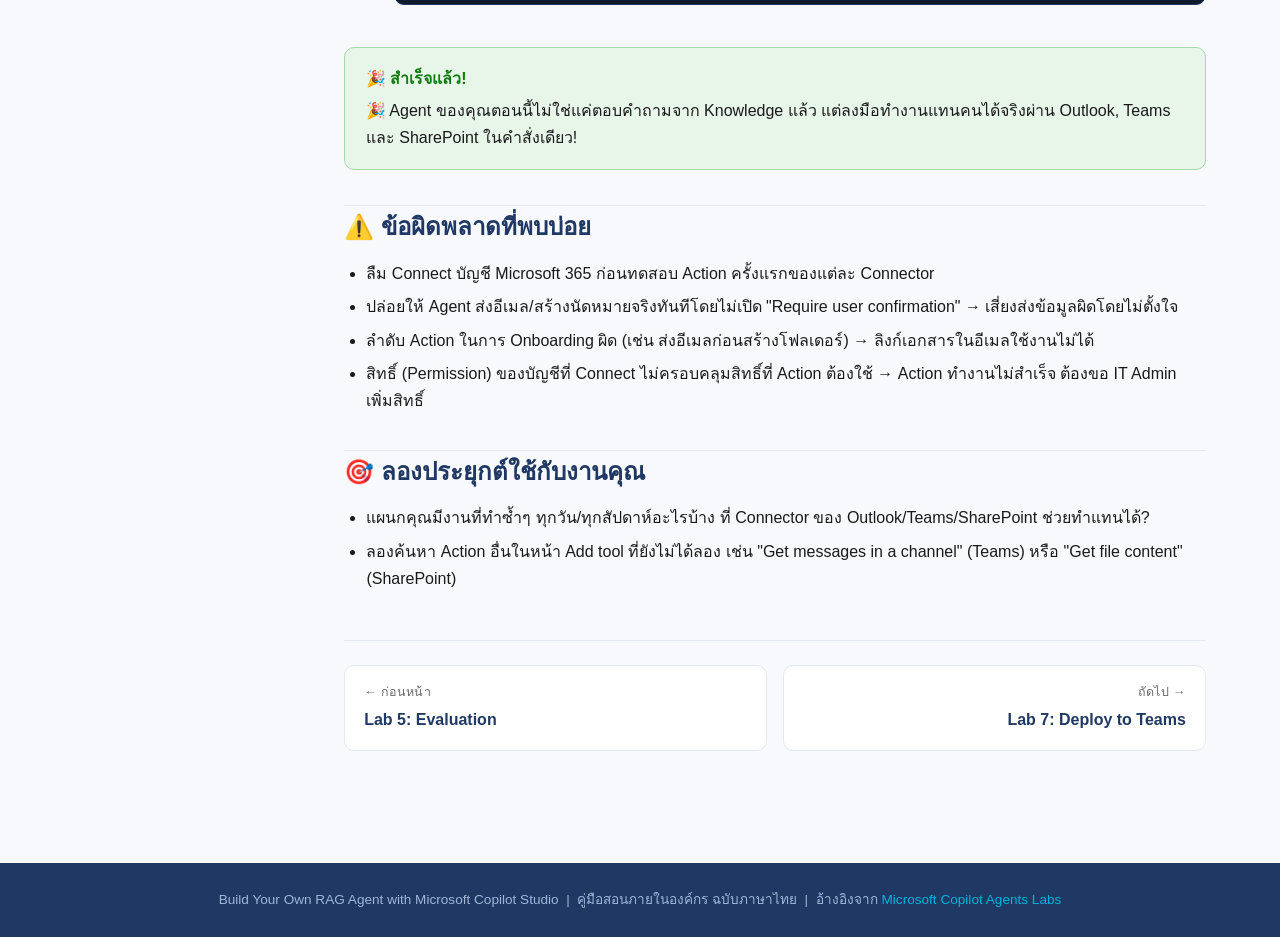
<file: website/lab6.html>
<!DOCTYPE html>
<html lang="th">
<head>
<meta charset="UTF-8">
<meta name="viewport" content="width=device-width, initial-scale=1.0">
<title>Lab 6: Actions & Tools — RAG Course</title>
<link rel="stylesheet" href="assets/style.css">
</head>
<body>
<nav class="topnav"><div class="topnav-inner">
  <div class="topnav-brand"><span>🤖</span> Build Your Own RAG Agent<span class="dot"> · Copilot Studio</span></div>
  <div class="topnav-links"><a href="index.html">🏠 หน้าแรก</a><a href="lab1.html">Lab 1</a><a href="lab2.html">Lab 2</a><a href="lab3.html">Lab 3</a><a href="lab4.html">Lab 4</a><a href="lab5.html">Lab 5</a><a href="lab6.html" class="active">Lab 6</a><a href="lab7.html">Lab 7</a></div>
</div></nav>
<header class="hero"><div class="hero-inner">
    <span class="hero-eyebrow">LAB 6 · ⏱ 35 นาที · Level 200</span>
    <h1>🔌 Actions & Tools — เชื่อม Outlook, Teams, SharePoint</h1>
    <p class="lead">สอน Agent ให้ลงมือทำงานแทนคนได้จริง ผ่าน Pre-built Connector แบบ No-Code แล้วรวมเป็น Capstone "HR Onboarding Agent"</p>
    <div class="hero-meta"><span class="hero-pill">⏱ 35 นาที</span><span class="hero-pill">🎓 Level 200</span><span class="hero-pill">🔌 3 Connectors</span></div>
  </div></header>
<div class="page-wrap"><nav class="toc"><div class="toc-title">ในหน้านี้</div>
    <a href="#step1">1. Action แรก — Outlook</a><a href="#step3">2. Action — Teams</a><a href="#step4">3. Action — SharePoint</a><a href="#step5">4–5. Capstone Onboarding</a><a href="#mistakes">ข้อผิดพลาดที่พบบ่อย</a><a href="#challenge">ลองประยุกต์ใช้</a>
  </nav><div class="content">
    <p>Agent ที่เรียนมาทั้งวันตอบคำถามจาก Knowledge ได้ดีแล้ว แต่ Agent ที่เก่งจริงต้อง <strong>"ลงมือทำงานแทนคน"</strong> ได้ด้วย — Lab นี้สอนเพิ่ม Actions/Tools ให้ Agent เชื่อมกับ Outlook, Teams และ SharePoint แล้วรวมเป็น Agent เดียวที่ทำงาน Onboarding พนักงานใหม่ให้อัตโนมัติ</p>

    <table class="meta-table"><tbody>
    <tr><th>Level</th><td><span class="badge badge-blue">200</span></td></tr><tr><th>Persona</th><td>Maker ที่อยากให้ Agent ลงมือทำงานแทน ไม่ใช่แค่ตอบคำถาม</td></tr><tr><th>ระยะเวลา</th><td>35 นาที</td></tr><tr><th>เป้าหมาย</th><td>เพิ่ม Actions จาก Outlook/Teams/SharePoint แล้วรวมเป็น Capstone Scenario "HR Onboarding Agent"</td></tr>
  </tbody></table>

    <div class="box box-note">
    <div class="box-title">📌 Knowledge vs. Actions/Tools ต่างกันอย่างไร</div>
    
      <table class="concept-table">
    <thead><tr><th>ความสามารถ</th><th>ทำอะไร</th></tr></thead>
    <tbody><tr><td class="term">📚 Knowledge (เรียนมาทั้งวัน)</td><td>Agent "อ่าน/ค้นข้อมูล" จากไฟล์ เว็บ หรือ SharePoint มาตอบคำถาม (Retrieval) — ไม่เปลี่ยนแปลงอะไรในระบบอื่น</td></tr><tr><td class="term">🔌 Actions/Tools (Lab นี้)</td><td>Agent "ลงมือทำงานจริง" แทนคน ผ่าน Pre-built Connector สำเร็จรูปหลายร้อยตัวของ Microsoft (Outlook, Teams, SharePoint, Dynamics, ...) แบบ No-Code</td></tr></tbody>
  </table>
      <p style="margin-top:10px;font-size:12.5px;color:#767676">ต่างจาก Live Data RAG ใน Roadmap Day 2 ตรงที่ Actions ใช้ Connector สำเร็จรูปที่ Microsoft เตรียมไว้ให้แล้ว ไม่ต้องเขียน Custom Connector หรือ MCP Server เอง</p>
    
  </div>

    <h2 id="step1">ขั้นตอนที่ 1: ลองเพิ่ม Action แรก — Outlook</h2>
    <div class="step">
    <div class="step-num">1</div>
    <div class="step-body"><h4>เปิดหน้า Add tool และค้นหา Action ของ Outlook</h4>
      <p>ไปที่แท็บ <strong>Tools</strong> → กด <strong>+ Add a tool</strong> → เลือก <strong>Office 365 Outlook</strong> → ค้นหาและเลือก <strong>"Draft an email message"</strong> → กด Add</p>
      <div class="mockup"><img src="assets/copilot_tool3.png" style="width:100%;display:block" alt="หน้าต่าง Add tool ค้นหา Action ของ Office 365 Outlook"></div><div class="mockup-caption">หน้าต่าง Add tool — ค้นหา Action ที่ต้องการจาก Office 365 Outlook</div>
      <div class="box box-tip">
    <div class="box-title">💡 Tip</div>
    <p>ครั้งแรกที่ใช้งาน Action ของ Connector แต่ละตัว ระบบจะขอให้ <strong>Connect</strong> บัญชี Microsoft 365 ก่อน (Authentication แบบ OAuth) — ทำครั้งเดียวต่อ Connector เท่านั้น ครั้งต่อไปใช้ได้เลยไม่ต้อง Connect ซ้ำ</p>
  </div>
    </div>
  </div>
    <div class="step">
    <div class="step-num">2</div>
    <div class="step-body"><h4>ทดสอบสั่งให้ Agent ร่างอีเมล</h4>
      <p>ไปที่ Test Pane → พิมพ์สั่งให้ Agent ร่างอีเมลต้อนรับพนักงานใหม่</p>
      <div class="mockup"><svg viewBox="0 0 1000 324" xmlns="http://www.w3.org/2000/svg" font-family="Segoe UI, Tahoma, sans-serif">
    <rect width="1000" height="324" fill="#F4F6F9"/>
    <rect width="1000" height="54" fill="#FFFFFF"/>
    <rect width="1000" height="54" fill="none" stroke="#E8EBF0" stroke-width="1"/>
    <circle cx="24" cy="27" r="11" fill="#2E75B6"/>
    <text x="24" y="31" font-size="11" fill="#FFFFFF" text-anchor="middle" font-weight="700">CS</text>
    <text x="44" y="24" font-family="Segoe UI, Tahoma, sans-serif" font-size="12.5" font-weight="700" fill="#1A1A1A" text-anchor="start" style="">HR Onboarding Agent</text>
    <text x="44" y="39" font-family="Segoe UI, Tahoma, sans-serif" font-size="9.5" font-weight="400" fill="#767676" text-anchor="start" style="">Copilot Studio</text>
    <g><rect x="178" y="13" width="61.8" height="28" rx="6" ry="6" fill="#EEF4FB" stroke="none" stroke-width="1"/>
      <text x="208.9" y="31" font-family="Segoe UI, Tahoma, sans-serif" font-size="11" font-weight="700" fill="#1F3864" text-anchor="middle" style="">Overview</text>
      <rect x="178" y="51" width="61.8" height="3" fill="#2E75B6"/>
    </g><g>
      <text x="276.75" y="31" font-family="Segoe UI, Tahoma, sans-serif" font-size="11" font-weight="400" fill="#444444" text-anchor="middle" style="">Knowledge</text>
      
    </g><g>
      <text x="335.45000000000005" y="31" font-family="Segoe UI, Tahoma, sans-serif" font-size="11" font-weight="400" fill="#444444" text-anchor="middle" style="">Tools</text>
      
    </g><g>
      <text x="385.00000000000006" y="31" font-family="Segoe UI, Tahoma, sans-serif" font-size="11" font-weight="400" fill="#444444" text-anchor="middle" style="">Agents</text>
      
    </g><g>
      <text x="437.6000000000001" y="31" font-family="Segoe UI, Tahoma, sans-serif" font-size="11" font-weight="400" fill="#444444" text-anchor="middle" style="">Topics</text>
      
    </g><g>
      <text x="496.30000000000007" y="31" font-family="Segoe UI, Tahoma, sans-serif" font-size="11" font-weight="400" fill="#444444" text-anchor="middle" style="">Activity</text>
      
    </g><g>
      <text x="567.2" y="31" font-family="Segoe UI, Tahoma, sans-serif" font-size="11" font-weight="400" fill="#444444" text-anchor="middle" style="">Evaluation</text>
      
    </g><g>
      <text x="641.1500000000001" y="31" font-family="Segoe UI, Tahoma, sans-serif" font-size="11" font-weight="400" fill="#444444" text-anchor="middle" style="">Analytics</text>
      
    </g><g>
      <text x="709" y="31" font-family="Segoe UI, Tahoma, sans-serif" font-size="11" font-weight="400" fill="#444444" text-anchor="middle" style="">Channels</text>
      
    </g>
    <g><rect x="818" y="14" width="76" height="26" rx="6" ry="6" fill="#2E75B6" stroke="none" stroke-width="1.3"/><text x="856" y="31.5" font-family="Segoe UI, Tahoma, sans-serif" font-size="12" font-weight="600" fill="#FFFFFF" text-anchor="middle" style="">Publish</text></g>
    <g><rect x="904" y="14" width="76" height="26" rx="6" ry="6" fill="#1F3864" stroke="none" stroke-width="1.3"/><text x="942" y="31.5" font-family="Segoe UI, Tahoma, sans-serif" font-size="12" font-weight="600" fill="#FFFFFF" text-anchor="middle" style="">▶ Test</text></g>
    <g transform="translate(0, 54)"><rect x="195.60000000000002" y="20" width="440.4" height="40" rx="10" ry="10" fill="#2E75B6" stroke="none" stroke-width="1"/><text x="209.60000000000002" y="42" font-family="Segoe UI, Tahoma, sans-serif" font-size="12.5" font-weight="400" fill="#FFFFFF" text-anchor="start" style="">ช่วยร่างอีเมลต้อนรับพนักงานใหม่ชื่อสมชาย ใจดี ให้หน่อย</text><rect x="24" y="76" width="486" height="148" rx="10" ry="10" fill="#F4F6F9" stroke="none" stroke-width="1"/><text x="38" y="98" font-family="Segoe UI, Tahoma, sans-serif" font-size="12.5" font-weight="400" fill="#1A1A1A" text-anchor="start" style="">✅ ร่างอีเมลเรียบร้อยแล้วครับ (บันทึกเป็น Draft</text><text x="38" y="116" font-family="Segoe UI, Tahoma, sans-serif" font-size="12.5" font-weight="400" fill="#1A1A1A" text-anchor="start" style="">ในกล่องขาออกของคุณ)</text><text x="38" y="134" font-family="Segoe UI, Tahoma, sans-serif" font-size="12.5" font-weight="400" fill="#1A1A1A" text-anchor="start" style=""></text><text x="38" y="152" font-family="Segoe UI, Tahoma, sans-serif" font-size="12.5" font-weight="400" fill="#1A1A1A" text-anchor="start" style="">ถึง: somchai.j@xyz-industry.co.th</text><text x="38" y="170" font-family="Segoe UI, Tahoma, sans-serif" font-size="12.5" font-weight="400" fill="#1A1A1A" text-anchor="start" style="">หัวข้อ: ยินดีต้อนรับสู่ทีม XYZ Industry</text><text x="38" y="188" font-family="Segoe UI, Tahoma, sans-serif" font-size="12.5" font-weight="400" fill="#1A1A1A" text-anchor="start" style=""></text><text x="38" y="206" font-family="Segoe UI, Tahoma, sans-serif" font-size="12.5" font-weight="400" fill="#1A1A1A" text-anchor="start" style="">"สวัสดีครับคุณสมชาย ยินดีต้อนรับเข้าร่วมทีม XYZ Industry..."</text></g>
  </svg></div><div class="mockup-caption">Agent เรียกใช้ Action "Draft an email message" สำเร็จ</div>
      <div class="box box-warn">
    <div class="box-title">⚠️ ระวัง</div>
    <p>สังเกตว่า Agent แค่ <strong>"ร่าง (Draft)"</strong> อีเมลไว้ ไม่ได้กดส่งจริงทันที — ตรวจสอบ Advanced settings ของแต่ละ Action ได้ว่ามีตัวเลือก "Require user confirmation before performing this action" หรือไม่ ควรเปิดไว้เสมอสำหรับ Action ที่ส่งผลกระทบจริง เช่น การส่งอีเมลหรือสร้างนัดหมาย</p>
  </div>
    </div>
  </div>

    <h2 id="step3">ขั้นตอนที่ 2: เพิ่ม Action จาก Teams</h2>
    <div class="step">
    <div class="step-num">3</div>
    <div class="step-body"><h4>เพิ่ม Action "Create a Teams meeting"</h4>
      <p>+ Add a tool → เลือก <strong>Microsoft Teams</strong> → ค้นหาและเลือก <strong>"Create a Teams meeting"</strong> → กด Add แล้วทดสอบสั่งนัดประชุมใน Test Pane</p>
      <div class="mockup"><img src="assets/copilot_tool2.png" style="width:100%;display:block" alt="หน้าต่าง Add tool ค้นหา Action ของ Microsoft Teams"></div><div class="mockup-caption">หน้าต่าง Add tool — ค้นหา Action ที่ต้องการจาก Microsoft Teams</div>
      <div class="mockup"><svg viewBox="0 0 1000 288" xmlns="http://www.w3.org/2000/svg" font-family="Segoe UI, Tahoma, sans-serif">
    <rect width="1000" height="288" fill="#F4F6F9"/>
    <rect width="1000" height="54" fill="#FFFFFF"/>
    <rect width="1000" height="54" fill="none" stroke="#E8EBF0" stroke-width="1"/>
    <circle cx="24" cy="27" r="11" fill="#2E75B6"/>
    <text x="24" y="31" font-size="11" fill="#FFFFFF" text-anchor="middle" font-weight="700">CS</text>
    <text x="44" y="24" font-family="Segoe UI, Tahoma, sans-serif" font-size="12.5" font-weight="700" fill="#1A1A1A" text-anchor="start" style="">HR Onboarding Agent</text>
    <text x="44" y="39" font-family="Segoe UI, Tahoma, sans-serif" font-size="9.5" font-weight="400" fill="#767676" text-anchor="start" style="">Copilot Studio</text>
    <g><rect x="178" y="13" width="61.8" height="28" rx="6" ry="6" fill="#EEF4FB" stroke="none" stroke-width="1"/>
      <text x="208.9" y="31" font-family="Segoe UI, Tahoma, sans-serif" font-size="11" font-weight="700" fill="#1F3864" text-anchor="middle" style="">Overview</text>
      <rect x="178" y="51" width="61.8" height="3" fill="#2E75B6"/>
    </g><g>
      <text x="276.75" y="31" font-family="Segoe UI, Tahoma, sans-serif" font-size="11" font-weight="400" fill="#444444" text-anchor="middle" style="">Knowledge</text>
      
    </g><g>
      <text x="335.45000000000005" y="31" font-family="Segoe UI, Tahoma, sans-serif" font-size="11" font-weight="400" fill="#444444" text-anchor="middle" style="">Tools</text>
      
    </g><g>
      <text x="385.00000000000006" y="31" font-family="Segoe UI, Tahoma, sans-serif" font-size="11" font-weight="400" fill="#444444" text-anchor="middle" style="">Agents</text>
      
    </g><g>
      <text x="437.6000000000001" y="31" font-family="Segoe UI, Tahoma, sans-serif" font-size="11" font-weight="400" fill="#444444" text-anchor="middle" style="">Topics</text>
      
    </g><g>
      <text x="496.30000000000007" y="31" font-family="Segoe UI, Tahoma, sans-serif" font-size="11" font-weight="400" fill="#444444" text-anchor="middle" style="">Activity</text>
      
    </g><g>
      <text x="567.2" y="31" font-family="Segoe UI, Tahoma, sans-serif" font-size="11" font-weight="400" fill="#444444" text-anchor="middle" style="">Evaluation</text>
      
    </g><g>
      <text x="641.1500000000001" y="31" font-family="Segoe UI, Tahoma, sans-serif" font-size="11" font-weight="400" fill="#444444" text-anchor="middle" style="">Analytics</text>
      
    </g><g>
      <text x="709" y="31" font-family="Segoe UI, Tahoma, sans-serif" font-size="11" font-weight="400" fill="#444444" text-anchor="middle" style="">Channels</text>
      
    </g>
    <g><rect x="818" y="14" width="76" height="26" rx="6" ry="6" fill="#2E75B6" stroke="none" stroke-width="1.3"/><text x="856" y="31.5" font-family="Segoe UI, Tahoma, sans-serif" font-size="12" font-weight="600" fill="#FFFFFF" text-anchor="middle" style="">Publish</text></g>
    <g><rect x="904" y="14" width="76" height="26" rx="6" ry="6" fill="#1F3864" stroke="none" stroke-width="1.3"/><text x="942" y="31.5" font-family="Segoe UI, Tahoma, sans-serif" font-size="12" font-weight="600" fill="#FFFFFF" text-anchor="middle" style="">▶ Test</text></g>
    <g transform="translate(0, 54)"><rect x="157.60000000000002" y="20" width="478.4" height="40" rx="10" ry="10" fill="#2E75B6" stroke="none" stroke-width="1"/><text x="171.60000000000002" y="42" font-family="Segoe UI, Tahoma, sans-serif" font-size="12.5" font-weight="400" fill="#FFFFFF" text-anchor="start" style="">นัดประชุม Orientation ให้สมชายวันจันทร์หน้า 10 โมงเช้าหน่อย</text><rect x="24" y="76" width="410" height="112" rx="10" ry="10" fill="#F4F6F9" stroke="none" stroke-width="1"/><text x="38" y="98" font-family="Segoe UI, Tahoma, sans-serif" font-size="12.5" font-weight="400" fill="#1A1A1A" text-anchor="start" style="">✅ สร้างนัดหมาย Teams Meeting เรียบร้อยแล้วครับ</text><text x="38" y="116" font-family="Segoe UI, Tahoma, sans-serif" font-size="12.5" font-weight="400" fill="#1A1A1A" text-anchor="start" style=""></text><text x="38" y="134" font-family="Segoe UI, Tahoma, sans-serif" font-size="12.5" font-weight="400" fill="#1A1A1A" text-anchor="start" style="">หัวข้อ: Orientation — สมชาย ใจดี</text><text x="38" y="152" font-family="Segoe UI, Tahoma, sans-serif" font-size="12.5" font-weight="400" fill="#1A1A1A" text-anchor="start" style="">วันที่: จันทร์ที่ 25 ส.ค. 2569 เวลา 10:00–11:00 น.</text><text x="38" y="170" font-family="Segoe UI, Tahoma, sans-serif" font-size="12.5" font-weight="400" fill="#1A1A1A" text-anchor="start" style="">ผู้เข้าร่วม: สมชาย ใจดี, หัวหน้างาน, HR</text></g>
  </svg></div><div class="mockup-caption">Agent เรียกใช้ Action "Create a Teams meeting" สำเร็จ</div>
    </div>
  </div>

    <h2 id="step4">ขั้นตอนที่ 3: เพิ่ม Action จาก SharePoint</h2>
    <div class="step">
    <div class="step-num">4</div>
    <div class="step-body"><h4>เพิ่ม Action "Create new folder"</h4>
      <p>+ Add a tool → เลือก <strong>SharePoint</strong> → ค้นหาและเลือก <strong>"Create new folder"</strong> → กด Add แล้วทดสอบสั่งสร้างโฟลเดอร์ใน Test Pane</p>
      <div class="mockup"><img src="assets/copilot_tool1.png" style="width:100%;display:block" alt="หน้าต่าง Add tool ค้นหา Action ของ SharePoint"></div><div class="mockup-caption">หน้าต่าง Add tool — ค้นหา Action ที่ต้องการจาก SharePoint</div>
      <div class="mockup"><svg viewBox="0 0 1000 270" xmlns="http://www.w3.org/2000/svg" font-family="Segoe UI, Tahoma, sans-serif">
    <rect width="1000" height="270" fill="#F4F6F9"/>
    <rect width="1000" height="54" fill="#FFFFFF"/>
    <rect width="1000" height="54" fill="none" stroke="#E8EBF0" stroke-width="1"/>
    <circle cx="24" cy="27" r="11" fill="#2E75B6"/>
    <text x="24" y="31" font-size="11" fill="#FFFFFF" text-anchor="middle" font-weight="700">CS</text>
    <text x="44" y="24" font-family="Segoe UI, Tahoma, sans-serif" font-size="12.5" font-weight="700" fill="#1A1A1A" text-anchor="start" style="">HR Onboarding Agent</text>
    <text x="44" y="39" font-family="Segoe UI, Tahoma, sans-serif" font-size="9.5" font-weight="400" fill="#767676" text-anchor="start" style="">Copilot Studio</text>
    <g><rect x="178" y="13" width="61.8" height="28" rx="6" ry="6" fill="#EEF4FB" stroke="none" stroke-width="1"/>
      <text x="208.9" y="31" font-family="Segoe UI, Tahoma, sans-serif" font-size="11" font-weight="700" fill="#1F3864" text-anchor="middle" style="">Overview</text>
      <rect x="178" y="51" width="61.8" height="3" fill="#2E75B6"/>
    </g><g>
      <text x="276.75" y="31" font-family="Segoe UI, Tahoma, sans-serif" font-size="11" font-weight="400" fill="#444444" text-anchor="middle" style="">Knowledge</text>
      
    </g><g>
      <text x="335.45000000000005" y="31" font-family="Segoe UI, Tahoma, sans-serif" font-size="11" font-weight="400" fill="#444444" text-anchor="middle" style="">Tools</text>
      
    </g><g>
      <text x="385.00000000000006" y="31" font-family="Segoe UI, Tahoma, sans-serif" font-size="11" font-weight="400" fill="#444444" text-anchor="middle" style="">Agents</text>
      
    </g><g>
      <text x="437.6000000000001" y="31" font-family="Segoe UI, Tahoma, sans-serif" font-size="11" font-weight="400" fill="#444444" text-anchor="middle" style="">Topics</text>
      
    </g><g>
      <text x="496.30000000000007" y="31" font-family="Segoe UI, Tahoma, sans-serif" font-size="11" font-weight="400" fill="#444444" text-anchor="middle" style="">Activity</text>
      
    </g><g>
      <text x="567.2" y="31" font-family="Segoe UI, Tahoma, sans-serif" font-size="11" font-weight="400" fill="#444444" text-anchor="middle" style="">Evaluation</text>
      
    </g><g>
      <text x="641.1500000000001" y="31" font-family="Segoe UI, Tahoma, sans-serif" font-size="11" font-weight="400" fill="#444444" text-anchor="middle" style="">Analytics</text>
      
    </g><g>
      <text x="709" y="31" font-family="Segoe UI, Tahoma, sans-serif" font-size="11" font-weight="400" fill="#444444" text-anchor="middle" style="">Channels</text>
      
    </g>
    <g><rect x="818" y="14" width="76" height="26" rx="6" ry="6" fill="#2E75B6" stroke="none" stroke-width="1.3"/><text x="856" y="31.5" font-family="Segoe UI, Tahoma, sans-serif" font-size="12" font-weight="600" fill="#FFFFFF" text-anchor="middle" style="">Publish</text></g>
    <g><rect x="904" y="14" width="76" height="26" rx="6" ry="6" fill="#1F3864" stroke="none" stroke-width="1.3"/><text x="942" y="31.5" font-family="Segoe UI, Tahoma, sans-serif" font-size="12" font-weight="600" fill="#FFFFFF" text-anchor="middle" style="">▶ Test</text></g>
    <g transform="translate(0, 54)"><rect x="203.20000000000005" y="20" width="432.79999999999995" height="40" rx="10" ry="10" fill="#2E75B6" stroke="none" stroke-width="1"/><text x="217.20000000000005" y="42" font-family="Segoe UI, Tahoma, sans-serif" font-size="12.5" font-weight="400" fill="#FFFFFF" text-anchor="start" style="">สร้างโฟลเดอร์เอกสารสำหรับพนักงานใหม่ชื่อสมชายให้หน่อย</text><rect x="24" y="76" width="463.2" height="94" rx="10" ry="10" fill="#F4F6F9" stroke="none" stroke-width="1"/><text x="38" y="98" font-family="Segoe UI, Tahoma, sans-serif" font-size="12.5" font-weight="400" fill="#1A1A1A" text-anchor="start" style="">✅ สร้างโฟลเดอร์เรียบร้อยแล้วครับ</text><text x="38" y="116" font-family="Segoe UI, Tahoma, sans-serif" font-size="12.5" font-weight="400" fill="#1A1A1A" text-anchor="start" style=""></text><text x="38" y="134" font-family="Segoe UI, Tahoma, sans-serif" font-size="12.5" font-weight="400" fill="#1A1A1A" text-anchor="start" style="">📁 /Onboarding/2569/สมชาย_ใจดี</text><text x="38" y="152" font-family="Segoe UI, Tahoma, sans-serif" font-size="12.5" font-weight="400" fill="#1A1A1A" text-anchor="start" style="">(Copy เอกสาร Onboarding Template ไว้ในโฟลเดอร์นี้ให้แล้ว)</text></g>
  </svg></div><div class="mockup-caption">Agent เรียกใช้ Action "Create new folder" สำเร็จ</div>
    </div>
  </div>

    <h2 id="step5">ขั้นตอนที่ 4–5: รวมเป็น Capstone — "HR Onboarding Agent"</h2>
    <div class="step">
    <div class="step-num">5</div>
    <div class="step-body"><h4>สร้าง Topic "Onboarding" ที่เรียก 3 Actions ต่อกัน</h4>
      <p>Topics → + Add a topic → <strong>Add from description with Copilot</strong> → อธิบาย Flow ที่ต้องการ ให้ AI สร้าง Question node เก็บข้อมูลพนักงานใหม่ แล้วต่อด้วย Action node ทั้ง 3 ตัวที่เพิ่มไว้ก่อนหน้านี้ตามลำดับ</p>
      <div class="mockup"><svg viewBox="0 0 1000 774" xmlns="http://www.w3.org/2000/svg" font-family="Segoe UI, Tahoma, sans-serif">
    <rect width="1000" height="774" fill="#F4F6F9"/>
    <rect width="1000" height="54" fill="#FFFFFF"/>
    <rect width="1000" height="54" fill="none" stroke="#E8EBF0" stroke-width="1"/>
    <circle cx="24" cy="27" r="11" fill="#2E75B6"/>
    <text x="24" y="31" font-size="11" fill="#FFFFFF" text-anchor="middle" font-weight="700">CS</text>
    <text x="44" y="24" font-family="Segoe UI, Tahoma, sans-serif" font-size="12.5" font-weight="700" fill="#1A1A1A" text-anchor="start" style="">HR Onboarding Agent</text>
    <text x="44" y="39" font-family="Segoe UI, Tahoma, sans-serif" font-size="9.5" font-weight="400" fill="#767676" text-anchor="start" style="">Copilot Studio</text>
    <g>
      <text x="208.9" y="31" font-family="Segoe UI, Tahoma, sans-serif" font-size="11" font-weight="400" fill="#444444" text-anchor="middle" style="">Overview</text>
      
    </g><g>
      <text x="276.75" y="31" font-family="Segoe UI, Tahoma, sans-serif" font-size="11" font-weight="400" fill="#444444" text-anchor="middle" style="">Knowledge</text>
      
    </g><g>
      <text x="335.45000000000005" y="31" font-family="Segoe UI, Tahoma, sans-serif" font-size="11" font-weight="400" fill="#444444" text-anchor="middle" style="">Tools</text>
      
    </g><g>
      <text x="385.00000000000006" y="31" font-family="Segoe UI, Tahoma, sans-serif" font-size="11" font-weight="400" fill="#444444" text-anchor="middle" style="">Agents</text>
      
    </g><g><rect x="412.80000000000007" y="13" width="49.599999999999994" height="28" rx="6" ry="6" fill="#EEF4FB" stroke="none" stroke-width="1"/>
      <text x="437.6000000000001" y="31" font-family="Segoe UI, Tahoma, sans-serif" font-size="11" font-weight="700" fill="#1F3864" text-anchor="middle" style="">Topics</text>
      <rect x="412.80000000000007" y="51" width="49.599999999999994" height="3" fill="#2E75B6"/>
    </g><g>
      <text x="496.30000000000007" y="31" font-family="Segoe UI, Tahoma, sans-serif" font-size="11" font-weight="400" fill="#444444" text-anchor="middle" style="">Activity</text>
      
    </g><g>
      <text x="567.2" y="31" font-family="Segoe UI, Tahoma, sans-serif" font-size="11" font-weight="400" fill="#444444" text-anchor="middle" style="">Evaluation</text>
      
    </g><g>
      <text x="641.1500000000001" y="31" font-family="Segoe UI, Tahoma, sans-serif" font-size="11" font-weight="400" fill="#444444" text-anchor="middle" style="">Analytics</text>
      
    </g><g>
      <text x="709" y="31" font-family="Segoe UI, Tahoma, sans-serif" font-size="11" font-weight="400" fill="#444444" text-anchor="middle" style="">Channels</text>
      
    </g>
    <g><rect x="818" y="14" width="76" height="26" rx="6" ry="6" fill="#2E75B6" stroke="none" stroke-width="1.3"/><text x="856" y="31.5" font-family="Segoe UI, Tahoma, sans-serif" font-size="12" font-weight="600" fill="#FFFFFF" text-anchor="middle" style="">Publish</text></g>
    <g><rect x="904" y="14" width="76" height="26" rx="6" ry="6" fill="#1F3864" stroke="none" stroke-width="1.3"/><text x="942" y="31.5" font-family="Segoe UI, Tahoma, sans-serif" font-size="12" font-weight="600" fill="#FFFFFF" text-anchor="middle" style="">▶ Test</text></g>
    <g transform="translate(0, 54)"><rect x="40" y="20" width="210" height="64" rx="8" ry="8" fill="#FFFFFF" stroke="#7B2FBE" stroke-width="2"/><rect x="40" y="20" width="6" height="64" rx="3" ry="3" fill="#7B2FBE" stroke="none" stroke-width="1"/><text x="58" y="40" font-family="Segoe UI, Tahoma, sans-serif" font-size="9.5" font-weight="700" fill="#7B2FBE" text-anchor="start" style="">TRIGGER</text><text x="58" y="58" font-family="Segoe UI, Tahoma, sans-serif" font-size="12" font-weight="600" fill="#1A1A1A"><tspan x="58" dy="0">Add from description:</tspan><tspan x="58" dy="15">"พนักงานใหม่เริ่มงาน..."</tspan></text><line x1="145" y1="84" x2="145" y2="112" stroke="#D6D9E0" stroke-width="2"/><polygon points="140,112 150,112 145,120" fill="#D6D9E0"/><rect x="40" y="120" width="210" height="64" rx="8" ry="8" fill="#FFFFFF" stroke="#00B4D8" stroke-width="2"/><rect x="40" y="120" width="6" height="64" rx="3" ry="3" fill="#00B4D8" stroke="none" stroke-width="1"/><text x="58" y="140" font-family="Segoe UI, Tahoma, sans-serif" font-size="9.5" font-weight="700" fill="#00B4D8" text-anchor="start" style="">QUESTION</text><text x="58" y="158" font-family="Segoe UI, Tahoma, sans-serif" font-size="12" font-weight="600" fill="#1A1A1A"><tspan x="58" dy="0">ชื่อพนักงานใหม่คืออะไร?</tspan></text><line x1="145" y1="184" x2="145" y2="212" stroke="#D6D9E0" stroke-width="2"/><polygon points="140,212 150,212 145,220" fill="#D6D9E0"/><rect x="40" y="220" width="210" height="64" rx="8" ry="8" fill="#FFFFFF" stroke="#00B4D8" stroke-width="2"/><rect x="40" y="220" width="6" height="64" rx="3" ry="3" fill="#00B4D8" stroke="none" stroke-width="1"/><text x="58" y="240" font-family="Segoe UI, Tahoma, sans-serif" font-size="9.5" font-weight="700" fill="#00B4D8" text-anchor="start" style="">QUESTION</text><text x="58" y="258" font-family="Segoe UI, Tahoma, sans-serif" font-size="12" font-weight="600" fill="#1A1A1A"><tspan x="58" dy="0">วันที่เริ่มงานคือวันไหน?</tspan></text><line x1="145" y1="284" x2="145" y2="312" stroke="#D6D9E0" stroke-width="2"/><polygon points="140,312 150,312 145,320" fill="#D6D9E0"/><rect x="40" y="320" width="210" height="64" rx="8" ry="8" fill="#FFFFFF" stroke="#00B4D8" stroke-width="2"/><rect x="40" y="320" width="6" height="64" rx="3" ry="3" fill="#00B4D8" stroke="none" stroke-width="1"/><text x="58" y="340" font-family="Segoe UI, Tahoma, sans-serif" font-size="9.5" font-weight="700" fill="#00B4D8" text-anchor="start" style="">QUESTION</text><text x="58" y="358" font-family="Segoe UI, Tahoma, sans-serif" font-size="12" font-weight="600" fill="#1A1A1A"><tspan x="58" dy="0">แผนกไหน?</tspan></text><line x1="145" y1="384" x2="145" y2="412" stroke="#D6D9E0" stroke-width="2"/><polygon points="140,412 150,412 145,420" fill="#D6D9E0"/><rect x="40" y="420" width="210" height="64" rx="8" ry="8" fill="#FFFFFF" stroke="#107C10" stroke-width="2"/><rect x="40" y="420" width="6" height="64" rx="3" ry="3" fill="#107C10" stroke="none" stroke-width="1"/><text x="58" y="440" font-family="Segoe UI, Tahoma, sans-serif" font-size="9.5" font-weight="700" fill="#107C10" text-anchor="start" style="">ACTION</text><text x="58" y="458" font-family="Segoe UI, Tahoma, sans-serif" font-size="12" font-weight="600" fill="#1A1A1A"><tspan x="58" dy="0">SharePoint: Create new</tspan><tspan x="58" dy="15">folder</tspan></text><line x1="145" y1="484" x2="145" y2="512" stroke="#D6D9E0" stroke-width="2"/><polygon points="140,512 150,512 145,520" fill="#D6D9E0"/><rect x="40" y="520" width="210" height="64" rx="8" ry="8" fill="#FFFFFF" stroke="#107C10" stroke-width="2"/><rect x="40" y="520" width="6" height="64" rx="3" ry="3" fill="#107C10" stroke="none" stroke-width="1"/><text x="58" y="540" font-family="Segoe UI, Tahoma, sans-serif" font-size="9.5" font-weight="700" fill="#107C10" text-anchor="start" style="">ACTION</text><text x="58" y="558" font-family="Segoe UI, Tahoma, sans-serif" font-size="12" font-weight="600" fill="#1A1A1A"><tspan x="58" dy="0">Outlook: Draft an email</tspan><tspan x="58" dy="15">message</tspan></text><line x1="145" y1="584" x2="145" y2="612" stroke="#D6D9E0" stroke-width="2"/><polygon points="140,612 150,612 145,620" fill="#D6D9E0"/><rect x="40" y="620" width="210" height="64" rx="8" ry="8" fill="#FFFFFF" stroke="#107C10" stroke-width="2"/><rect x="40" y="620" width="6" height="64" rx="3" ry="3" fill="#107C10" stroke="none" stroke-width="1"/><text x="58" y="640" font-family="Segoe UI, Tahoma, sans-serif" font-size="9.5" font-weight="700" fill="#107C10" text-anchor="start" style="">ACTION</text><text x="58" y="658" font-family="Segoe UI, Tahoma, sans-serif" font-size="12" font-weight="600" fill="#1A1A1A"><tspan x="58" dy="0">Teams: Create a Teams</tspan><tspan x="58" dy="15">meeting</tspan></text></g>
  </svg></div><div class="mockup-caption">Topic "Onboarding" — เก็บข้อมูลพนักงานใหม่ 3 คำถาม แล้วเรียก 3 Actions ต่อกัน: SharePoint → Outlook → Teams</div>
      <div class="prompt-box">
    <div class="prompt-box-header">
      <span class="prompt-box-label">📋 ตัวอย่างคำอธิบาย Topic "Onboarding" — สำหรับ Add from description with Copilot</span>
      <button class="prompt-copy-btn" onclick="copyPromptBox(this)">คัดลอก</button>
    </div>
    <pre class="prompt-box-text">สร้าง Topic ชื่อ Onboarding ที่เก็บข้อมูลพนักงานใหม่ทีละคำถาม: ชื่อพนักงาน, วันที่เริ่มงาน, แผนก จากนั้นเรียกใช้ Action ตามลำดับนี้: (1) SharePoint สร้างโฟลเดอร์เอกสารชื่อพนักงานในไลบรารี Onboarding (2) Outlook ร่างอีเมลต้อนรับส่งถึงพนักงานใหม่ (3) Teams สร้างนัดประชุม Orientation วันแรกที่เริ่มงาน เวลา 09:00 น. เชิญพนักงานใหม่และหัวหน้างาน สุดท้ายสรุปผลทั้ง 3 ขั้นตอนให้ผู้ใช้ทราบ</pre>
  </div>
      <div class="box box-tip">
    <div class="box-title">💡 Tip</div>
    <p>ลำดับ Action สำคัญ — วางโฟลเดอร์ SharePoint ไว้ก่อน เผื่อ Action ถัดไปต้องใช้ Path ของโฟลเดอร์นั้นอ้างอิงต่อ (เช่น แนบลิงก์โฟลเดอร์ในอีเมลต้อนรับ)</p>
  </div>
    </div>
  </div>
    <div class="step">
    <div class="step-num">6</div>
    <div class="step-body"><h4>ทดสอบ End-to-End ด้วยข้อมูลพนักงานใหม่จริง</h4>
      <p>พิมพ์ข้อมูลพนักงานใหม่ครบในข้อความเดียว → Agent ควรเรียกทั้ง 3 Actions ต่อกันแล้วสรุปผลให้ครบ</p>
      <div class="mockup"><svg viewBox="0 0 1000 342" xmlns="http://www.w3.org/2000/svg" font-family="Segoe UI, Tahoma, sans-serif">
    <rect width="1000" height="342" fill="#F4F6F9"/>
    <rect width="1000" height="54" fill="#FFFFFF"/>
    <rect width="1000" height="54" fill="none" stroke="#E8EBF0" stroke-width="1"/>
    <circle cx="24" cy="27" r="11" fill="#2E75B6"/>
    <text x="24" y="31" font-size="11" fill="#FFFFFF" text-anchor="middle" font-weight="700">CS</text>
    <text x="44" y="24" font-family="Segoe UI, Tahoma, sans-serif" font-size="12.5" font-weight="700" fill="#1A1A1A" text-anchor="start" style="">HR Onboarding Agent</text>
    <text x="44" y="39" font-family="Segoe UI, Tahoma, sans-serif" font-size="9.5" font-weight="400" fill="#767676" text-anchor="start" style="">Copilot Studio</text>
    <g><rect x="178" y="13" width="61.8" height="28" rx="6" ry="6" fill="#EEF4FB" stroke="none" stroke-width="1"/>
      <text x="208.9" y="31" font-family="Segoe UI, Tahoma, sans-serif" font-size="11" font-weight="700" fill="#1F3864" text-anchor="middle" style="">Overview</text>
      <rect x="178" y="51" width="61.8" height="3" fill="#2E75B6"/>
    </g><g>
      <text x="276.75" y="31" font-family="Segoe UI, Tahoma, sans-serif" font-size="11" font-weight="400" fill="#444444" text-anchor="middle" style="">Knowledge</text>
      
    </g><g>
      <text x="335.45000000000005" y="31" font-family="Segoe UI, Tahoma, sans-serif" font-size="11" font-weight="400" fill="#444444" text-anchor="middle" style="">Tools</text>
      
    </g><g>
      <text x="385.00000000000006" y="31" font-family="Segoe UI, Tahoma, sans-serif" font-size="11" font-weight="400" fill="#444444" text-anchor="middle" style="">Agents</text>
      
    </g><g>
      <text x="437.6000000000001" y="31" font-family="Segoe UI, Tahoma, sans-serif" font-size="11" font-weight="400" fill="#444444" text-anchor="middle" style="">Topics</text>
      
    </g><g>
      <text x="496.30000000000007" y="31" font-family="Segoe UI, Tahoma, sans-serif" font-size="11" font-weight="400" fill="#444444" text-anchor="middle" style="">Activity</text>
      
    </g><g>
      <text x="567.2" y="31" font-family="Segoe UI, Tahoma, sans-serif" font-size="11" font-weight="400" fill="#444444" text-anchor="middle" style="">Evaluation</text>
      
    </g><g>
      <text x="641.1500000000001" y="31" font-family="Segoe UI, Tahoma, sans-serif" font-size="11" font-weight="400" fill="#444444" text-anchor="middle" style="">Analytics</text>
      
    </g><g>
      <text x="709" y="31" font-family="Segoe UI, Tahoma, sans-serif" font-size="11" font-weight="400" fill="#444444" text-anchor="middle" style="">Channels</text>
      
    </g>
    <g><rect x="818" y="14" width="76" height="26" rx="6" ry="6" fill="#2E75B6" stroke="none" stroke-width="1.3"/><text x="856" y="31.5" font-family="Segoe UI, Tahoma, sans-serif" font-size="12" font-weight="600" fill="#FFFFFF" text-anchor="middle" style="">Publish</text></g>
    <g><rect x="904" y="14" width="76" height="26" rx="6" ry="6" fill="#1F3864" stroke="none" stroke-width="1.3"/><text x="942" y="31.5" font-family="Segoe UI, Tahoma, sans-serif" font-size="12" font-weight="600" fill="#FFFFFF" text-anchor="middle" style="">▶ Test</text></g>
    <g transform="translate(0, 54)"><rect x="150" y="20" width="486" height="58" rx="10" ry="10" fill="#2E75B6" stroke="none" stroke-width="1"/><text x="164" y="42" font-family="Segoe UI, Tahoma, sans-serif" font-size="12.5" font-weight="400" fill="#FFFFFF" text-anchor="start" style="">พนักงานใหม่ชื่อสมชาย ใจดี เริ่มงานวันที่ 1 กันยายน 2569 แผนก</text><text x="164" y="60" font-family="Segoe UI, Tahoma, sans-serif" font-size="12.5" font-weight="400" fill="#FFFFFF" text-anchor="start" style="">Warehouse</text><rect x="24" y="94" width="501.2" height="148" rx="10" ry="10" fill="#F4F6F9" stroke="none" stroke-width="1"/><text x="38" y="116" font-family="Segoe UI, Tahoma, sans-serif" font-size="12.5" font-weight="400" fill="#1A1A1A" text-anchor="start" style="">รับทราบครับ กำลังเตรียมการต้อนรับให้คุณสมชาย...</text><text x="38" y="134" font-family="Segoe UI, Tahoma, sans-serif" font-size="12.5" font-weight="400" fill="#1A1A1A" text-anchor="start" style=""></text><text x="38" y="152" font-family="Segoe UI, Tahoma, sans-serif" font-size="12.5" font-weight="400" fill="#1A1A1A" text-anchor="start" style="">📁 สร้างโฟลเดอร์เอกสารแล้ว: /Onboarding/2569/สมชาย_ใจดี</text><text x="38" y="170" font-family="Segoe UI, Tahoma, sans-serif" font-size="12.5" font-weight="400" fill="#1A1A1A" text-anchor="start" style="">📧 ร่างอีเมลต้อนรับแล้ว (รอคุณกดส่ง)</text><text x="38" y="188" font-family="Segoe UI, Tahoma, sans-serif" font-size="12.5" font-weight="400" fill="#1A1A1A" text-anchor="start" style="">📅 นัดประชุม Orientation วันที่ 1 ก.ย. 2569 เวลา 09:00 น. แล้ว</text><text x="38" y="206" font-family="Segoe UI, Tahoma, sans-serif" font-size="12.5" font-weight="400" fill="#1A1A1A" text-anchor="start" style=""></text><text x="38" y="224" font-family="Segoe UI, Tahoma, sans-serif" font-size="12.5" font-weight="400" fill="#1A1A1A" text-anchor="start" style="">เสร็จสิ้นครบทั้ง 3 ขั้นตอนครับ!</text></g>
  </svg></div><div class="mockup-caption">ทดสอบ Flow เต็ม: กรอกข้อมูลพนักงานใหม่ครั้งเดียว Agent จัดการให้ครบทั้ง 3 ระบบ</div>
      <div class="prompt-box">
    <div class="prompt-box-header">
      <span class="prompt-box-label">📋 ตัวอย่างข้อความทดสอบ — Copy ไปวางถามได้เลย</span>
      <button class="prompt-copy-btn" onclick="copyPromptBox(this)">คัดลอก</button>
    </div>
    <pre class="prompt-box-text">พนักงานใหม่ชื่อสมชาย ใจดี เริ่มงานวันที่ 1 กันยายน 2569 แผนก Warehouse</pre>
  </div>
    </div>
  </div>

    <div class="box box-success">
    <div class="box-title">🎉 สำเร็จแล้ว!</div>
    <p>🎉 Agent ของคุณตอนนี้ไม่ใช่แค่ตอบคำถามจาก Knowledge แล้ว แต่ลงมือทำงานแทนคนได้จริงผ่าน Outlook, Teams และ SharePoint ในคำสั่งเดียว!</p>
  </div>

    <h2 id="mistakes">⚠️ ข้อผิดพลาดที่พบบ่อย</h2>
    <ul>
      <li>ลืม Connect บัญชี Microsoft 365 ก่อนทดสอบ Action ครั้งแรกของแต่ละ Connector</li>
      <li>ปล่อยให้ Agent ส่งอีเมล/สร้างนัดหมายจริงทันทีโดยไม่เปิด "Require user confirmation" → เสี่ยงส่งข้อมูลผิดโดยไม่ตั้งใจ</li>
      <li>ลำดับ Action ในการ Onboarding ผิด (เช่น ส่งอีเมลก่อนสร้างโฟลเดอร์) → ลิงก์เอกสารในอีเมลใช้งานไม่ได้</li>
      <li>สิทธิ์ (Permission) ของบัญชีที่ Connect ไม่ครอบคลุมสิทธิ์ที่ Action ต้องใช้ → Action ทำงานไม่สำเร็จ ต้องขอ IT Admin เพิ่มสิทธิ์</li>
    </ul>

    <h2 id="challenge">🎯 ลองประยุกต์ใช้กับงานคุณ</h2>
    <ul>
      <li>แผนกคุณมีงานที่ทำซ้ำๆ ทุกวัน/ทุกสัปดาห์อะไรบ้าง ที่ Connector ของ Outlook/Teams/SharePoint ช่วยทำแทนได้?</li>
      <li>ลองค้นหา Action อื่นในหน้า Add tool ที่ยังไม่ได้ลอง เช่น "Get messages in a channel" (Teams) หรือ "Get file content" (SharePoint)</li>
    </ul>
  <div class="footer-nav">
    <a href="lab5.html"><div class="dir">← ก่อนหน้า</div><div class="lbl">Lab 5: Evaluation</div></a>
    <a href="lab7.html" class="next"><div class="dir">ถัดไป →</div><div class="lbl">Lab 7: Deploy to Teams</div></a>
  </div></div></div>
<footer class="site-footer">
  Build Your Own RAG Agent with Microsoft Copilot Studio &nbsp;|&nbsp; คู่มือสอนภายในองค์กร ฉบับภาษาไทย &nbsp;|&nbsp; อ้างอิงจาก <a href="https://microsoft.github.io/mcs-labs/" target="_blank">Microsoft Copilot Agents Labs</a>
</footer>
<script>
function copyPromptBox(btn) {
  var pre = btn.closest('.prompt-box').querySelector('.prompt-box-text');
  var text = pre.innerText;
  function done() {
    var original = btn.textContent;
    btn.textContent = '✓ คัดลอกแล้ว';
    btn.classList.add('copied');
    setTimeout(function () {
      btn.textContent = original;
      btn.classList.remove('copied');
    }, 1500);
  }
  if (navigator.clipboard && navigator.clipboard.writeText) {
    navigator.clipboard.writeText(text).then(done).catch(function () { fallbackCopyPrompt(text, done); });
  } else {
    fallbackCopyPrompt(text, done);
  }
}
function fallbackCopyPrompt(text, cb) {
  var ta = document.createElement('textarea');
  ta.value = text;
  ta.style.position = 'fixed';
  ta.style.opacity = '0';
  document.body.appendChild(ta);
  ta.select();
  try { document.execCommand('copy'); } catch (e) {}
  document.body.removeChild(ta);
  if (cb) cb();
}
</script>
</body>
</html>
</file>
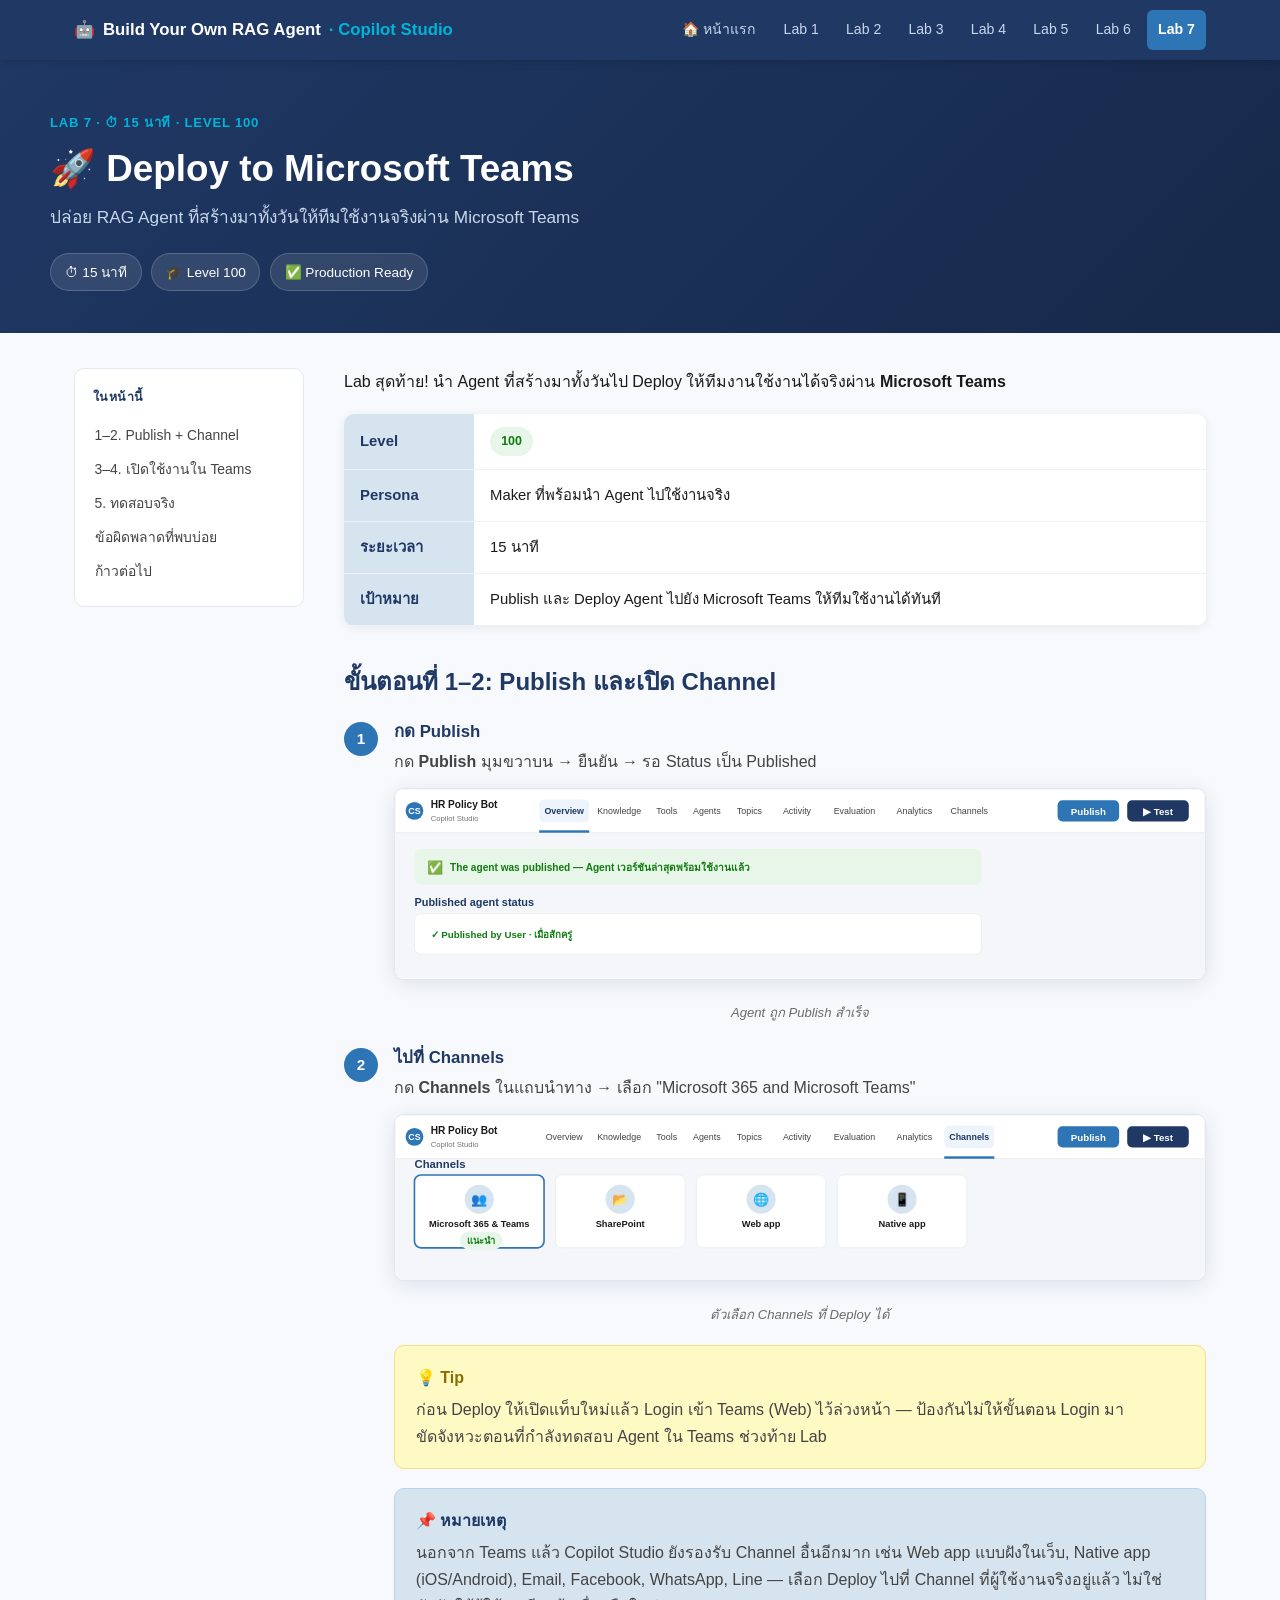
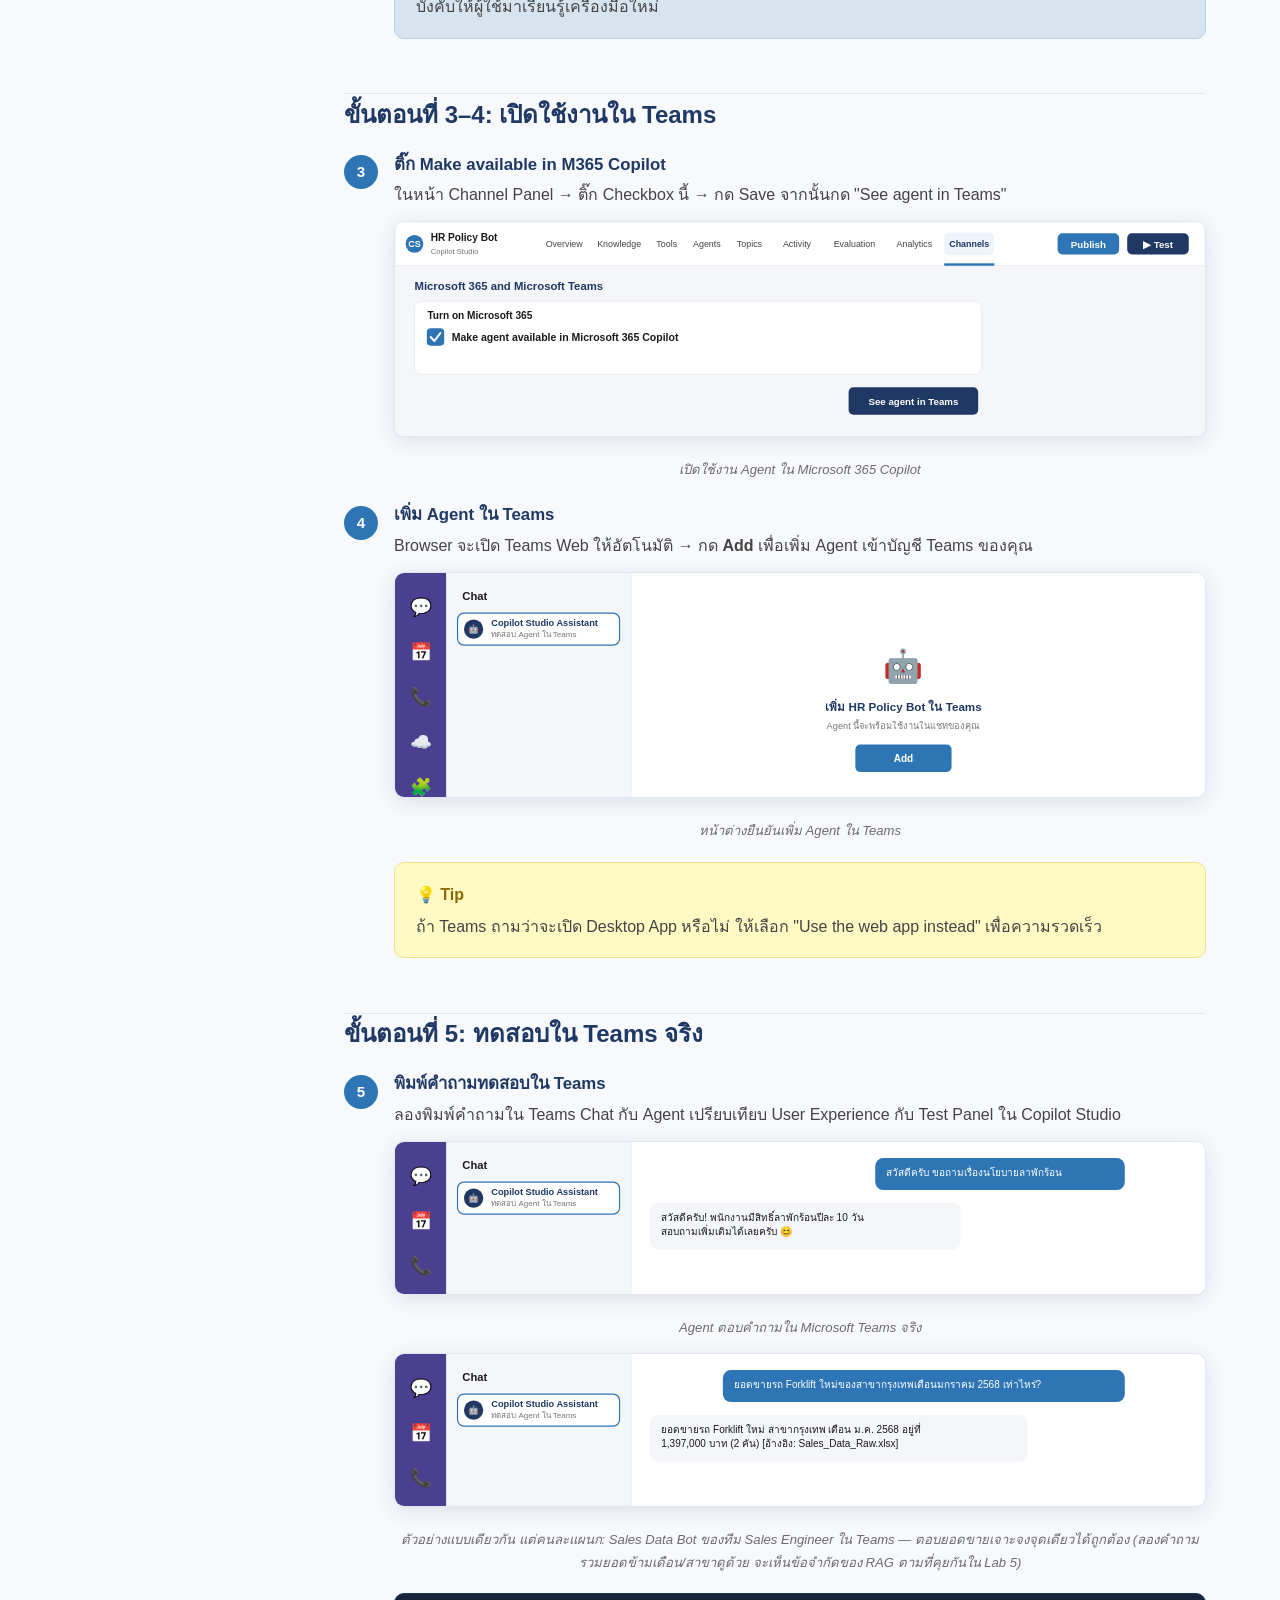
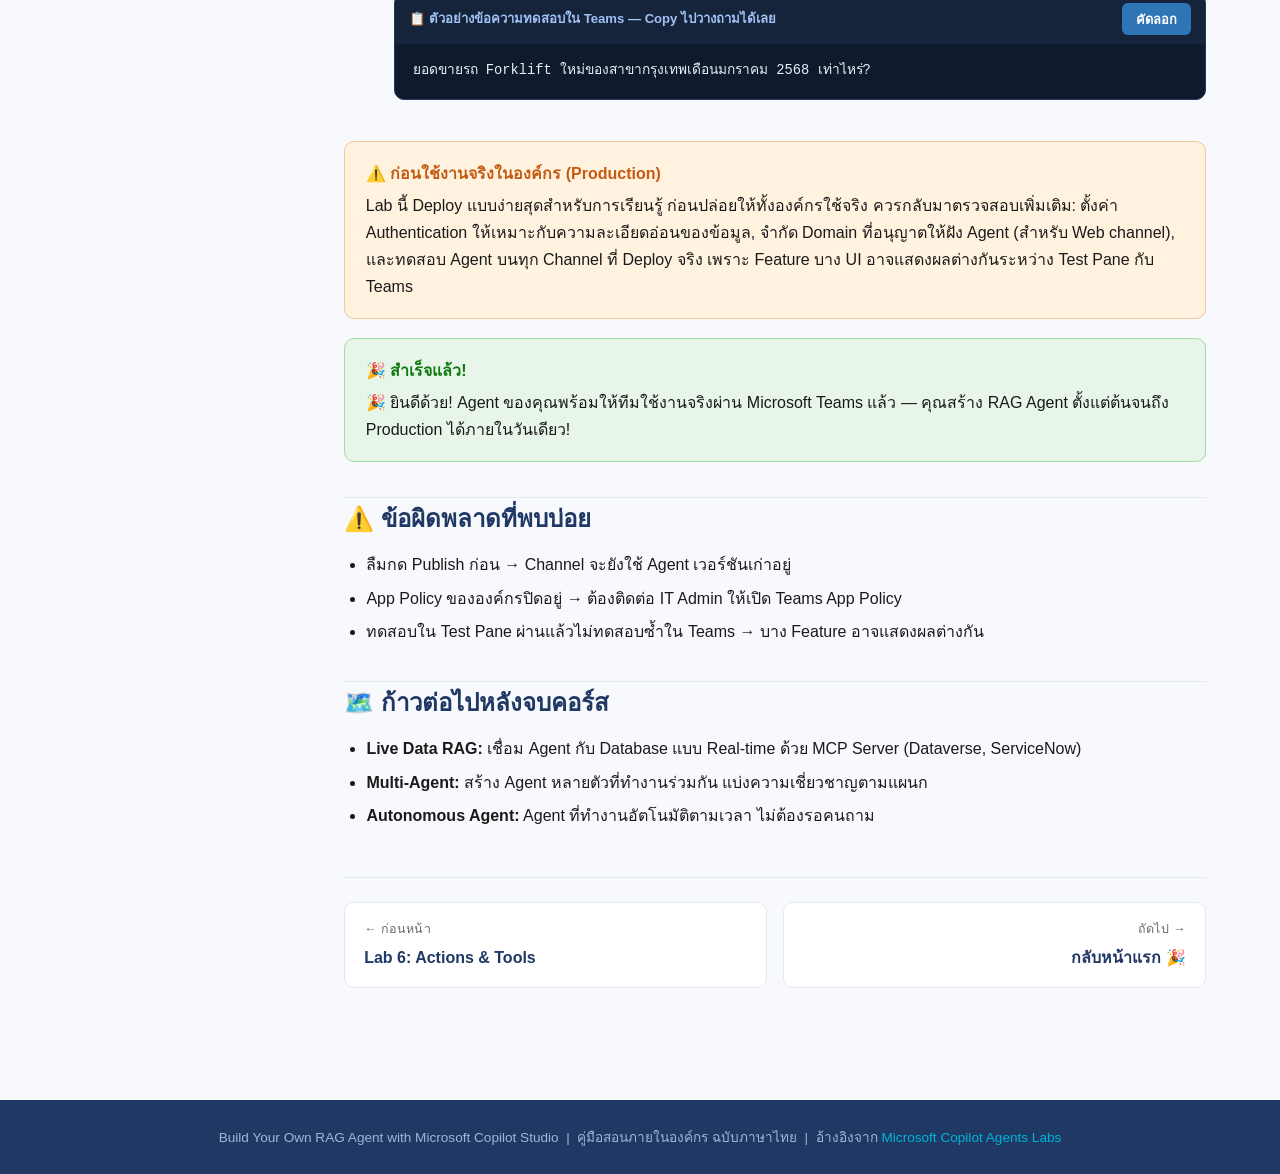
<file: website/lab7.html>
<!DOCTYPE html>
<html lang="th">
<head>
<meta charset="UTF-8">
<meta name="viewport" content="width=device-width, initial-scale=1.0">
<title>Lab 7: Deploy to Teams — RAG Course</title>
<link rel="stylesheet" href="assets/style.css">
</head>
<body>
<nav class="topnav"><div class="topnav-inner">
  <div class="topnav-brand"><span>🤖</span> Build Your Own RAG Agent<span class="dot"> · Copilot Studio</span></div>
  <div class="topnav-links"><a href="index.html">🏠 หน้าแรก</a><a href="lab1.html">Lab 1</a><a href="lab2.html">Lab 2</a><a href="lab3.html">Lab 3</a><a href="lab4.html">Lab 4</a><a href="lab5.html">Lab 5</a><a href="lab6.html">Lab 6</a><a href="lab7.html" class="active">Lab 7</a></div>
</div></nav>
<header class="hero"><div class="hero-inner">
    <span class="hero-eyebrow">LAB 7 · ⏱ 15 นาที · Level 100</span>
    <h1>🚀 Deploy to Microsoft Teams</h1>
    <p class="lead">ปล่อย RAG Agent ที่สร้างมาทั้งวันให้ทีมใช้งานจริงผ่าน Microsoft Teams</p>
    <div class="hero-meta"><span class="hero-pill">⏱ 15 นาที</span><span class="hero-pill">🎓 Level 100</span><span class="hero-pill">✅ Production Ready</span></div>
  </div></header>
<div class="page-wrap"><nav class="toc"><div class="toc-title">ในหน้านี้</div>
    <a href="#step1">1–2. Publish + Channel</a><a href="#step3">3–4. เปิดใช้งานใน Teams</a><a href="#step5">5. ทดสอบจริง</a><a href="#mistakes">ข้อผิดพลาดที่พบบ่อย</a><a href="#next">ก้าวต่อไป</a>
  </nav><div class="content">
    <p>Lab สุดท้าย! นำ Agent ที่สร้างมาทั้งวันไป Deploy ให้ทีมงานใช้งานได้จริงผ่าน <strong>Microsoft Teams</strong></p>

    <table class="meta-table"><tbody>
    <tr><th>Level</th><td><span class="badge badge-green">100</span></td></tr><tr><th>Persona</th><td>Maker ที่พร้อมนำ Agent ไปใช้งานจริง</td></tr><tr><th>ระยะเวลา</th><td>15 นาที</td></tr><tr><th>เป้าหมาย</th><td>Publish และ Deploy Agent ไปยัง Microsoft Teams ให้ทีมใช้งานได้ทันที</td></tr>
  </tbody></table>

    <h2 id="step1">ขั้นตอนที่ 1–2: Publish และเปิด Channel</h2>
    <div class="step">
    <div class="step-num">1</div>
    <div class="step-body"><h4>กด Publish</h4>
      <p>กด <strong>Publish</strong> มุมขวาบน → ยืนยัน → รอ Status เป็น Published</p>
      <div class="mockup"><svg viewBox="0 0 1000 234" xmlns="http://www.w3.org/2000/svg" font-family="Segoe UI, Tahoma, sans-serif">
    <rect width="1000" height="234" fill="#F4F6F9"/>
    <rect width="1000" height="54" fill="#FFFFFF"/>
    <rect width="1000" height="54" fill="none" stroke="#E8EBF0" stroke-width="1"/>
    <circle cx="24" cy="27" r="11" fill="#2E75B6"/>
    <text x="24" y="31" font-size="11" fill="#FFFFFF" text-anchor="middle" font-weight="700">CS</text>
    <text x="44" y="24" font-family="Segoe UI, Tahoma, sans-serif" font-size="12.5" font-weight="700" fill="#1A1A1A" text-anchor="start" style="">HR Policy Bot</text>
    <text x="44" y="39" font-family="Segoe UI, Tahoma, sans-serif" font-size="9.5" font-weight="400" fill="#767676" text-anchor="start" style="">Copilot Studio</text>
    <g><rect x="178" y="13" width="61.8" height="28" rx="6" ry="6" fill="#EEF4FB" stroke="none" stroke-width="1"/>
      <text x="208.9" y="31" font-family="Segoe UI, Tahoma, sans-serif" font-size="11" font-weight="700" fill="#1F3864" text-anchor="middle" style="">Overview</text>
      <rect x="178" y="51" width="61.8" height="3" fill="#2E75B6"/>
    </g><g>
      <text x="276.75" y="31" font-family="Segoe UI, Tahoma, sans-serif" font-size="11" font-weight="400" fill="#444444" text-anchor="middle" style="">Knowledge</text>
      
    </g><g>
      <text x="335.45000000000005" y="31" font-family="Segoe UI, Tahoma, sans-serif" font-size="11" font-weight="400" fill="#444444" text-anchor="middle" style="">Tools</text>
      
    </g><g>
      <text x="385.00000000000006" y="31" font-family="Segoe UI, Tahoma, sans-serif" font-size="11" font-weight="400" fill="#444444" text-anchor="middle" style="">Agents</text>
      
    </g><g>
      <text x="437.6000000000001" y="31" font-family="Segoe UI, Tahoma, sans-serif" font-size="11" font-weight="400" fill="#444444" text-anchor="middle" style="">Topics</text>
      
    </g><g>
      <text x="496.30000000000007" y="31" font-family="Segoe UI, Tahoma, sans-serif" font-size="11" font-weight="400" fill="#444444" text-anchor="middle" style="">Activity</text>
      
    </g><g>
      <text x="567.2" y="31" font-family="Segoe UI, Tahoma, sans-serif" font-size="11" font-weight="400" fill="#444444" text-anchor="middle" style="">Evaluation</text>
      
    </g><g>
      <text x="641.1500000000001" y="31" font-family="Segoe UI, Tahoma, sans-serif" font-size="11" font-weight="400" fill="#444444" text-anchor="middle" style="">Analytics</text>
      
    </g><g>
      <text x="709" y="31" font-family="Segoe UI, Tahoma, sans-serif" font-size="11" font-weight="400" fill="#444444" text-anchor="middle" style="">Channels</text>
      
    </g>
    <g><rect x="818" y="14" width="76" height="26" rx="6" ry="6" fill="#2E75B6" stroke="none" stroke-width="1.3"/><text x="856" y="31.5" font-family="Segoe UI, Tahoma, sans-serif" font-size="12" font-weight="600" fill="#FFFFFF" text-anchor="middle" style="">Publish</text></g>
    <g><rect x="904" y="14" width="76" height="26" rx="6" ry="6" fill="#1F3864" stroke="none" stroke-width="1.3"/><text x="942" y="31.5" font-family="Segoe UI, Tahoma, sans-serif" font-size="12" font-weight="600" fill="#FFFFFF" text-anchor="middle" style="">▶ Test</text></g>
    <g transform="translate(0, 54)">
    <rect x="24" y="20" width="700" height="44" rx="8" ry="8" fill="#E8F5E9" stroke="none" stroke-width="1"/>
    <text x="40" y="48" font-size="16">✅</text>
    <text x="68" y="47" font-family="Segoe UI, Tahoma, sans-serif" font-size="12.5" font-weight="700" fill="#107C10" text-anchor="start" style="">The agent was published — Agent เวอร์ชันล่าสุดพร้อมใช้งานแล้ว</text>
    <text x="24" y="90" font-family="Segoe UI, Tahoma, sans-serif" font-size="13.5" font-weight="700" fill="#1F3864" text-anchor="start" style="">Published agent status</text>
    <rect x="24" y="100" width="700" height="50" rx="8" ry="8" fill="#FFFFFF" stroke="#E8EBF0" stroke-width="1"/>
    <text x="44" y="130" font-family="Segoe UI, Tahoma, sans-serif" font-size="12" font-weight="700" fill="#107C10" text-anchor="start" style="">✓ Published by User · เมื่อสักครู่</text>
  </g>
  </svg></div><div class="mockup-caption">Agent ถูก Publish สำเร็จ</div>
    </div>
  </div>
    <div class="step">
    <div class="step-num">2</div>
    <div class="step-body"><h4>ไปที่ Channels</h4>
      <p>กด <strong>Channels</strong> ในแถบนำทาง → เลือก "Microsoft 365 and Microsoft Teams"</p>
      <div class="mockup"><svg viewBox="0 0 1000 204" xmlns="http://www.w3.org/2000/svg" font-family="Segoe UI, Tahoma, sans-serif">
    <rect width="1000" height="204" fill="#F4F6F9"/>
    <rect width="1000" height="54" fill="#FFFFFF"/>
    <rect width="1000" height="54" fill="none" stroke="#E8EBF0" stroke-width="1"/>
    <circle cx="24" cy="27" r="11" fill="#2E75B6"/>
    <text x="24" y="31" font-size="11" fill="#FFFFFF" text-anchor="middle" font-weight="700">CS</text>
    <text x="44" y="24" font-family="Segoe UI, Tahoma, sans-serif" font-size="12.5" font-weight="700" fill="#1A1A1A" text-anchor="start" style="">HR Policy Bot</text>
    <text x="44" y="39" font-family="Segoe UI, Tahoma, sans-serif" font-size="9.5" font-weight="400" fill="#767676" text-anchor="start" style="">Copilot Studio</text>
    <g>
      <text x="208.9" y="31" font-family="Segoe UI, Tahoma, sans-serif" font-size="11" font-weight="400" fill="#444444" text-anchor="middle" style="">Overview</text>
      
    </g><g>
      <text x="276.75" y="31" font-family="Segoe UI, Tahoma, sans-serif" font-size="11" font-weight="400" fill="#444444" text-anchor="middle" style="">Knowledge</text>
      
    </g><g>
      <text x="335.45000000000005" y="31" font-family="Segoe UI, Tahoma, sans-serif" font-size="11" font-weight="400" fill="#444444" text-anchor="middle" style="">Tools</text>
      
    </g><g>
      <text x="385.00000000000006" y="31" font-family="Segoe UI, Tahoma, sans-serif" font-size="11" font-weight="400" fill="#444444" text-anchor="middle" style="">Agents</text>
      
    </g><g>
      <text x="437.6000000000001" y="31" font-family="Segoe UI, Tahoma, sans-serif" font-size="11" font-weight="400" fill="#444444" text-anchor="middle" style="">Topics</text>
      
    </g><g>
      <text x="496.30000000000007" y="31" font-family="Segoe UI, Tahoma, sans-serif" font-size="11" font-weight="400" fill="#444444" text-anchor="middle" style="">Activity</text>
      
    </g><g>
      <text x="567.2" y="31" font-family="Segoe UI, Tahoma, sans-serif" font-size="11" font-weight="400" fill="#444444" text-anchor="middle" style="">Evaluation</text>
      
    </g><g>
      <text x="641.1500000000001" y="31" font-family="Segoe UI, Tahoma, sans-serif" font-size="11" font-weight="400" fill="#444444" text-anchor="middle" style="">Analytics</text>
      
    </g><g><rect x="678.1" y="13" width="61.8" height="28" rx="6" ry="6" fill="#EEF4FB" stroke="none" stroke-width="1"/>
      <text x="709" y="31" font-family="Segoe UI, Tahoma, sans-serif" font-size="11" font-weight="700" fill="#1F3864" text-anchor="middle" style="">Channels</text>
      <rect x="678.1" y="51" width="61.8" height="3" fill="#2E75B6"/>
    </g>
    <g><rect x="818" y="14" width="76" height="26" rx="6" ry="6" fill="#2E75B6" stroke="none" stroke-width="1.3"/><text x="856" y="31.5" font-family="Segoe UI, Tahoma, sans-serif" font-size="12" font-weight="600" fill="#FFFFFF" text-anchor="middle" style="">Publish</text></g>
    <g><rect x="904" y="14" width="76" height="26" rx="6" ry="6" fill="#1F3864" stroke="none" stroke-width="1.3"/><text x="942" y="31.5" font-family="Segoe UI, Tahoma, sans-serif" font-size="12" font-weight="600" fill="#FFFFFF" text-anchor="middle" style="">▶ Test</text></g>
    <g transform="translate(0, 54)"><text x="24" y="12" font-family="Segoe UI, Tahoma, sans-serif" font-size="14" font-weight="700" fill="#1F3864" text-anchor="start" style="">Channels</text><rect x="24" y="20" width="160" height="90" rx="8" ry="8" fill="#FFFFFF" stroke="#2E75B6" stroke-width="2"/><circle cx="104" cy="50" r="18" fill="#D6E4F0"/><text x="104" y="56" font-family="Segoe UI, Tahoma, sans-serif" font-size="16" font-weight="400" fill="#1A1A1A" text-anchor="middle" style="">👥</text><text x="104" y="84" font-family="Segoe UI, Tahoma, sans-serif" font-size="11.5" font-weight="700" fill="#1A1A1A" text-anchor="middle" style="">Microsoft 365 &amp; Teams</text><g><rect x="80" y="90" width="53" height="22" rx="11" ry="11" fill="#E8F5E9" stroke="none" stroke-width="1"/><text x="106.5" y="105" font-family="Segoe UI, Tahoma, sans-serif" font-size="11.5" font-weight="700" fill="#107C10" text-anchor="middle" style="">แนะนำ</text></g><rect x="198" y="20" width="160" height="90" rx="8" ry="8" fill="#FFFFFF" stroke="#E8EBF0" stroke-width="1"/><circle cx="278" cy="50" r="18" fill="#D6E4F0"/><text x="278" y="56" font-family="Segoe UI, Tahoma, sans-serif" font-size="16" font-weight="400" fill="#1A1A1A" text-anchor="middle" style="">📂</text><text x="278" y="84" font-family="Segoe UI, Tahoma, sans-serif" font-size="11.5" font-weight="700" fill="#1A1A1A" text-anchor="middle" style="">SharePoint</text><rect x="372" y="20" width="160" height="90" rx="8" ry="8" fill="#FFFFFF" stroke="#E8EBF0" stroke-width="1"/><circle cx="452" cy="50" r="18" fill="#D6E4F0"/><text x="452" y="56" font-family="Segoe UI, Tahoma, sans-serif" font-size="16" font-weight="400" fill="#1A1A1A" text-anchor="middle" style="">🌐</text><text x="452" y="84" font-family="Segoe UI, Tahoma, sans-serif" font-size="11.5" font-weight="700" fill="#1A1A1A" text-anchor="middle" style="">Web app</text><rect x="546" y="20" width="160" height="90" rx="8" ry="8" fill="#FFFFFF" stroke="#E8EBF0" stroke-width="1"/><circle cx="626" cy="50" r="18" fill="#D6E4F0"/><text x="626" y="56" font-family="Segoe UI, Tahoma, sans-serif" font-size="16" font-weight="400" fill="#1A1A1A" text-anchor="middle" style="">📱</text><text x="626" y="84" font-family="Segoe UI, Tahoma, sans-serif" font-size="11.5" font-weight="700" fill="#1A1A1A" text-anchor="middle" style="">Native app</text></g>
  </svg></div><div class="mockup-caption">ตัวเลือก Channels ที่ Deploy ได้</div>
      <div class="box box-tip">
    <div class="box-title">💡 Tip</div>
    <p>ก่อน Deploy ให้เปิดแท็บใหม่แล้ว Login เข้า Teams (Web) ไว้ล่วงหน้า — ป้องกันไม่ให้ขั้นตอน Login มาขัดจังหวะตอนที่กำลังทดสอบ Agent ใน Teams ช่วงท้าย Lab</p>
  </div>
      <div class="box box-note">
    <div class="box-title">📌 หมายเหตุ</div>
    <p>นอกจาก Teams แล้ว Copilot Studio ยังรองรับ Channel อื่นอีกมาก เช่น Web app แบบฝังในเว็บ, Native app (iOS/Android), Email, Facebook, WhatsApp, Line — เลือก Deploy ไปที่ Channel ที่ผู้ใช้งานจริงอยู่แล้ว ไม่ใช่บังคับให้ผู้ใช้มาเรียนรู้เครื่องมือใหม่</p>
  </div>
    </div>
  </div>

    <h2 id="step3">ขั้นตอนที่ 3–4: เปิดใช้งานใน Teams</h2>
    <div class="step">
    <div class="step-num">3</div>
    <div class="step-body"><h4>ติ๊ก Make available in M365 Copilot</h4>
      <p>ในหน้า Channel Panel → ติ๊ก Checkbox นี้ → กด Save จากนั้นกด "See agent in Teams"</p>
      <div class="mockup"><svg viewBox="0 0 1000 264" xmlns="http://www.w3.org/2000/svg" font-family="Segoe UI, Tahoma, sans-serif">
    <rect width="1000" height="264" fill="#F4F6F9"/>
    <rect width="1000" height="54" fill="#FFFFFF"/>
    <rect width="1000" height="54" fill="none" stroke="#E8EBF0" stroke-width="1"/>
    <circle cx="24" cy="27" r="11" fill="#2E75B6"/>
    <text x="24" y="31" font-size="11" fill="#FFFFFF" text-anchor="middle" font-weight="700">CS</text>
    <text x="44" y="24" font-family="Segoe UI, Tahoma, sans-serif" font-size="12.5" font-weight="700" fill="#1A1A1A" text-anchor="start" style="">HR Policy Bot</text>
    <text x="44" y="39" font-family="Segoe UI, Tahoma, sans-serif" font-size="9.5" font-weight="400" fill="#767676" text-anchor="start" style="">Copilot Studio</text>
    <g>
      <text x="208.9" y="31" font-family="Segoe UI, Tahoma, sans-serif" font-size="11" font-weight="400" fill="#444444" text-anchor="middle" style="">Overview</text>
      
    </g><g>
      <text x="276.75" y="31" font-family="Segoe UI, Tahoma, sans-serif" font-size="11" font-weight="400" fill="#444444" text-anchor="middle" style="">Knowledge</text>
      
    </g><g>
      <text x="335.45000000000005" y="31" font-family="Segoe UI, Tahoma, sans-serif" font-size="11" font-weight="400" fill="#444444" text-anchor="middle" style="">Tools</text>
      
    </g><g>
      <text x="385.00000000000006" y="31" font-family="Segoe UI, Tahoma, sans-serif" font-size="11" font-weight="400" fill="#444444" text-anchor="middle" style="">Agents</text>
      
    </g><g>
      <text x="437.6000000000001" y="31" font-family="Segoe UI, Tahoma, sans-serif" font-size="11" font-weight="400" fill="#444444" text-anchor="middle" style="">Topics</text>
      
    </g><g>
      <text x="496.30000000000007" y="31" font-family="Segoe UI, Tahoma, sans-serif" font-size="11" font-weight="400" fill="#444444" text-anchor="middle" style="">Activity</text>
      
    </g><g>
      <text x="567.2" y="31" font-family="Segoe UI, Tahoma, sans-serif" font-size="11" font-weight="400" fill="#444444" text-anchor="middle" style="">Evaluation</text>
      
    </g><g>
      <text x="641.1500000000001" y="31" font-family="Segoe UI, Tahoma, sans-serif" font-size="11" font-weight="400" fill="#444444" text-anchor="middle" style="">Analytics</text>
      
    </g><g><rect x="678.1" y="13" width="61.8" height="28" rx="6" ry="6" fill="#EEF4FB" stroke="none" stroke-width="1"/>
      <text x="709" y="31" font-family="Segoe UI, Tahoma, sans-serif" font-size="11" font-weight="700" fill="#1F3864" text-anchor="middle" style="">Channels</text>
      <rect x="678.1" y="51" width="61.8" height="3" fill="#2E75B6"/>
    </g>
    <g><rect x="818" y="14" width="76" height="26" rx="6" ry="6" fill="#2E75B6" stroke="none" stroke-width="1.3"/><text x="856" y="31.5" font-family="Segoe UI, Tahoma, sans-serif" font-size="12" font-weight="600" fill="#FFFFFF" text-anchor="middle" style="">Publish</text></g>
    <g><rect x="904" y="14" width="76" height="26" rx="6" ry="6" fill="#1F3864" stroke="none" stroke-width="1.3"/><text x="942" y="31.5" font-family="Segoe UI, Tahoma, sans-serif" font-size="12" font-weight="600" fill="#FFFFFF" text-anchor="middle" style="">▶ Test</text></g>
    <g transform="translate(0, 54)">
    <text x="24" y="30" font-family="Segoe UI, Tahoma, sans-serif" font-size="14" font-weight="700" fill="#1F3864" text-anchor="start" style="">Microsoft 365 and Microsoft Teams</text>
    <rect x="24" y="44" width="700" height="90" rx="8" ry="8" fill="#FFFFFF" stroke="#E8EBF0" stroke-width="1"/>
    <text x="40" y="66" font-family="Segoe UI, Tahoma, sans-serif" font-size="12.5" font-weight="700" fill="#1A1A1A" text-anchor="start" style="">Turn on Microsoft 365</text>
    <rect x="40" y="78" width="20" height="20" rx="4" ry="4" fill="#2E75B6" stroke="#2E75B6" stroke-width="1.5"/><path d="M 44 88 L 48.5 93 L 56 83" stroke="#FFFFFF" stroke-width="2.4" fill="none" stroke-linecap="round" stroke-linejoin="round"/><text x="70" y="93" font-family="Segoe UI, Tahoma, sans-serif" font-size="13" font-weight="600" fill="#1A1A1A" text-anchor="start" style="">Make agent available in Microsoft 365 Copilot</text>
    <g><rect x="560" y="150" width="160" height="34" rx="6" ry="6" fill="#1F3864" stroke="none" stroke-width="1.3"/><text x="640" y="171.5" font-family="Segoe UI, Tahoma, sans-serif" font-size="12" font-weight="600" fill="#FFFFFF" text-anchor="middle" style="">See agent in Teams</text></g>
  </g>
  </svg></div><div class="mockup-caption">เปิดใช้งาน Agent ใน Microsoft 365 Copilot</div>
    </div>
  </div>
    <div class="step">
    <div class="step-num">4</div>
    <div class="step-body"><h4>เพิ่ม Agent ใน Teams</h4>
      <p>Browser จะเปิด Teams Web ให้อัตโนมัติ → กด <strong>Add</strong> เพื่อเพิ่ม Agent เข้าบัญชี Teams ของคุณ</p>
      <div class="mockup"><svg viewBox="0 0 1010 280" xmlns="http://www.w3.org/2000/svg" font-family="Segoe UI, Tahoma, sans-serif">
    <rect width="1010" height="280" fill="#FFFFFF"/>
    <rect width="64" height="280" fill="#4B3F8F"/>
    <text x="32" y="50" font-size="22" text-anchor="middle">💬</text><text x="32" y="106" font-size="22" text-anchor="middle">📅</text><text x="32" y="162" font-size="22" text-anchor="middle">📞</text><text x="32" y="218" font-size="22" text-anchor="middle">☁️</text><text x="32" y="274" font-size="22" text-anchor="middle">🧩</text>
    <rect x="64" width="230" height="280" fill="#F4F6F9"/>
    <rect x="294" width="1" height="280" fill="#E8EBF0"/>
    <text x="84" y="34" font-family="Segoe UI, Tahoma, sans-serif" font-size="14" font-weight="700" fill="#1A1A1A" text-anchor="start" style="">Chat</text>
    <rect x="78" y="50" width="202" height="40" rx="8" ry="8" fill="#FFFFFF" stroke="#2E75B6" stroke-width="1.5"/>
    <circle cx="98" cy="70" r="12" fill="#1F3864"/>
    <text x="98" y="74" font-size="11" fill="#FFFFFF" text-anchor="middle" font-weight="700">🤖</text>
    <text x="120" y="66" font-family="Segoe UI, Tahoma, sans-serif" font-size="11.5" font-weight="700" fill="#1F3864" text-anchor="start" style="">Copilot Studio Assistant</text>
    <text x="120" y="80" font-family="Segoe UI, Tahoma, sans-serif" font-size="10" font-weight="400" fill="#767676" text-anchor="start" style="">ทดสอบ Agent ใน Teams</text>
    <g transform="translate(294, 0)">
    <text x="340" y="130" font-family="Segoe UI, Tahoma, sans-serif" font-size="40" font-weight="400" fill="#1A1A1A" text-anchor="middle" style="">🤖</text>
    <text x="340" y="172" font-family="Segoe UI, Tahoma, sans-serif" font-size="14.5" font-weight="700" fill="#1F3864" text-anchor="middle" style="">เพิ่ม HR Policy Bot ใน Teams</text>
    <text x="340" y="194" font-family="Segoe UI, Tahoma, sans-serif" font-size="11.5" font-weight="400" fill="#767676" text-anchor="middle" style="">Agent นี้จะพร้อมใช้งานในแชทของคุณ</text>
    <g><rect x="280" y="214" width="120" height="34" rx="6" ry="6" fill="#2E75B6" stroke="none" stroke-width="1.3"/><text x="340" y="235.5" font-family="Segoe UI, Tahoma, sans-serif" font-size="12.5" font-weight="600" fill="#FFFFFF" text-anchor="middle" style="">Add</text></g>
  </g>
  </svg></div><div class="mockup-caption">หน้าต่างยืนยันเพิ่ม Agent ใน Teams</div>
      <div class="box box-tip">
    <div class="box-title">💡 Tip</div>
    <p>ถ้า Teams ถามว่าจะเปิด Desktop App หรือไม่ ให้เลือก "Use the web app instead" เพื่อความรวดเร็ว</p>
  </div>
    </div>
  </div>

    <h2 id="step5">ขั้นตอนที่ 5: ทดสอบใน Teams จริง</h2>
    <div class="step">
    <div class="step-num">5</div>
    <div class="step-body"><h4>พิมพ์คำถามทดสอบใน Teams</h4>
      <p>ลองพิมพ์คำถามใน Teams Chat กับ Agent เปรียบเทียบ User Experience กับ Test Panel ใน Copilot Studio</p>
      <div class="mockup"><svg viewBox="0 0 1010 190" xmlns="http://www.w3.org/2000/svg" font-family="Segoe UI, Tahoma, sans-serif">
    <rect width="1010" height="190" fill="#FFFFFF"/>
    <rect width="64" height="190" fill="#4B3F8F"/>
    <text x="32" y="50" font-size="22" text-anchor="middle">💬</text><text x="32" y="106" font-size="22" text-anchor="middle">📅</text><text x="32" y="162" font-size="22" text-anchor="middle">📞</text><text x="32" y="218" font-size="22" text-anchor="middle">☁️</text><text x="32" y="274" font-size="22" text-anchor="middle">🧩</text>
    <rect x="64" width="230" height="190" fill="#F4F6F9"/>
    <rect x="294" width="1" height="190" fill="#E8EBF0"/>
    <text x="84" y="34" font-family="Segoe UI, Tahoma, sans-serif" font-size="14" font-weight="700" fill="#1A1A1A" text-anchor="start" style="">Chat</text>
    <rect x="78" y="50" width="202" height="40" rx="8" ry="8" fill="#FFFFFF" stroke="#2E75B6" stroke-width="1.5"/>
    <circle cx="98" cy="70" r="12" fill="#1F3864"/>
    <text x="98" y="74" font-size="11" fill="#FFFFFF" text-anchor="middle" font-weight="700">🤖</text>
    <text x="120" y="66" font-family="Segoe UI, Tahoma, sans-serif" font-size="11.5" font-weight="700" fill="#1F3864" text-anchor="start" style="">Copilot Studio Assistant</text>
    <text x="120" y="80" font-family="Segoe UI, Tahoma, sans-serif" font-size="10" font-weight="400" fill="#767676" text-anchor="start" style="">ทดสอบ Agent ใน Teams</text>
    <g transform="translate(294, 0)"><rect x="304.8" y="20" width="311.2" height="40" rx="10" ry="10" fill="#2E75B6" stroke="none" stroke-width="1"/><text x="318.8" y="42" font-family="Segoe UI, Tahoma, sans-serif" font-size="12.5" font-weight="400" fill="#FFFFFF" text-anchor="start" style="">สวัสดีครับ ขอถามเรื่องนโยบายลาพักร้อน</text><rect x="24" y="76" width="387.2" height="58" rx="10" ry="10" fill="#F4F6F9" stroke="none" stroke-width="1"/><text x="38" y="98" font-family="Segoe UI, Tahoma, sans-serif" font-size="12.5" font-weight="400" fill="#1A1A1A" text-anchor="start" style="">สวัสดีครับ! พนักงานมีสิทธิ์ลาพักร้อนปีละ 10 วัน</text><text x="38" y="116" font-family="Segoe UI, Tahoma, sans-serif" font-size="12.5" font-weight="400" fill="#1A1A1A" text-anchor="start" style="">สอบถามเพิ่มเติมได้เลยครับ 😊</text></g>
  </svg></div><div class="mockup-caption">Agent ตอบคำถามใน Microsoft Teams จริง</div>
      <div class="mockup"><svg viewBox="0 0 1010 190" xmlns="http://www.w3.org/2000/svg" font-family="Segoe UI, Tahoma, sans-serif">
    <rect width="1010" height="190" fill="#FFFFFF"/>
    <rect width="64" height="190" fill="#4B3F8F"/>
    <text x="32" y="50" font-size="22" text-anchor="middle">💬</text><text x="32" y="106" font-size="22" text-anchor="middle">📅</text><text x="32" y="162" font-size="22" text-anchor="middle">📞</text><text x="32" y="218" font-size="22" text-anchor="middle">☁️</text><text x="32" y="274" font-size="22" text-anchor="middle">🧩</text>
    <rect x="64" width="230" height="190" fill="#F4F6F9"/>
    <rect x="294" width="1" height="190" fill="#E8EBF0"/>
    <text x="84" y="34" font-family="Segoe UI, Tahoma, sans-serif" font-size="14" font-weight="700" fill="#1A1A1A" text-anchor="start" style="">Chat</text>
    <rect x="78" y="50" width="202" height="40" rx="8" ry="8" fill="#FFFFFF" stroke="#2E75B6" stroke-width="1.5"/>
    <circle cx="98" cy="70" r="12" fill="#1F3864"/>
    <text x="98" y="74" font-size="11" fill="#FFFFFF" text-anchor="middle" font-weight="700">🤖</text>
    <text x="120" y="66" font-family="Segoe UI, Tahoma, sans-serif" font-size="11.5" font-weight="700" fill="#1F3864" text-anchor="start" style="">Copilot Studio Assistant</text>
    <text x="120" y="80" font-family="Segoe UI, Tahoma, sans-serif" font-size="10" font-weight="400" fill="#767676" text-anchor="start" style="">ทดสอบ Agent ใน Teams</text>
    <g transform="translate(294, 0)"><rect x="114.80000000000001" y="20" width="501.2" height="40" rx="10" ry="10" fill="#2E75B6" stroke="none" stroke-width="1"/><text x="128.8" y="42" font-family="Segoe UI, Tahoma, sans-serif" font-size="12.5" font-weight="400" fill="#FFFFFF" text-anchor="start" style="">ยอดขายรถ Forklift ใหม่ของสาขากรุงเทพเดือนมกราคม 2568 เท่าไหร่?</text><rect x="24" y="76" width="470.79999999999995" height="58" rx="10" ry="10" fill="#F4F6F9" stroke="none" stroke-width="1"/><text x="38" y="98" font-family="Segoe UI, Tahoma, sans-serif" font-size="12.5" font-weight="400" fill="#1A1A1A" text-anchor="start" style="">ยอดขายรถ Forklift ใหม่ สาขากรุงเทพ เดือน ม.ค. 2568 อยู่ที่</text><text x="38" y="116" font-family="Segoe UI, Tahoma, sans-serif" font-size="12.5" font-weight="400" fill="#1A1A1A" text-anchor="start" style="">1,397,000 บาท (2 คัน) [อ้างอิง: Sales_Data_Raw.xlsx]</text></g>
  </svg></div><div class="mockup-caption">ตัวอย่างแบบเดียวกัน แต่คนละแผนก: Sales Data Bot ของทีม Sales Engineer ใน Teams — ตอบยอดขายเจาะจงจุดเดียวได้ถูกต้อง (ลองคำถามรวมยอดข้ามเดือน/สาขาดูด้วย จะเห็นข้อจำกัดของ RAG ตามที่คุยกันใน Lab 5)</div>
      <div class="prompt-box">
    <div class="prompt-box-header">
      <span class="prompt-box-label">📋 ตัวอย่างข้อความทดสอบใน Teams — Copy ไปวางถามได้เลย</span>
      <button class="prompt-copy-btn" onclick="copyPromptBox(this)">คัดลอก</button>
    </div>
    <pre class="prompt-box-text">ยอดขายรถ Forklift ใหม่ของสาขากรุงเทพเดือนมกราคม 2568 เท่าไหร่?</pre>
  </div>
    </div>
  </div>

    <div class="box box-warn">
    <div class="box-title">⚠️ ก่อนใช้งานจริงในองค์กร (Production)</div>
    
      <p>Lab นี้ Deploy แบบง่ายสุดสำหรับการเรียนรู้ ก่อนปล่อยให้ทั้งองค์กรใช้จริง ควรกลับมาตรวจสอบเพิ่มเติม: ตั้งค่า Authentication ให้เหมาะกับความละเอียดอ่อนของข้อมูล, จำกัด Domain ที่อนุญาตให้ฝัง Agent (สำหรับ Web channel), และทดสอบ Agent บนทุก Channel ที่ Deploy จริง เพราะ Feature บาง UI อาจแสดงผลต่างกันระหว่าง Test Pane กับ Teams</p>
    
  </div>

    <div class="box box-success">
    <div class="box-title">🎉 สำเร็จแล้ว!</div>
    <p>🎉 ยินดีด้วย! Agent ของคุณพร้อมให้ทีมใช้งานจริงผ่าน Microsoft Teams แล้ว — คุณสร้าง RAG Agent ตั้งแต่ต้นจนถึง Production ได้ภายในวันเดียว!</p>
  </div>

    <h2 id="mistakes">⚠️ ข้อผิดพลาดที่พบบ่อย</h2>
    <ul>
      <li>ลืมกด Publish ก่อน → Channel จะยังใช้ Agent เวอร์ชันเก่าอยู่</li>
      <li>App Policy ขององค์กรปิดอยู่ → ต้องติดต่อ IT Admin ให้เปิด Teams App Policy</li>
      <li>ทดสอบใน Test Pane ผ่านแล้วไม่ทดสอบซ้ำใน Teams → บาง Feature อาจแสดงผลต่างกัน</li>
    </ul>

    <h2 id="next">🗺️ ก้าวต่อไปหลังจบคอร์ส</h2>
    <ul>
      <li><strong>Live Data RAG:</strong> เชื่อม Agent กับ Database แบบ Real-time ด้วย MCP Server (Dataverse, ServiceNow)</li>
      <li><strong>Multi-Agent:</strong> สร้าง Agent หลายตัวที่ทำงานร่วมกัน แบ่งความเชี่ยวชาญตามแผนก</li>
      <li><strong>Autonomous Agent:</strong> Agent ที่ทำงานอัตโนมัติตามเวลา ไม่ต้องรอคนถาม</li>
    </ul>
  <div class="footer-nav">
    <a href="lab6.html"><div class="dir">← ก่อนหน้า</div><div class="lbl">Lab 6: Actions & Tools</div></a>
    <a href="index.html" class="next"><div class="dir">ถัดไป →</div><div class="lbl">กลับหน้าแรก 🎉</div></a>
  </div></div></div>
<footer class="site-footer">
  Build Your Own RAG Agent with Microsoft Copilot Studio &nbsp;|&nbsp; คู่มือสอนภายในองค์กร ฉบับภาษาไทย &nbsp;|&nbsp; อ้างอิงจาก <a href="https://microsoft.github.io/mcs-labs/" target="_blank">Microsoft Copilot Agents Labs</a>
</footer>
<script>
function copyPromptBox(btn) {
  var pre = btn.closest('.prompt-box').querySelector('.prompt-box-text');
  var text = pre.innerText;
  function done() {
    var original = btn.textContent;
    btn.textContent = '✓ คัดลอกแล้ว';
    btn.classList.add('copied');
    setTimeout(function () {
      btn.textContent = original;
      btn.classList.remove('copied');
    }, 1500);
  }
  if (navigator.clipboard && navigator.clipboard.writeText) {
    navigator.clipboard.writeText(text).then(done).catch(function () { fallbackCopyPrompt(text, done); });
  } else {
    fallbackCopyPrompt(text, done);
  }
}
function fallbackCopyPrompt(text, cb) {
  var ta = document.createElement('textarea');
  ta.value = text;
  ta.style.position = 'fixed';
  ta.style.opacity = '0';
  document.body.appendChild(ta);
  ta.select();
  try { document.execCommand('copy'); } catch (e) {}
  document.body.removeChild(ta);
  if (cb) cb();
}
</script>
</body>
</html>
</file>
<file: website/assets/style.css>
/* ============================================================
   RAG Agent Course — Shared Stylesheet
   Theme: Navy #1F3864 / Blue #2E75B6 (matches course slides & docs)
   ============================================================ */

:root {
  --navy: #1F3864;
  --navy-light: #2A4A7F;
  --blue: #2E75B6;
  --blue-light: #D6E4F0;
  --cyan: #00B4D8;
  --green: #107C10;
  --green-light: #E8F5E9;
  --orange: #C55A11;
  --orange-light: #FFF3E0;
  --red: #C00000;
  --red-light: #FFEBEE;
  --yellow-light: #FFF9C4;
  --purple: #7B2FBE;
  --gray-900: #1A1A1A;
  --gray-700: #444444;
  --gray-500: #6B6B6B;
  --gray-300: #CCCCCC;
  --gray-100: #F2F2F2;
  --white: #FFFFFF;
  --radius: 10px;
  --radius-sm: 6px;
  --shadow: 0 2px 10px rgba(31, 56, 100, 0.08);
  --shadow-md: 0 4px 20px rgba(31, 56, 100, 0.12);
  --maxw: 1180px;
}

* { box-sizing: border-box; }

html { scroll-behavior: smooth; }

body {
  margin: 0;
  font-family: "Leelawadee UI", "Noto Sans Thai", "Sarabun", "Tahoma", "Segoe UI", -apple-system, sans-serif;
  color: var(--gray-900);
  background: #F7F9FC;
  line-height: 1.7;
  font-size: 16px;
}

img, svg { max-width: 100%; display: block; }

a { color: var(--blue); text-decoration: none; }
a:hover { text-decoration: underline; }

h1, h2, h3, h4 { font-family: inherit; color: var(--navy); line-height: 1.35; }
h1 { font-size: 2rem; margin: 0 0 .5rem; }
h2 { font-size: 1.5rem; margin: 2.2rem 0 1rem; padding-top: .3rem; border-top: 1px solid #E4E9F1; }
h2:first-of-type { border-top: none; }
h3 { font-size: 1.2rem; margin: 1.6rem 0 .7rem; color: var(--blue); }
h4 { font-size: 1.05rem; margin: 1.2rem 0 .5rem; }

p { margin: 0 0 1rem; }
ul, ol { padding-left: 1.4rem; }
li { margin-bottom: .4rem; }

code {
  background: #EEF2F8;
  padding: .15em .4em;
  border-radius: 4px;
  font-size: .92em;
  color: #B03A2E;
  font-family: "Cascadia Code", Consolas, monospace;
}

/* ---------- Top Navigation ---------- */
.topnav {
  background: var(--navy);
  color: var(--white);
  position: sticky;
  top: 0;
  z-index: 100;
  box-shadow: 0 2px 8px rgba(0,0,0,.15);
}
.topnav-inner {
  max-width: var(--maxw);
  margin: 0 auto;
  padding: 0 1.5rem;
  display: flex;
  align-items: center;
  height: 60px;
  gap: 1.5rem;
}
.topnav-brand {
  display: flex;
  align-items: center;
  gap: .5rem;
  font-weight: 700;
  color: var(--white);
  font-size: 1.05rem;
  white-space: nowrap;
}
.topnav-brand .dot { color: var(--cyan); }
.topnav-links {
  display: flex;
  gap: .3rem;
  flex-wrap: wrap;
  margin-left: auto;
  font-size: .88rem;
}
.topnav-links a {
  color: #C7D7EC;
  padding: .5rem .7rem;
  border-radius: 6px;
  white-space: nowrap;
}
.topnav-links a:hover { background: rgba(255,255,255,.08); color: var(--white); text-decoration: none; }
.topnav-links a.active { background: var(--blue); color: var(--white); font-weight: 600; }

/* ---------- Hero ---------- */
.hero {
  background: linear-gradient(135deg, var(--navy) 0%, #16294A 100%);
  color: var(--white);
  padding: 3rem 1.5rem 2.6rem;
}
.hero-inner { max-width: var(--maxw); margin: 0 auto; }
.hero-eyebrow {
  display: inline-block;
  color: var(--cyan);
  font-weight: 700;
  font-size: .82rem;
  letter-spacing: .06em;
  text-transform: uppercase;
  margin-bottom: .6rem;
}
.hero h1 { color: var(--white); font-size: 2.3rem; margin-bottom: .6rem; }
.hero p.lead { color: #C7D7EC; font-size: 1.08rem; max-width: 720px; margin: 0; }
.hero-meta {
  display: flex;
  gap: .6rem;
  flex-wrap: wrap;
  margin-top: 1.3rem;
}
.hero-pill {
  background: rgba(255,255,255,.1);
  border: 1px solid rgba(255,255,255,.18);
  color: var(--white);
  padding: .4rem .85rem;
  border-radius: 30px;
  font-size: .85rem;
  display: flex;
  align-items: center;
  gap: .4rem;
}

/* ---------- Layout with Sidebar TOC ---------- */
.page-wrap {
  max-width: var(--maxw);
  margin: 0 auto;
  padding: 2.2rem 1.5rem 4rem;
  display: grid;
  grid-template-columns: 230px 1fr;
  gap: 2.5rem;
  align-items: start;
}
.toc {
  position: sticky;
  top: 80px;
  background: var(--white);
  border: 1px solid #E4E9F1;
  border-radius: var(--radius);
  padding: 1.1rem 1.1rem;
  font-size: .87rem;
}
.toc-title {
  font-weight: 700;
  color: var(--navy);
  font-size: .78rem;
  text-transform: uppercase;
  letter-spacing: .04em;
  margin-bottom: .7rem;
}
.toc a {
  display: block;
  color: var(--gray-700);
  padding: .32rem 0;
  border-left: 2px solid transparent;
  padding-left: .7rem;
  margin-left: -.7rem;
}
.toc a:hover { color: var(--blue); text-decoration: none; border-left-color: var(--blue-light); }
.toc a.sub { padding-left: 1.3rem; font-size: .85em; color: var(--gray-500); }

.content { min-width: 0; }

/* ---------- Meta table (Level/Persona/Duration) ---------- */
.meta-table {
  width: 100%;
  border-collapse: collapse;
  margin: 1.2rem 0 2rem;
  font-size: .93rem;
  background: var(--white);
  border-radius: var(--radius);
  overflow: hidden;
  box-shadow: var(--shadow);
}
.meta-table th, .meta-table td {
  padding: .8rem 1rem;
  text-align: left;
  border-bottom: 1px solid #EEF2F8;
}
.meta-table th {
  background: var(--blue-light);
  color: var(--navy);
  font-weight: 700;
  white-space: nowrap;
  width: 130px;
}

/* ---------- Cards / Boxes ---------- */
.box {
  border-radius: var(--radius);
  padding: 1.1rem 1.3rem;
  margin: 1.2rem 0;
  border: 1px solid transparent;
}
.box-tip { background: var(--yellow-light); border-color: #F0E08A; }
.box-warn { background: var(--orange-light); border-color: #F0C89A; }
.box-note { background: var(--blue-light); border-color: #B9D2EA; }
.box-success { background: var(--green-light); border-color: #A6D8A8; }
.box-title { font-weight: 700; margin-bottom: .3rem; display: flex; align-items: center; gap: .5rem; }
.box-tip .box-title { color: #8A6D00; }
.box-warn .box-title { color: var(--orange); }
.box-note .box-title { color: var(--navy); }
.box-success .box-title { color: var(--green); }
.box p:last-child { margin-bottom: 0; }

/* ---------- Prompt box (copy-paste-able prompt examples) ---------- */
.prompt-box {
  background: #0F1B2D;
  border-radius: var(--radius);
  margin: 1.2rem 0;
  overflow: hidden;
  border: 1px solid #1F3864;
}
.prompt-box-header {
  display: flex;
  justify-content: space-between;
  align-items: center;
  gap: .8rem;
  padding: .55rem .9rem;
  background: #16243B;
}
.prompt-box-label {
  color: #9FC1F5;
  font-size: .82rem;
  font-weight: 700;
}
.prompt-copy-btn {
  flex: 0 0 auto;
  background: var(--blue);
  color: var(--white);
  border: none;
  border-radius: var(--radius-sm);
  padding: .35rem .85rem;
  font-size: .8rem;
  font-weight: 700;
  font-family: inherit;
  cursor: pointer;
}
.prompt-copy-btn:hover { background: #2564A0; }
.prompt-copy-btn.copied { background: var(--green); }
.prompt-box-text {
  margin: 0;
  padding: 1rem 1.1rem;
  color: #E8EEF7;
  font-family: "Cascadia Code", Consolas, monospace;
  font-size: .86rem;
  line-height: 1.65;
  white-space: pre-wrap;
  word-break: break-word;
}

/* ---------- Step blocks ---------- */
.step {
  display: flex;
  gap: 1rem;
  margin: 1.4rem 0;
  align-items: flex-start;
}
.step-num {
  flex: 0 0 auto;
  width: 34px; height: 34px;
  border-radius: 50%;
  background: var(--blue);
  color: var(--white);
  display: flex;
  align-items: center;
  justify-content: center;
  font-weight: 700;
  font-size: .95rem;
  margin-top: .1rem;
}
.step-body { flex: 1; min-width: 0; }
.step-body h4 { margin: 0 0 .3rem; color: var(--navy); }
.step-body p { margin: 0 0 .5rem; color: var(--gray-700); }

/* ---------- Mockup frame (SVG screenshot wrapper) ---------- */
.mockup {
  margin: .8rem 0 1.4rem;
  border-radius: var(--radius);
  overflow: hidden;
  box-shadow: var(--shadow-md);
  border: 1px solid #E1E7F0;
  background: var(--white);
}
.mockup-caption {
  font-size: .82rem;
  color: var(--gray-500);
  text-align: center;
  margin-top: .5rem;
  font-style: italic;
}

/* ---------- Use case section header ---------- */
.usecase-header {
  background: var(--navy);
  color: var(--white);
  padding: 1rem 1.4rem;
  border-radius: var(--radius) var(--radius) 0 0;
  margin-top: 2.6rem;
  display: flex;
  align-items: center;
  gap: .8rem;
}
.usecase-header .num {
  background: var(--cyan);
  color: var(--navy);
  font-weight: 800;
  border-radius: 50%;
  width: 32px; height: 32px;
  display: flex; align-items: center; justify-content: center;
  flex: 0 0 auto;
  font-size: .95rem;
}
.usecase-header h2 { color: var(--white); margin: 0; border: none; padding: 0; font-size: 1.25rem; }
.usecase-body {
  background: var(--white);
  border: 1px solid #E4E9F1;
  border-top: none;
  border-radius: 0 0 var(--radius) var(--radius);
  padding: 1.5rem 1.6rem 1.8rem;
  margin-bottom: .5rem;
}
.usecase-meta {
  display: flex;
  gap: 1.5rem;
  flex-wrap: wrap;
  font-size: .85rem;
  color: var(--gray-500);
  margin-bottom: 1rem;
  padding-bottom: 1rem;
  border-bottom: 1px dashed #E4E9F1;
}
.usecase-meta strong { color: var(--navy); }

/* ---------- Concept table ---------- */
.concept-table { width: 100%; border-collapse: collapse; margin: 1rem 0 1.6rem; font-size: .92rem; }
.concept-table th {
  background: var(--blue);
  color: var(--white);
  padding: .7rem .9rem;
  text-align: left;
  font-weight: 700;
}
.concept-table td { padding: .75rem .9rem; border-bottom: 1px solid #EEF2F8; vertical-align: top; background: var(--white); }
.concept-table tr:nth-child(even) td { background: #FAFBFD; }
.concept-table td.term { font-weight: 700; color: var(--navy); white-space: nowrap; }

/* ---------- Badge pills ---------- */
.badge {
  display: inline-block;
  padding: .25rem .7rem;
  border-radius: 20px;
  font-size: .78rem;
  font-weight: 700;
}
.badge-blue { background: var(--blue-light); color: var(--navy); }
.badge-green { background: var(--green-light); color: var(--green); }
.badge-orange { background: var(--orange-light); color: var(--orange); }

/* ---------- Footer nav (prev/next) ---------- */
.footer-nav {
  display: flex;
  justify-content: space-between;
  gap: 1rem;
  margin-top: 3rem;
  padding-top: 1.5rem;
  border-top: 1px solid #E4E9F1;
}
.footer-nav a {
  flex: 1;
  background: var(--white);
  border: 1px solid #E4E9F1;
  border-radius: var(--radius);
  padding: 1rem 1.2rem;
  color: var(--gray-900);
  display: block;
  transition: box-shadow .15s;
}
.footer-nav a:hover { box-shadow: var(--shadow); text-decoration: none; border-color: var(--blue); }
.footer-nav .dir { font-size: .78rem; color: var(--gray-500); text-transform: uppercase; letter-spacing: .03em; }
.footer-nav .lbl { font-weight: 700; color: var(--navy); margin-top: .2rem; }
.footer-nav .next { text-align: right; }

/* ---------- Site footer ---------- */
.site-footer {
  background: var(--navy);
  color: #9FB6D6;
  text-align: center;
  padding: 1.6rem;
  font-size: .85rem;
  margin-top: 3rem;
}
.site-footer a { color: var(--cyan); }

/* ---------- Home page: lab cards grid ---------- */
.lab-grid {
  display: grid;
  grid-template-columns: repeat(auto-fit, minmax(300px, 1fr));
  gap: 1.3rem;
  margin: 1.6rem 0 2.5rem;
}
.lab-card {
  background: var(--white);
  border: 1px solid #E4E9F1;
  border-radius: var(--radius);
  overflow: hidden;
  box-shadow: var(--shadow);
  transition: transform .15s, box-shadow .15s;
  display: flex;
  flex-direction: column;
}
.lab-card:hover { transform: translateY(-3px); box-shadow: var(--shadow-md); text-decoration: none; }
.lab-card-head {
  padding: 1.1rem 1.3rem .9rem;
  color: var(--white);
  display: flex;
  align-items: center;
  gap: .7rem;
}
.lab-card-head .icon { font-size: 1.6rem; }
.lab-card-head .num { font-size: .78rem; opacity: .85; font-weight: 700; letter-spacing: .04em; text-transform: uppercase; }
.lab-card-head h3 { color: var(--white); margin: .1rem 0 0; font-size: 1.05rem; }
.lab-card-body { padding: 1rem 1.3rem 1.3rem; flex: 1; display: flex; flex-direction: column; }
.lab-card-body p { color: var(--gray-700); font-size: .9rem; flex: 1; }
.lab-card-foot {
  display: flex;
  justify-content: space-between;
  align-items: center;
  font-size: .82rem;
  color: var(--gray-500);
  margin-top: .8rem;
  padding-top: .8rem;
  border-top: 1px dashed #E4E9F1;
}

/* Agenda timeline table (home page) */
.agenda-table { width: 100%; border-collapse: collapse; font-size: .92rem; margin: 1rem 0 2rem; background: var(--white); border-radius: var(--radius); overflow: hidden; box-shadow: var(--shadow); }
.agenda-table th { background: var(--navy); color: var(--white); padding: .7rem .9rem; text-align: left; }
.agenda-table td { padding: .65rem .9rem; border-bottom: 1px solid #EEF2F8; }
.agenda-table tr:last-child td { border-bottom: none; }
.agenda-table td.time { white-space: nowrap; font-weight: 700; color: var(--blue); width: 110px; }

/* Callout intro paragraph on home */
.intro-lead { font-size: 1.05rem; color: var(--gray-700); max-width: 820px; }

/* responsive */
@media (max-width: 860px) {
  .page-wrap { grid-template-columns: 1fr; }
  .toc { position: static; margin-bottom: 1rem; }
  .hero h1 { font-size: 1.7rem; }
  .step { flex-direction: column; }
}

/* Print niceties */
@media print {
  .topnav, .toc, .footer-nav, .site-footer { display: none; }
  .page-wrap { grid-template-columns: 1fr; }
  .prompt-copy-btn { display: none; }
  .prompt-box, .prompt-box-text { background: #F7F9FC; color: var(--gray-900); border-color: #CCCCCC; }
  .prompt-box-header { background: #EEF2F8; }
}
</file>
